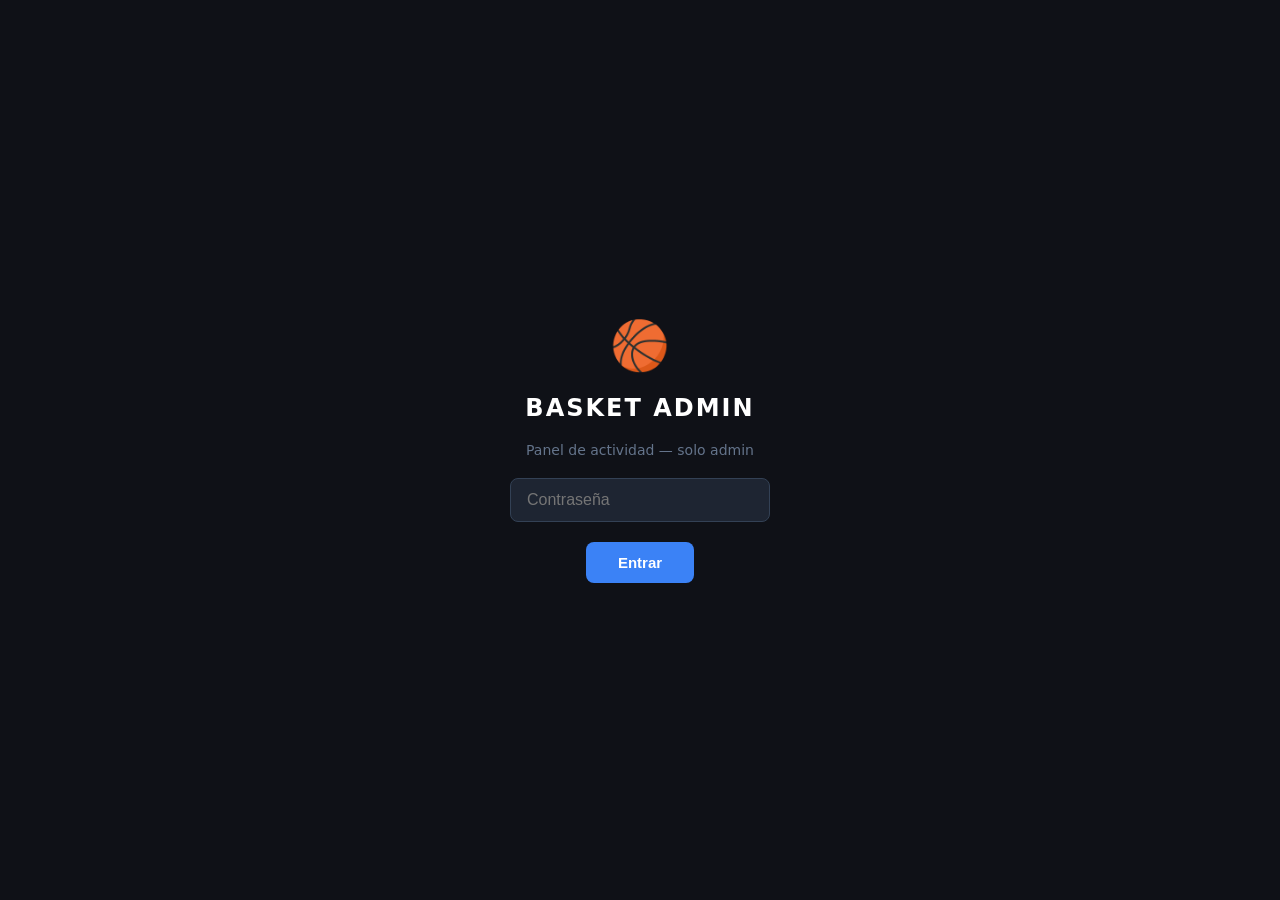
<file: admin/index.html>
<!DOCTYPE html>
<html lang="es">
<head>
  <meta charset="UTF-8">
  <meta name="viewport" content="width=device-width, initial-scale=1">
  <title>Admin — Basket Activity Log</title>
  <style>
    * { box-sizing: border-box; margin: 0; padding: 0; }
    body { font-family: system-ui, sans-serif; background: #0f1117; color: #e2e8f0; min-height: 100vh; }

    /* ── Login Screen ── */
    #loginScreen {
      display: flex; flex-direction: column; align-items: center; justify-content: center;
      min-height: 100vh; gap: 20px; padding: 32px;
    }
    #loginScreen h1 { font-size: 24px; letter-spacing: 2px; color: #fff; }
    #loginScreen p  { color: #64748b; font-size: 14px; }
    #pwInput {
      padding: 12px 16px; border-radius: 8px; border: 1px solid #334155;
      background: #1e2532; color: #fff; font-size: 16px; width: 260px; outline: none;
    }
    #pwInput:focus { border-color: #3b82f6; }
    #loginBtn {
      padding: 12px 32px; border-radius: 8px; border: none;
      background: #3b82f6; color: #fff; font-size: 15px; font-weight: 600; cursor: pointer;
    }
    #loginBtn:hover { background: #2563eb; }
    #loginErr { color: #ef4444; font-size: 13px; display: none; }

    /* ── Dashboard ── */
    #dashboard { display: none; padding: 24px; max-width: 1100px; margin: 0 auto; }
    .dash-header {
      display: flex; align-items: center; justify-content: space-between;
      margin-bottom: 28px; flex-wrap: wrap; gap: 12px;
    }
    .dash-header h1 { font-size: 20px; letter-spacing: 1px; }
    .dash-controls { display: flex; align-items: center; gap: 12px; flex-wrap: wrap; }
    select, input[type=text] {
      padding: 8px 12px; border-radius: 6px; border: 1px solid #334155;
      background: #1e2532; color: #e2e8f0; font-size: 13px;
    }
    #refreshBtn {
      padding: 8px 18px; border-radius: 6px; border: none;
      background: #1e40af; color: #fff; font-size: 13px; cursor: pointer;
    }
    #refreshBtn:hover { background: #1d4ed8; }
    .stats-row {
      display: grid; grid-template-columns: repeat(auto-fit, minmax(160px, 1fr));
      gap: 12px; margin-bottom: 24px;
    }
    .stat-card {
      background: #1e2532; border-radius: 10px; padding: 16px;
      border: 1px solid #1e3a5f;
    }
    .stat-card .num { font-size: 32px; font-weight: 700; color: #60a5fa; }
    .stat-card .lbl { font-size: 12px; color: #64748b; margin-top: 4px; }

    /* ── Table ── */
    .table-wrap { overflow-x: auto; }
    table { width: 100%; border-collapse: collapse; font-size: 13px; }
    thead th {
      background: #1e2532; padding: 10px 14px; text-align: left;
      color: #94a3b8; font-weight: 600; border-bottom: 1px solid #1e3a5f; white-space: nowrap;
    }
    tbody tr { border-bottom: 1px solid #1a202c; }
    tbody tr:hover { background: #1a2536; }
    tbody td { padding: 9px 14px; color: #cbd5e1; }
    .badge {
      display: inline-block; padding: 2px 8px; border-radius: 20px;
      font-size: 11px; font-weight: 600; text-transform: uppercase;
    }
    .badge-open    { background: #1e3a5f; color: #60a5fa; }
    .badge-save    { background: #14532d; color: #4ade80; }
    .badge-other   { background: #2d2736; color: #a78bfa; }
    .tracker-chip {
      display: inline-block; padding: 2px 8px; border-radius: 4px;
      font-size: 11px; background: #1e293b; color: #94a3b8;
    }
    #emptyMsg { text-align: center; padding: 60px; color: #475569; font-size: 15px; }
    #loadingMsg { text-align: center; padding: 60px; color: #64748b; font-size: 14px; }
    #logoutBtn {
      padding: 6px 14px; border-radius: 6px; border: 1px solid #334155;
      background: transparent; color: #64748b; font-size: 12px; cursor: pointer;
    }
    #logoutBtn:hover { color: #e2e8f0; border-color: #475569; }
  </style>
</head>
<body>

<!-- Login -->
<div id="loginScreen">
  <div style="font-size:48px">🏀</div>
  <h1>BASKET ADMIN</h1>
  <p>Panel de actividad — solo admin</p>
  <input id="pwInput" type="password" placeholder="Contraseña" autocomplete="current-password">
  <button id="loginBtn" onclick="doLogin()">Entrar</button>
  <div id="loginErr">Contraseña incorrecta</div>
</div>

<!-- Dashboard -->
<div id="dashboard">
  <div class="dash-header">
    <h1>🏀 Basket Activity Log</h1>
    <div class="dash-controls">
      <select id="filterTracker"><option value="">Todos los trackers</option></select>
      <select id="filterEvent">
        <option value="">Todos los eventos</option>
        <option value="app_open">app_open</option>
        <option value="history_save">history_save</option>
      </select>
      <input id="filterSearch" type="text" placeholder="Buscar..." style="width:160px">
      <button id="refreshBtn" onclick="loadLog()">↺ Actualizar</button>
      <button id="logoutBtn" onclick="doLogout()">Cerrar sesión</button>
    </div>
  </div>

  <div class="stats-row">
    <div class="stat-card"><div class="num" id="statTotal">—</div><div class="lbl">Eventos totales</div></div>
    <div class="stat-card"><div class="num" id="statOpens">—</div><div class="lbl">App opens</div></div>
    <div class="stat-card"><div class="num" id="statSaves">—</div><div class="lbl">Partidos guardados</div></div>
    <div class="stat-card"><div class="num" id="statTrackers">—</div><div class="lbl">Trackers activos</div></div>
  </div>

  <div class="table-wrap">
    <div id="loadingMsg">Cargando...</div>
    <div id="emptyMsg" style="display:none">Sin actividad registrada.</div>
    <table id="logTable" style="display:none">
      <thead>
        <tr>
          <th>Fecha / Hora</th>
          <th>Evento</th>
          <th>Tracker</th>
          <th>Extra</th>
        </tr>
      </thead>
      <tbody id="logBody"></tbody>
    </table>
  </div>
</div>

<script>
const FB_BASE = 'https://titans-tracker-default-rtdb.firebaseio.com';
const PW_HASH = 'b29812aaafb56b9be02534da3fb7fcebbdaefad317cf8db0aab0cea26bd8fbf0';

const TRACKER_LABELS = {
  titans_copa18: 'Titans Copa Sub 18',
  titans_ludos18: 'Titans Ludos Sub 18',
  titans_copa16: 'Titans Copa Sub 16',
  titans_ludos14: 'Titans Ludos Sub 14',
  titans_copa12: 'Titans Copa Sub 12',
  mba_sub13: 'MBA Sub 13',
  mba_sub15: 'MBA Sub 15',
  mba_sub17: 'MBA Sub 17',
};

let allEvents = [];

async function sha256(str) {
  const buf = await crypto.subtle.digest('SHA-256', new TextEncoder().encode(str));
  return Array.from(new Uint8Array(buf)).map(b => b.toString(16).padStart(2, '0')).join('');
}

async function doLogin() {
  const pw = document.getElementById('pwInput').value;
  const hash = await sha256(pw);
  if (hash === PW_HASH) {
    sessionStorage.setItem('admin_ok', '1');
    document.getElementById('loginScreen').style.display = 'none';
    document.getElementById('dashboard').style.display = 'block';
    loadLog();
  } else {
    document.getElementById('loginErr').style.display = 'block';
    document.getElementById('pwInput').value = '';
  }
}

function doLogout() {
  sessionStorage.removeItem('admin_ok');
  document.getElementById('dashboard').style.display = 'none';
  document.getElementById('loginScreen').style.display = 'flex';
  document.getElementById('pwInput').value = '';
}

document.getElementById('pwInput').addEventListener('keydown', e => {
  if (e.key === 'Enter') doLogin();
  document.getElementById('loginErr').style.display = 'none';
});

['filterTracker', 'filterEvent', 'filterSearch'].forEach(id =>
  document.getElementById(id).addEventListener('input', renderTable));

async function loadLog() {
  document.getElementById('loadingMsg').style.display = 'block';
  document.getElementById('emptyMsg').style.display = 'none';
  document.getElementById('logTable').style.display = 'none';

  try {
    const r = await fetch(`${FB_BASE}/activity_log.json`);
    const data = await r.json();

    if (!data) { allEvents = []; }
    else {
      allEvents = Object.values(data).map(e => ({
        event: e.event || '',
        tracker: e.tracker || '',
        ts: e.ts || 0,
        extra: { ...e, event: undefined, tracker: undefined, ts: undefined }
      })).sort((a, b) => b.ts - a.ts);
    }

    // Populate tracker filter
    const sel = document.getElementById('filterTracker');
    const trackers = [...new Set(allEvents.map(e => e.tracker))].sort();
    sel.innerHTML = '<option value="">Todos los trackers</option>';
    trackers.forEach(t => {
      const opt = document.createElement('option');
      opt.value = t;
      opt.textContent = TRACKER_LABELS[t] || t;
      sel.appendChild(opt);
    });

    renderTable();
  } catch(e) {
    document.getElementById('loadingMsg').textContent = 'Error al cargar: ' + e.message;
  }
}

function renderTable() {
  const filterT = document.getElementById('filterTracker').value;
  const filterE = document.getElementById('filterEvent').value;
  const filterS = document.getElementById('filterSearch').value.toLowerCase();

  const filtered = allEvents.filter(e => {
    if (filterT && e.tracker !== filterT) return false;
    if (filterE && e.event !== filterE) return false;
    if (filterS) {
      const hay = (e.event + e.tracker + (TRACKER_LABELS[e.tracker]||'')).toLowerCase();
      if (!hay.includes(filterS)) return false;
    }
    return true;
  });

  const opens  = filtered.filter(e => e.event === 'app_open').length;
  const saves  = filtered.filter(e => e.event === 'history_save').length;
  const activeT = new Set(filtered.map(e => e.tracker)).size;

  document.getElementById('statTotal').textContent    = filtered.length;
  document.getElementById('statOpens').textContent    = opens;
  document.getElementById('statSaves').textContent    = saves;
  document.getElementById('statTrackers').textContent = activeT;

  document.getElementById('loadingMsg').style.display = 'none';

  if (filtered.length === 0) {
    document.getElementById('emptyMsg').style.display = 'block';
    document.getElementById('logTable').style.display = 'none';
    return;
  }

  document.getElementById('emptyMsg').style.display = 'none';
  document.getElementById('logTable').style.display = 'table';

  const body = document.getElementById('logBody');
  body.innerHTML = '';
  filtered.forEach(e => {
    const tr = document.createElement('tr');
    const dt = e.ts ? new Date(e.ts).toLocaleString('es-PA', {
      year:'numeric', month:'2-digit', day:'2-digit',
      hour:'2-digit', minute:'2-digit', second:'2-digit', hour12: false
    }) : '—';

    const badgeCls = e.event === 'app_open' ? 'badge-open'
                   : e.event === 'history_save' ? 'badge-save' : 'badge-other';

    let detail = '';
    if (e.event === 'history_save' && e.extra.gameName) {
      const score = (e.extra.titansScore != null && e.extra.rivalScore != null)
        ? `<span style="color:#4ade80;font-weight:600">${e.extra.titansScore}</span> - <span style="color:#f87171">${e.extra.rivalScore}</span> `
        : '';
      const players = Array.isArray(e.extra.players) && e.extra.players.length
        ? `<div style="color:#64748b;font-size:11px;margin-top:4px">${e.extra.players.join(' · ')}</div>`
        : '';
      detail = `<div>${score}<span style="color:#e2e8f0">${e.extra.gameName}</span></div>${players}`;
    } else if (e.event === 'app_open' && Array.isArray(e.extra.players) && e.extra.players.length) {
      detail = `<div style="color:#64748b;font-size:11px">${e.extra.players.join(' · ')}</div>`;
    } else {
      const extraKeys = Object.keys(e.extra).filter(k => e.extra[k] != null && k !== 'players');
      detail = extraKeys.length ? extraKeys.map(k => `${k}: ${e.extra[k]}`).join(', ') : '—';
    }

    tr.innerHTML = `
      <td>${dt}</td>
      <td><span class="badge ${badgeCls}">${e.event}</span></td>
      <td><span class="tracker-chip">${TRACKER_LABELS[e.tracker] || e.tracker || '—'}</span></td>
      <td style="font-size:12px">${detail}</td>
    `;
    body.appendChild(tr);
  });
}

// Auto-enter if already logged in this session
if (sessionStorage.getItem('admin_ok') === '1') {
  document.getElementById('loginScreen').style.display = 'none';
  document.getElementById('dashboard').style.display = 'block';
  loadLog();
}
</script>
</body>
</html>
</file>
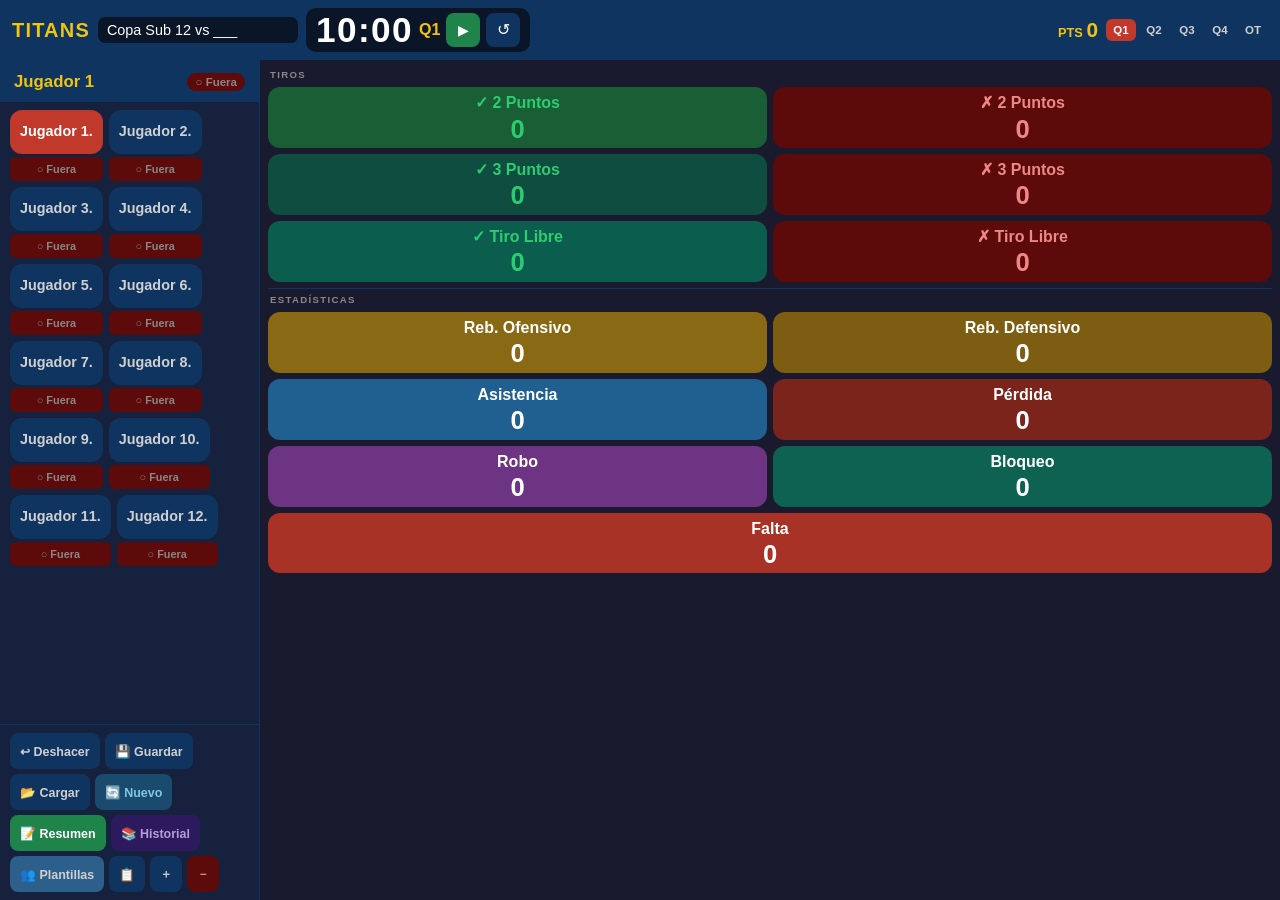
<file: Hombres/Basket/Sub 12/Copa Talento Sub 12/index.html>
<!DOCTYPE html>
<html lang="es">
<head>
  <meta charset="UTF-8">
  <meta name="viewport" content="width=device-width, initial-scale=1, viewport-fit=cover">

  <!-- PWA / iOS -->
  <meta name="apple-mobile-web-app-capable" content="yes">
  <meta name="apple-mobile-web-app-status-bar-style" content="black-translucent">
  <meta name="apple-mobile-web-app-title" content="Copa Talento Sub 12">
  <meta name="theme-color" content="#1a1a2e">
  <link rel="apple-touch-icon" href="icon-192.svg">
  <link rel="manifest" href="manifest.json">

  <title>Copa Talento Sub 12</title>
  <link rel="stylesheet" href="style.css">
</head>
<body>
<div id="app">

  <!-- ═══ HEADER ═══════════════════════════════════════════════════════════ -->
  <header id="header">
    <div class="hd-brand">
      <span class="brand-text">TITANS</span>
      <input id="gameName" type="text" value="Titans vs ___"
             autocomplete="off" spellcheck="false" aria-label="Nombre del partido">
    </div>

    <div class="hd-clock">
      <div id="clockDisplay" class="clock-num">10:00</div>
      <span id="clockQuarter" class="clock-qtr">Q1</span>
      <button id="btnToggleClock" class="icon-btn play-btn" aria-label="Iniciar/Pausar">▶</button>
      <button id="btnResetClock"  class="icon-btn"          aria-label="Resetear cuarto">↺</button>
    </div>

    <div class="hd-right">
      <div class="score-box">PTS <span id="scoreVal">0</span></div>
      <div id="quarterSelector" class="qtr-sel" role="group" aria-label="Cuarto"></div>
    </div>
  </header>

  <!-- ═══ CUERPO (split en landscape) ════════════════════════════════════ -->
  <div class="app-body">

    <!-- Panel izquierdo (landscape) / sección superior (portrait) -->
    <aside id="panelLeft">

      <!-- Jugador activo -->
      <div id="activeBadge" class="active-badge">
        <div id="activeName" class="active-name">Selecciona un jugador</div>
        <div id="activeStatus" class="active-status"></div>
      </div>

      <!-- Lista de jugadores (scroll horizontal) -->
      <div id="playerList" class="player-list" role="list"></div>

      <!-- Log de acciones (solo visible en landscape) -->
      <div id="actionLog" class="action-log landscape-only"></div>

      <!-- Controles -->
      <div class="ctrl-bar">
        <button id="btnUndo"      class="ctrl-btn">↩ Deshacer</button>
        <button id="btnSave"      class="ctrl-btn">💾 Guardar</button>
        <button id="btnLoad"      class="ctrl-btn">📂 Cargar</button>
        <button id="btnNewGame"   class="ctrl-btn new-game-btn">🔄 Nuevo</button>
        <button id="btnReport"    class="ctrl-btn accent-btn">📝 Resumen</button>
        <button id="btnHistorial" class="ctrl-btn hist-btn">📚 Historial</button>
        <button id="btnPlantillas" class="ctrl-btn tpl-btn">👥 Plantillas</button>
        <button id="btnTable"     class="ctrl-btn">📋</button>
        <button id="btnAdd"       class="ctrl-btn">＋</button>
        <button id="btnRemove"    class="ctrl-btn danger-btn">－</button>
      </div>
    </aside>

    <!-- Panel derecho: botones de estadísticas -->
    <main id="panelRight">
      <div id="statGrid" class="stat-grid" role="group" aria-label="Estadísticas"></div>
    </main>

  </div><!-- /app-body -->

  <!-- ═══ TABLA (toggle) ══════════════════════════════════════════════════ -->
  <section id="tableSection" class="table-section hidden" aria-live="polite">
    <div class="table-topbar">
      <span>ESTADÍSTICAS EN VIVO</span>
      <button id="btnCloseTable" class="close-btn">✕</button>
    </div>
    <div class="table-scroll">
      <table id="statsTable"></table>
    </div>
  </section>

</div><!-- /app -->

<!-- Toast notifications -->
<div id="toast" role="status" aria-live="polite"></div>

<!-- SheetJS — cargado async; SW lo cachea para uso offline -->
<script src="https://cdn.sheetjs.com/xlsx-0.20.2/package/dist/xlsx.full.min.js" defer></script>
<script src="app.js?v=5" defer></script>

<!-- Plantillas Modal -->
<div id="tplModal" class="tpl-overlay" hidden>
  <div class="tpl-box">
    <div class="tpl-hdr">
      <span>👥 Plantillas de Equipo</span>
      <button class="tpl-close-btn" onclick="document.getElementById('tplModal').hidden=true">✕</button>
    </div>
    <div id="tplList" class="tpl-list"></div>
    <div class="tpl-footer">
      <button class="tpl-action-btn" onclick="saveCurrentAsTemplate()">💾 Guardar nómina actual como plantilla</button>
    </div>
  </div>
</div>

</body>
</html>
</file>
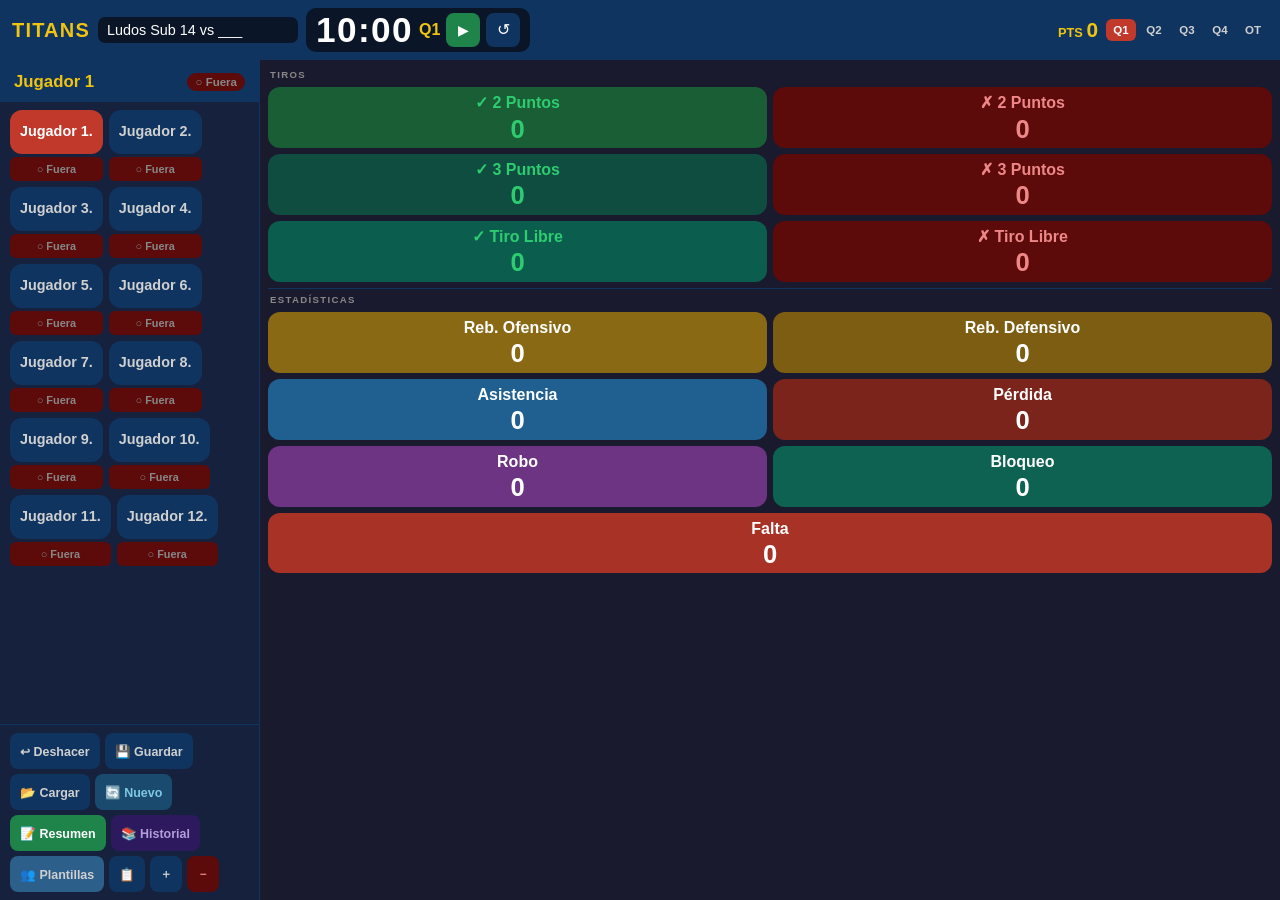
<file: Hombres/Basket/Sub 14/Ludos Sub 14/index.html>
<!DOCTYPE html>
<html lang="es">
<head>
  <meta charset="UTF-8">
  <meta name="viewport" content="width=device-width, initial-scale=1, viewport-fit=cover">

  <!-- PWA / iOS -->
  <meta name="apple-mobile-web-app-capable" content="yes">
  <meta name="apple-mobile-web-app-status-bar-style" content="black-translucent">
  <meta name="apple-mobile-web-app-title" content="Ludos Sub 14">
  <meta name="theme-color" content="#1a1a2e">
  <link rel="apple-touch-icon" href="icon-192.svg">
  <link rel="manifest" href="manifest.json">

  <title>Ludos Sub 14</title>
  <link rel="stylesheet" href="style.css">
</head>
<body>
<div id="app">

  <!-- ═══ HEADER ═══════════════════════════════════════════════════════════ -->
  <header id="header">
    <div class="hd-brand">
      <span class="brand-text">TITANS</span>
      <input id="gameName" type="text" value="Titans vs ___"
             autocomplete="off" spellcheck="false" aria-label="Nombre del partido">
    </div>

    <div class="hd-clock">
      <div id="clockDisplay" class="clock-num">10:00</div>
      <span id="clockQuarter" class="clock-qtr">Q1</span>
      <button id="btnToggleClock" class="icon-btn play-btn" aria-label="Iniciar/Pausar">▶</button>
      <button id="btnResetClock"  class="icon-btn"          aria-label="Resetear cuarto">↺</button>
    </div>

    <div class="hd-right">
      <div class="score-box">PTS <span id="scoreVal">0</span></div>
      <div id="quarterSelector" class="qtr-sel" role="group" aria-label="Cuarto"></div>
    </div>
  </header>

  <!-- ═══ CUERPO (split en landscape) ════════════════════════════════════ -->
  <div class="app-body">

    <!-- Panel izquierdo (landscape) / sección superior (portrait) -->
    <aside id="panelLeft">

      <!-- Jugador activo -->
      <div id="activeBadge" class="active-badge">
        <div id="activeName" class="active-name">Selecciona un jugador</div>
        <div id="activeStatus" class="active-status"></div>
      </div>

      <!-- Lista de jugadores (scroll horizontal) -->
      <div id="playerList" class="player-list" role="list"></div>

      <!-- Log de acciones (solo visible en landscape) -->
      <div id="actionLog" class="action-log landscape-only"></div>

      <!-- Controles -->
      <div class="ctrl-bar">
        <button id="btnUndo"      class="ctrl-btn">↩ Deshacer</button>
        <button id="btnSave"      class="ctrl-btn">💾 Guardar</button>
        <button id="btnLoad"      class="ctrl-btn">📂 Cargar</button>
        <button id="btnNewGame"   class="ctrl-btn new-game-btn">🔄 Nuevo</button>
        <button id="btnReport"    class="ctrl-btn accent-btn">📝 Resumen</button>
        <button id="btnHistorial" class="ctrl-btn hist-btn">📚 Historial</button>
        <button id="btnPlantillas" class="ctrl-btn tpl-btn">👥 Plantillas</button>
        <button id="btnTable"     class="ctrl-btn">📋</button>
        <button id="btnAdd"       class="ctrl-btn">＋</button>
        <button id="btnRemove"    class="ctrl-btn danger-btn">－</button>
      </div>
    </aside>

    <!-- Panel derecho: botones de estadísticas -->
    <main id="panelRight">
      <div id="statGrid" class="stat-grid" role="group" aria-label="Estadísticas"></div>
    </main>

  </div><!-- /app-body -->

  <!-- ═══ TABLA (toggle) ══════════════════════════════════════════════════ -->
  <section id="tableSection" class="table-section hidden" aria-live="polite">
    <div class="table-topbar">
      <span>ESTADÍSTICAS EN VIVO</span>
      <button id="btnCloseTable" class="close-btn">✕</button>
    </div>
    <div class="table-scroll">
      <table id="statsTable"></table>
    </div>
  </section>

</div><!-- /app -->

<!-- Toast notifications -->
<div id="toast" role="status" aria-live="polite"></div>

<!-- SheetJS — cargado async; SW lo cachea para uso offline -->
<script src="https://cdn.sheetjs.com/xlsx-0.20.2/package/dist/xlsx.full.min.js" defer></script>
<script src="app.js?v=5" defer></script>

<!-- Plantillas Modal -->
<div id="tplModal" class="tpl-overlay" hidden>
  <div class="tpl-box">
    <div class="tpl-hdr">
      <span>👥 Plantillas de Equipo</span>
      <button class="tpl-close-btn" onclick="document.getElementById('tplModal').hidden=true">✕</button>
    </div>
    <div id="tplList" class="tpl-list"></div>
    <div class="tpl-footer">
      <button class="tpl-action-btn" onclick="saveCurrentAsTemplate()">💾 Guardar nómina actual como plantilla</button>
    </div>
  </div>
</div>

</body>
</html>
</file>
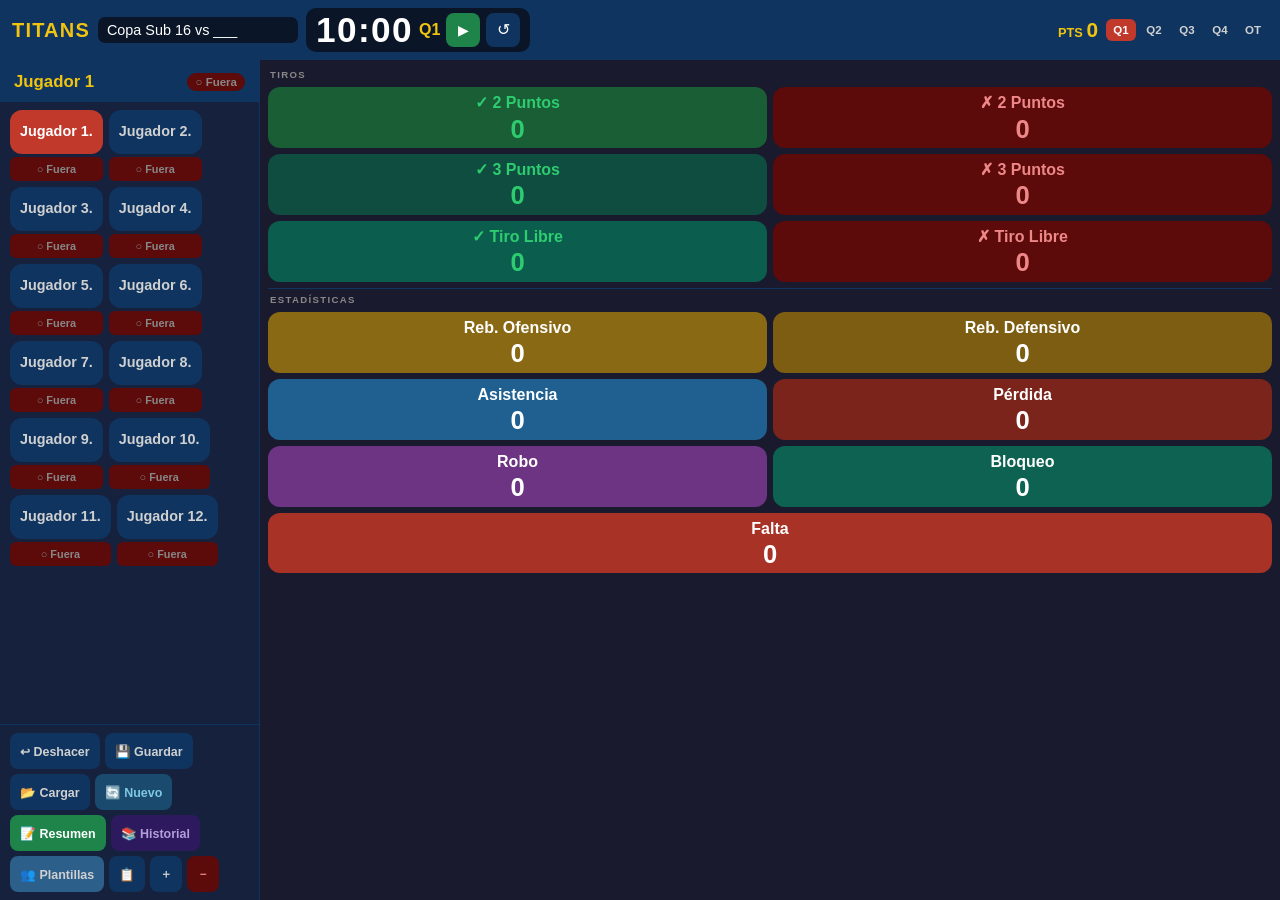
<file: Hombres/Basket/Sub 16/Copa Talento Sub 16/index.html>
<!DOCTYPE html>
<html lang="es">
<head>
  <meta charset="UTF-8">
  <meta name="viewport" content="width=device-width, initial-scale=1, viewport-fit=cover">

  <!-- PWA / iOS -->
  <meta name="apple-mobile-web-app-capable" content="yes">
  <meta name="apple-mobile-web-app-status-bar-style" content="black-translucent">
  <meta name="apple-mobile-web-app-title" content="Copa Talento Sub 16">
  <meta name="theme-color" content="#1a1a2e">
  <link rel="apple-touch-icon" href="icon-192.svg">
  <link rel="manifest" href="manifest.json">

  <title>Copa Talento Sub 16</title>
  <link rel="stylesheet" href="style.css">
</head>
<body>
<div id="app">

  <!-- ═══ HEADER ═══════════════════════════════════════════════════════════ -->
  <header id="header">
    <div class="hd-brand">
      <span class="brand-text">TITANS</span>
      <input id="gameName" type="text" value="Titans vs ___"
             autocomplete="off" spellcheck="false" aria-label="Nombre del partido">
    </div>

    <div class="hd-clock">
      <div id="clockDisplay" class="clock-num">10:00</div>
      <span id="clockQuarter" class="clock-qtr">Q1</span>
      <button id="btnToggleClock" class="icon-btn play-btn" aria-label="Iniciar/Pausar">▶</button>
      <button id="btnResetClock"  class="icon-btn"          aria-label="Resetear cuarto">↺</button>
    </div>

    <div class="hd-right">
      <div class="score-box">PTS <span id="scoreVal">0</span></div>
      <div id="quarterSelector" class="qtr-sel" role="group" aria-label="Cuarto"></div>
    </div>
  </header>

  <!-- ═══ CUERPO (split en landscape) ════════════════════════════════════ -->
  <div class="app-body">

    <!-- Panel izquierdo (landscape) / sección superior (portrait) -->
    <aside id="panelLeft">

      <!-- Jugador activo -->
      <div id="activeBadge" class="active-badge">
        <div id="activeName" class="active-name">Selecciona un jugador</div>
        <div id="activeStatus" class="active-status"></div>
      </div>

      <!-- Lista de jugadores (scroll horizontal) -->
      <div id="playerList" class="player-list" role="list"></div>

      <!-- Log de acciones (solo visible en landscape) -->
      <div id="actionLog" class="action-log landscape-only"></div>

      <!-- Controles -->
      <div class="ctrl-bar">
        <button id="btnUndo"      class="ctrl-btn">↩ Deshacer</button>
        <button id="btnSave"      class="ctrl-btn">💾 Guardar</button>
        <button id="btnLoad"      class="ctrl-btn">📂 Cargar</button>
        <button id="btnNewGame"   class="ctrl-btn new-game-btn">🔄 Nuevo</button>
        <button id="btnReport"    class="ctrl-btn accent-btn">📝 Resumen</button>
        <button id="btnHistorial" class="ctrl-btn hist-btn">📚 Historial</button>
        <button id="btnPlantillas" class="ctrl-btn tpl-btn">👥 Plantillas</button>
        <button id="btnTable"     class="ctrl-btn">📋</button>
        <button id="btnAdd"       class="ctrl-btn">＋</button>
        <button id="btnRemove"    class="ctrl-btn danger-btn">－</button>
      </div>
    </aside>

    <!-- Panel derecho: botones de estadísticas -->
    <main id="panelRight">
      <div id="statGrid" class="stat-grid" role="group" aria-label="Estadísticas"></div>
    </main>

  </div><!-- /app-body -->

  <!-- ═══ TABLA (toggle) ══════════════════════════════════════════════════ -->
  <section id="tableSection" class="table-section hidden" aria-live="polite">
    <div class="table-topbar">
      <span>ESTADÍSTICAS EN VIVO</span>
      <button id="btnCloseTable" class="close-btn">✕</button>
    </div>
    <div class="table-scroll">
      <table id="statsTable"></table>
    </div>
  </section>

</div><!-- /app -->

<!-- Toast notifications -->
<div id="toast" role="status" aria-live="polite"></div>

<!-- SheetJS — cargado async; SW lo cachea para uso offline -->
<script src="https://cdn.sheetjs.com/xlsx-0.20.2/package/dist/xlsx.full.min.js" defer></script>
<script src="app.js?v=5" defer></script>

<!-- Plantillas Modal -->
<div id="tplModal" class="tpl-overlay" hidden>
  <div class="tpl-box">
    <div class="tpl-hdr">
      <span>👥 Plantillas de Equipo</span>
      <button class="tpl-close-btn" onclick="document.getElementById('tplModal').hidden=true">✕</button>
    </div>
    <div id="tplList" class="tpl-list"></div>
    <div class="tpl-footer">
      <button class="tpl-action-btn" onclick="saveCurrentAsTemplate()">💾 Guardar nómina actual como plantilla</button>
    </div>
  </div>
</div>

</body>
</html>
</file>
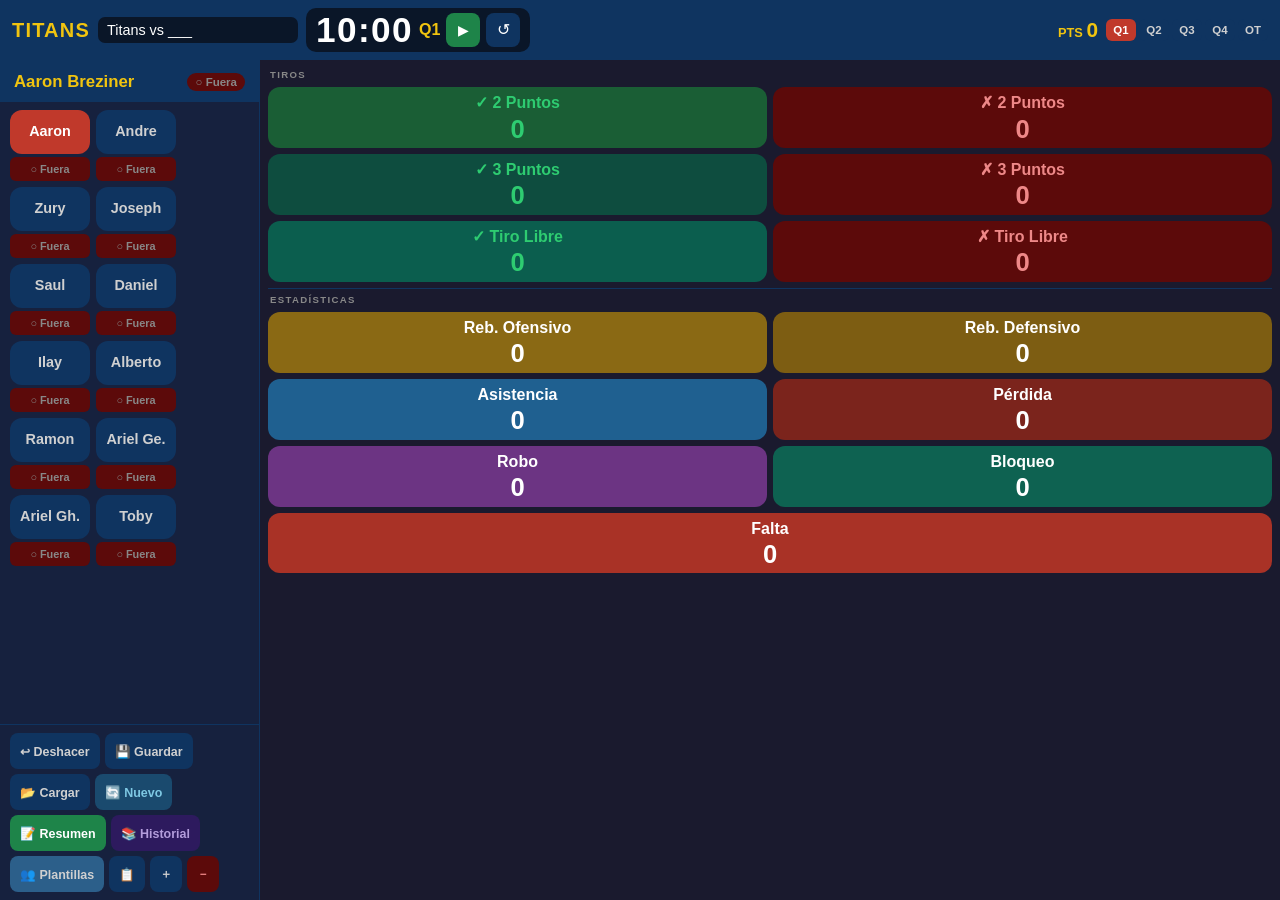
<file: Hombres/Basket/Sub 18/Copa Talento Sub 18/index.html>
<!DOCTYPE html>
<html lang="es">
<head>
  <meta charset="UTF-8">
  <meta name="viewport" content="width=device-width, initial-scale=1, viewport-fit=cover">

  <!-- PWA / iOS -->
  <meta name="apple-mobile-web-app-capable" content="yes">
  <meta name="apple-mobile-web-app-status-bar-style" content="black-translucent">
  <meta name="apple-mobile-web-app-title" content="Titans Sub 18">
  <meta name="theme-color" content="#1a1a2e">
  <link rel="apple-touch-icon" href="icon-192.svg">
  <link rel="manifest" href="manifest.json">

  <title>Titans Sub 18</title>
  <link rel="stylesheet" href="style.css">
</head>
<body>
<div id="app">

  <!-- ═══ HEADER ═══════════════════════════════════════════════════════════ -->
  <header id="header">
    <div class="hd-brand">
      <span class="brand-text">TITANS</span>
      <input id="gameName" type="text" value="Titans vs ___"
             autocomplete="off" spellcheck="false" aria-label="Nombre del partido">
    </div>

    <div class="hd-clock">
      <div id="clockDisplay" class="clock-num">10:00</div>
      <span id="clockQuarter" class="clock-qtr">Q1</span>
      <button id="btnToggleClock" class="icon-btn play-btn" aria-label="Iniciar/Pausar">▶</button>
      <button id="btnResetClock"  class="icon-btn"          aria-label="Resetear cuarto">↺</button>
    </div>

    <div class="hd-right">
      <div class="score-box">PTS <span id="scoreVal">0</span></div>
      <div id="quarterSelector" class="qtr-sel" role="group" aria-label="Cuarto"></div>
    </div>
  </header>

  <!-- ═══ CUERPO (split en landscape) ════════════════════════════════════ -->
  <div class="app-body">

    <!-- Panel izquierdo (landscape) / sección superior (portrait) -->
    <aside id="panelLeft">

      <!-- Jugador activo -->
      <div id="activeBadge" class="active-badge">
        <div id="activeName" class="active-name">Selecciona un jugador</div>
        <div id="activeStatus" class="active-status"></div>
      </div>

      <!-- Lista de jugadores (scroll horizontal) -->
      <div id="playerList" class="player-list" role="list"></div>

      <!-- Log de acciones (solo visible en landscape) -->
      <div id="actionLog" class="action-log landscape-only"></div>

      <!-- Controles -->
      <div class="ctrl-bar">
        <button id="btnUndo"      class="ctrl-btn">↩ Deshacer</button>
        <button id="btnSave"      class="ctrl-btn">💾 Guardar</button>
        <button id="btnLoad"      class="ctrl-btn">📂 Cargar</button>
        <button id="btnNewGame"   class="ctrl-btn new-game-btn">🔄 Nuevo</button>
        <button id="btnReport"    class="ctrl-btn accent-btn">📝 Resumen</button>
        <button id="btnHistorial" class="ctrl-btn hist-btn">📚 Historial</button>
        <button id="btnPlantillas" class="ctrl-btn tpl-btn">👥 Plantillas</button>
        <button id="btnTable"     class="ctrl-btn">📋</button>
        <button id="btnAdd"       class="ctrl-btn">＋</button>
        <button id="btnRemove"    class="ctrl-btn danger-btn">－</button>
      </div>
    </aside>

    <!-- Panel derecho: botones de estadísticas -->
    <main id="panelRight">
      <div id="statGrid" class="stat-grid" role="group" aria-label="Estadísticas"></div>
    </main>

  </div><!-- /app-body -->

  <!-- ═══ TABLA (toggle) ══════════════════════════════════════════════════ -->
  <section id="tableSection" class="table-section hidden" aria-live="polite">
    <div class="table-topbar">
      <span>ESTADÍSTICAS EN VIVO</span>
      <button id="btnCloseTable" class="close-btn">✕</button>
    </div>
    <div class="table-scroll">
      <table id="statsTable"></table>
    </div>
  </section>

</div><!-- /app -->

<!-- Toast notifications -->
<div id="toast" role="status" aria-live="polite"></div>

<!-- SheetJS — cargado async; SW lo cachea para uso offline -->
<script src="https://cdn.sheetjs.com/xlsx-0.20.2/package/dist/xlsx.full.min.js" defer></script>
<script src="app.js?v=5" defer></script>

<!-- Plantillas Modal -->
<div id="tplModal" class="tpl-overlay" hidden>
  <div class="tpl-box">
    <div class="tpl-hdr">
      <span>👥 Plantillas de Equipo</span>
      <button class="tpl-close-btn" onclick="document.getElementById('tplModal').hidden=true">✕</button>
    </div>
    <div id="tplList" class="tpl-list"></div>
    <div class="tpl-footer">
      <button class="tpl-action-btn" onclick="saveCurrentAsTemplate()">💾 Guardar nómina actual como plantilla</button>
    </div>
  </div>
</div>

</body>
</html>
</file>
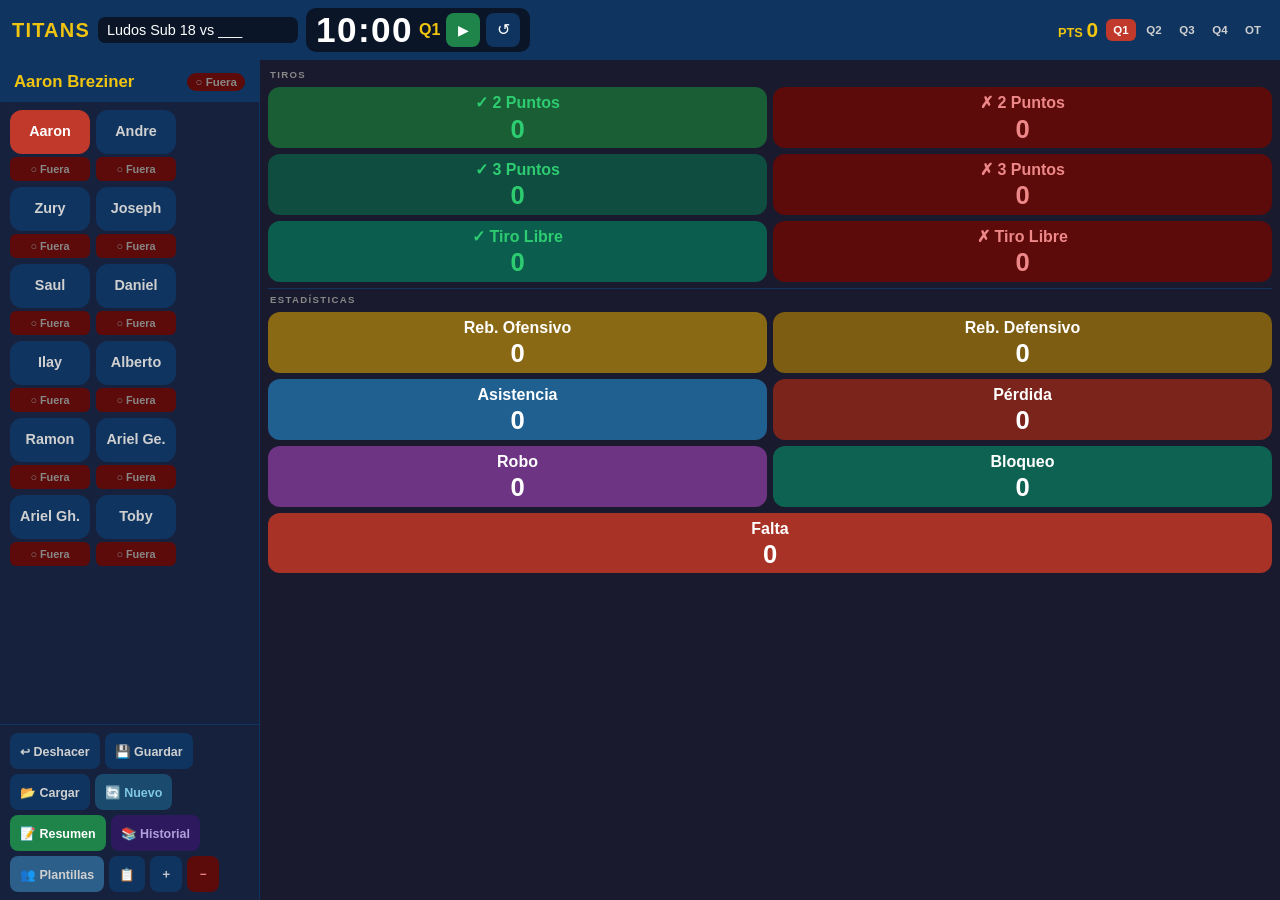
<file: Hombres/Basket/Sub 18/Ludos Sub 18/index.html>
<!DOCTYPE html>
<html lang="es">
<head>
  <meta charset="UTF-8">
  <meta name="viewport" content="width=device-width, initial-scale=1, viewport-fit=cover">

  <!-- PWA / iOS -->
  <meta name="apple-mobile-web-app-capable" content="yes">
  <meta name="apple-mobile-web-app-status-bar-style" content="black-translucent">
  <meta name="apple-mobile-web-app-title" content="Ludos Sub 18">
  <meta name="theme-color" content="#1a1a2e">
  <link rel="apple-touch-icon" href="icon-192.svg">
  <link rel="manifest" href="manifest.json">

  <title>Ludos Sub 18</title>
  <link rel="stylesheet" href="style.css">
</head>
<body>
<div id="app">

  <!-- ═══ HEADER ═══════════════════════════════════════════════════════════ -->
  <header id="header">
    <div class="hd-brand">
      <span class="brand-text">TITANS</span>
      <input id="gameName" type="text" value="Titans vs ___"
             autocomplete="off" spellcheck="false" aria-label="Nombre del partido">
    </div>

    <div class="hd-clock">
      <div id="clockDisplay" class="clock-num">10:00</div>
      <span id="clockQuarter" class="clock-qtr">Q1</span>
      <button id="btnToggleClock" class="icon-btn play-btn" aria-label="Iniciar/Pausar">▶</button>
      <button id="btnResetClock"  class="icon-btn"          aria-label="Resetear cuarto">↺</button>
    </div>

    <div class="hd-right">
      <div class="score-box">PTS <span id="scoreVal">0</span></div>
      <div id="quarterSelector" class="qtr-sel" role="group" aria-label="Cuarto"></div>
    </div>
  </header>

  <!-- ═══ CUERPO (split en landscape) ════════════════════════════════════ -->
  <div class="app-body">

    <!-- Panel izquierdo (landscape) / sección superior (portrait) -->
    <aside id="panelLeft">

      <!-- Jugador activo -->
      <div id="activeBadge" class="active-badge">
        <div id="activeName" class="active-name">Selecciona un jugador</div>
        <div id="activeStatus" class="active-status"></div>
      </div>

      <!-- Lista de jugadores (scroll horizontal) -->
      <div id="playerList" class="player-list" role="list"></div>

      <!-- Log de acciones (solo visible en landscape) -->
      <div id="actionLog" class="action-log landscape-only"></div>

      <!-- Controles -->
      <div class="ctrl-bar">
        <button id="btnUndo"      class="ctrl-btn">↩ Deshacer</button>
        <button id="btnSave"      class="ctrl-btn">💾 Guardar</button>
        <button id="btnLoad"      class="ctrl-btn">📂 Cargar</button>
        <button id="btnNewGame"   class="ctrl-btn new-game-btn">🔄 Nuevo</button>
        <button id="btnReport"    class="ctrl-btn accent-btn">📝 Resumen</button>
        <button id="btnHistorial" class="ctrl-btn hist-btn">📚 Historial</button>
        <button id="btnPlantillas" class="ctrl-btn tpl-btn">👥 Plantillas</button>
        <button id="btnTable"     class="ctrl-btn">📋</button>
        <button id="btnAdd"       class="ctrl-btn">＋</button>
        <button id="btnRemove"    class="ctrl-btn danger-btn">－</button>
      </div>
    </aside>

    <!-- Panel derecho: botones de estadísticas -->
    <main id="panelRight">
      <div id="statGrid" class="stat-grid" role="group" aria-label="Estadísticas"></div>
    </main>

  </div><!-- /app-body -->

  <!-- ═══ TABLA (toggle) ══════════════════════════════════════════════════ -->
  <section id="tableSection" class="table-section hidden" aria-live="polite">
    <div class="table-topbar">
      <span>ESTADÍSTICAS EN VIVO</span>
      <button id="btnCloseTable" class="close-btn">✕</button>
    </div>
    <div class="table-scroll">
      <table id="statsTable"></table>
    </div>
  </section>

</div><!-- /app -->

<!-- Toast notifications -->
<div id="toast" role="status" aria-live="polite"></div>

<!-- SheetJS — cargado async; SW lo cachea para uso offline -->
<script src="https://cdn.sheetjs.com/xlsx-0.20.2/package/dist/xlsx.full.min.js" defer></script>
<script src="app.js?v=5" defer></script>

<!-- Plantillas Modal -->
<div id="tplModal" class="tpl-overlay" hidden>
  <div class="tpl-box">
    <div class="tpl-hdr">
      <span>👥 Plantillas de Equipo</span>
      <button class="tpl-close-btn" onclick="document.getElementById('tplModal').hidden=true">✕</button>
    </div>
    <div id="tplList" class="tpl-list"></div>
    <div class="tpl-footer">
      <button class="tpl-action-btn" onclick="saveCurrentAsTemplate()">💾 Guardar nómina actual como plantilla</button>
    </div>
  </div>
</div>

</body>
</html>
</file>
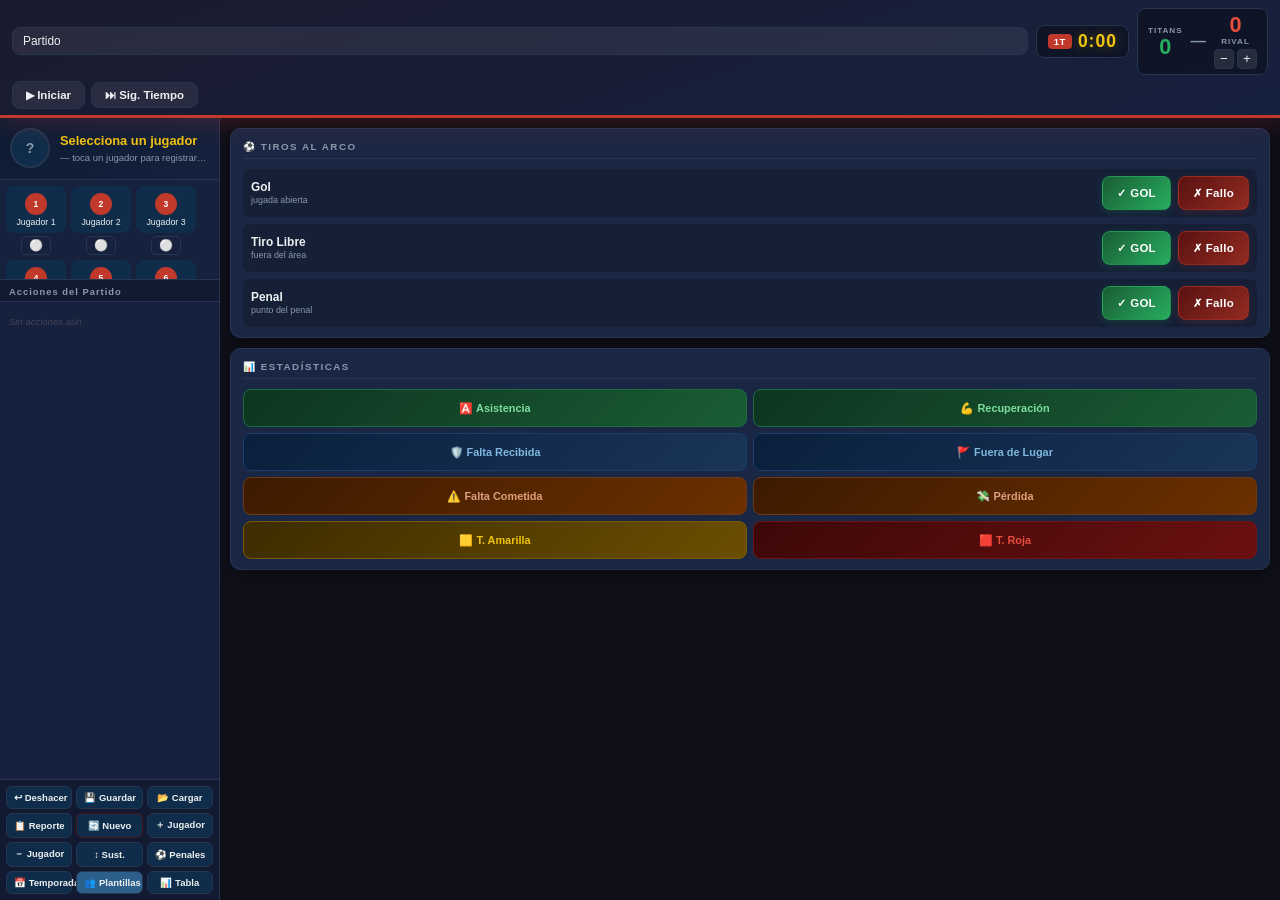
<file: Hombres/Soccer/Sub 10/Copa Talento Sub 10/index.html>
<!DOCTYPE html>
<html lang="es">
<head>
  <meta charset="UTF-8">
  <meta name="viewport" content="width=device-width, initial-scale=1, viewport-fit=cover">
  <meta name="apple-mobile-web-app-capable" content="yes">
  <meta name="apple-mobile-web-app-status-bar-style" content="black-translucent">
  <meta name="apple-mobile-web-app-title" content="Titans">
  <meta name="theme-color" content="#c0392b">
  <link rel="apple-touch-icon" href="icon-192.svg">
  <link rel="manifest" href="manifest.json">
  <link rel="stylesheet" href="style.css">
  <title>Fútbol Sub 10</title>
</head>
<body>
<div id="app">

  <!-- ── Header ── -->
  <header id="header">
    <div class="hrow hrow-top">
      <input id="game-name" type="text" placeholder="Nombre del Partido" autocomplete="off" spellcheck="false">
      <div class="clock-wrap">
        <span id="half-pill">1T</span>
        <span id="clock">0:00</span>
      </div>
      <div class="score-wrap">
        <div class="score-side">
          <span class="score-team-name">TITANS</span>
          <span id="team-score">0</span>
        </div>
        <span class="score-dash">—</span>
        <div class="score-side rival">
          <span id="rival-score">0</span>
          <span class="score-team-name" id="rival-lbl">RIVAL</span>
          <div class="rival-adj">
            <button id="rival-minus" aria-label="Quitar gol rival">−</button>
            <button id="rival-plus"  aria-label="Agregar gol rival">+</button>
          </div>
        </div>
      </div>
    </div>
    <div class="hrow hrow-ctrl">
      <button id="btn-clock" class="hbtn clock-btn">▶ Iniciar</button>
      <button id="btn-half"  class="hbtn">⏭ Sig. Tiempo</button>
      <div class="spacer"></div>
    </div>
  </header>

  <!-- ── Main ── -->
  <div id="main">

    <!-- Left Panel -->
    <div id="left-panel">

      <!-- Active badge -->
      <div id="active-badge">
        <div id="badge-avatar">?</div>
        <div id="badge-info">
          <span id="active-name">Selecciona un jugador</span>
          <span id="active-status">— toca un jugador para registrar estadísticas —</span>
        </div>
      </div>

      <!-- Position selector (visible when player selected) -->
      <div id="position-selector" class="hidden">
        <span class="pos-label">Posición:</span>
        <button class="pos-btn" data-pos="">—</button>
        <button class="pos-btn" data-pos="GK">GK</button>
        <button class="pos-btn" data-pos="DEF">DEF</button>
        <button class="pos-btn" data-pos="MED">MED</button>
        <button class="pos-btn" data-pos="DEL">DEL</button>
      </div>

      <!-- Player list -->
      <div id="player-list"></div>

      <!-- Log (landscape only) -->
      <div id="action-log">
        <div class="log-title">Acciones del Partido</div>
        <div id="log-entries"></div>
      </div>

      <!-- Control buttons -->
      <div id="ctrl-btns">
        <button id="btn-undo"    class="cb">↩ Deshacer</button>
        <button id="btn-save"    class="cb">💾 Guardar</button>
        <button id="btn-load"    class="cb">📂 Cargar</button>
        <button id="btn-report"  class="cb">📋 Reporte</button>
        <button id="btn-new"     class="cb danger">🔄 Nuevo</button>
        <button id="btn-add"     class="cb">＋ Jugador</button>
        <button id="btn-remove"  class="cb">－ Jugador</button>
        <button id="btn-sub"     class="cb">↕ Sust.</button>
        <button id="btn-penalty" class="cb">⚽ Penales</button>
        <button id="btn-season"  class="cb">📅 Temporada</button>
        <button id="btn-plantillas" class="cb tpl-btn">👥 Plantillas</button>
        <button id="btn-table"   class="cb">📊 Tabla</button>
      </div>
    </div>

    <!-- Right Panel -->
    <div id="right-panel">

      <!-- Shots card -->
      <div class="rcard">
        <div class="section-title">⚽ TIROS AL ARCO</div>
        <div class="shot-grid">
          <div class="shot-row">
            <span class="shot-lbl">
              <span class="shot-lbl-main">Gol</span>
              <span class="shot-lbl-sub">jugada abierta</span>
            </span>
            <button class="sbtn made"   data-type="goles">✓ GOL</button>
            <button class="sbtn missed" data-type="goles">✗ Fallo</button>
          </div>
          <div class="shot-row">
            <span class="shot-lbl">
              <span class="shot-lbl-main">Tiro Libre</span>
              <span class="shot-lbl-sub">fuera del área</span>
            </span>
            <button class="sbtn made"   data-type="tirosLibres">✓ GOL</button>
            <button class="sbtn missed" data-type="tirosLibres">✗ Fallo</button>
          </div>
          <div class="shot-row">
            <span class="shot-lbl">
              <span class="shot-lbl-main">Penal</span>
              <span class="shot-lbl-sub">punto del penal</span>
            </span>
            <button class="sbtn made"   data-type="penales">✓ GOL</button>
            <button class="sbtn missed" data-type="penales">✗ Fallo</button>
          </div>
        </div>
      </div>

      <!-- Stats card -->
      <div class="rcard">
        <div class="section-title">📊 ESTADÍSTICAS</div>
        <div class="stat-grid">
          <button class="stbtn positive"  data-stat="asistencias">🅰️ Asistencia</button>
          <button class="stbtn positive"  data-stat="recuperaciones">💪 Recuperación</button>
          <button class="stbtn neutral"   data-stat="faltasRecibidas">🛡️ Falta Recibida</button>
          <button class="stbtn neutral"   data-stat="fueraLugar">🚩 Fuera de Lugar</button>
          <button class="stbtn negative"  data-stat="faltasCometidas">⚠️ Falta Cometida</button>
          <button class="stbtn negative"  data-stat="perdidas">💸 Pérdida</button>
          <button class="stbtn amarilla"  data-stat="tarjetasAmarillas">🟨 T. Amarilla</button>
          <button class="stbtn roja"      data-stat="tarjetasRojas">🟥 T. Roja</button>
        </div>
      </div>

    </div>
  </div>

  <!-- Stats table -->
  <div id="stats-panel" class="hidden">
    <div class="table-header">
      <span>Tabla de Estadísticas</span>
      <button id="btn-close-table">✕</button>
    </div>
    <div class="table-scroll">
      <table id="stats-tbl">
        <thead>
          <tr>
            <th class="scol">Jugador</th>
            <th>POS</th><th>MIN</th><th>GOL</th>
            <th>T M/A</th><th>TL M/A</th><th>P M/A</th>
            <th>%T</th><th>%TL</th><th>%P</th>
            <th>AST</th><th>FC</th><th>FR</th>
            <th>T.AM</th><th>T.RO</th><th>FUERA</th><th>REC</th><th>PERD</th>
          </tr>
        </thead>
        <tbody id="stats-tbody"></tbody>
      </table>
    </div>
  </div>

</div><!-- /app -->

<!-- ── Substitution Modal ── -->
<div id="sub-modal" class="modal-overlay hidden">
  <div class="modal-box">
    <div class="modal-title">↕ Sustitución</div>
    <div class="modal-field">
      <label>Sale del campo:</label>
      <select id="sub-out-select"></select>
    </div>
    <div class="modal-field">
      <label>Entra al campo:</label>
      <select id="sub-in-select"></select>
    </div>
    <div class="modal-btns">
      <button id="sub-confirm" class="modal-confirm">✓ Confirmar</button>
      <button id="sub-cancel"  class="cb">Cancelar</button>
    </div>
  </div>
</div>

<!-- ── Penalty Shootout Modal ── -->
<div id="penalty-modal" class="modal-overlay hidden">
  <div class="modal-box penalty-box">
    <div class="modal-title">⚽ Tanda de Penales</div>
    <div id="pen-score-display" class="pen-score">Titans 0 — 0 Rival</div>
    <div id="pen-winner" class="pen-winner hidden"></div>
    <div class="table-scroll pen-table-wrap">
      <table id="penalty-table">
        <thead>
          <tr><th>#</th><th>TITANS</th><th></th><th>RIVAL</th></tr>
        </thead>
        <tbody id="penalty-tbody"></tbody>
      </table>
    </div>
    <div class="pen-controls">
      <div class="pen-side">
        <div class="pen-side-label">TITANS</div>
        <select id="pen-player-select"></select>
        <div class="pen-side-btns">
          <button id="pen-titans-made"  class="pen-btn made">✓ GOL</button>
          <button id="pen-titans-miss"  class="pen-btn missed">✗ Fallo</button>
        </div>
      </div>
      <div class="pen-divider"></div>
      <div class="pen-side">
        <div class="pen-side-label">RIVAL</div>
        <div class="pen-side-btns">
          <button id="pen-rival-made"   class="pen-btn made">✓ GOL</button>
          <button id="pen-rival-miss"   class="pen-btn missed">✗ Fallo</button>
        </div>
      </div>
    </div>
    <div class="modal-footer">
      <button id="pen-undo"  class="cb">↩ Deshacer</button>
      <button id="pen-close" class="cb danger">Cerrar</button>
    </div>
  </div>
</div>

<!-- ── Season Modal ── -->
<div id="season-modal" class="modal-overlay hidden">
  <div class="modal-box season-box">
    <div class="modal-title">📅 Estadísticas de Temporada</div>
    <div id="season-content" class="season-content"></div>
    <div class="modal-footer">
      <button id="season-save"  class="modal-confirm">💾 Guardar partido actual</button>
      <button id="season-clear" class="cb danger">🗑️ Limpiar temporada</button>
      <button id="season-close" class="cb">Cerrar</button>
    </div>
  </div>
</div>

<div id="toast"></div>
<script src="app.js"></script>

<!-- Plantillas Modal -->
<div id="tplModal" class="tpl-overlay" hidden>
  <div class="tpl-box">
    <div class="tpl-hdr">
      <span>👥 Plantillas de Equipo</span>
      <button class="tpl-close-btn" onclick="document.getElementById('tplModal').hidden=true">✕</button>
    </div>
    <div id="tplList" class="tpl-list"></div>
    <div class="tpl-footer">
      <button class="tpl-action-btn" onclick="saveCurrentAsTemplate()">💾 Guardar nómina actual como plantilla</button>
    </div>
  </div>
</div>

</body>
</html>
</file>
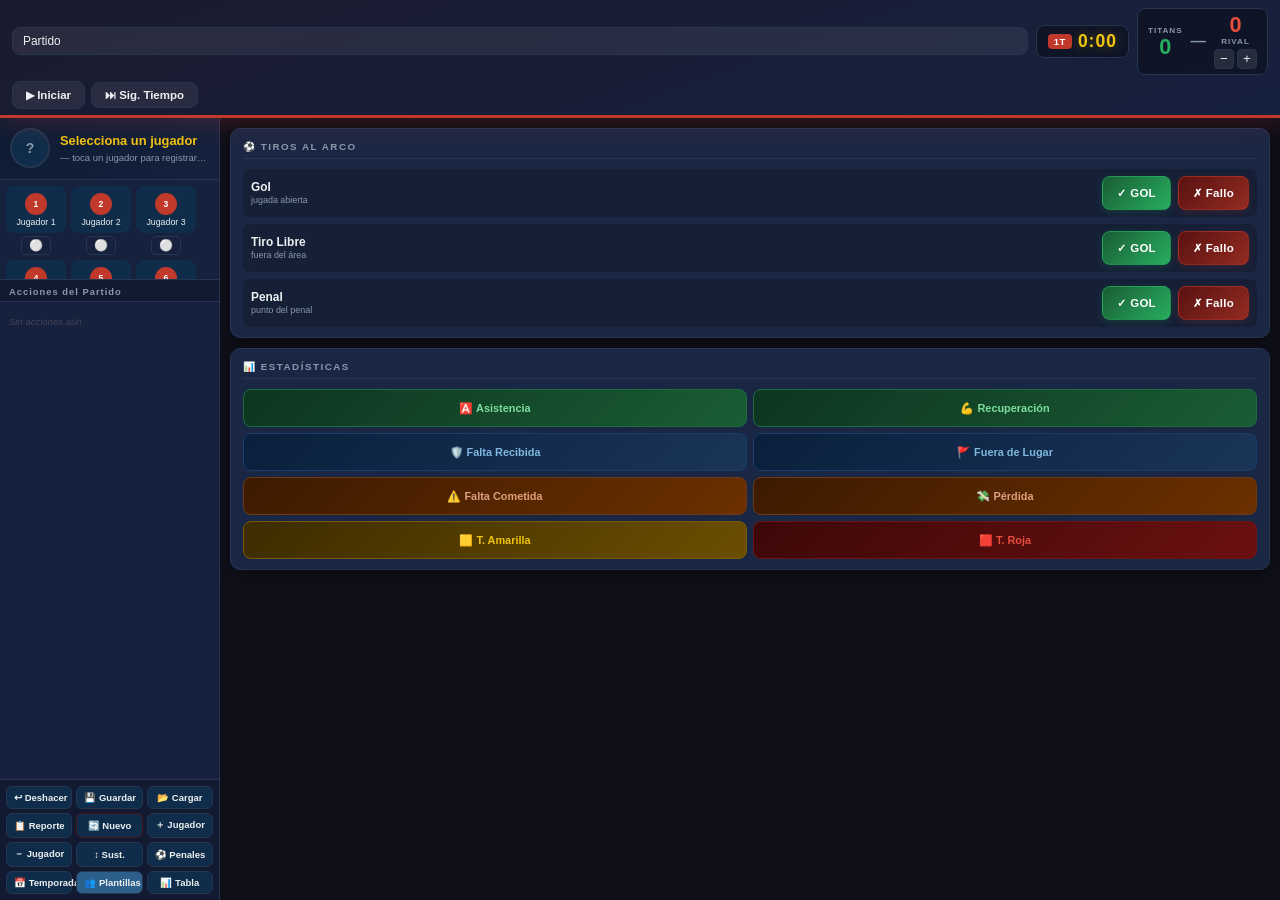
<file: Hombres/Soccer/Sub 14/Copa Talento Sub 14/index.html>
<!DOCTYPE html>
<html lang="es">
<head>
  <meta charset="UTF-8">
  <meta name="viewport" content="width=device-width, initial-scale=1, viewport-fit=cover">
  <meta name="apple-mobile-web-app-capable" content="yes">
  <meta name="apple-mobile-web-app-status-bar-style" content="black-translucent">
  <meta name="apple-mobile-web-app-title" content="Titans">
  <meta name="theme-color" content="#c0392b">
  <link rel="apple-touch-icon" href="icon-192.svg">
  <link rel="manifest" href="manifest.json">
  <link rel="stylesheet" href="style.css">
  <title>Fútbol Sub 14</title>
</head>
<body>
<div id="app">

  <!-- ── Header ── -->
  <header id="header">
    <div class="hrow hrow-top">
      <input id="game-name" type="text" placeholder="Nombre del Partido" autocomplete="off" spellcheck="false">
      <div class="clock-wrap">
        <span id="half-pill">1T</span>
        <span id="clock">0:00</span>
      </div>
      <div class="score-wrap">
        <div class="score-side">
          <span class="score-team-name">TITANS</span>
          <span id="team-score">0</span>
        </div>
        <span class="score-dash">—</span>
        <div class="score-side rival">
          <span id="rival-score">0</span>
          <span class="score-team-name" id="rival-lbl">RIVAL</span>
          <div class="rival-adj">
            <button id="rival-minus" aria-label="Quitar gol rival">−</button>
            <button id="rival-plus"  aria-label="Agregar gol rival">+</button>
          </div>
        </div>
      </div>
    </div>
    <div class="hrow hrow-ctrl">
      <button id="btn-clock" class="hbtn clock-btn">▶ Iniciar</button>
      <button id="btn-half"  class="hbtn">⏭ Sig. Tiempo</button>
      <div class="spacer"></div>
    </div>
  </header>

  <!-- ── Main ── -->
  <div id="main">

    <!-- Left Panel -->
    <div id="left-panel">

      <!-- Active badge -->
      <div id="active-badge">
        <div id="badge-avatar">?</div>
        <div id="badge-info">
          <span id="active-name">Selecciona un jugador</span>
          <span id="active-status">— toca un jugador para registrar estadísticas —</span>
        </div>
      </div>

      <!-- Position selector (visible when player selected) -->
      <div id="position-selector" class="hidden">
        <span class="pos-label">Posición:</span>
        <button class="pos-btn" data-pos="">—</button>
        <button class="pos-btn" data-pos="GK">GK</button>
        <button class="pos-btn" data-pos="DEF">DEF</button>
        <button class="pos-btn" data-pos="MED">MED</button>
        <button class="pos-btn" data-pos="DEL">DEL</button>
      </div>

      <!-- Player list -->
      <div id="player-list"></div>

      <!-- Log (landscape only) -->
      <div id="action-log">
        <div class="log-title">Acciones del Partido</div>
        <div id="log-entries"></div>
      </div>

      <!-- Control buttons -->
      <div id="ctrl-btns">
        <button id="btn-undo"    class="cb">↩ Deshacer</button>
        <button id="btn-save"    class="cb">💾 Guardar</button>
        <button id="btn-load"    class="cb">📂 Cargar</button>
        <button id="btn-report"  class="cb">📋 Reporte</button>
        <button id="btn-new"     class="cb danger">🔄 Nuevo</button>
        <button id="btn-add"     class="cb">＋ Jugador</button>
        <button id="btn-remove"  class="cb">－ Jugador</button>
        <button id="btn-sub"     class="cb">↕ Sust.</button>
        <button id="btn-penalty" class="cb">⚽ Penales</button>
        <button id="btn-season"  class="cb">📅 Temporada</button>
        <button id="btn-plantillas" class="cb tpl-btn">👥 Plantillas</button>
        <button id="btn-table"   class="cb">📊 Tabla</button>
      </div>
    </div>

    <!-- Right Panel -->
    <div id="right-panel">

      <!-- Shots card -->
      <div class="rcard">
        <div class="section-title">⚽ TIROS AL ARCO</div>
        <div class="shot-grid">
          <div class="shot-row">
            <span class="shot-lbl">
              <span class="shot-lbl-main">Gol</span>
              <span class="shot-lbl-sub">jugada abierta</span>
            </span>
            <button class="sbtn made"   data-type="goles">✓ GOL</button>
            <button class="sbtn missed" data-type="goles">✗ Fallo</button>
          </div>
          <div class="shot-row">
            <span class="shot-lbl">
              <span class="shot-lbl-main">Tiro Libre</span>
              <span class="shot-lbl-sub">fuera del área</span>
            </span>
            <button class="sbtn made"   data-type="tirosLibres">✓ GOL</button>
            <button class="sbtn missed" data-type="tirosLibres">✗ Fallo</button>
          </div>
          <div class="shot-row">
            <span class="shot-lbl">
              <span class="shot-lbl-main">Penal</span>
              <span class="shot-lbl-sub">punto del penal</span>
            </span>
            <button class="sbtn made"   data-type="penales">✓ GOL</button>
            <button class="sbtn missed" data-type="penales">✗ Fallo</button>
          </div>
        </div>
      </div>

      <!-- Stats card -->
      <div class="rcard">
        <div class="section-title">📊 ESTADÍSTICAS</div>
        <div class="stat-grid">
          <button class="stbtn positive"  data-stat="asistencias">🅰️ Asistencia</button>
          <button class="stbtn positive"  data-stat="recuperaciones">💪 Recuperación</button>
          <button class="stbtn neutral"   data-stat="faltasRecibidas">🛡️ Falta Recibida</button>
          <button class="stbtn neutral"   data-stat="fueraLugar">🚩 Fuera de Lugar</button>
          <button class="stbtn negative"  data-stat="faltasCometidas">⚠️ Falta Cometida</button>
          <button class="stbtn negative"  data-stat="perdidas">💸 Pérdida</button>
          <button class="stbtn amarilla"  data-stat="tarjetasAmarillas">🟨 T. Amarilla</button>
          <button class="stbtn roja"      data-stat="tarjetasRojas">🟥 T. Roja</button>
        </div>
      </div>

    </div>
  </div>

  <!-- Stats table -->
  <div id="stats-panel" class="hidden">
    <div class="table-header">
      <span>Tabla de Estadísticas</span>
      <button id="btn-close-table">✕</button>
    </div>
    <div class="table-scroll">
      <table id="stats-tbl">
        <thead>
          <tr>
            <th class="scol">Jugador</th>
            <th>POS</th><th>MIN</th><th>GOL</th>
            <th>T M/A</th><th>TL M/A</th><th>P M/A</th>
            <th>%T</th><th>%TL</th><th>%P</th>
            <th>AST</th><th>FC</th><th>FR</th>
            <th>T.AM</th><th>T.RO</th><th>FUERA</th><th>REC</th><th>PERD</th>
          </tr>
        </thead>
        <tbody id="stats-tbody"></tbody>
      </table>
    </div>
  </div>

</div><!-- /app -->

<!-- ── Substitution Modal ── -->
<div id="sub-modal" class="modal-overlay hidden">
  <div class="modal-box">
    <div class="modal-title">↕ Sustitución</div>
    <div class="modal-field">
      <label>Sale del campo:</label>
      <select id="sub-out-select"></select>
    </div>
    <div class="modal-field">
      <label>Entra al campo:</label>
      <select id="sub-in-select"></select>
    </div>
    <div class="modal-btns">
      <button id="sub-confirm" class="modal-confirm">✓ Confirmar</button>
      <button id="sub-cancel"  class="cb">Cancelar</button>
    </div>
  </div>
</div>

<!-- ── Penalty Shootout Modal ── -->
<div id="penalty-modal" class="modal-overlay hidden">
  <div class="modal-box penalty-box">
    <div class="modal-title">⚽ Tanda de Penales</div>
    <div id="pen-score-display" class="pen-score">Titans 0 — 0 Rival</div>
    <div id="pen-winner" class="pen-winner hidden"></div>
    <div class="table-scroll pen-table-wrap">
      <table id="penalty-table">
        <thead>
          <tr><th>#</th><th>TITANS</th><th></th><th>RIVAL</th></tr>
        </thead>
        <tbody id="penalty-tbody"></tbody>
      </table>
    </div>
    <div class="pen-controls">
      <div class="pen-side">
        <div class="pen-side-label">TITANS</div>
        <select id="pen-player-select"></select>
        <div class="pen-side-btns">
          <button id="pen-titans-made"  class="pen-btn made">✓ GOL</button>
          <button id="pen-titans-miss"  class="pen-btn missed">✗ Fallo</button>
        </div>
      </div>
      <div class="pen-divider"></div>
      <div class="pen-side">
        <div class="pen-side-label">RIVAL</div>
        <div class="pen-side-btns">
          <button id="pen-rival-made"   class="pen-btn made">✓ GOL</button>
          <button id="pen-rival-miss"   class="pen-btn missed">✗ Fallo</button>
        </div>
      </div>
    </div>
    <div class="modal-footer">
      <button id="pen-undo"  class="cb">↩ Deshacer</button>
      <button id="pen-close" class="cb danger">Cerrar</button>
    </div>
  </div>
</div>

<!-- ── Season Modal ── -->
<div id="season-modal" class="modal-overlay hidden">
  <div class="modal-box season-box">
    <div class="modal-title">📅 Estadísticas de Temporada</div>
    <div id="season-content" class="season-content"></div>
    <div class="modal-footer">
      <button id="season-save"  class="modal-confirm">💾 Guardar partido actual</button>
      <button id="season-clear" class="cb danger">🗑️ Limpiar temporada</button>
      <button id="season-close" class="cb">Cerrar</button>
    </div>
  </div>
</div>

<div id="toast"></div>
<script src="app.js"></script>

<!-- Plantillas Modal -->
<div id="tplModal" class="tpl-overlay" hidden>
  <div class="tpl-box">
    <div class="tpl-hdr">
      <span>👥 Plantillas de Equipo</span>
      <button class="tpl-close-btn" onclick="document.getElementById('tplModal').hidden=true">✕</button>
    </div>
    <div id="tplList" class="tpl-list"></div>
    <div class="tpl-footer">
      <button class="tpl-action-btn" onclick="saveCurrentAsTemplate()">💾 Guardar nómina actual como plantilla</button>
    </div>
  </div>
</div>

</body>
</html>
</file>
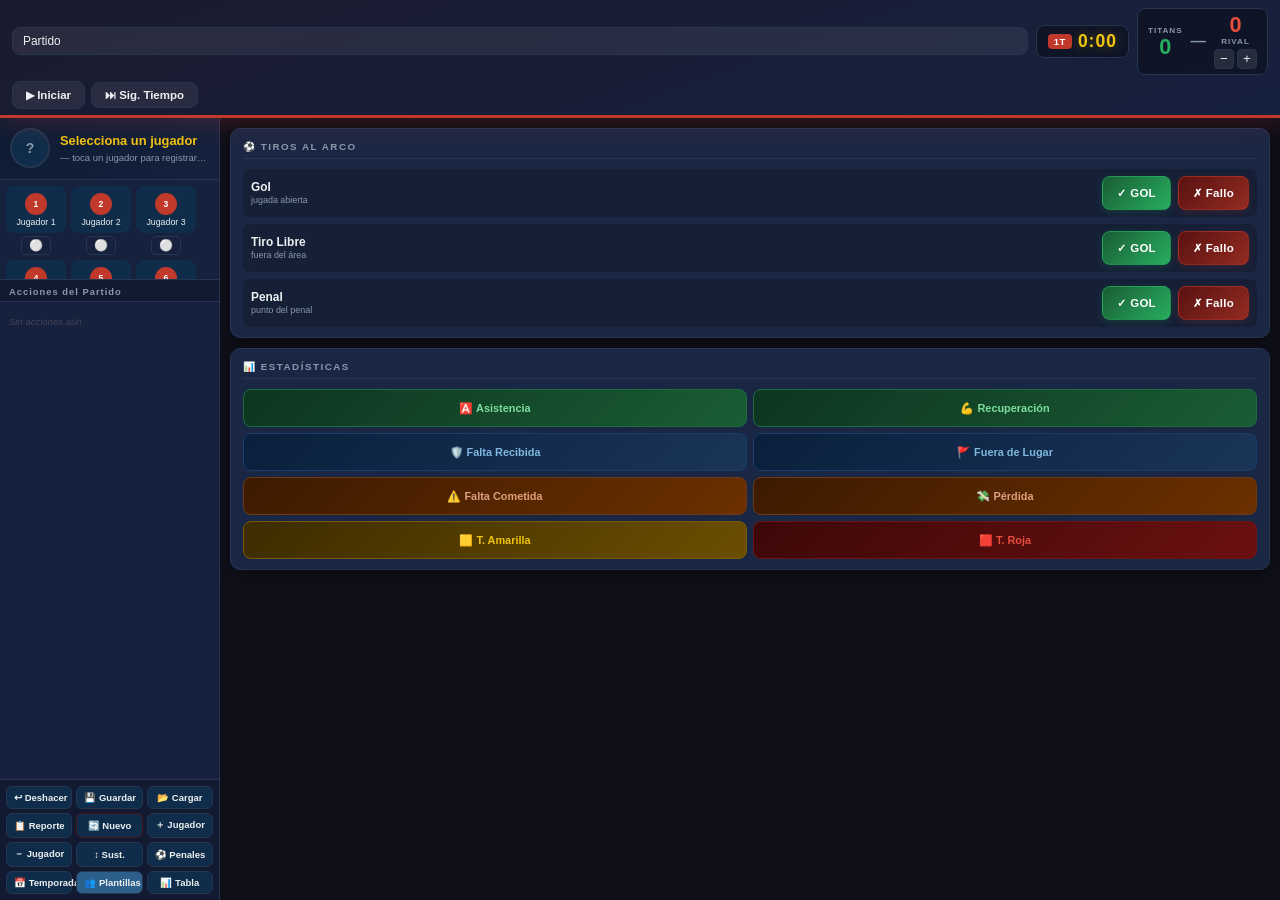
<file: Mujeres/Soccer/Sub 10/Copa Talento Sub 10/index.html>
<!DOCTYPE html>
<html lang="es">
<head>
  <meta charset="UTF-8">
  <meta name="viewport" content="width=device-width, initial-scale=1, viewport-fit=cover">
  <meta name="apple-mobile-web-app-capable" content="yes">
  <meta name="apple-mobile-web-app-status-bar-style" content="black-translucent">
  <meta name="apple-mobile-web-app-title" content="Titans">
  <meta name="theme-color" content="#c0392b">
  <link rel="apple-touch-icon" href="icon-192.svg">
  <link rel="manifest" href="manifest.json">
  <link rel="stylesheet" href="style.css">
  <title>Fútbol Mujeres Sub 10</title>
</head>
<body>
<div id="app">

  <!-- ── Header ── -->
  <header id="header">
    <div class="hrow hrow-top">
      <input id="game-name" type="text" placeholder="Nombre del Partido" autocomplete="off" spellcheck="false">
      <div class="clock-wrap">
        <span id="half-pill">1T</span>
        <span id="clock">0:00</span>
      </div>
      <div class="score-wrap">
        <div class="score-side">
          <span class="score-team-name">TITANS</span>
          <span id="team-score">0</span>
        </div>
        <span class="score-dash">—</span>
        <div class="score-side rival">
          <span id="rival-score">0</span>
          <span class="score-team-name" id="rival-lbl">RIVAL</span>
          <div class="rival-adj">
            <button id="rival-minus" aria-label="Quitar gol rival">−</button>
            <button id="rival-plus"  aria-label="Agregar gol rival">+</button>
          </div>
        </div>
      </div>
    </div>
    <div class="hrow hrow-ctrl">
      <button id="btn-clock" class="hbtn clock-btn">▶ Iniciar</button>
      <button id="btn-half"  class="hbtn">⏭ Sig. Tiempo</button>
      <div class="spacer"></div>
    </div>
  </header>

  <!-- ── Main ── -->
  <div id="main">

    <!-- Left Panel -->
    <div id="left-panel">

      <!-- Active badge -->
      <div id="active-badge">
        <div id="badge-avatar">?</div>
        <div id="badge-info">
          <span id="active-name">Selecciona un jugador</span>
          <span id="active-status">— toca un jugador para registrar estadísticas —</span>
        </div>
      </div>

      <!-- Position selector (visible when player selected) -->
      <div id="position-selector" class="hidden">
        <span class="pos-label">Posición:</span>
        <button class="pos-btn" data-pos="">—</button>
        <button class="pos-btn" data-pos="GK">GK</button>
        <button class="pos-btn" data-pos="DEF">DEF</button>
        <button class="pos-btn" data-pos="MED">MED</button>
        <button class="pos-btn" data-pos="DEL">DEL</button>
      </div>

      <!-- Player list -->
      <div id="player-list"></div>

      <!-- Log (landscape only) -->
      <div id="action-log">
        <div class="log-title">Acciones del Partido</div>
        <div id="log-entries"></div>
      </div>

      <!-- Control buttons -->
      <div id="ctrl-btns">
        <button id="btn-undo"    class="cb">↩ Deshacer</button>
        <button id="btn-save"    class="cb">💾 Guardar</button>
        <button id="btn-load"    class="cb">📂 Cargar</button>
        <button id="btn-report"  class="cb">📋 Reporte</button>
        <button id="btn-new"     class="cb danger">🔄 Nuevo</button>
        <button id="btn-add"     class="cb">＋ Jugador</button>
        <button id="btn-remove"  class="cb">－ Jugador</button>
        <button id="btn-sub"     class="cb">↕ Sust.</button>
        <button id="btn-penalty" class="cb">⚽ Penales</button>
        <button id="btn-season"  class="cb">📅 Temporada</button>
        <button id="btn-plantillas" class="cb tpl-btn">👥 Plantillas</button>
        <button id="btn-table"   class="cb">📊 Tabla</button>
      </div>
    </div>

    <!-- Right Panel -->
    <div id="right-panel">

      <!-- Shots card -->
      <div class="rcard">
        <div class="section-title">⚽ TIROS AL ARCO</div>
        <div class="shot-grid">
          <div class="shot-row">
            <span class="shot-lbl">
              <span class="shot-lbl-main">Gol</span>
              <span class="shot-lbl-sub">jugada abierta</span>
            </span>
            <button class="sbtn made"   data-type="goles">✓ GOL</button>
            <button class="sbtn missed" data-type="goles">✗ Fallo</button>
          </div>
          <div class="shot-row">
            <span class="shot-lbl">
              <span class="shot-lbl-main">Tiro Libre</span>
              <span class="shot-lbl-sub">fuera del área</span>
            </span>
            <button class="sbtn made"   data-type="tirosLibres">✓ GOL</button>
            <button class="sbtn missed" data-type="tirosLibres">✗ Fallo</button>
          </div>
          <div class="shot-row">
            <span class="shot-lbl">
              <span class="shot-lbl-main">Penal</span>
              <span class="shot-lbl-sub">punto del penal</span>
            </span>
            <button class="sbtn made"   data-type="penales">✓ GOL</button>
            <button class="sbtn missed" data-type="penales">✗ Fallo</button>
          </div>
        </div>
      </div>

      <!-- Stats card -->
      <div class="rcard">
        <div class="section-title">📊 ESTADÍSTICAS</div>
        <div class="stat-grid">
          <button class="stbtn positive"  data-stat="asistencias">🅰️ Asistencia</button>
          <button class="stbtn positive"  data-stat="recuperaciones">💪 Recuperación</button>
          <button class="stbtn neutral"   data-stat="faltasRecibidas">🛡️ Falta Recibida</button>
          <button class="stbtn neutral"   data-stat="fueraLugar">🚩 Fuera de Lugar</button>
          <button class="stbtn negative"  data-stat="faltasCometidas">⚠️ Falta Cometida</button>
          <button class="stbtn negative"  data-stat="perdidas">💸 Pérdida</button>
          <button class="stbtn amarilla"  data-stat="tarjetasAmarillas">🟨 T. Amarilla</button>
          <button class="stbtn roja"      data-stat="tarjetasRojas">🟥 T. Roja</button>
        </div>
      </div>

    </div>
  </div>

  <!-- Stats table -->
  <div id="stats-panel" class="hidden">
    <div class="table-header">
      <span>Tabla de Estadísticas</span>
      <button id="btn-close-table">✕</button>
    </div>
    <div class="table-scroll">
      <table id="stats-tbl">
        <thead>
          <tr>
            <th class="scol">Jugador</th>
            <th>POS</th><th>MIN</th><th>GOL</th>
            <th>T M/A</th><th>TL M/A</th><th>P M/A</th>
            <th>%T</th><th>%TL</th><th>%P</th>
            <th>AST</th><th>FC</th><th>FR</th>
            <th>T.AM</th><th>T.RO</th><th>FUERA</th><th>REC</th><th>PERD</th>
          </tr>
        </thead>
        <tbody id="stats-tbody"></tbody>
      </table>
    </div>
  </div>

</div><!-- /app -->

<!-- ── Substitution Modal ── -->
<div id="sub-modal" class="modal-overlay hidden">
  <div class="modal-box">
    <div class="modal-title">↕ Sustitución</div>
    <div class="modal-field">
      <label>Sale del campo:</label>
      <select id="sub-out-select"></select>
    </div>
    <div class="modal-field">
      <label>Entra al campo:</label>
      <select id="sub-in-select"></select>
    </div>
    <div class="modal-btns">
      <button id="sub-confirm" class="modal-confirm">✓ Confirmar</button>
      <button id="sub-cancel"  class="cb">Cancelar</button>
    </div>
  </div>
</div>

<!-- ── Penalty Shootout Modal ── -->
<div id="penalty-modal" class="modal-overlay hidden">
  <div class="modal-box penalty-box">
    <div class="modal-title">⚽ Tanda de Penales</div>
    <div id="pen-score-display" class="pen-score">Titans 0 — 0 Rival</div>
    <div id="pen-winner" class="pen-winner hidden"></div>
    <div class="table-scroll pen-table-wrap">
      <table id="penalty-table">
        <thead>
          <tr><th>#</th><th>TITANS</th><th></th><th>RIVAL</th></tr>
        </thead>
        <tbody id="penalty-tbody"></tbody>
      </table>
    </div>
    <div class="pen-controls">
      <div class="pen-side">
        <div class="pen-side-label">TITANS</div>
        <select id="pen-player-select"></select>
        <div class="pen-side-btns">
          <button id="pen-titans-made"  class="pen-btn made">✓ GOL</button>
          <button id="pen-titans-miss"  class="pen-btn missed">✗ Fallo</button>
        </div>
      </div>
      <div class="pen-divider"></div>
      <div class="pen-side">
        <div class="pen-side-label">RIVAL</div>
        <div class="pen-side-btns">
          <button id="pen-rival-made"   class="pen-btn made">✓ GOL</button>
          <button id="pen-rival-miss"   class="pen-btn missed">✗ Fallo</button>
        </div>
      </div>
    </div>
    <div class="modal-footer">
      <button id="pen-undo"  class="cb">↩ Deshacer</button>
      <button id="pen-close" class="cb danger">Cerrar</button>
    </div>
  </div>
</div>

<!-- ── Season Modal ── -->
<div id="season-modal" class="modal-overlay hidden">
  <div class="modal-box season-box">
    <div class="modal-title">📅 Estadísticas de Temporada</div>
    <div id="season-content" class="season-content"></div>
    <div class="modal-footer">
      <button id="season-save"  class="modal-confirm">💾 Guardar partido actual</button>
      <button id="season-clear" class="cb danger">🗑️ Limpiar temporada</button>
      <button id="season-close" class="cb">Cerrar</button>
    </div>
  </div>
</div>

<div id="toast"></div>
<script src="app.js"></script>

<!-- Plantillas Modal -->
<div id="tplModal" class="tpl-overlay" hidden>
  <div class="tpl-box">
    <div class="tpl-hdr">
      <span>👥 Plantillas de Equipo</span>
      <button class="tpl-close-btn" onclick="document.getElementById('tplModal').hidden=true">✕</button>
    </div>
    <div id="tplList" class="tpl-list"></div>
    <div class="tpl-footer">
      <button class="tpl-action-btn" onclick="saveCurrentAsTemplate()">💾 Guardar nómina actual como plantilla</button>
    </div>
  </div>
</div>

</body>
</html>
</file>
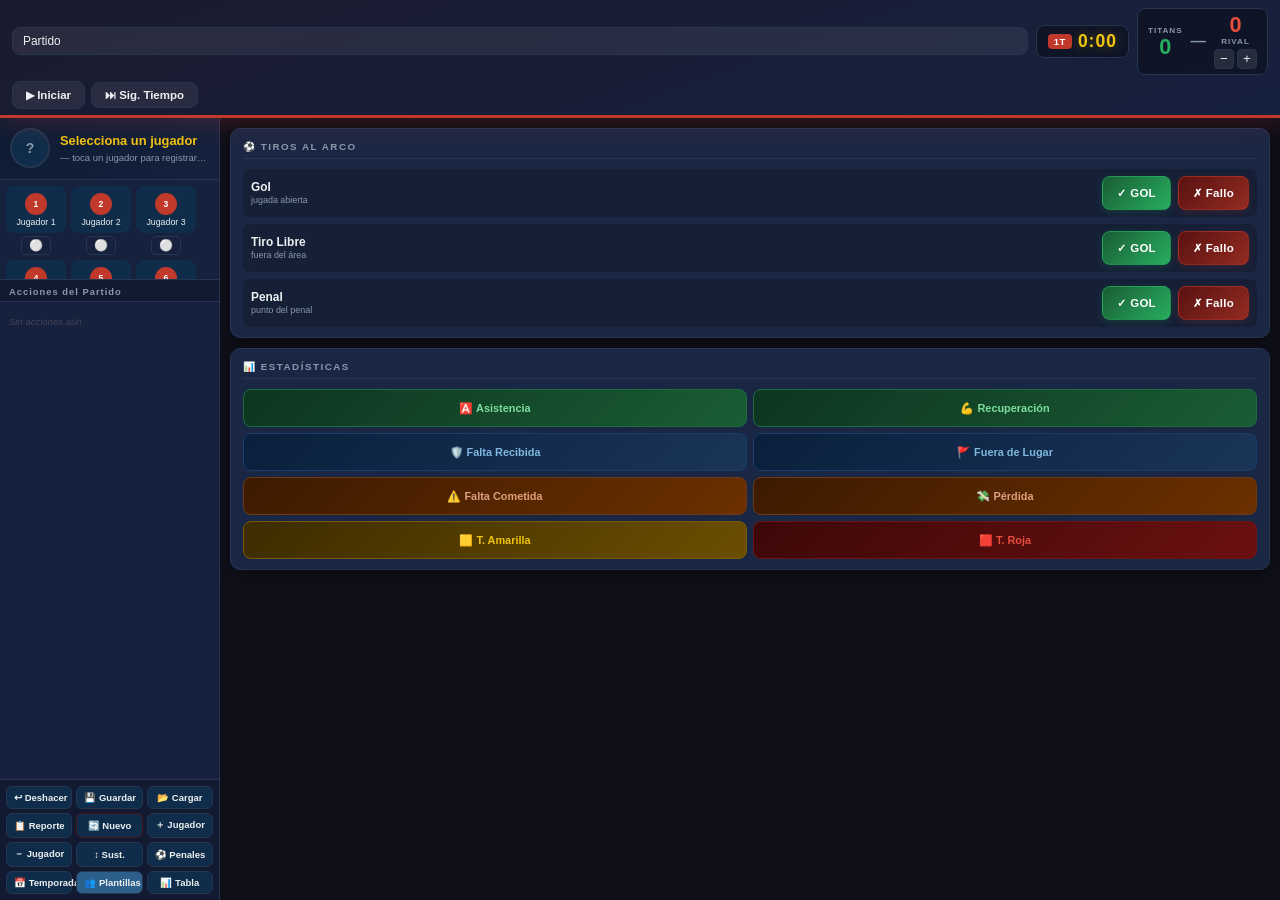
<file: Mujeres/Soccer/Sub 18/Copa Talento Sub 18/index.html>
<!DOCTYPE html>
<html lang="es">
<head>
  <meta charset="UTF-8">
  <meta name="viewport" content="width=device-width, initial-scale=1, viewport-fit=cover">
  <meta name="apple-mobile-web-app-capable" content="yes">
  <meta name="apple-mobile-web-app-status-bar-style" content="black-translucent">
  <meta name="apple-mobile-web-app-title" content="Titans">
  <meta name="theme-color" content="#c0392b">
  <link rel="apple-touch-icon" href="icon-192.svg">
  <link rel="manifest" href="manifest.json">
  <link rel="stylesheet" href="style.css">
  <title>Fútbol Mujeres Sub 18</title>
</head>
<body>
<div id="app">

  <!-- ── Header ── -->
  <header id="header">
    <div class="hrow hrow-top">
      <input id="game-name" type="text" placeholder="Nombre del Partido" autocomplete="off" spellcheck="false">
      <div class="clock-wrap">
        <span id="half-pill">1T</span>
        <span id="clock">0:00</span>
      </div>
      <div class="score-wrap">
        <div class="score-side">
          <span class="score-team-name">TITANS</span>
          <span id="team-score">0</span>
        </div>
        <span class="score-dash">—</span>
        <div class="score-side rival">
          <span id="rival-score">0</span>
          <span class="score-team-name" id="rival-lbl">RIVAL</span>
          <div class="rival-adj">
            <button id="rival-minus" aria-label="Quitar gol rival">−</button>
            <button id="rival-plus"  aria-label="Agregar gol rival">+</button>
          </div>
        </div>
      </div>
    </div>
    <div class="hrow hrow-ctrl">
      <button id="btn-clock" class="hbtn clock-btn">▶ Iniciar</button>
      <button id="btn-half"  class="hbtn">⏭ Sig. Tiempo</button>
      <div class="spacer"></div>
    </div>
  </header>

  <!-- ── Main ── -->
  <div id="main">

    <!-- Left Panel -->
    <div id="left-panel">

      <!-- Active badge -->
      <div id="active-badge">
        <div id="badge-avatar">?</div>
        <div id="badge-info">
          <span id="active-name">Selecciona un jugador</span>
          <span id="active-status">— toca un jugador para registrar estadísticas —</span>
        </div>
      </div>

      <!-- Position selector (visible when player selected) -->
      <div id="position-selector" class="hidden">
        <span class="pos-label">Posición:</span>
        <button class="pos-btn" data-pos="">—</button>
        <button class="pos-btn" data-pos="GK">GK</button>
        <button class="pos-btn" data-pos="DEF">DEF</button>
        <button class="pos-btn" data-pos="MED">MED</button>
        <button class="pos-btn" data-pos="DEL">DEL</button>
      </div>

      <!-- Player list -->
      <div id="player-list"></div>

      <!-- Log (landscape only) -->
      <div id="action-log">
        <div class="log-title">Acciones del Partido</div>
        <div id="log-entries"></div>
      </div>

      <!-- Control buttons -->
      <div id="ctrl-btns">
        <button id="btn-undo"    class="cb">↩ Deshacer</button>
        <button id="btn-save"    class="cb">💾 Guardar</button>
        <button id="btn-load"    class="cb">📂 Cargar</button>
        <button id="btn-report"  class="cb">📋 Reporte</button>
        <button id="btn-new"     class="cb danger">🔄 Nuevo</button>
        <button id="btn-add"     class="cb">＋ Jugador</button>
        <button id="btn-remove"  class="cb">－ Jugador</button>
        <button id="btn-sub"     class="cb">↕ Sust.</button>
        <button id="btn-penalty" class="cb">⚽ Penales</button>
        <button id="btn-season"  class="cb">📅 Temporada</button>
        <button id="btn-plantillas" class="cb tpl-btn">👥 Plantillas</button>
        <button id="btn-table"   class="cb">📊 Tabla</button>
      </div>
    </div>

    <!-- Right Panel -->
    <div id="right-panel">

      <!-- Shots card -->
      <div class="rcard">
        <div class="section-title">⚽ TIROS AL ARCO</div>
        <div class="shot-grid">
          <div class="shot-row">
            <span class="shot-lbl">
              <span class="shot-lbl-main">Gol</span>
              <span class="shot-lbl-sub">jugada abierta</span>
            </span>
            <button class="sbtn made"   data-type="goles">✓ GOL</button>
            <button class="sbtn missed" data-type="goles">✗ Fallo</button>
          </div>
          <div class="shot-row">
            <span class="shot-lbl">
              <span class="shot-lbl-main">Tiro Libre</span>
              <span class="shot-lbl-sub">fuera del área</span>
            </span>
            <button class="sbtn made"   data-type="tirosLibres">✓ GOL</button>
            <button class="sbtn missed" data-type="tirosLibres">✗ Fallo</button>
          </div>
          <div class="shot-row">
            <span class="shot-lbl">
              <span class="shot-lbl-main">Penal</span>
              <span class="shot-lbl-sub">punto del penal</span>
            </span>
            <button class="sbtn made"   data-type="penales">✓ GOL</button>
            <button class="sbtn missed" data-type="penales">✗ Fallo</button>
          </div>
        </div>
      </div>

      <!-- Stats card -->
      <div class="rcard">
        <div class="section-title">📊 ESTADÍSTICAS</div>
        <div class="stat-grid">
          <button class="stbtn positive"  data-stat="asistencias">🅰️ Asistencia</button>
          <button class="stbtn positive"  data-stat="recuperaciones">💪 Recuperación</button>
          <button class="stbtn neutral"   data-stat="faltasRecibidas">🛡️ Falta Recibida</button>
          <button class="stbtn neutral"   data-stat="fueraLugar">🚩 Fuera de Lugar</button>
          <button class="stbtn negative"  data-stat="faltasCometidas">⚠️ Falta Cometida</button>
          <button class="stbtn negative"  data-stat="perdidas">💸 Pérdida</button>
          <button class="stbtn amarilla"  data-stat="tarjetasAmarillas">🟨 T. Amarilla</button>
          <button class="stbtn roja"      data-stat="tarjetasRojas">🟥 T. Roja</button>
        </div>
      </div>

    </div>
  </div>

  <!-- Stats table -->
  <div id="stats-panel" class="hidden">
    <div class="table-header">
      <span>Tabla de Estadísticas</span>
      <button id="btn-close-table">✕</button>
    </div>
    <div class="table-scroll">
      <table id="stats-tbl">
        <thead>
          <tr>
            <th class="scol">Jugador</th>
            <th>POS</th><th>MIN</th><th>GOL</th>
            <th>T M/A</th><th>TL M/A</th><th>P M/A</th>
            <th>%T</th><th>%TL</th><th>%P</th>
            <th>AST</th><th>FC</th><th>FR</th>
            <th>T.AM</th><th>T.RO</th><th>FUERA</th><th>REC</th><th>PERD</th>
          </tr>
        </thead>
        <tbody id="stats-tbody"></tbody>
      </table>
    </div>
  </div>

</div><!-- /app -->

<!-- ── Substitution Modal ── -->
<div id="sub-modal" class="modal-overlay hidden">
  <div class="modal-box">
    <div class="modal-title">↕ Sustitución</div>
    <div class="modal-field">
      <label>Sale del campo:</label>
      <select id="sub-out-select"></select>
    </div>
    <div class="modal-field">
      <label>Entra al campo:</label>
      <select id="sub-in-select"></select>
    </div>
    <div class="modal-btns">
      <button id="sub-confirm" class="modal-confirm">✓ Confirmar</button>
      <button id="sub-cancel"  class="cb">Cancelar</button>
    </div>
  </div>
</div>

<!-- ── Penalty Shootout Modal ── -->
<div id="penalty-modal" class="modal-overlay hidden">
  <div class="modal-box penalty-box">
    <div class="modal-title">⚽ Tanda de Penales</div>
    <div id="pen-score-display" class="pen-score">Titans 0 — 0 Rival</div>
    <div id="pen-winner" class="pen-winner hidden"></div>
    <div class="table-scroll pen-table-wrap">
      <table id="penalty-table">
        <thead>
          <tr><th>#</th><th>TITANS</th><th></th><th>RIVAL</th></tr>
        </thead>
        <tbody id="penalty-tbody"></tbody>
      </table>
    </div>
    <div class="pen-controls">
      <div class="pen-side">
        <div class="pen-side-label">TITANS</div>
        <select id="pen-player-select"></select>
        <div class="pen-side-btns">
          <button id="pen-titans-made"  class="pen-btn made">✓ GOL</button>
          <button id="pen-titans-miss"  class="pen-btn missed">✗ Fallo</button>
        </div>
      </div>
      <div class="pen-divider"></div>
      <div class="pen-side">
        <div class="pen-side-label">RIVAL</div>
        <div class="pen-side-btns">
          <button id="pen-rival-made"   class="pen-btn made">✓ GOL</button>
          <button id="pen-rival-miss"   class="pen-btn missed">✗ Fallo</button>
        </div>
      </div>
    </div>
    <div class="modal-footer">
      <button id="pen-undo"  class="cb">↩ Deshacer</button>
      <button id="pen-close" class="cb danger">Cerrar</button>
    </div>
  </div>
</div>

<!-- ── Season Modal ── -->
<div id="season-modal" class="modal-overlay hidden">
  <div class="modal-box season-box">
    <div class="modal-title">📅 Estadísticas de Temporada</div>
    <div id="season-content" class="season-content"></div>
    <div class="modal-footer">
      <button id="season-save"  class="modal-confirm">💾 Guardar partido actual</button>
      <button id="season-clear" class="cb danger">🗑️ Limpiar temporada</button>
      <button id="season-close" class="cb">Cerrar</button>
    </div>
  </div>
</div>

<div id="toast"></div>
<script src="app.js"></script>

<!-- Plantillas Modal -->
<div id="tplModal" class="tpl-overlay" hidden>
  <div class="tpl-box">
    <div class="tpl-hdr">
      <span>👥 Plantillas de Equipo</span>
      <button class="tpl-close-btn" onclick="document.getElementById('tplModal').hidden=true">✕</button>
    </div>
    <div id="tplList" class="tpl-list"></div>
    <div class="tpl-footer">
      <button class="tpl-action-btn" onclick="saveCurrentAsTemplate()">💾 Guardar nómina actual como plantilla</button>
    </div>
  </div>
</div>

</body>
</html>
</file>
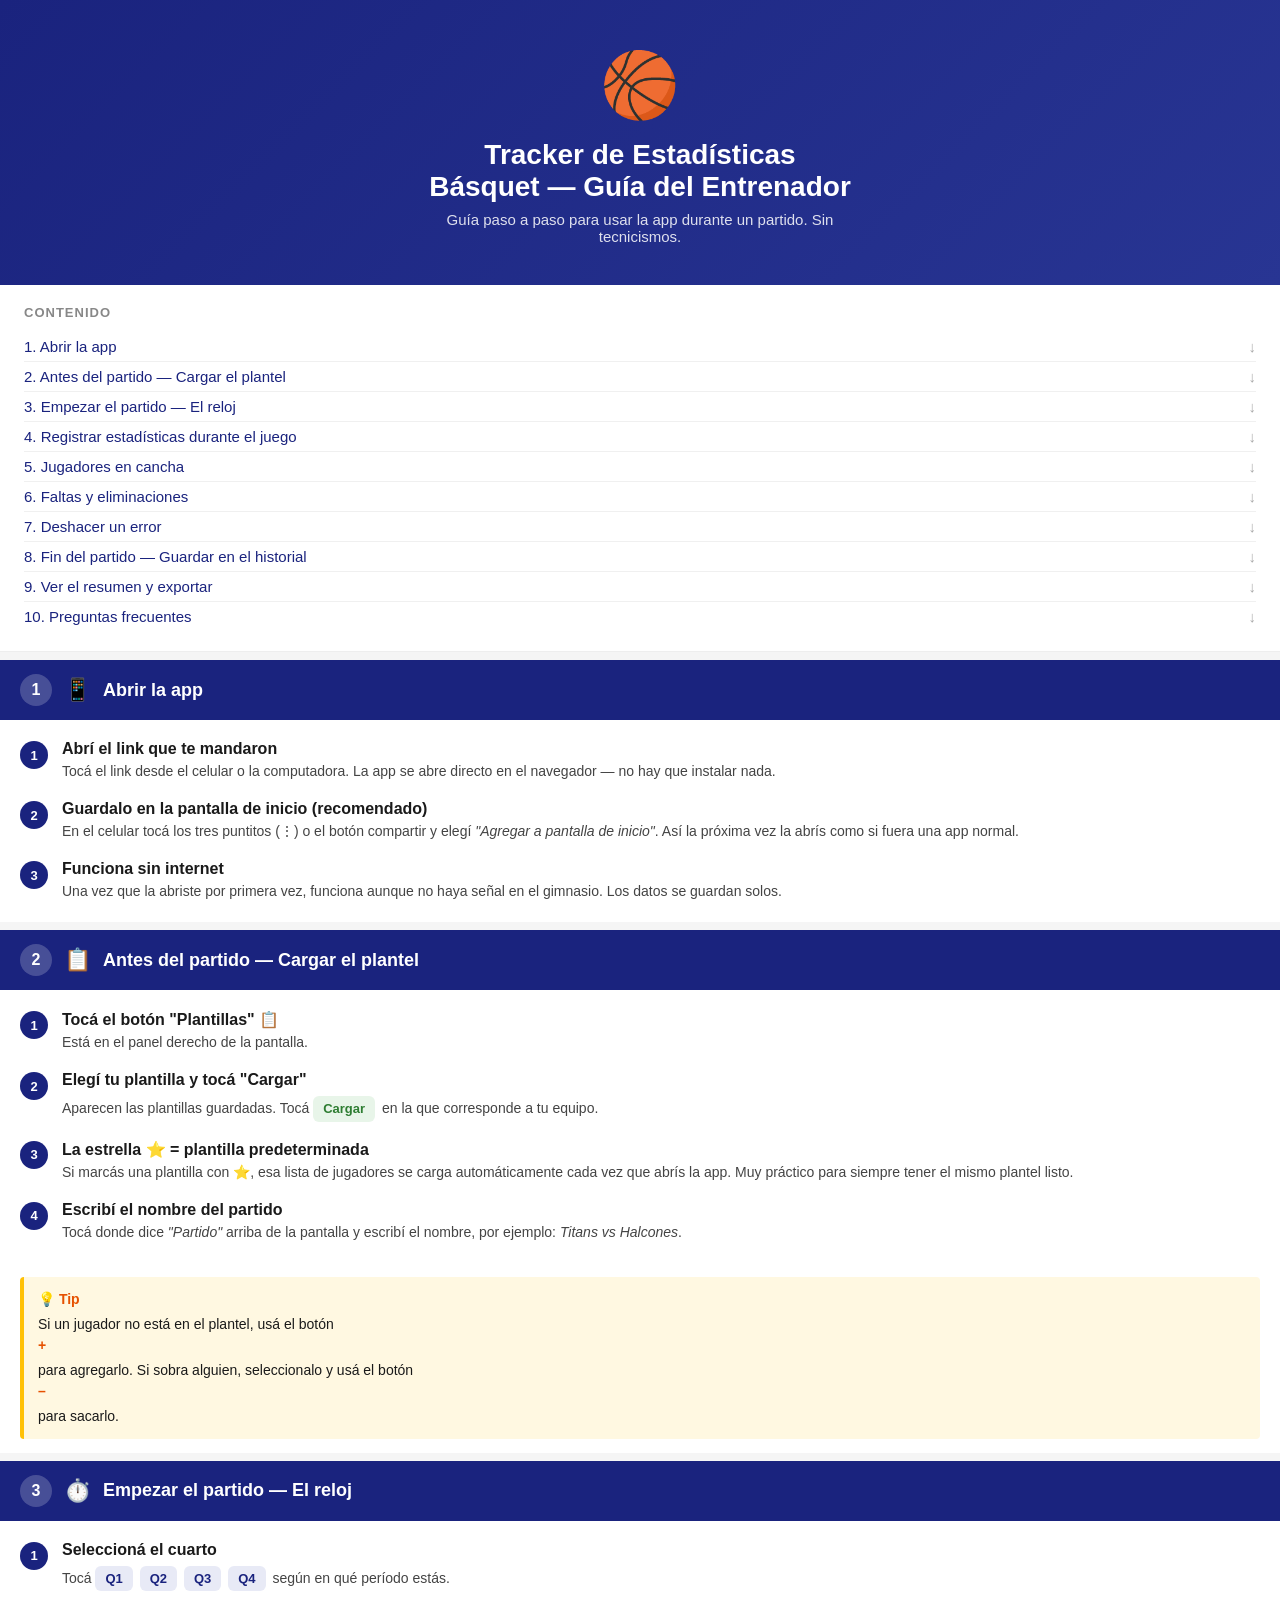
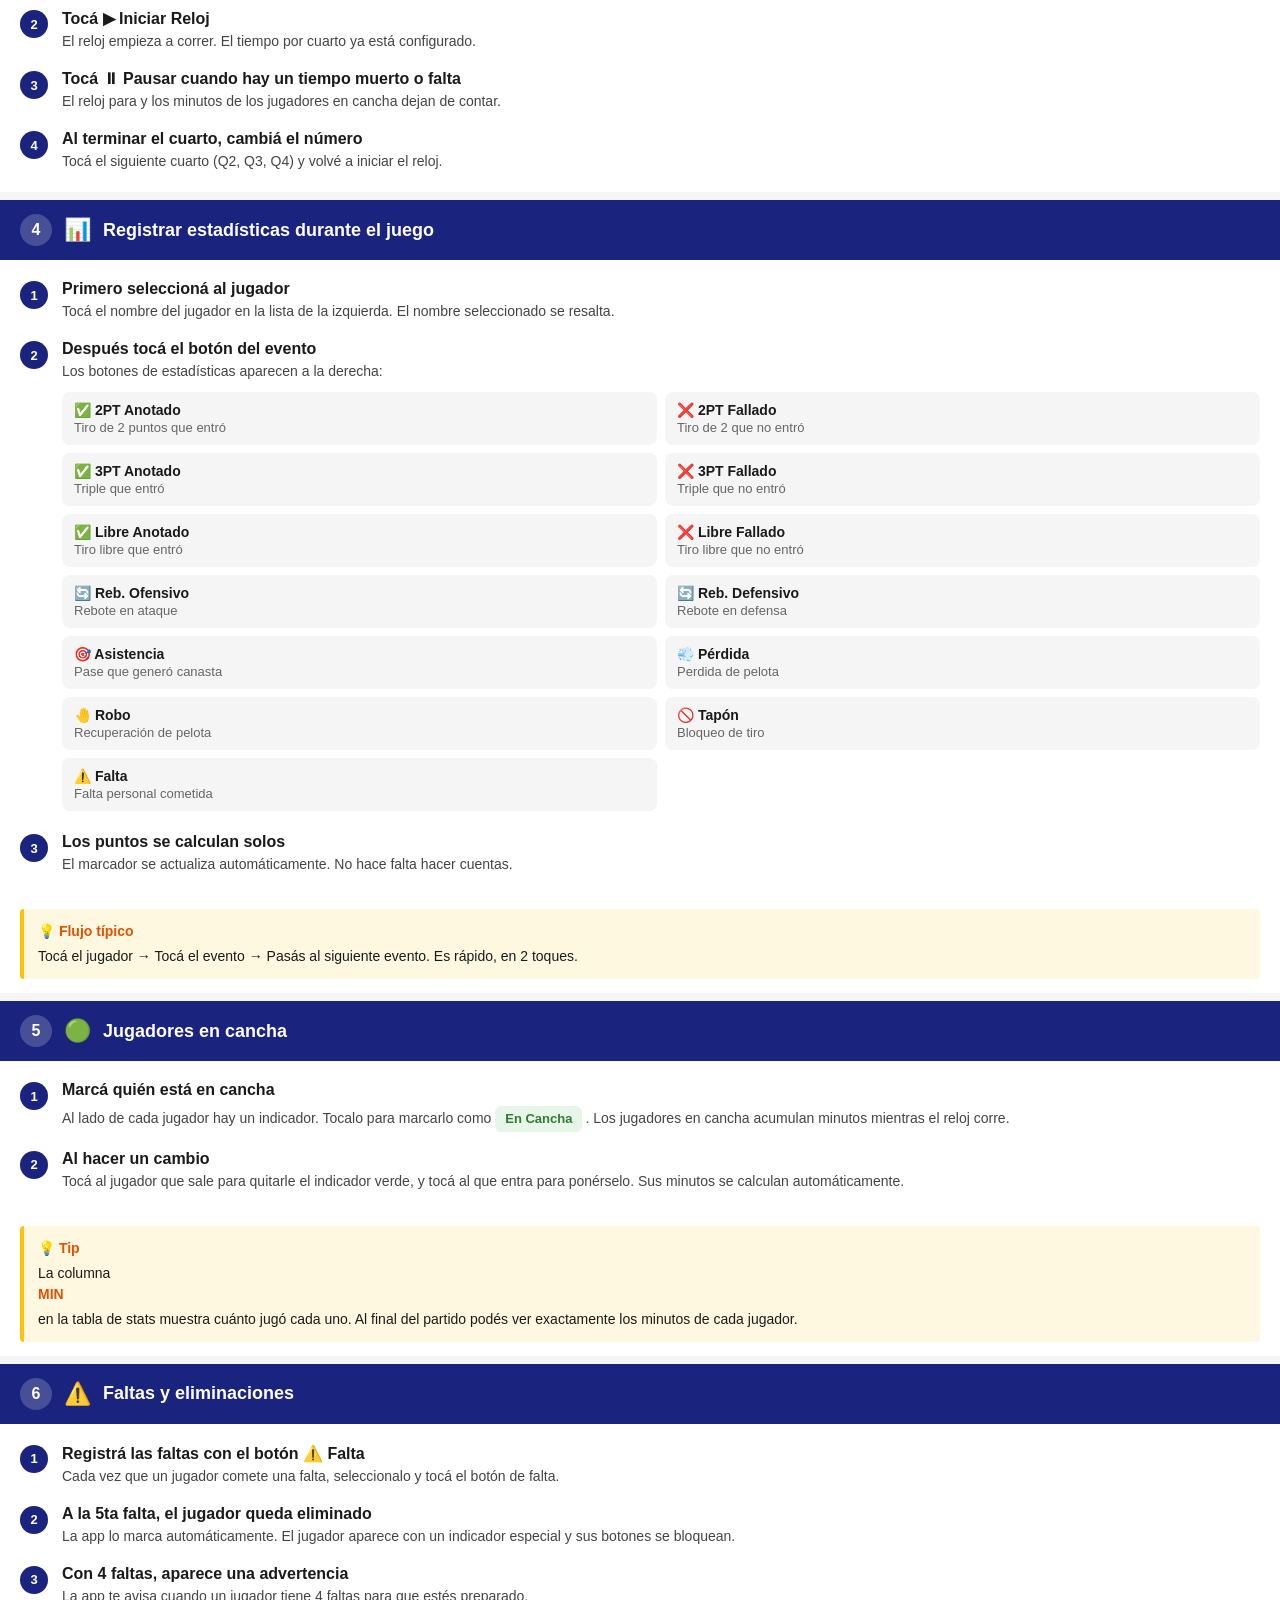
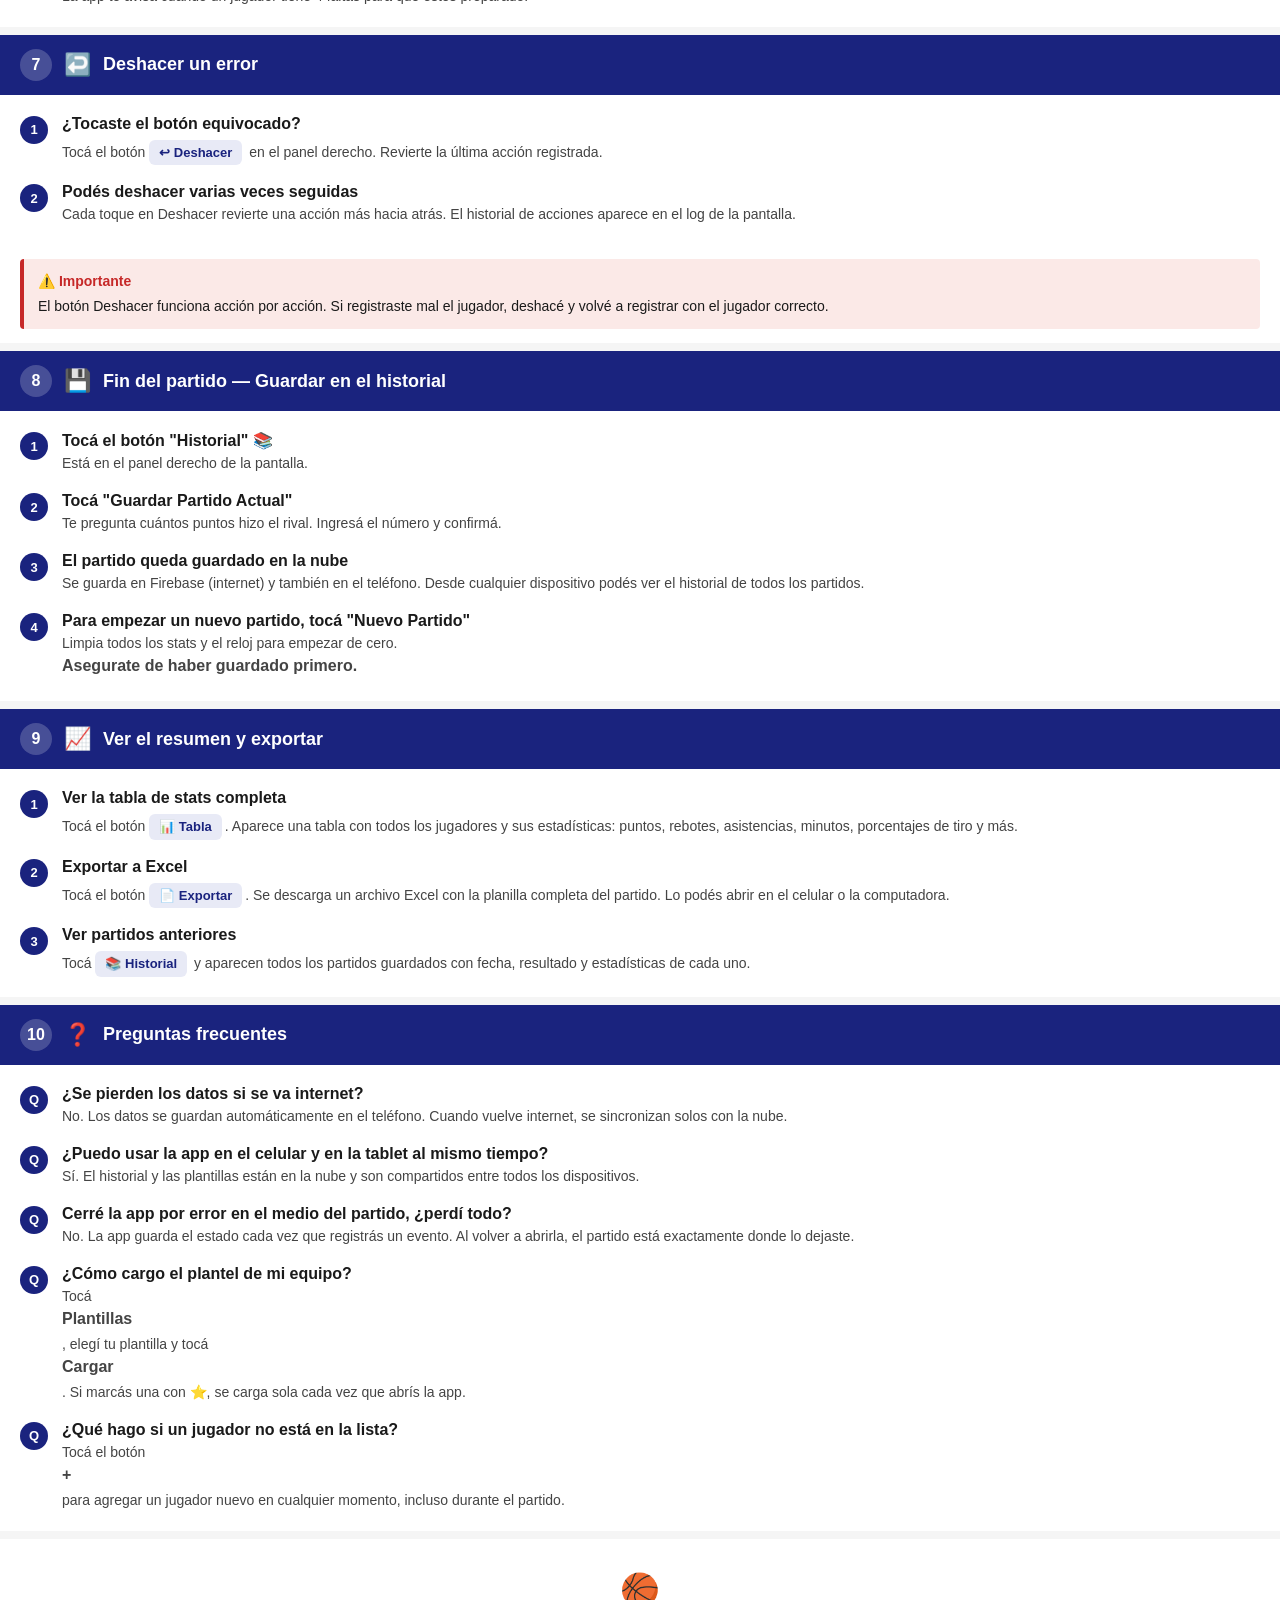
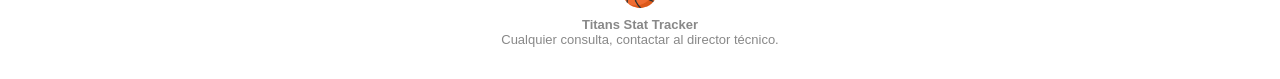
<file: Tutorial_Basket_Entrenadores.html>
<!DOCTYPE html>
<html lang="es">
<head>
<meta charset="UTF-8">
<meta name="viewport" content="width=device-width, initial-scale=1.0">
<title>Tutorial — Tracker de Básquet</title>
<style>
  * { box-sizing: border-box; margin: 0; padding: 0; }
  body { font-family: -apple-system, Arial, sans-serif; background: #f5f5f5; color: #1a1a1a; }

  .cover {
    background: linear-gradient(135deg, #1a237e, #283593);
    color: white;
    padding: 48px 24px 40px;
    text-align: center;
  }
  .cover .badge { font-size: 64px; margin-bottom: 16px; }
  .cover h1 { font-size: 28px; font-weight: 800; margin-bottom: 8px; }
  .cover p { font-size: 15px; opacity: .85; max-width: 420px; margin: 0 auto; }

  .toc {
    background: white;
    margin: 0 0 8px 0;
    padding: 20px 24px;
    border-bottom: 1px solid #eee;
  }
  .toc h2 { font-size: 13px; text-transform: uppercase; letter-spacing: 1px; color: #888; margin-bottom: 12px; }
  .toc a { display: block; color: #1a237e; text-decoration: none; padding: 6px 0; font-size: 15px; border-bottom: 1px solid #f0f0f0; }
  .toc a:last-child { border-bottom: none; }
  .toc a span { float: right; color: #aaa; }

  .section {
    background: white;
    margin: 8px 0;
    padding: 0;
    overflow: hidden;
  }
  .section-header {
    background: #1a237e;
    color: white;
    padding: 14px 20px;
    display: flex;
    align-items: center;
    gap: 12px;
  }
  .section-header .num {
    background: rgba(255,255,255,0.2);
    border-radius: 50%;
    width: 32px; height: 32px;
    display: flex; align-items: center; justify-content: center;
    font-weight: 800; font-size: 16px; flex-shrink: 0;
  }
  .section-header h2 { font-size: 18px; font-weight: 700; }
  .section-header .icon { font-size: 22px; }

  .steps { padding: 20px; }
  .step {
    display: flex;
    gap: 14px;
    margin-bottom: 18px;
    align-items: flex-start;
  }
  .step:last-child { margin-bottom: 0; }
  .step .dot {
    background: #1a237e;
    color: white;
    border-radius: 50%;
    width: 28px; height: 28px;
    display: flex; align-items: center; justify-content: center;
    font-weight: 800; font-size: 13px;
    flex-shrink: 0; margin-top: 1px;
  }
  .step .content { flex: 1; }
  .step .content strong { display: block; font-size: 16px; margin-bottom: 3px; }
  .step .content p { font-size: 14px; color: #444; line-height: 1.5; }
  .step .content .pill {
    display: inline-block;
    background: #e8eaf6;
    color: #1a237e;
    border-radius: 6px;
    padding: 3px 10px;
    font-size: 13px;
    font-weight: 600;
    margin: 4px 3px 0 0;
  }
  .step .content .pill.red { background: #fbe9e7; color: #c62828; }
  .step .content .pill.green { background: #e8f5e9; color: #2e7d32; }
  .step .content .pill.orange { background: #fff3e0; color: #e65100; }

  .tip {
    background: #fff8e1;
    border-left: 4px solid #ffc107;
    border-radius: 4px;
    padding: 12px 14px;
    margin: 14px 20px;
    font-size: 14px;
    line-height: 1.5;
  }
  .tip strong { display: block; margin-bottom: 4px; color: #e65100; }

  .warning {
    background: #fbe9e7;
    border-left: 4px solid #c62828;
    border-radius: 4px;
    padding: 12px 14px;
    margin: 14px 20px;
    font-size: 14px;
    line-height: 1.5;
  }
  .warning strong { color: #c62828; display: block; margin-bottom: 4px; }

  .stat-grid {
    display: grid;
    grid-template-columns: 1fr 1fr;
    gap: 8px;
    margin: 10px 0 4px 0;
  }
  .stat-box {
    background: #f5f5f5;
    border-radius: 8px;
    padding: 10px 12px;
    font-size: 13px;
  }
  .stat-box .stat-name { font-weight: 700; font-size: 14px; }
  .stat-box .stat-desc { color: #666; margin-top: 2px; }

  .divider { height: 1px; background: #eee; margin: 16px 20px; }

  .footer {
    text-align: center;
    padding: 32px 20px;
    color: #888;
    font-size: 13px;
    background: white;
    margin-top: 8px;
  }
  .footer .logo { font-size: 32px; margin-bottom: 8px; }

  @media print {
    body { background: white; }
    .section { page-break-inside: avoid; box-shadow: none; }
  }
</style>
</head>
<body>

<!-- PORTADA -->
<div class="cover">
  <div class="badge">🏀</div>
  <h1>Tracker de Estadísticas<br>Básquet — Guía del Entrenador</h1>
  <p>Guía paso a paso para usar la app durante un partido. Sin tecnicismos.</p>
</div>

<!-- ÍNDICE -->
<div class="toc">
  <h2>Contenido</h2>
  <a href="#s1">1. Abrir la app <span>↓</span></a>
  <a href="#s2">2. Antes del partido — Cargar el plantel <span>↓</span></a>
  <a href="#s3">3. Empezar el partido — El reloj <span>↓</span></a>
  <a href="#s4">4. Registrar estadísticas durante el juego <span>↓</span></a>
  <a href="#s5">5. Jugadores en cancha <span>↓</span></a>
  <a href="#s6">6. Faltas y eliminaciones <span>↓</span></a>
  <a href="#s7">7. Deshacer un error <span>↓</span></a>
  <a href="#s8">8. Fin del partido — Guardar en el historial <span>↓</span></a>
  <a href="#s9">9. Ver el resumen y exportar <span>↓</span></a>
  <a href="#s10">10. Preguntas frecuentes <span>↓</span></a>
</div>

<!-- SECCIÓN 1 -->
<div class="section" id="s1">
  <div class="section-header">
    <div class="num">1</div>
    <span class="icon">📱</span>
    <h2>Abrir la app</h2>
  </div>
  <div class="steps">
    <div class="step">
      <div class="dot">1</div>
      <div class="content">
        <strong>Abrí el link que te mandaron</strong>
        <p>Tocá el link desde el celular o la computadora. La app se abre directo en el navegador — no hay que instalar nada.</p>
      </div>
    </div>
    <div class="step">
      <div class="dot">2</div>
      <div class="content">
        <strong>Guardalo en la pantalla de inicio (recomendado)</strong>
        <p>En el celular tocá los tres puntitos (⋮) o el botón compartir y elegí <em>"Agregar a pantalla de inicio"</em>. Así la próxima vez la abrís como si fuera una app normal.</p>
      </div>
    </div>
    <div class="step">
      <div class="dot">3</div>
      <div class="content">
        <strong>Funciona sin internet</strong>
        <p>Una vez que la abriste por primera vez, funciona aunque no haya señal en el gimnasio. Los datos se guardan solos.</p>
      </div>
    </div>
  </div>
</div>

<!-- SECCIÓN 2 -->
<div class="section" id="s2">
  <div class="section-header">
    <div class="num">2</div>
    <span class="icon">📋</span>
    <h2>Antes del partido — Cargar el plantel</h2>
  </div>
  <div class="steps">
    <div class="step">
      <div class="dot">1</div>
      <div class="content">
        <strong>Tocá el botón "Plantillas" 📋</strong>
        <p>Está en el panel derecho de la pantalla.</p>
      </div>
    </div>
    <div class="step">
      <div class="dot">2</div>
      <div class="content">
        <strong>Elegí tu plantilla y tocá "Cargar"</strong>
        <p>Aparecen las plantillas guardadas. Tocá <span class="pill green">Cargar</span> en la que corresponde a tu equipo.</p>
      </div>
    </div>
    <div class="step">
      <div class="dot">3</div>
      <div class="content">
        <strong>La estrella ⭐ = plantilla predeterminada</strong>
        <p>Si marcás una plantilla con ⭐, esa lista de jugadores se carga automáticamente cada vez que abrís la app. Muy práctico para siempre tener el mismo plantel listo.</p>
      </div>
    </div>
    <div class="step">
      <div class="dot">4</div>
      <div class="content">
        <strong>Escribí el nombre del partido</strong>
        <p>Tocá donde dice <em>"Partido"</em> arriba de la pantalla y escribí el nombre, por ejemplo: <em>Titans vs Halcones</em>.</p>
      </div>
    </div>
  </div>
  <div class="tip">
    <strong>💡 Tip</strong>
    Si un jugador no está en el plantel, usá el botón <strong>+</strong> para agregarlo. Si sobra alguien, seleccionalo y usá el botón <strong>–</strong> para sacarlo.
  </div>
</div>

<!-- SECCIÓN 3 -->
<div class="section" id="s3">
  <div class="section-header">
    <div class="num">3</div>
    <span class="icon">⏱️</span>
    <h2>Empezar el partido — El reloj</h2>
  </div>
  <div class="steps">
    <div class="step">
      <div class="dot">1</div>
      <div class="content">
        <strong>Seleccioná el cuarto</strong>
        <p>Tocá <span class="pill">Q1</span> <span class="pill">Q2</span> <span class="pill">Q3</span> <span class="pill">Q4</span> según en qué período estás.</p>
      </div>
    </div>
    <div class="step">
      <div class="dot">2</div>
      <div class="content">
        <strong>Tocá ▶ Iniciar Reloj</strong>
        <p>El reloj empieza a correr. El tiempo por cuarto ya está configurado.</p>
      </div>
    </div>
    <div class="step">
      <div class="dot">3</div>
      <div class="content">
        <strong>Tocá ⏸ Pausar cuando hay un tiempo muerto o falta</strong>
        <p>El reloj para y los minutos de los jugadores en cancha dejan de contar.</p>
      </div>
    </div>
    <div class="step">
      <div class="dot">4</div>
      <div class="content">
        <strong>Al terminar el cuarto, cambiá el número</strong>
        <p>Tocá el siguiente cuarto (Q2, Q3, Q4) y volvé a iniciar el reloj.</p>
      </div>
    </div>
  </div>
</div>

<!-- SECCIÓN 4 -->
<div class="section" id="s4">
  <div class="section-header">
    <div class="num">4</div>
    <span class="icon">📊</span>
    <h2>Registrar estadísticas durante el juego</h2>
  </div>
  <div class="steps">
    <div class="step">
      <div class="dot">1</div>
      <div class="content">
        <strong>Primero seleccioná al jugador</strong>
        <p>Tocá el nombre del jugador en la lista de la izquierda. El nombre seleccionado se resalta.</p>
      </div>
    </div>
    <div class="step">
      <div class="dot">2</div>
      <div class="content">
        <strong>Después tocá el botón del evento</strong>
        <p>Los botones de estadísticas aparecen a la derecha:</p>
        <div class="stat-grid">
          <div class="stat-box"><div class="stat-name">✅ 2PT Anotado</div><div class="stat-desc">Tiro de 2 puntos que entró</div></div>
          <div class="stat-box"><div class="stat-name">❌ 2PT Fallado</div><div class="stat-desc">Tiro de 2 que no entró</div></div>
          <div class="stat-box"><div class="stat-name">✅ 3PT Anotado</div><div class="stat-desc">Triple que entró</div></div>
          <div class="stat-box"><div class="stat-name">❌ 3PT Fallado</div><div class="stat-desc">Triple que no entró</div></div>
          <div class="stat-box"><div class="stat-name">✅ Libre Anotado</div><div class="stat-desc">Tiro libre que entró</div></div>
          <div class="stat-box"><div class="stat-name">❌ Libre Fallado</div><div class="stat-desc">Tiro libre que no entró</div></div>
          <div class="stat-box"><div class="stat-name">🔄 Reb. Ofensivo</div><div class="stat-desc">Rebote en ataque</div></div>
          <div class="stat-box"><div class="stat-name">🔄 Reb. Defensivo</div><div class="stat-desc">Rebote en defensa</div></div>
          <div class="stat-box"><div class="stat-name">🎯 Asistencia</div><div class="stat-desc">Pase que generó canasta</div></div>
          <div class="stat-box"><div class="stat-name">💨 Pérdida</div><div class="stat-desc">Perdida de pelota</div></div>
          <div class="stat-box"><div class="stat-name">🤚 Robo</div><div class="stat-desc">Recuperación de pelota</div></div>
          <div class="stat-box"><div class="stat-name">🚫 Tapón</div><div class="stat-desc">Bloqueo de tiro</div></div>
          <div class="stat-box"><div class="stat-name">⚠️ Falta</div><div class="stat-desc">Falta personal cometida</div></div>
        </div>
      </div>
    </div>
    <div class="step">
      <div class="dot">3</div>
      <div class="content">
        <strong>Los puntos se calculan solos</strong>
        <p>El marcador se actualiza automáticamente. No hace falta hacer cuentas.</p>
      </div>
    </div>
  </div>
  <div class="tip">
    <strong>💡 Flujo típico</strong>
    Tocá el jugador → Tocá el evento → Pasás al siguiente evento. Es rápido, en 2 toques.
  </div>
</div>

<!-- SECCIÓN 5 -->
<div class="section" id="s5">
  <div class="section-header">
    <div class="num">5</div>
    <span class="icon">🟢</span>
    <h2>Jugadores en cancha</h2>
  </div>
  <div class="steps">
    <div class="step">
      <div class="dot">1</div>
      <div class="content">
        <strong>Marcá quién está en cancha</strong>
        <p>Al lado de cada jugador hay un indicador. Tocalo para marcarlo como <span class="pill green">En Cancha</span>. Los jugadores en cancha acumulan minutos mientras el reloj corre.</p>
      </div>
    </div>
    <div class="step">
      <div class="dot">2</div>
      <div class="content">
        <strong>Al hacer un cambio</strong>
        <p>Tocá al jugador que sale para quitarle el indicador verde, y tocá al que entra para ponérselo. Sus minutos se calculan automáticamente.</p>
      </div>
    </div>
  </div>
  <div class="tip">
    <strong>💡 Tip</strong>
    La columna <strong>MIN</strong> en la tabla de stats muestra cuánto jugó cada uno. Al final del partido podés ver exactamente los minutos de cada jugador.
  </div>
</div>

<!-- SECCIÓN 6 -->
<div class="section" id="s6">
  <div class="section-header">
    <div class="num">6</div>
    <span class="icon">⚠️</span>
    <h2>Faltas y eliminaciones</h2>
  </div>
  <div class="steps">
    <div class="step">
      <div class="dot">1</div>
      <div class="content">
        <strong>Registrá las faltas con el botón ⚠️ Falta</strong>
        <p>Cada vez que un jugador comete una falta, seleccionalo y tocá el botón de falta.</p>
      </div>
    </div>
    <div class="step">
      <div class="dot">2</div>
      <div class="content">
        <strong>A la 5ta falta, el jugador queda eliminado</strong>
        <p>La app lo marca automáticamente. El jugador aparece con un indicador especial y sus botones se bloquean.</p>
      </div>
    </div>
    <div class="step">
      <div class="dot">3</div>
      <div class="content">
        <strong>Con 4 faltas, aparece una advertencia</strong>
        <p>La app te avisa cuando un jugador tiene 4 faltas para que estés preparado.</p>
      </div>
    </div>
  </div>
</div>

<!-- SECCIÓN 7 -->
<div class="section" id="s7">
  <div class="section-header">
    <div class="num">7</div>
    <span class="icon">↩️</span>
    <h2>Deshacer un error</h2>
  </div>
  <div class="steps">
    <div class="step">
      <div class="dot">1</div>
      <div class="content">
        <strong>¿Tocaste el botón equivocado?</strong>
        <p>Tocá el botón <span class="pill">↩ Deshacer</span> en el panel derecho. Revierte la última acción registrada.</p>
      </div>
    </div>
    <div class="step">
      <div class="dot">2</div>
      <div class="content">
        <strong>Podés deshacer varias veces seguidas</strong>
        <p>Cada toque en Deshacer revierte una acción más hacia atrás. El historial de acciones aparece en el log de la pantalla.</p>
      </div>
    </div>
  </div>
  <div class="warning">
    <strong>⚠️ Importante</strong>
    El botón Deshacer funciona acción por acción. Si registraste mal el jugador, deshacé y volvé a registrar con el jugador correcto.
  </div>
</div>

<!-- SECCIÓN 8 -->
<div class="section" id="s8">
  <div class="section-header">
    <div class="num">8</div>
    <span class="icon">💾</span>
    <h2>Fin del partido — Guardar en el historial</h2>
  </div>
  <div class="steps">
    <div class="step">
      <div class="dot">1</div>
      <div class="content">
        <strong>Tocá el botón "Historial" 📚</strong>
        <p>Está en el panel derecho de la pantalla.</p>
      </div>
    </div>
    <div class="step">
      <div class="dot">2</div>
      <div class="content">
        <strong>Tocá "Guardar Partido Actual"</strong>
        <p>Te pregunta cuántos puntos hizo el rival. Ingresá el número y confirmá.</p>
      </div>
    </div>
    <div class="step">
      <div class="dot">3</div>
      <div class="content">
        <strong>El partido queda guardado en la nube</strong>
        <p>Se guarda en Firebase (internet) y también en el teléfono. Desde cualquier dispositivo podés ver el historial de todos los partidos.</p>
      </div>
    </div>
    <div class="step">
      <div class="dot">4</div>
      <div class="content">
        <strong>Para empezar un nuevo partido, tocá "Nuevo Partido"</strong>
        <p>Limpia todos los stats y el reloj para empezar de cero. <strong>Asegurate de haber guardado primero.</strong></p>
      </div>
    </div>
  </div>
</div>

<!-- SECCIÓN 9 -->
<div class="section" id="s9">
  <div class="section-header">
    <div class="num">9</div>
    <span class="icon">📈</span>
    <h2>Ver el resumen y exportar</h2>
  </div>
  <div class="steps">
    <div class="step">
      <div class="dot">1</div>
      <div class="content">
        <strong>Ver la tabla de stats completa</strong>
        <p>Tocá el botón <span class="pill">📊 Tabla</span>. Aparece una tabla con todos los jugadores y sus estadísticas: puntos, rebotes, asistencias, minutos, porcentajes de tiro y más.</p>
      </div>
    </div>
    <div class="step">
      <div class="dot">2</div>
      <div class="content">
        <strong>Exportar a Excel</strong>
        <p>Tocá el botón <span class="pill">📄 Exportar</span>. Se descarga un archivo Excel con la planilla completa del partido. Lo podés abrir en el celular o la computadora.</p>
      </div>
    </div>
    <div class="step">
      <div class="dot">3</div>
      <div class="content">
        <strong>Ver partidos anteriores</strong>
        <p>Tocá <span class="pill">📚 Historial</span> y aparecen todos los partidos guardados con fecha, resultado y estadísticas de cada uno.</p>
      </div>
    </div>
  </div>
</div>

<!-- SECCIÓN 10 -->
<div class="section" id="s10">
  <div class="section-header">
    <div class="num">10</div>
    <span class="icon">❓</span>
    <h2>Preguntas frecuentes</h2>
  </div>
  <div class="steps">
    <div class="step">
      <div class="dot">Q</div>
      <div class="content">
        <strong>¿Se pierden los datos si se va internet?</strong>
        <p>No. Los datos se guardan automáticamente en el teléfono. Cuando vuelve internet, se sincronizan solos con la nube.</p>
      </div>
    </div>
    <div class="step">
      <div class="dot">Q</div>
      <div class="content">
        <strong>¿Puedo usar la app en el celular y en la tablet al mismo tiempo?</strong>
        <p>Sí. El historial y las plantillas están en la nube y son compartidos entre todos los dispositivos.</p>
      </div>
    </div>
    <div class="step">
      <div class="dot">Q</div>
      <div class="content">
        <strong>Cerré la app por error en el medio del partido, ¿perdí todo?</strong>
        <p>No. La app guarda el estado cada vez que registrás un evento. Al volver a abrirla, el partido está exactamente donde lo dejaste.</p>
      </div>
    </div>
    <div class="step">
      <div class="dot">Q</div>
      <div class="content">
        <strong>¿Cómo cargo el plantel de mi equipo?</strong>
        <p>Tocá <strong>Plantillas</strong>, elegí tu plantilla y tocá <strong>Cargar</strong>. Si marcás una con ⭐, se carga sola cada vez que abrís la app.</p>
      </div>
    </div>
    <div class="step">
      <div class="dot">Q</div>
      <div class="content">
        <strong>¿Qué hago si un jugador no está en la lista?</strong>
        <p>Tocá el botón <strong>+</strong> para agregar un jugador nuevo en cualquier momento, incluso durante el partido.</p>
      </div>
    </div>
  </div>
</div>

<!-- FOOTER -->
<div class="footer">
  <div class="logo">🏀</div>
  <strong>Titans Stat Tracker</strong><br>
  <span>Cualquier consulta, contactar al director técnico.</span>
</div>

</body>
</html>
</file>
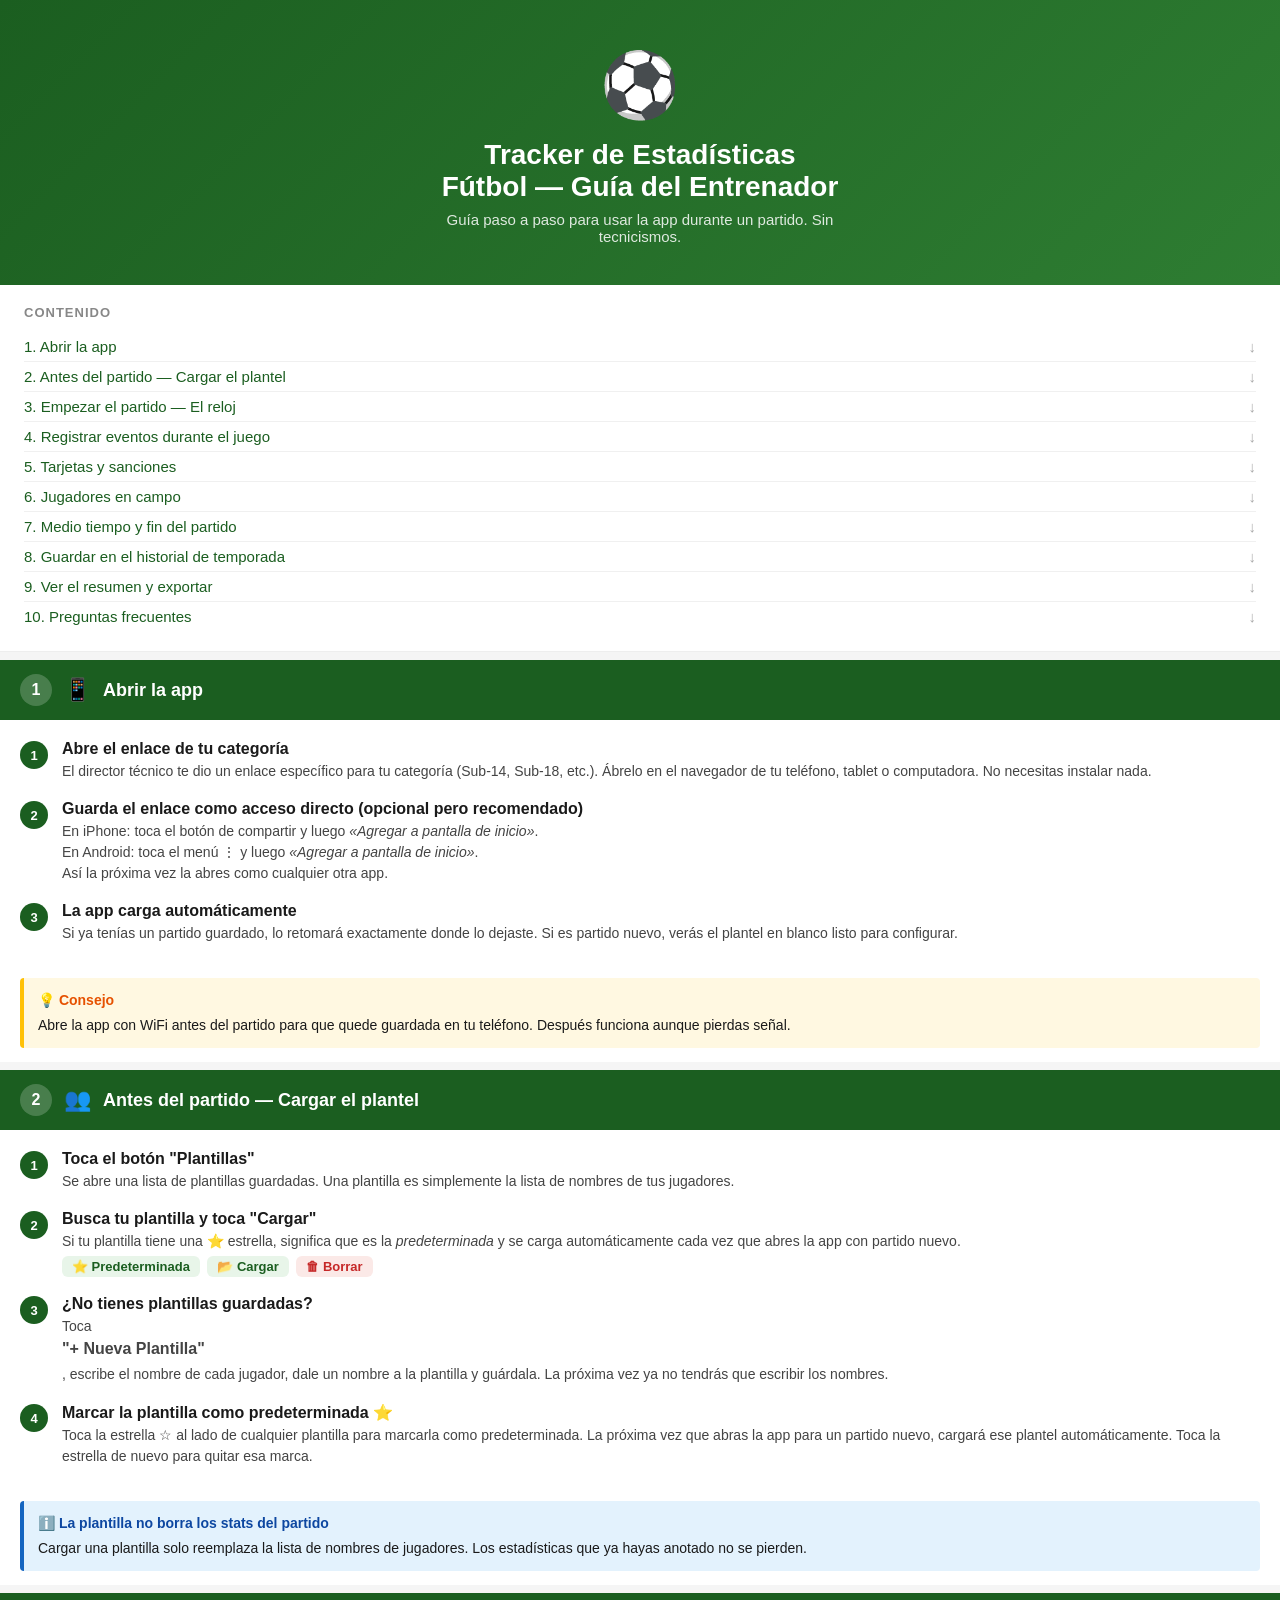
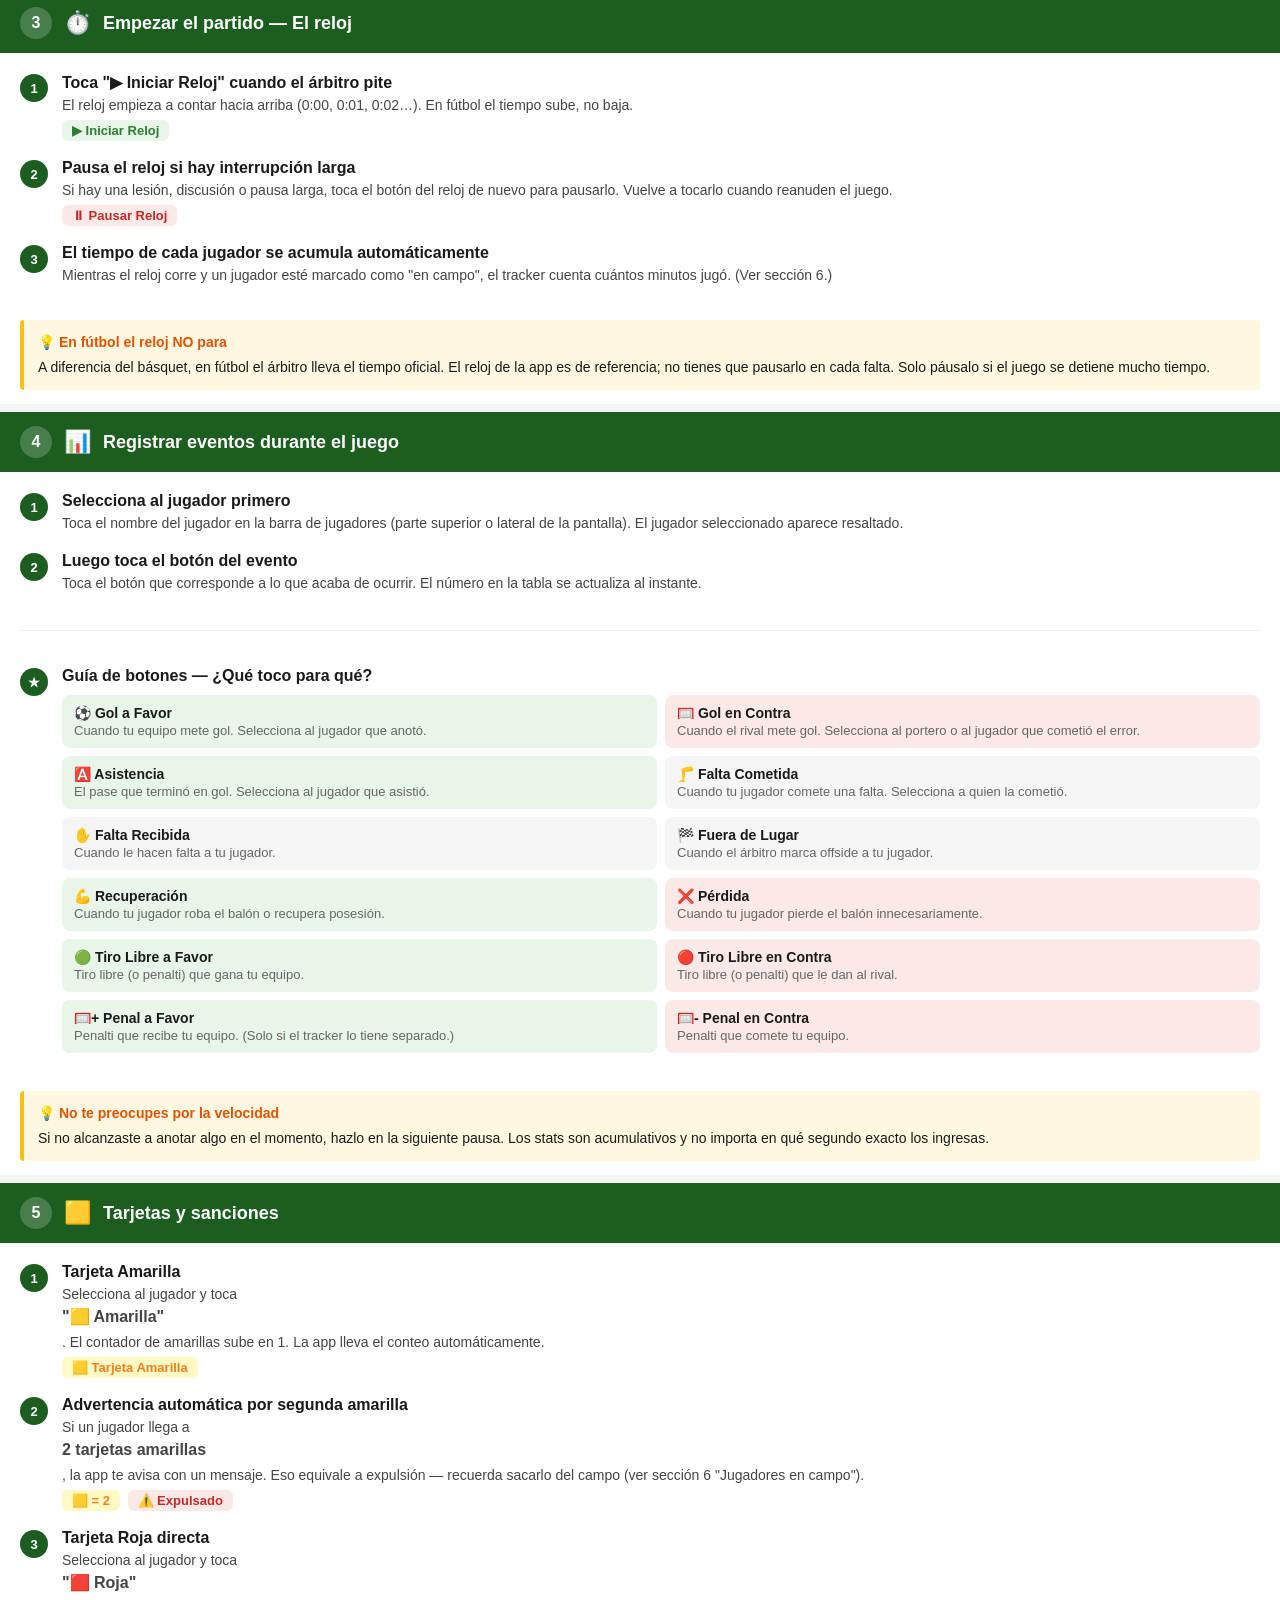
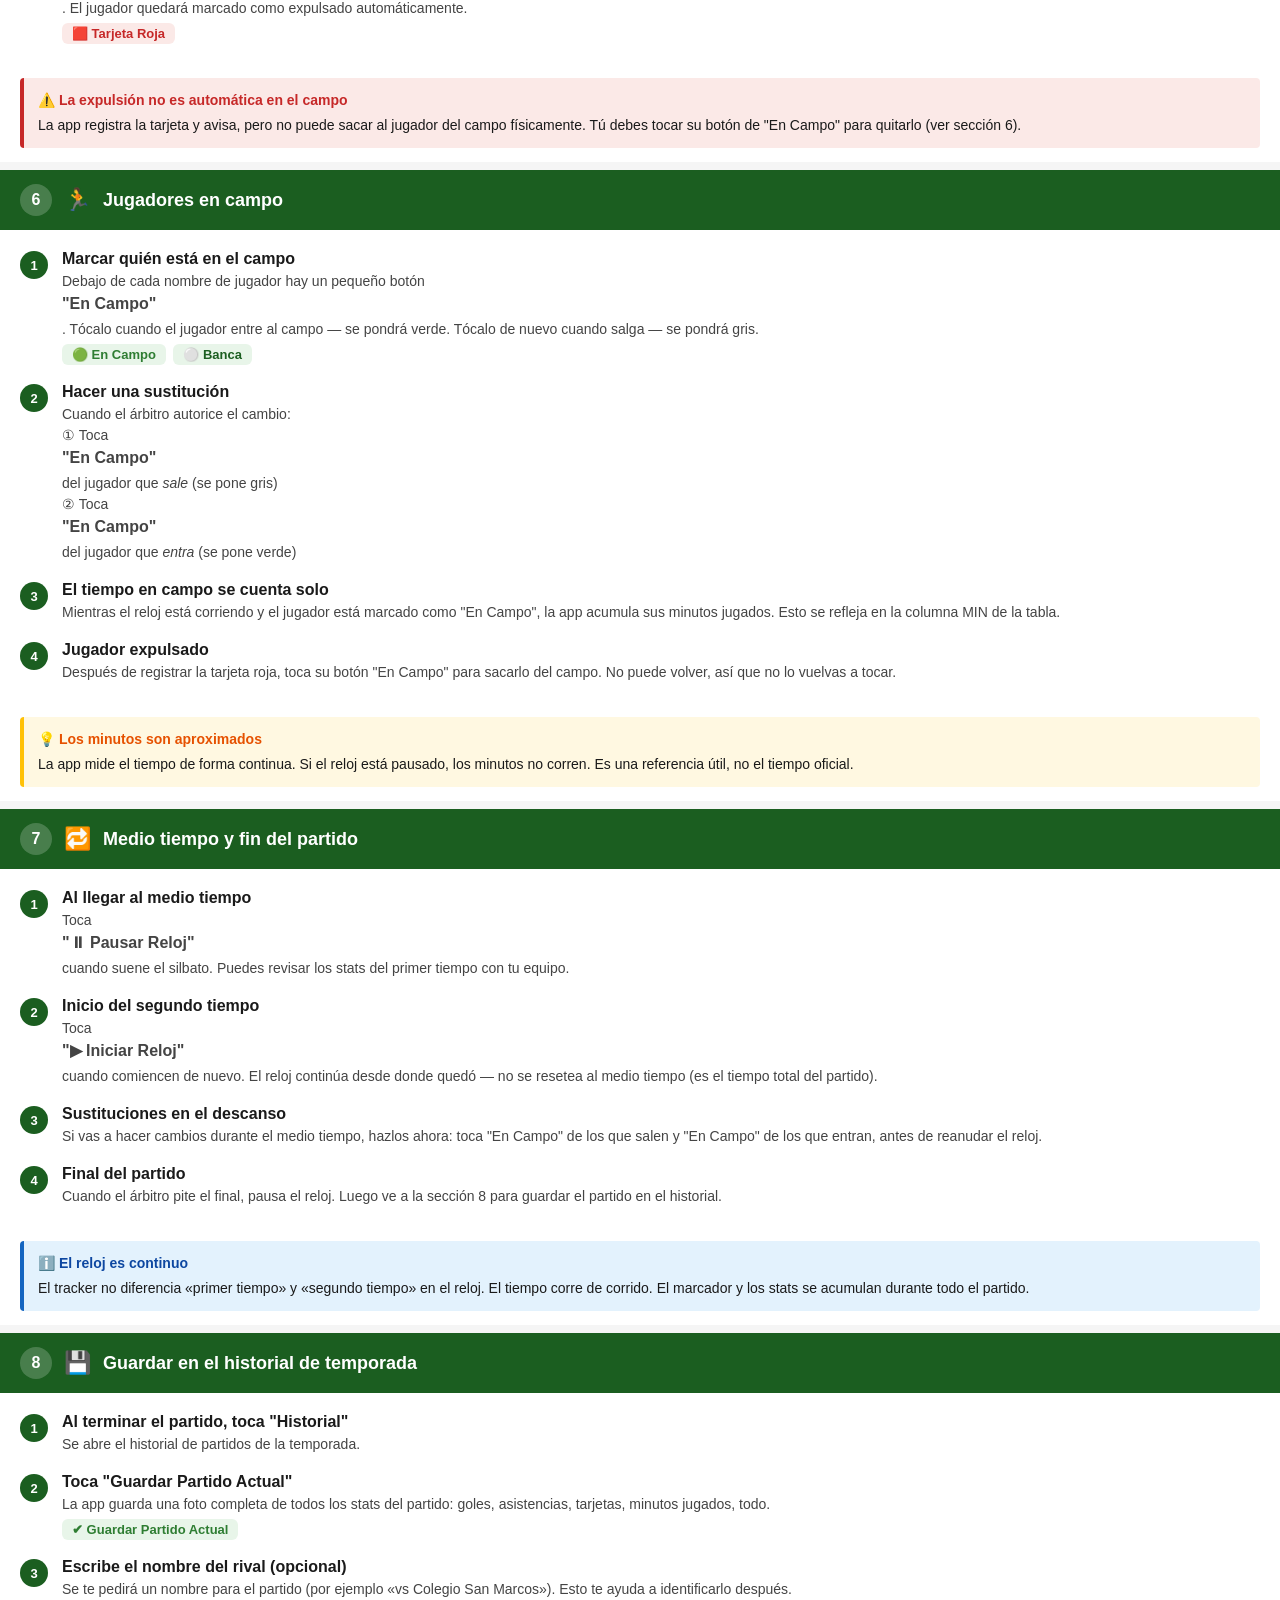
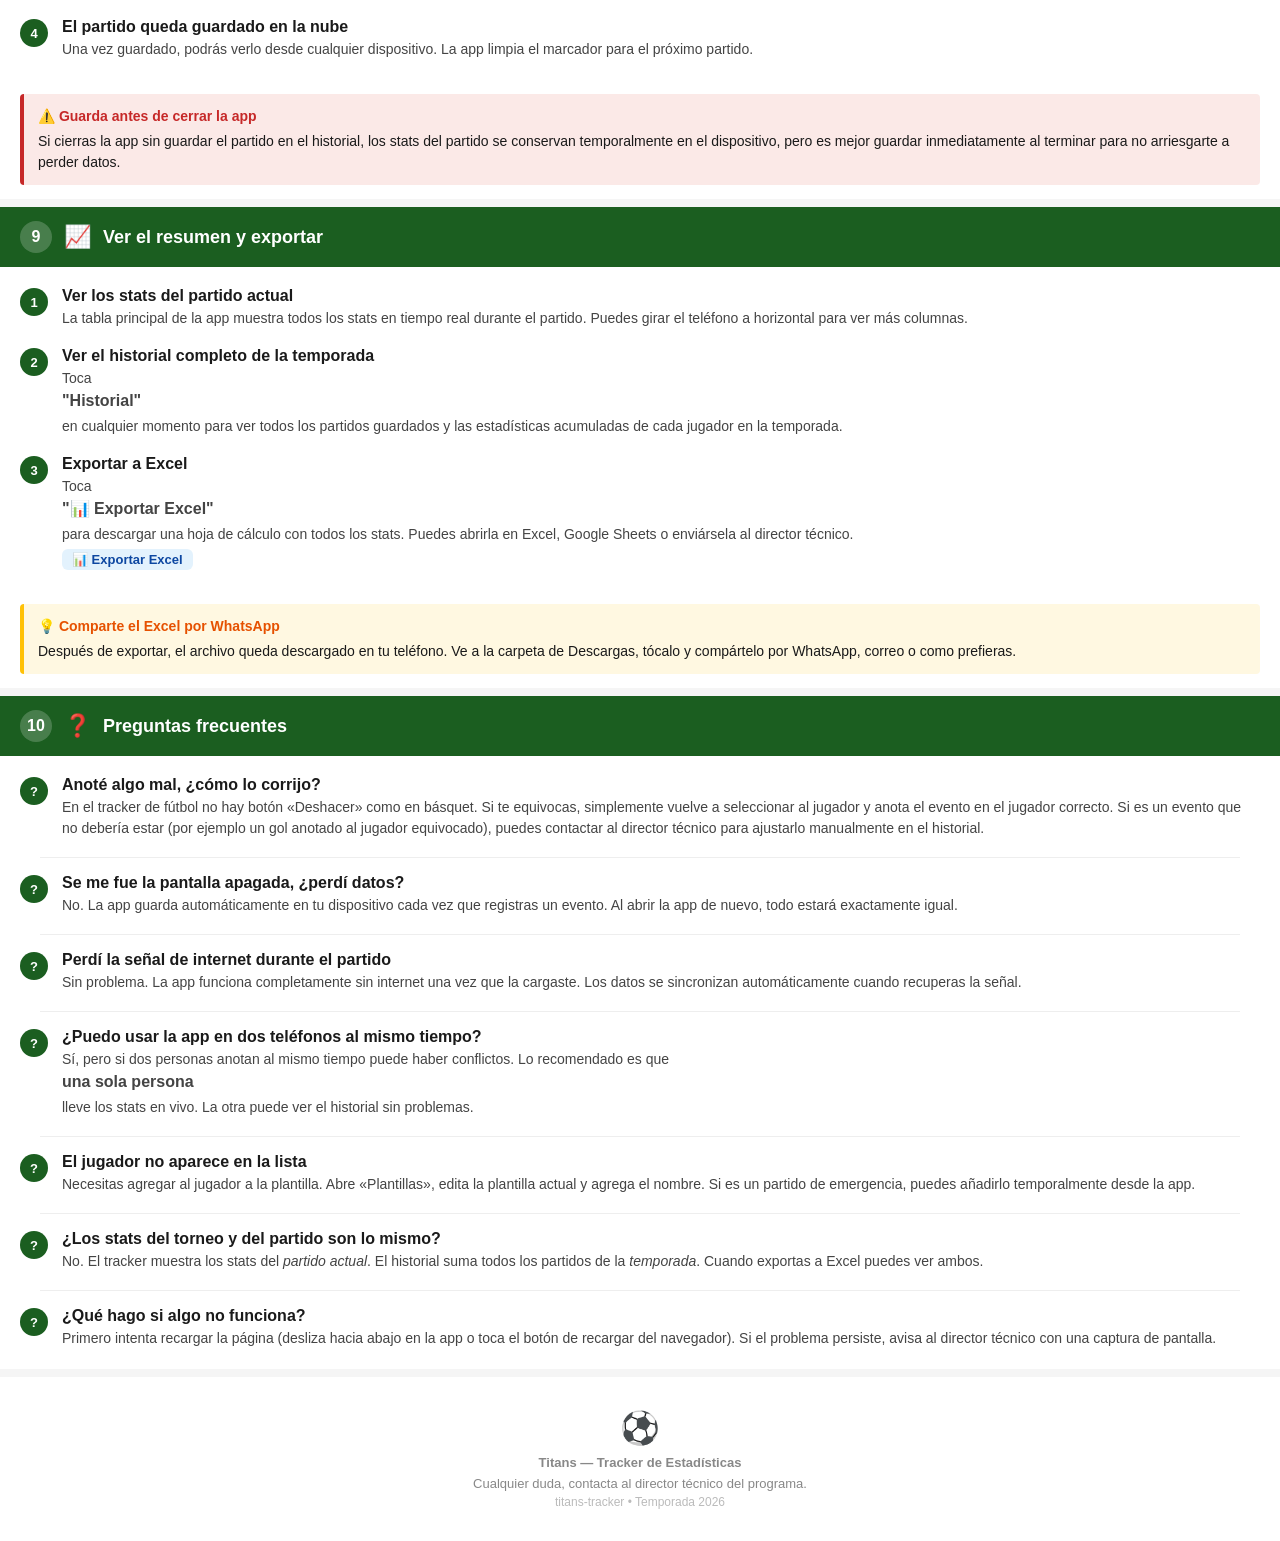
<file: Tutorial_Futbol_Entrenadores.html>
<!DOCTYPE html>
<html lang="es">
<head>
<meta charset="UTF-8">
<meta name="viewport" content="width=device-width, initial-scale=1.0">
<title>Tutorial — Tracker de Fútbol</title>
<style>
  * { box-sizing: border-box; margin: 0; padding: 0; }
  body { font-family: -apple-system, Arial, sans-serif; background: #f5f5f5; color: #1a1a1a; }

  .cover {
    background: linear-gradient(135deg, #1b5e20, #2e7d32);
    color: white;
    padding: 48px 24px 40px;
    text-align: center;
  }
  .cover .badge { font-size: 64px; margin-bottom: 16px; }
  .cover h1 { font-size: 28px; font-weight: 800; margin-bottom: 8px; }
  .cover p { font-size: 15px; opacity: .85; max-width: 420px; margin: 0 auto; }

  .toc {
    background: white;
    margin: 0 0 8px 0;
    padding: 20px 24px;
    border-bottom: 1px solid #eee;
  }
  .toc h2 { font-size: 13px; text-transform: uppercase; letter-spacing: 1px; color: #888; margin-bottom: 12px; }
  .toc a { display: block; color: #1b5e20; text-decoration: none; padding: 6px 0; font-size: 15px; border-bottom: 1px solid #f0f0f0; }
  .toc a:last-child { border-bottom: none; }
  .toc a span { float: right; color: #aaa; }

  .section {
    background: white;
    margin: 8px 0;
    padding: 0;
    overflow: hidden;
  }
  .section-header {
    background: #1b5e20;
    color: white;
    padding: 14px 20px;
    display: flex;
    align-items: center;
    gap: 12px;
  }
  .section-header .num {
    background: rgba(255,255,255,0.2);
    border-radius: 50%;
    width: 32px; height: 32px;
    display: flex; align-items: center; justify-content: center;
    font-weight: 800; font-size: 16px; flex-shrink: 0;
  }
  .section-header h2 { font-size: 18px; font-weight: 700; }
  .section-header .icon { font-size: 22px; }

  .steps { padding: 20px; }
  .step {
    display: flex;
    gap: 14px;
    margin-bottom: 18px;
    align-items: flex-start;
  }
  .step:last-child { margin-bottom: 0; }
  .step .dot {
    background: #1b5e20;
    color: white;
    border-radius: 50%;
    width: 28px; height: 28px;
    display: flex; align-items: center; justify-content: center;
    font-weight: 800; font-size: 13px;
    flex-shrink: 0; margin-top: 1px;
  }
  .step .content { flex: 1; }
  .step .content strong { display: block; font-size: 16px; margin-bottom: 3px; }
  .step .content p { font-size: 14px; color: #444; line-height: 1.5; }
  .step .content .pill {
    display: inline-block;
    background: #e8f5e9;
    color: #1b5e20;
    border-radius: 6px;
    padding: 3px 10px;
    font-size: 13px;
    font-weight: 600;
    margin: 4px 3px 0 0;
  }
  .step .content .pill.red { background: #fbe9e7; color: #c62828; }
  .step .content .pill.green { background: #e8f5e9; color: #2e7d32; }
  .step .content .pill.orange { background: #fff3e0; color: #e65100; }
  .step .content .pill.yellow { background: #fff9c4; color: #f57f17; }
  .step .content .pill.blue { background: #e3f2fd; color: #0d47a1; }

  .tip {
    background: #fff8e1;
    border-left: 4px solid #ffc107;
    border-radius: 4px;
    padding: 12px 14px;
    margin: 14px 20px;
    font-size: 14px;
    line-height: 1.5;
  }
  .tip strong { display: block; margin-bottom: 4px; color: #e65100; }

  .warning {
    background: #fbe9e7;
    border-left: 4px solid #c62828;
    border-radius: 4px;
    padding: 12px 14px;
    margin: 14px 20px;
    font-size: 14px;
    line-height: 1.5;
  }
  .warning strong { color: #c62828; display: block; margin-bottom: 4px; }

  .info {
    background: #e3f2fd;
    border-left: 4px solid #1565c0;
    border-radius: 4px;
    padding: 12px 14px;
    margin: 14px 20px;
    font-size: 14px;
    line-height: 1.5;
  }
  .info strong { color: #0d47a1; display: block; margin-bottom: 4px; }

  .stat-grid {
    display: grid;
    grid-template-columns: 1fr 1fr;
    gap: 8px;
    margin: 10px 0 4px 0;
  }
  .stat-box {
    background: #f5f5f5;
    border-radius: 8px;
    padding: 10px 12px;
    font-size: 13px;
  }
  .stat-box .stat-name { font-weight: 700; font-size: 14px; }
  .stat-box .stat-desc { color: #666; margin-top: 2px; }
  .stat-box.green-bg { background: #e8f5e9; }
  .stat-box.red-bg { background: #fbe9e7; }
  .stat-box.yellow-bg { background: #fff9c4; }

  .divider { height: 1px; background: #eee; margin: 16px 20px; }

  .footer {
    text-align: center;
    padding: 32px 20px;
    color: #888;
    font-size: 13px;
    background: white;
    margin-top: 8px;
  }
  .footer .logo { font-size: 32px; margin-bottom: 8px; }

  @media print {
    body { background: white; }
    .section { page-break-inside: avoid; box-shadow: none; }
  }
</style>
</head>
<body>

<!-- PORTADA -->
<div class="cover">
  <div class="badge">⚽</div>
  <h1>Tracker de Estadísticas<br>Fútbol — Guía del Entrenador</h1>
  <p>Guía paso a paso para usar la app durante un partido. Sin tecnicismos.</p>
</div>

<!-- ÍNDICE -->
<div class="toc">
  <h2>Contenido</h2>
  <a href="#s1">1. Abrir la app <span>↓</span></a>
  <a href="#s2">2. Antes del partido — Cargar el plantel <span>↓</span></a>
  <a href="#s3">3. Empezar el partido — El reloj <span>↓</span></a>
  <a href="#s4">4. Registrar eventos durante el juego <span>↓</span></a>
  <a href="#s5">5. Tarjetas y sanciones <span>↓</span></a>
  <a href="#s6">6. Jugadores en campo <span>↓</span></a>
  <a href="#s7">7. Medio tiempo y fin del partido <span>↓</span></a>
  <a href="#s8">8. Guardar en el historial de temporada <span>↓</span></a>
  <a href="#s9">9. Ver el resumen y exportar <span>↓</span></a>
  <a href="#s10">10. Preguntas frecuentes <span>↓</span></a>
</div>

<!-- SECCIÓN 1 -->
<div class="section" id="s1">
  <div class="section-header">
    <div class="num">1</div>
    <span class="icon">📱</span>
    <h2>Abrir la app</h2>
  </div>
  <div class="steps">
    <div class="step">
      <div class="dot">1</div>
      <div class="content">
        <strong>Abre el enlace de tu categoría</strong>
        <p>El director técnico te dio un enlace específico para tu categoría (Sub‑14, Sub‑18, etc.). Ábrelo en el navegador de tu teléfono, tablet o computadora. No necesitas instalar nada.</p>
      </div>
    </div>
    <div class="step">
      <div class="dot">2</div>
      <div class="content">
        <strong>Guarda el enlace como acceso directo (opcional pero recomendado)</strong>
        <p>En iPhone: toca el botón de compartir y luego <em>«Agregar a pantalla de inicio»</em>.<br>
           En Android: toca el menú ⋮ y luego <em>«Agregar a pantalla de inicio»</em>.<br>
           Así la próxima vez la abres como cualquier otra app.</p>
      </div>
    </div>
    <div class="step">
      <div class="dot">3</div>
      <div class="content">
        <strong>La app carga automáticamente</strong>
        <p>Si ya tenías un partido guardado, lo retomará exactamente donde lo dejaste. Si es partido nuevo, verás el plantel en blanco listo para configurar.</p>
      </div>
    </div>
  </div>
  <div class="tip">
    <strong>💡 Consejo</strong>
    Abre la app con WiFi antes del partido para que quede guardada en tu teléfono. Después funciona aunque pierdas señal.
  </div>
</div>

<!-- SECCIÓN 2 -->
<div class="section" id="s2">
  <div class="section-header">
    <div class="num">2</div>
    <span class="icon">👥</span>
    <h2>Antes del partido — Cargar el plantel</h2>
  </div>
  <div class="steps">
    <div class="step">
      <div class="dot">1</div>
      <div class="content">
        <strong>Toca el botón "Plantillas"</strong>
        <p>Se abre una lista de plantillas guardadas. Una plantilla es simplemente la lista de nombres de tus jugadores.</p>
      </div>
    </div>
    <div class="step">
      <div class="dot">2</div>
      <div class="content">
        <strong>Busca tu plantilla y toca "Cargar"</strong>
        <p>Si tu plantilla tiene una ⭐ estrella, significa que es la <em>predeterminada</em> y se carga automáticamente cada vez que abres la app con partido nuevo.</p>
        <span class="pill">⭐ Predeterminada</span>
        <span class="pill">📂 Cargar</span>
        <span class="pill red">🗑 Borrar</span>
      </div>
    </div>
    <div class="step">
      <div class="dot">3</div>
      <div class="content">
        <strong>¿No tienes plantillas guardadas?</strong>
        <p>Toca <strong>"+ Nueva Plantilla"</strong>, escribe el nombre de cada jugador, dale un nombre a la plantilla y guárdala. La próxima vez ya no tendrás que escribir los nombres.</p>
      </div>
    </div>
    <div class="step">
      <div class="dot">4</div>
      <div class="content">
        <strong>Marcar la plantilla como predeterminada ⭐</strong>
        <p>Toca la estrella ☆ al lado de cualquier plantilla para marcarla como predeterminada. La próxima vez que abras la app para un partido nuevo, cargará ese plantel automáticamente. Toca la estrella de nuevo para quitar esa marca.</p>
      </div>
    </div>
  </div>
  <div class="info">
    <strong>ℹ️ La plantilla no borra los stats del partido</strong>
    Cargar una plantilla solo reemplaza la lista de nombres de jugadores. Los estadísticas que ya hayas anotado no se pierden.
  </div>
</div>

<!-- SECCIÓN 3 -->
<div class="section" id="s3">
  <div class="section-header">
    <div class="num">3</div>
    <span class="icon">⏱️</span>
    <h2>Empezar el partido — El reloj</h2>
  </div>
  <div class="steps">
    <div class="step">
      <div class="dot">1</div>
      <div class="content">
        <strong>Toca "▶ Iniciar Reloj" cuando el árbitro pite</strong>
        <p>El reloj empieza a contar hacia arriba (0:00, 0:01, 0:02…). En fútbol el tiempo sube, no baja.</p>
        <span class="pill green">▶ Iniciar Reloj</span>
      </div>
    </div>
    <div class="step">
      <div class="dot">2</div>
      <div class="content">
        <strong>Pausa el reloj si hay interrupción larga</strong>
        <p>Si hay una lesión, discusión o pausa larga, toca el botón del reloj de nuevo para pausarlo. Vuelve a tocarlo cuando reanuden el juego.</p>
        <span class="pill red">⏸ Pausar Reloj</span>
      </div>
    </div>
    <div class="step">
      <div class="dot">3</div>
      <div class="content">
        <strong>El tiempo de cada jugador se acumula automáticamente</strong>
        <p>Mientras el reloj corre y un jugador esté marcado como "en campo", el tracker cuenta cuántos minutos jugó. (Ver sección 6.)</p>
      </div>
    </div>
  </div>
  <div class="tip">
    <strong>💡 En fútbol el reloj NO para</strong>
    A diferencia del básquet, en fútbol el árbitro lleva el tiempo oficial. El reloj de la app es de referencia; no tienes que pausarlo en cada falta. Solo páusalo si el juego se detiene mucho tiempo.
  </div>
</div>

<!-- SECCIÓN 4 -->
<div class="section" id="s4">
  <div class="section-header">
    <div class="num">4</div>
    <span class="icon">📊</span>
    <h2>Registrar eventos durante el juego</h2>
  </div>
  <div class="steps">
    <div class="step">
      <div class="dot">1</div>
      <div class="content">
        <strong>Selecciona al jugador primero</strong>
        <p>Toca el nombre del jugador en la barra de jugadores (parte superior o lateral de la pantalla). El jugador seleccionado aparece resaltado.</p>
      </div>
    </div>
    <div class="step">
      <div class="dot">2</div>
      <div class="content">
        <strong>Luego toca el botón del evento</strong>
        <p>Toca el botón que corresponde a lo que acaba de ocurrir. El número en la tabla se actualiza al instante.</p>
      </div>
    </div>
  </div>

  <div class="divider"></div>
  <div class="steps">
    <div class="step">
      <div class="dot">★</div>
      <div class="content">
        <strong>Guía de botones — ¿Qué toco para qué?</strong>
        <div class="stat-grid">
          <div class="stat-box green-bg">
            <div class="stat-name">⚽ Gol a Favor</div>
            <div class="stat-desc">Cuando tu equipo mete gol. Selecciona al jugador que anotó.</div>
          </div>
          <div class="stat-box red-bg">
            <div class="stat-name">🥅 Gol en Contra</div>
            <div class="stat-desc">Cuando el rival mete gol. Selecciona al portero o al jugador que cometió el error.</div>
          </div>
          <div class="stat-box green-bg">
            <div class="stat-name">🅰️ Asistencia</div>
            <div class="stat-desc">El pase que terminó en gol. Selecciona al jugador que asistió.</div>
          </div>
          <div class="stat-box">
            <div class="stat-name">🦵 Falta Cometida</div>
            <div class="stat-desc">Cuando tu jugador comete una falta. Selecciona a quien la cometió.</div>
          </div>
          <div class="stat-box">
            <div class="stat-name">✋ Falta Recibida</div>
            <div class="stat-desc">Cuando le hacen falta a tu jugador.</div>
          </div>
          <div class="stat-box">
            <div class="stat-name">🏁 Fuera de Lugar</div>
            <div class="stat-desc">Cuando el árbitro marca offside a tu jugador.</div>
          </div>
          <div class="stat-box green-bg">
            <div class="stat-name">💪 Recuperación</div>
            <div class="stat-desc">Cuando tu jugador roba el balón o recupera posesión.</div>
          </div>
          <div class="stat-box red-bg">
            <div class="stat-name">❌ Pérdida</div>
            <div class="stat-desc">Cuando tu jugador pierde el balón innecesariamente.</div>
          </div>
          <div class="stat-box green-bg">
            <div class="stat-name">🟢 Tiro Libre a Favor</div>
            <div class="stat-desc">Tiro libre (o penalti) que gana tu equipo.</div>
          </div>
          <div class="stat-box red-bg">
            <div class="stat-name">🔴 Tiro Libre en Contra</div>
            <div class="stat-desc">Tiro libre (o penalti) que le dan al rival.</div>
          </div>
          <div class="stat-box green-bg">
            <div class="stat-name">🥅+ Penal a Favor</div>
            <div class="stat-desc">Penalti que recibe tu equipo. (Solo si el tracker lo tiene separado.)</div>
          </div>
          <div class="stat-box red-bg">
            <div class="stat-name">🥅- Penal en Contra</div>
            <div class="stat-desc">Penalti que comete tu equipo.</div>
          </div>
        </div>
      </div>
    </div>
  </div>

  <div class="tip">
    <strong>💡 No te preocupes por la velocidad</strong>
    Si no alcanzaste a anotar algo en el momento, hazlo en la siguiente pausa. Los stats son acumulativos y no importa en qué segundo exacto los ingresas.
  </div>
</div>

<!-- SECCIÓN 5 -->
<div class="section" id="s5">
  <div class="section-header">
    <div class="num">5</div>
    <span class="icon">🟨</span>
    <h2>Tarjetas y sanciones</h2>
  </div>
  <div class="steps">
    <div class="step">
      <div class="dot">1</div>
      <div class="content">
        <strong>Tarjeta Amarilla</strong>
        <p>Selecciona al jugador y toca <strong>"🟨 Amarilla"</strong>. El contador de amarillas sube en 1. La app lleva el conteo automáticamente.</p>
        <span class="pill yellow">🟨 Tarjeta Amarilla</span>
      </div>
    </div>
    <div class="step">
      <div class="dot">2</div>
      <div class="content">
        <strong>Advertencia automática por segunda amarilla</strong>
        <p>Si un jugador llega a <strong>2 tarjetas amarillas</strong>, la app te avisa con un mensaje. Eso equivale a expulsión — recuerda sacarlo del campo (ver sección 6 "Jugadores en campo").</p>
        <span class="pill yellow">🟨 = 2</span>
        <span class="pill red">⚠️ Expulsado</span>
      </div>
    </div>
    <div class="step">
      <div class="dot">3</div>
      <div class="content">
        <strong>Tarjeta Roja directa</strong>
        <p>Selecciona al jugador y toca <strong>"🟥 Roja"</strong>. El jugador quedará marcado como expulsado automáticamente.</p>
        <span class="pill red">🟥 Tarjeta Roja</span>
      </div>
    </div>
  </div>
  <div class="warning">
    <strong>⚠️ La expulsión no es automática en el campo</strong>
    La app registra la tarjeta y avisa, pero no puede sacar al jugador del campo físicamente. Tú debes tocar su botón de "En Campo" para quitarlo (ver sección 6).
  </div>
</div>

<!-- SECCIÓN 6 -->
<div class="section" id="s6">
  <div class="section-header">
    <div class="num">6</div>
    <span class="icon">🏃</span>
    <h2>Jugadores en campo</h2>
  </div>
  <div class="steps">
    <div class="step">
      <div class="dot">1</div>
      <div class="content">
        <strong>Marcar quién está en el campo</strong>
        <p>Debajo de cada nombre de jugador hay un pequeño botón <strong>"En Campo"</strong>. Tócalo cuando el jugador entre al campo — se pondrá verde. Tócalo de nuevo cuando salga — se pondrá gris.</p>
        <span class="pill green">🟢 En Campo</span>
        <span class="pill">⚪ Banca</span>
      </div>
    </div>
    <div class="step">
      <div class="dot">2</div>
      <div class="content">
        <strong>Hacer una sustitución</strong>
        <p>Cuando el árbitro autorice el cambio:</p>
        <p>① Toca <strong>"En Campo"</strong> del jugador que <em>sale</em> (se pone gris)<br>
           ② Toca <strong>"En Campo"</strong> del jugador que <em>entra</em> (se pone verde)</p>
      </div>
    </div>
    <div class="step">
      <div class="dot">3</div>
      <div class="content">
        <strong>El tiempo en campo se cuenta solo</strong>
        <p>Mientras el reloj está corriendo y el jugador está marcado como "En Campo", la app acumula sus minutos jugados. Esto se refleja en la columna MIN de la tabla.</p>
      </div>
    </div>
    <div class="step">
      <div class="dot">4</div>
      <div class="content">
        <strong>Jugador expulsado</strong>
        <p>Después de registrar la tarjeta roja, toca su botón "En Campo" para sacarlo del campo. No puede volver, así que no lo vuelvas a tocar.</p>
      </div>
    </div>
  </div>
  <div class="tip">
    <strong>💡 Los minutos son aproximados</strong>
    La app mide el tiempo de forma continua. Si el reloj está pausado, los minutos no corren. Es una referencia útil, no el tiempo oficial.
  </div>
</div>

<!-- SECCIÓN 7 -->
<div class="section" id="s7">
  <div class="section-header">
    <div class="num">7</div>
    <span class="icon">🔁</span>
    <h2>Medio tiempo y fin del partido</h2>
  </div>
  <div class="steps">
    <div class="step">
      <div class="dot">1</div>
      <div class="content">
        <strong>Al llegar al medio tiempo</strong>
        <p>Toca <strong>"⏸ Pausar Reloj"</strong> cuando suene el silbato. Puedes revisar los stats del primer tiempo con tu equipo.</p>
      </div>
    </div>
    <div class="step">
      <div class="dot">2</div>
      <div class="content">
        <strong>Inicio del segundo tiempo</strong>
        <p>Toca <strong>"▶ Iniciar Reloj"</strong> cuando comiencen de nuevo. El reloj continúa desde donde quedó — no se resetea al medio tiempo (es el tiempo total del partido).</p>
      </div>
    </div>
    <div class="step">
      <div class="dot">3</div>
      <div class="content">
        <strong>Sustituciones en el descanso</strong>
        <p>Si vas a hacer cambios durante el medio tiempo, hazlos ahora: toca "En Campo" de los que salen y "En Campo" de los que entran, antes de reanudar el reloj.</p>
      </div>
    </div>
    <div class="step">
      <div class="dot">4</div>
      <div class="content">
        <strong>Final del partido</strong>
        <p>Cuando el árbitro pite el final, pausa el reloj. Luego ve a la sección 8 para guardar el partido en el historial.</p>
      </div>
    </div>
  </div>
  <div class="info">
    <strong>ℹ️ El reloj es continuo</strong>
    El tracker no diferencia «primer tiempo» y «segundo tiempo» en el reloj. El tiempo corre de corrido. El marcador y los stats se acumulan durante todo el partido.
  </div>
</div>

<!-- SECCIÓN 8 -->
<div class="section" id="s8">
  <div class="section-header">
    <div class="num">8</div>
    <span class="icon">💾</span>
    <h2>Guardar en el historial de temporada</h2>
  </div>
  <div class="steps">
    <div class="step">
      <div class="dot">1</div>
      <div class="content">
        <strong>Al terminar el partido, toca "Historial"</strong>
        <p>Se abre el historial de partidos de la temporada.</p>
      </div>
    </div>
    <div class="step">
      <div class="dot">2</div>
      <div class="content">
        <strong>Toca "Guardar Partido Actual"</strong>
        <p>La app guarda una foto completa de todos los stats del partido: goles, asistencias, tarjetas, minutos jugados, todo.</p>
        <span class="pill green">✔ Guardar Partido Actual</span>
      </div>
    </div>
    <div class="step">
      <div class="dot">3</div>
      <div class="content">
        <strong>Escribe el nombre del rival (opcional)</strong>
        <p>Se te pedirá un nombre para el partido (por ejemplo «vs Colegio San Marcos»). Esto te ayuda a identificarlo después.</p>
      </div>
    </div>
    <div class="step">
      <div class="dot">4</div>
      <div class="content">
        <strong>El partido queda guardado en la nube</strong>
        <p>Una vez guardado, podrás verlo desde cualquier dispositivo. La app limpia el marcador para el próximo partido.</p>
      </div>
    </div>
  </div>
  <div class="warning">
    <strong>⚠️ Guarda antes de cerrar la app</strong>
    Si cierras la app sin guardar el partido en el historial, los stats del partido se conservan temporalmente en el dispositivo, pero es mejor guardar inmediatamente al terminar para no arriesgarte a perder datos.
  </div>
</div>

<!-- SECCIÓN 9 -->
<div class="section" id="s9">
  <div class="section-header">
    <div class="num">9</div>
    <span class="icon">📈</span>
    <h2>Ver el resumen y exportar</h2>
  </div>
  <div class="steps">
    <div class="step">
      <div class="dot">1</div>
      <div class="content">
        <strong>Ver los stats del partido actual</strong>
        <p>La tabla principal de la app muestra todos los stats en tiempo real durante el partido. Puedes girar el teléfono a horizontal para ver más columnas.</p>
      </div>
    </div>
    <div class="step">
      <div class="dot">2</div>
      <div class="content">
        <strong>Ver el historial completo de la temporada</strong>
        <p>Toca <strong>"Historial"</strong> en cualquier momento para ver todos los partidos guardados y las estadísticas acumuladas de cada jugador en la temporada.</p>
      </div>
    </div>
    <div class="step">
      <div class="dot">3</div>
      <div class="content">
        <strong>Exportar a Excel</strong>
        <p>Toca <strong>"📊 Exportar Excel"</strong> para descargar una hoja de cálculo con todos los stats. Puedes abrirla en Excel, Google Sheets o enviársela al director técnico.</p>
        <span class="pill blue">📊 Exportar Excel</span>
      </div>
    </div>
  </div>
  <div class="tip">
    <strong>💡 Comparte el Excel por WhatsApp</strong>
    Después de exportar, el archivo queda descargado en tu teléfono. Ve a la carpeta de Descargas, tócalo y compártelo por WhatsApp, correo o como prefieras.
  </div>
</div>

<!-- SECCIÓN 10 -->
<div class="section" id="s10">
  <div class="section-header">
    <div class="num">10</div>
    <span class="icon">❓</span>
    <h2>Preguntas frecuentes</h2>
  </div>
  <div class="steps">
    <div class="step">
      <div class="dot">?</div>
      <div class="content">
        <strong>Anoté algo mal, ¿cómo lo corrijo?</strong>
        <p>En el tracker de fútbol no hay botón «Deshacer» como en básquet. Si te equivocas, simplemente vuelve a seleccionar al jugador y anota el evento en el jugador correcto. Si es un evento que no debería estar (por ejemplo un gol anotado al jugador equivocado), puedes contactar al director técnico para ajustarlo manualmente en el historial.</p>
      </div>
    </div>
    <div class="divider"></div>
    <div class="step">
      <div class="dot">?</div>
      <div class="content">
        <strong>Se me fue la pantalla apagada, ¿perdí datos?</strong>
        <p>No. La app guarda automáticamente en tu dispositivo cada vez que registras un evento. Al abrir la app de nuevo, todo estará exactamente igual.</p>
      </div>
    </div>
    <div class="divider"></div>
    <div class="step">
      <div class="dot">?</div>
      <div class="content">
        <strong>Perdí la señal de internet durante el partido</strong>
        <p>Sin problema. La app funciona completamente sin internet una vez que la cargaste. Los datos se sincronizan automáticamente cuando recuperas la señal.</p>
      </div>
    </div>
    <div class="divider"></div>
    <div class="step">
      <div class="dot">?</div>
      <div class="content">
        <strong>¿Puedo usar la app en dos teléfonos al mismo tiempo?</strong>
        <p>Sí, pero si dos personas anotan al mismo tiempo puede haber conflictos. Lo recomendado es que <strong>una sola persona</strong> lleve los stats en vivo. La otra puede ver el historial sin problemas.</p>
      </div>
    </div>
    <div class="divider"></div>
    <div class="step">
      <div class="dot">?</div>
      <div class="content">
        <strong>El jugador no aparece en la lista</strong>
        <p>Necesitas agregar al jugador a la plantilla. Abre «Plantillas», edita la plantilla actual y agrega el nombre. Si es un partido de emergencia, puedes añadirlo temporalmente desde la app.</p>
      </div>
    </div>
    <div class="divider"></div>
    <div class="step">
      <div class="dot">?</div>
      <div class="content">
        <strong>¿Los stats del torneo y del partido son lo mismo?</strong>
        <p>No. El tracker muestra los stats del <em>partido actual</em>. El historial suma todos los partidos de la <em>temporada</em>. Cuando exportas a Excel puedes ver ambos.</p>
      </div>
    </div>
    <div class="divider"></div>
    <div class="step">
      <div class="dot">?</div>
      <div class="content">
        <strong>¿Qué hago si algo no funciona?</strong>
        <p>Primero intenta recargar la página (desliza hacia abajo en la app o toca el botón de recargar del navegador). Si el problema persiste, avisa al director técnico con una captura de pantalla.</p>
      </div>
    </div>
  </div>
</div>

<!-- PIE DE PÁGINA -->
<div class="footer">
  <div class="logo">⚽</div>
  <p><strong>Titans — Tracker de Estadísticas</strong></p>
  <p style="margin-top: 6px;">Cualquier duda, contacta al director técnico del programa.</p>
  <p style="margin-top: 4px; font-size: 12px; color: #bbb;">titans-tracker • Temporada 2026</p>
</div>

</body>
</html>
</file>
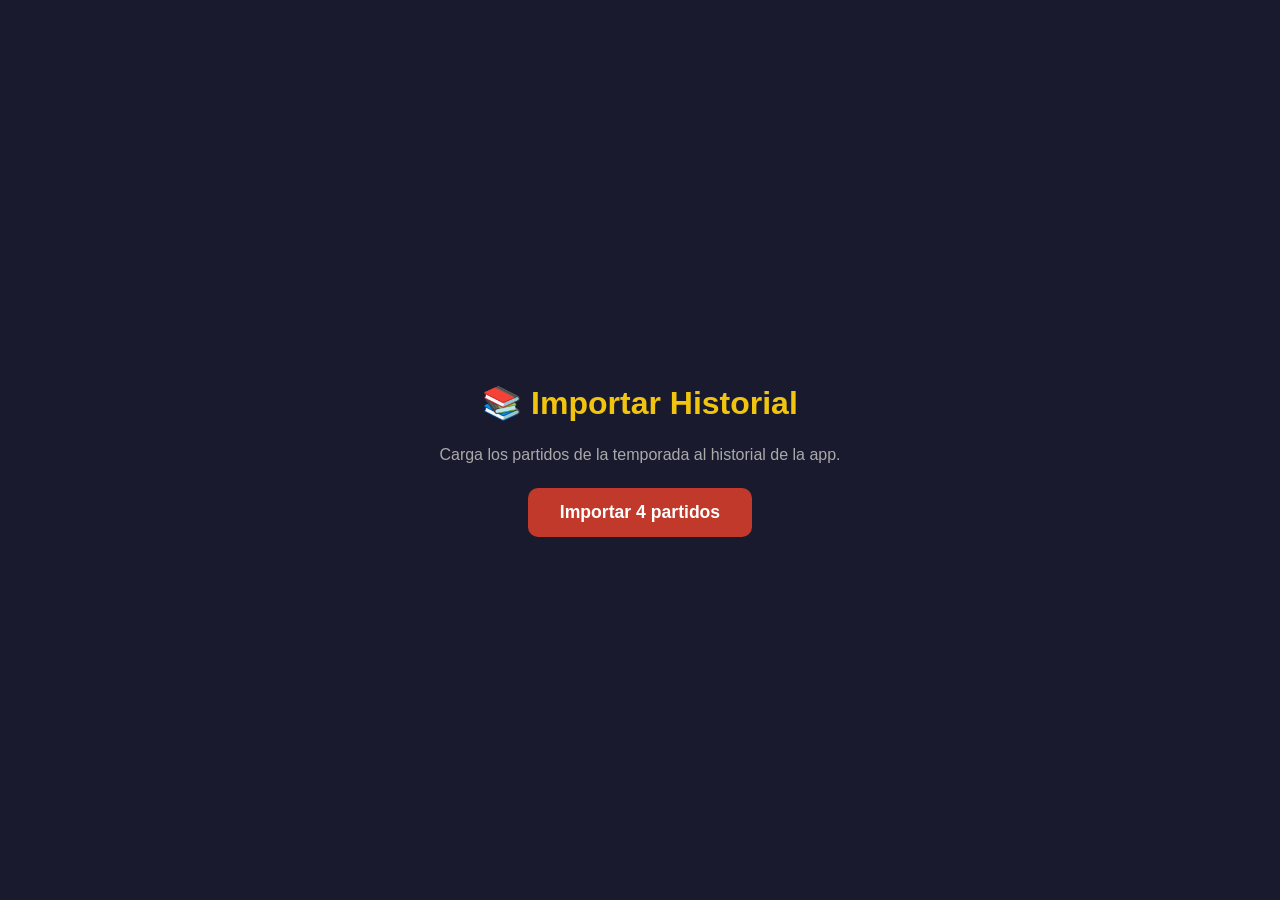
<file: Hombres/Basket/Sub 12/Copa Talento Sub 12/import-history.html>
<!DOCTYPE html>
<html lang="es">
<head>
<meta charset="UTF-8">
<title>Importar Historial — Titans</title>
<style>
  body { font-family: Arial, sans-serif; background: #1a1a2e; color: #fff;
         display: flex; flex-direction: column; align-items: center;
         justify-content: center; height: 100vh; margin: 0; text-align: center; }
  h1  { color: #f1c40f; margin-bottom: 8px; }
  p   { color: #aaa; margin-bottom: 24px; }
  button { background: #c0392b; color: #fff; border: none; padding: 14px 32px;
           border-radius: 10px; font-size: 1.1rem; font-weight: 700; cursor: pointer; }
  button:hover { background: #a93226; }
  #msg { margin-top: 20px; font-size: 1rem; color: #2ecc71; display: none; }
</style>
</head>
<body>
<h1>📚 Importar Historial</h1>
<p>Carga los partidos de la temporada al historial de la app.</p>
<button onclick="importar()">Importar 4 partidos</button>
<div id="msg">✅ ¡Historial importado! Redirigiendo a la app...</div>

<script>
function importar() {
  const HISTORY_KEY = 'titans_history_v1';
  const players = [
    'Aaron Breziner','Andre Setton','Zury Attia','Joseph Gabay',
    'Saul Piciotto','Daniel Abadi','Ilay Mendelson','Alberto Yahni',
    'Ramon Malca','Ariel Gean','Ariel Ghershfeld','Toby Burstein'
  ];

  function emptyStats() {
    const s = {};
    players.forEach(p => s[p] = {
      '2PT_MADE':0,'2PT_ATT':0,'3PT_MADE':0,'3PT_ATT':0,
      'FT_MADE':0,'FT_ATT':0,'REB_OFF':0,'REB_DEF':0,
      'AST':0,'TOV':0,'STL':0,'BLK':0,'FOUL':0
    });
    return s;
  }
  function emptyMins() { const m={}; players.forEach(p=>m[p]=0); return m; }

  /* ══════════════════════════════════════════════
     PARTIDO 1 — Titans vs CJP  |  Titans 56 - CJP 64
  ══════════════════════════════════════════════ */
  const cjpStats = emptyStats();
  const cjpMins  = emptyMins();

  // Aaron Breziner: 9pts, TL 2/8, 1 falta, 2 TO — PT math: 9-2=7 del campo → 1 triple+2 dobles
  Object.assign(cjpStats['Aaron Breziner'],    {'2PT_MADE':2,'2PT_ATT':8,'3PT_MADE':1,'3PT_ATT':3,'FT_MADE':2,'FT_ATT':8,'TOV':2,'FOUL':1});
  cjpMins['Aaron Breziner'] = 2400; // 40 min completos

  // Joseph Gabay: 19pts MVP, TL 6/7, 2 faltas, 1 TO — 19-6=13 del campo → 1 triple+5 dobles
  Object.assign(cjpStats['Joseph Gabay'],      {'2PT_MADE':5,'2PT_ATT':9,'3PT_MADE':1,'3PT_ATT':2,'FT_MADE':6,'FT_ATT':7,'TOV':1,'FOUL':2});
  cjpMins['Joseph Gabay'] = 1920; // ~32 min

  // Andre Setton: 14pts, TL 5/12, 4 faltas, 5 TO — 14-5=9 del campo → 1 triple+3 dobles
  Object.assign(cjpStats['Andre Setton'],      {'2PT_MADE':3,'2PT_ATT':9,'3PT_MADE':1,'3PT_ATT':3,'FT_MADE':5,'FT_ATT':12,'TOV':5,'FOUL':4});
  cjpMins['Andre Setton'] = 1980; // ~33 min

  // Zury Attia: 10pts, TL 5/8, 5 faltas (FOULED OUT), 1 TO — 10-5=5 del campo → 1 triple+1 doble
  Object.assign(cjpStats['Zury Attia'],        {'2PT_MADE':1,'2PT_ATT':4,'3PT_MADE':1,'3PT_ATT':2,'FT_MADE':5,'FT_ATT':8,'TOV':1,'FOUL':5});
  cjpMins['Zury Attia'] = 1620; // ~27 min

  // Saul Piciotto: 4pts, TL 0/2, 3 faltas, 3 TO — 4-0=4 del campo → 2 dobles
  Object.assign(cjpStats['Saul Piciotto'],     {'2PT_MADE':2,'2PT_ATT':6,'3PT_MADE':0,'3PT_ATT':1,'FT_MADE':0,'FT_ATT':2,'TOV':3,'FOUL':3});
  cjpMins['Saul Piciotto'] = 960; // ~16 min

  // Alberto Yahni: 0pts, 19 min, 2 faltas, 2 TO
  Object.assign(cjpStats['Alberto Yahni'],     {'TOV':2,'FOUL':2});
  cjpMins['Alberto Yahni'] = 1140;

  // Ramon Malca: 0pts, 4 min, 2 faltas, 2 TO
  Object.assign(cjpStats['Ramon Malca'],       {'TOV':2,'FOUL':2});
  cjpMins['Ramon Malca'] = 240;

  // Ariel Gean: 0pts, 3 min, 1 falta
  Object.assign(cjpStats['Ariel Gean'],        {'FOUL':1});
  cjpMins['Ariel Gean'] = 180;

  // Toby Burstein: 0pts, 2 min, 1 falta, 1 TO
  Object.assign(cjpStats['Toby Burstein'],     {'TOV':1,'FOUL':1});
  cjpMins['Toby Burstein'] = 120;

  /* ══════════════════════════════════════════════
     PARTIDO 2 — Titans vs MET  |  Titans 40 - MET 46
  ══════════════════════════════════════════════ */
  const metStats = emptyStats();
  const metMins  = emptyMins();

  // Aaron Breziner: 3pts (1x2PT, 1/2 FT), 1 falta, 2 TO
  Object.assign(metStats['Aaron Breziner'],   {'2PT_MADE':1,'2PT_ATT':4,'3PT_MADE':0,'3PT_ATT':1,'FT_MADE':1,'FT_ATT':2,'TOV':2,'FOUL':1});
  // Joseph Gabay: 9pts (2x2PT, 1x3PT, 2/2 FT), 3 faltas, 2 TO
  Object.assign(metStats['Joseph Gabay'],     {'2PT_MADE':2,'2PT_ATT':5,'3PT_MADE':1,'3PT_ATT':2,'FT_MADE':2,'FT_ATT':2,'TOV':2,'FOUL':3});
  // Andre Setton: 15pts (6x2PT, 0x3PT, 3/5 FT), 2 faltas, 5 TO
  Object.assign(metStats['Andre Setton'],     {'2PT_MADE':6,'2PT_ATT':12,'3PT_MADE':0,'3PT_ATT':2,'FT_MADE':3,'FT_ATT':5,'TOV':5,'FOUL':2});
  // Saul Piciotto: 0pts, 0/2 FT, 0 faltas
  Object.assign(metStats['Saul Piciotto'],    {'2PT_MADE':0,'2PT_ATT':2,'3PT_MADE':0,'3PT_ATT':1,'FT_MADE':0,'FT_ATT':2,'TOV':0,'FOUL':0});
  // Zury Attia: 11pts (2x2PT, 2x3PT, 1/1 FT), 5 faltas FOULED OUT, 3 TO
  Object.assign(metStats['Zury Attia'],       {'2PT_MADE':2,'2PT_ATT':5,'3PT_MADE':2,'3PT_ATT':4,'FT_MADE':1,'FT_ATT':1,'TOV':3,'FOUL':5});
  // Daniel Abadi: 2pts (1x2PT), 2 faltas, 2 TO
  Object.assign(metStats['Daniel Abadi'],     {'2PT_MADE':1,'2PT_ATT':4,'3PT_MADE':0,'3PT_ATT':0,'FT_MADE':0,'FT_ATT':0,'TOV':2,'FOUL':2});
  // Alberto Yahni: 0pts, 1 TO
  Object.assign(metStats['Alberto Yahni'],    {'TOV':1,'FOUL':0});
  // Ariel Gean: 0pts, 3 TO
  Object.assign(metStats['Ariel Gean'],       {'TOV':3,'FOUL':0});
  // Ilay Mendelson: 0pts, 1 falta
  Object.assign(metStats['Ilay Mendelson'],   {'TOV':0,'FOUL':1});
  // Ariel Ghershfeld: 0pts, 1 falta
  Object.assign(metStats['Ariel Ghershfeld'], {'TOV':0,'FOUL':1});
  // Ramon Malca & Toby Burstein: no jugaron

  /* ══════════════════════════════════════════════
     PARTIDO 3 — Titans vs AIP  |  Titans 60 - AIP 49
  ══════════════════════════════════════════════ */
  const aipStats = emptyStats();
  const aipMins  = emptyMins();

  // Andre Setton: 24pts MVP, 2PT 9/18, 3PT 0/0, TL 6/18, 1 falta, 0 TO
  Object.assign(aipStats['Andre Setton'],      {'2PT_MADE':9,'2PT_ATT':18,'3PT_MADE':0,'3PT_ATT':0,'FT_MADE':6,'FT_ATT':18,'TOV':0,'FOUL':1});
  aipMins['Andre Setton'] = 2280;

  // Ilay Mendelson: 13pts, 2PT 6/12, 3PT 0/1, TL 1/2, 2 faltas, 6 TO
  Object.assign(aipStats['Ilay Mendelson'],    {'2PT_MADE':6,'2PT_ATT':12,'3PT_MADE':0,'3PT_ATT':1,'FT_MADE':1,'FT_ATT':2,'TOV':6,'FOUL':2});
  aipMins['Ilay Mendelson'] = 2100;

  // Aaron Breziner: 9pts, 2PT 4/9, 3PT 0/4, TL 1/6, 2 faltas, 5 TO
  Object.assign(aipStats['Aaron Breziner'],    {'2PT_MADE':4,'2PT_ATT':9,'3PT_MADE':0,'3PT_ATT':4,'FT_MADE':1,'FT_ATT':6,'TOV':5,'FOUL':2});
  aipMins['Aaron Breziner'] = 1200;

  // Saul Piciotto: 7pts, 2PT 3/7, 3PT 0/0, TL 1/4, 3 faltas, 2 TO
  Object.assign(aipStats['Saul Piciotto'],     {'2PT_MADE':3,'2PT_ATT':7,'3PT_MADE':0,'3PT_ATT':0,'FT_MADE':1,'FT_ATT':4,'TOV':2,'FOUL':3});

  // Daniel Abadi: 2pts, 2PT 1/8, 3PT 0/0, TL 0/0, 4 faltas, 5 TO
  Object.assign(aipStats['Daniel Abadi'],      {'2PT_MADE':1,'2PT_ATT':8,'3PT_MADE':0,'3PT_ATT':0,'FT_MADE':0,'FT_ATT':0,'TOV':5,'FOUL':4});

  // Alberto Yahni: 2pts, 2PT 1/5, 3PT 0/0, TL 0/0, 0 faltas, 1 TO
  Object.assign(aipStats['Alberto Yahni'],     {'2PT_MADE':1,'2PT_ATT':5,'3PT_MADE':0,'3PT_ATT':0,'FT_MADE':0,'FT_ATT':0,'TOV':1,'FOUL':0});

  // Ariel Ghershfeld: 2pts, 2PT 1/1, 3PT 0/0, TL 0/0, 1 falta, 1 TO
  Object.assign(aipStats['Ariel Ghershfeld'],  {'2PT_MADE':1,'2PT_ATT':1,'3PT_MADE':0,'3PT_ATT':0,'FT_MADE':0,'FT_ATT':0,'TOV':1,'FOUL':1});

  // Ariel Gean: 1pt, 2PT 0/0, 3PT 0/0, TL 1/2, 0 faltas, 0 TO
  Object.assign(aipStats['Ariel Gean'],        {'2PT_MADE':0,'2PT_ATT':0,'3PT_MADE':0,'3PT_ATT':0,'FT_MADE':1,'FT_ATT':2,'TOV':0,'FOUL':0});

  // Ramon Malca: 0pts, 2PT 0/1, 1 TO
  Object.assign(aipStats['Ramon Malca'],       {'2PT_MADE':0,'2PT_ATT':1,'TOV':1});

  /* ══════════════════════════════════════════════
     PARTIDO 3 — Titans vs La Salle  |  Titans 65 - La Salle 62
     Fecha: 20/5/2026
  ══════════════════════════════════════════════ */
  const lsStats = emptyStats();
  const lsMins  = emptyMins();

  // Aaron Breziner: 8pts, 2PT 3/12, 3PT 0/1, TL 2/3, 4 faltas, 0 TO, REB 11, AST 4
  Object.assign(lsStats['Aaron Breziner'],    {'2PT_MADE':3,'2PT_ATT':12,'3PT_MADE':0,'3PT_ATT':1,'FT_MADE':2,'FT_ATT':3,'TOV':0,'FOUL':4,'REB_OFF':3,'REB_DEF':8,'AST':4});
  lsMins['Aaron Breziner'] = 2400;

  // Andre Setton: 27pts MVP, 2PT 11/17, 3PT 0/1, TL 5/12, 4 faltas, 7 TO, REB 12, AST 0
  Object.assign(lsStats['Andre Setton'],      {'2PT_MADE':11,'2PT_ATT':17,'3PT_MADE':0,'3PT_ATT':1,'FT_MADE':5,'FT_ATT':12,'TOV':7,'FOUL':4,'REB_OFF':4,'REB_DEF':8,'AST':0});
  lsMins['Andre Setton'] = 2400;

  // Joseph Gabay: 11pts, 2PT 5/8, 3PT 0/1, TL 1/1, 5 faltas FOULED OUT, 4 TO, REB 7, AST 0
  Object.assign(lsStats['Joseph Gabay'],      {'2PT_MADE':5,'2PT_ATT':8,'3PT_MADE':0,'3PT_ATT':1,'FT_MADE':1,'FT_ATT':1,'TOV':4,'FOUL':5,'REB_OFF':2,'REB_DEF':5,'AST':0});
  lsMins['Joseph Gabay'] = 1018;

  // Daniel Abadi: 9pts, 2PT 4/12, 3PT 0/0, TL 1/3, 2 faltas, 4 TO, REB 12, AST 1
  Object.assign(lsStats['Daniel Abadi'],      {'2PT_MADE':4,'2PT_ATT':12,'3PT_MADE':0,'3PT_ATT':0,'FT_MADE':1,'FT_ATT':3,'TOV':4,'FOUL':2,'REB_OFF':4,'REB_DEF':8,'AST':1});
  lsMins['Daniel Abadi'] = 1772;

  // Ilay Mendelson: 10pts, 2PT 4/7, 3PT 0/1, TL 2/4, 3 faltas, 4 TO, REB 10, AST 0
  Object.assign(lsStats['Ilay Mendelson'],    {'2PT_MADE':4,'2PT_ATT':7,'3PT_MADE':0,'3PT_ATT':1,'FT_MADE':2,'FT_ATT':4,'TOV':4,'FOUL':3,'REB_OFF':3,'REB_DEF':7,'AST':0});
  lsMins['Ilay Mendelson'] = 2400;

  // Alberto Yahni: 0pts, 2PT 0/2, 0 faltas, 2 TO, REB 1, AST 2
  Object.assign(lsStats['Alberto Yahni'],     {'2PT_MADE':0,'2PT_ATT':2,'TOV':2,'FOUL':0,'REB_OFF':0,'REB_DEF':1,'AST':2});
  lsMins['Alberto Yahni'] = 2018;

  const history = [
    {
      date: '1/5/2026',
      gameName: 'Titans vs CJP',
      rivalName: 'CJP',
      titansScore: 56,
      rivalScore: 64,
      stats: cjpStats,
      minutesPlayed: cjpMins,
      fouledOut: { 'Zury Attia': true },
      players: [...players],
    },
    {
      date: '3/5/2026',
      gameName: 'Titans vs MET',
      rivalName: 'MET',
      titansScore: 40,
      rivalScore: 46,
      stats: metStats,
      minutesPlayed: metMins,
      fouledOut: { 'Zury Attia': true },
      players: [...players],
    },
    {
      date: '10/5/2026',
      gameName: 'Titans vs AIP',
      rivalName: 'AIP',
      titansScore: 60,
      rivalScore: 49,
      stats: aipStats,
      minutesPlayed: aipMins,
      fouledOut: {},
      players: [...players],
    },
    {
      date: '20/5/2026',
      gameName: 'Titans vs La Salle',
      rivalName: 'La Salle',
      titansScore: 65,
      rivalScore: 62,
      stats: lsStats,
      minutesPlayed: lsMins,
      fouledOut: { 'Joseph Gabay': true },
      players: [...players],
    },
  ];

  localStorage.setItem('titans_history_v1', JSON.stringify(history));
  document.getElementById('msg').style.display = 'block';
  setTimeout(() => { window.location.href = './index.html'; }, 1500);
}
</script>
</body>
</html>
</file>
<file: Hombres/Basket/Sub 12/Copa Talento Sub 12/style.css>
/* ═══ VARIABLES ══════════════════════════════════════════════════════════════ */
:root {
  --bg:      #1a1a2e;
  --bg2:     #16213e;
  --bg3:     #0f3460;
  --bg4:     #0a1628;
  --accent:  #c0392b;
  --yellow:  #f1c40f;
  --green:   #1e8449;
  --dkgreen: #0b3a20;
  --dkred:   #5c0a0a;
  --white:   #ffffff;
  --lt:      #d0d0d0;
  --mid:     #888888;
  --font:    -apple-system, "SF Pro Display", "Helvetica Neue", Arial, sans-serif;
  --radius:  12px;
  --hdr:     56px;    /* header height */
  --safe-b:  env(safe-area-inset-bottom, 0px);
}

/* ═══ RESET ══════════════════════════════════════════════════════════════════ */
*, *::before, *::after { box-sizing: border-box; margin: 0; padding: 0; }
html, body {
  height: 100%; width: 100%;
  background: var(--bg); color: var(--white);
  font-family: var(--font);
  overflow: hidden;
  -webkit-tap-highlight-color: transparent;
  -webkit-touch-callout: none;
  user-select: none;
}
button { border: none; cursor: pointer; font-family: var(--font); background: transparent; }
input  { border: none; outline: none; font-family: var(--font); color: var(--white); }

/* ═══ APP SHELL ══════════════════════════════════════════════════════════════ */
#app {
  display: flex;
  flex-direction: column;
  height: 100dvh;          /* dynamic viewport — respects iOS keyboard */
  max-height: 100dvh;
  overflow: hidden;
}

/* ═══ HEADER ════════════════════════════════════════════════════════════════ */
#header {
  display: flex;
  align-items: center;
  gap: 8px;
  padding: 0 12px;
  height: var(--hdr);
  background: var(--bg3);
  flex-shrink: 0;
  padding-top: env(safe-area-inset-top, 0px);
}

.hd-brand {
  display: flex;
  align-items: center;
  gap: 8px;
  flex: 0 0 auto;
}
.brand-text {
  font-size: 1.25rem;
  font-weight: 900;
  color: var(--yellow);
  letter-spacing: 0.06em;
  white-space: nowrap;
}
#gameName {
  background: var(--bg4);
  color: var(--white);
  font-size: 0.8rem;
  padding: 5px 9px;
  border-radius: 7px;
  width: 140px;
}
#gameName::placeholder { color: var(--mid); }

/* Clock block */
.hd-clock {
  display: flex;
  align-items: center;
  gap: 6px;
  background: var(--bg4);
  border-radius: 10px;
  padding: 4px 10px;
  flex: 0 0 auto;
}
.clock-num {
  font-size: 1.9rem;
  font-weight: 900;
  font-variant-numeric: tabular-nums;
  letter-spacing: 0.04em;
  color: var(--white);
  min-width: 3.8ch;
  transition: color 0.3s;
  line-height: 1;
}
.clock-num.red    { color: #e74c3c; }
.clock-num.yellow { color: var(--yellow); }
.clock-num.flash  { animation: flashRed 0.5s ease-in-out 4; }

@keyframes flashRed {
  0%, 100% { color: var(--white); }
  50%       { color: #e74c3c; }
}

.clock-qtr {
  font-size: 1rem;
  font-weight: 800;
  color: var(--yellow);
  min-width: 2ch;
}

.icon-btn {
  background: var(--bg3);
  color: var(--white);
  border-radius: 8px;
  width: 34px; height: 34px;
  font-size: 1rem;
  display: flex; align-items: center; justify-content: center;
  transition: background 0.15s;
  flex-shrink: 0;
}
.icon-btn:active  { opacity: 0.7; }
.play-btn         { background: var(--green); font-size: 0.9rem; }
.play-btn.paused  { background: var(--accent); }

/* Quarter + Score */
.hd-right {
  display: flex;
  align-items: center;
  gap: 8px;
  margin-left: auto;
  flex-shrink: 0;
}
.score-box {
  font-size: 0.8rem;
  font-weight: 700;
  color: var(--yellow);
  white-space: nowrap;
}
.score-box span { font-size: 1.3rem; }

.qtr-sel { display: flex; gap: 3px; }
.qtr-sel button {
  background: var(--bg3);
  color: var(--lt);
  font-size: 0.72rem;
  font-weight: 700;
  padding: 5px 6px;
  border-radius: 6px;
  min-width: 30px;
  transition: background 0.12s, color 0.12s;
}
.qtr-sel button.active { background: var(--accent); color: var(--white); }
.qtr-sel button:active { opacity: 0.7; }

/* ═══ APP BODY (split layout on landscape) ═══════════════════════════════════ */
.app-body {
  display: flex;
  flex-direction: column;
  flex: 1;
  overflow: hidden;
  min-height: 0;
}

/* Landscape: side-by-side */
@media (orientation: landscape) and (min-width: 680px) {
  .app-body {
    flex-direction: row;
  }
  #panelLeft {
    width: 260px;
    min-width: 220px;
    max-width: 300px;
    flex-shrink: 0;
    border-right: 1px solid var(--bg3);
    overflow-y: auto;
    display: flex !important;
    flex-direction: column;
  }
  #panelRight {
    flex: 1;
    min-width: 0;
  }
  .landscape-only { display: flex !important; }
  .player-list {
    flex-wrap: wrap !important;
    overflow-x: visible !important;
    overflow-y: auto !important;
  }
  .player-wrap { flex-direction: column; }
}

/* ═══ LEFT PANEL ════════════════════════════════════════════════════════════ */
#panelLeft {
  background: var(--bg2);
  flex-shrink: 0;
  display: flex;
  flex-direction: column;
  gap: 0;
}

/* Active player badge */
.active-badge {
  padding: 8px 14px 6px;
  background: var(--bg3);
  display: flex;
  align-items: center;
  justify-content: space-between;
  flex-shrink: 0;
  min-height: 42px;
}
.active-name {
  font-size: 1.05rem;
  font-weight: 800;
  color: var(--yellow);
  white-space: nowrap;
  overflow: hidden;
  text-overflow: ellipsis;
}
.active-status {
  font-size: 0.72rem;
  font-weight: 600;
  padding: 3px 8px;
  border-radius: 20px;
  white-space: nowrap;
  flex-shrink: 0;
  margin-left: 8px;
}
.active-status.in  { background: var(--dkgreen); color: #2ecc71; }
.active-status.out { background: var(--dkred);   color: var(--mid); }

/* Player list — horizontal scroll on portrait, wrap on landscape */
.player-list {
  display: flex;
  flex-direction: row;
  flex-wrap: nowrap;
  overflow-x: auto;
  overflow-y: hidden;
  gap: 6px;
  padding: 8px 10px;
  background: var(--bg2);
  flex-shrink: 0;
  -webkit-overflow-scrolling: touch;
  scrollbar-width: none;
}
.player-list::-webkit-scrollbar { display: none; }

.player-wrap {
  display: flex;
  flex-direction: column;
  gap: 3px;
  flex-shrink: 0;
}

/* Main player selection button */
.player-btn {
  background: var(--bg3);
  color: var(--lt);
  font-size: 0.82rem;
  font-weight: 700;
  padding: 8px 10px;
  border-radius: var(--radius);
  min-width: 72px;
  min-height: 44px;
  text-align: center;
  transition: background 0.12s, box-shadow 0.12s;
  line-height: 1.2;
  position: relative;
}
.player-btn.selected {
  background: var(--accent);
  color: var(--white);
}
.player-btn.on-court {
  box-shadow: 0 0 0 2.5px #2ecc71;
}
.player-btn.selected.on-court {
  box-shadow: 0 0 0 2.5px #2ecc71, 0 0 12px rgba(46,204,113,0.35);
}
.player-btn:active { opacity: 0.75; }

/* Court toggle */
.court-btn {
  font-size: 0.68rem;
  font-weight: 700;
  padding: 3px 6px;
  border-radius: 6px;
  min-height: 24px;
  background: var(--dkred);
  color: var(--mid);
  text-align: center;
  transition: background 0.12s, color 0.12s;
}
.court-btn.in {
  background: var(--dkgreen);
  color: #2ecc71;
}
.court-btn:active { opacity: 0.7; }

/* Action log (landscape only) */
.action-log {
  display: none;
  flex-direction: column;
  gap: 3px;
  padding: 8px 10px;
  overflow-y: auto;
  flex: 1;
  min-height: 0;
}
.log-entry {
  font-size: 0.72rem;
  color: var(--lt);
  padding: 3px 6px;
  border-radius: 5px;
  background: var(--bg4);
  white-space: nowrap;
  overflow: hidden;
  text-overflow: ellipsis;
}
.log-entry.undo { color: #e74c3c; }

/* Controls bar */
.ctrl-bar {
  display: flex;
  flex-wrap: wrap;
  gap: 5px;
  padding: 8px 10px;
  padding-bottom: max(8px, var(--safe-b));
  background: var(--bg2);
  border-top: 1px solid var(--bg3);
  flex-shrink: 0;
}
.ctrl-btn {
  background: var(--bg3);
  color: var(--lt);
  font-size: 0.78rem;
  font-weight: 600;
  padding: 8px 10px;
  border-radius: 8px;
  min-height: 36px;
  flex: 0 0 auto;
  white-space: nowrap;
  transition: opacity 0.12s;
}
.ctrl-btn:active  { opacity: 0.65; }
.ctrl-btn.accent-btn   { background: var(--green);  color: var(--white); font-weight: 700; }
.ctrl-btn.danger-btn   { background: var(--dkred);  color: #e88; }
.ctrl-btn.new-game-btn { background: #1a4a6e; color: #7ec8e3; font-weight: 700; }
.ctrl-btn.hist-btn     { background: #2d1a5e; color: #b39ddb; font-weight: 700; }

/* ═══ STAT GRID ══════════════════════════════════════════════════════════════ */
#panelRight {
  flex: 1;
  min-height: 0;
  display: flex;
  flex-direction: column;
  overflow: hidden;
}

.stat-grid {
  display: grid;
  grid-template-columns: 1fr 1fr;
  gap: 6px;
  padding: 8px;
  flex: 1;
  overflow-y: auto;
  align-content: start;
  -webkit-overflow-scrolling: touch;
  scrollbar-width: none;
}
.stat-grid::-webkit-scrollbar { display: none; }

/* Section dividers inside the stat grid */
.stat-section-label {
  grid-column: 1 / -1;
  font-size: 0.6rem;
  font-weight: 800;
  color: var(--mid);
  letter-spacing: 0.14em;
  text-transform: uppercase;
  padding: 4px 2px 0;
  border-top: 1px solid var(--bg3);
  line-height: 1.4;
}
.stat-section-label:first-child { border-top: none; padding-top: 0; }

.stat-btn {
  background: var(--btn-color, var(--bg3));
  color: var(--white);
  border-radius: var(--radius);
  display: flex;
  flex-direction: column;
  align-items: center;
  justify-content: center;
  gap: 4px;
  padding: 6px 8px;
  min-height: 52px;
  font-weight: 700;
  transition: opacity 0.1s;
  position: relative;
  overflow: hidden;
}
.stat-btn:active { opacity: 0.75; }

/* Ripple on tap */
.stat-btn::after {
  content: '';
  position: absolute;
  inset: 0;
  background: rgba(255,255,255,0.15);
  border-radius: inherit;
  transform: scale(0);
  opacity: 0;
  transition: transform 0.2s ease-out, opacity 0.2s;
}
.stat-btn.tapped::after {
  transform: scale(1);
  opacity: 1;
}

/* Pop animation */
@keyframes pop {
  0%   { transform: scale(1); }
  35%  { transform: scale(0.91); }
  100% { transform: scale(1); }
}
.stat-btn.tapped { animation: pop 0.18s ease-out; }

.stat-label {
  font-size: clamp(0.72rem, 1.8vw, 0.92rem);
  line-height: 1.2;
  text-align: center;
  pointer-events: none;
}
.stat-count {
  font-size: clamp(1.1rem, 3vw, 1.5rem);
  font-weight: 900;
  font-variant-numeric: tabular-nums;
  line-height: 1;
  pointer-events: none;
}

/* ═══ TABLE ══════════════════════════════════════════════════════════════════ */
.table-section {
  background: var(--bg2);
  border-top: 2px solid var(--bg3);
  display: flex;
  flex-direction: column;
  max-height: 45vh;
  flex-shrink: 0;
  transition: max-height 0.25s ease;
}
.table-section.hidden { display: none; }

.table-topbar {
  display: flex;
  justify-content: space-between;
  align-items: center;
  padding: 6px 12px;
  font-size: 0.75rem;
  font-weight: 700;
  color: var(--mid);
  letter-spacing: 0.08em;
  flex-shrink: 0;
}
.close-btn {
  color: var(--mid);
  font-size: 1rem;
  padding: 4px 8px;
}
.close-btn:active { color: var(--white); }

.table-scroll {
  overflow: auto;
  -webkit-overflow-scrolling: touch;
  flex: 1;
}

#statsTable {
  border-collapse: collapse;
  min-width: 100%;
  font-size: 0.78rem;
  white-space: nowrap;
}
#statsTable th {
  background: var(--bg3);
  color: var(--yellow);
  font-weight: 700;
  padding: 6px 8px;
  text-align: center;
  position: sticky;
  top: 0;
  z-index: 2;
}
#statsTable td {
  padding: 5px 8px;
  text-align: center;
  color: var(--lt);
  border-bottom: 1px solid var(--bg3);
}
#statsTable td:first-child, #statsTable th:first-child {
  text-align: left;
  position: sticky;
  left: 0;
  background: var(--bg4);
  z-index: 1;
  min-width: 110px;
  font-weight: 600;
}
#statsTable th:first-child { background: var(--bg3); z-index: 3; }
#statsTable tr:nth-child(even) td { background: var(--bg2); }
#statsTable tr:nth-child(even) td:first-child { background: #111c30; }
#statsTable tr.selected td { background: rgba(192,57,43,0.18); }
#statsTable tr.selected td:first-child { background: rgba(192,57,43,0.25); }
#statsTable .total-row td { background: var(--bg3) !important; color: var(--yellow); font-weight: 700; }

/* ═══ TOAST ══════════════════════════════════════════════════════════════════ */
#toast {
  position: fixed;
  bottom: calc(80px + var(--safe-b));
  left: 50%;
  transform: translateX(-50%) translateY(12px);
  background: rgba(15,52,96,0.97);
  color: var(--white);
  font-size: 0.85rem;
  font-weight: 600;
  padding: 10px 22px;
  border-radius: 24px;
  border: 1px solid var(--bg3);
  pointer-events: none;
  opacity: 0;
  transition: opacity 0.2s, transform 0.2s;
  z-index: 999;
  white-space: nowrap;
  backdrop-filter: blur(8px);
}
#toast.show {
  opacity: 1;
  transform: translateX(-50%) translateY(0);
}

/* ═══ SCROLLBAR (desktop) ════════════════════════════════════════════════════ */
::-webkit-scrollbar       { width: 5px; height: 5px; }
::-webkit-scrollbar-track { background: var(--bg); }
::-webkit-scrollbar-thumb { background: var(--bg3); border-radius: 3px; }

/* ═══ LANDSCAPE PHONE (iPhone horizontal) ════════════════════════════════════ */
@media (orientation: landscape) and (max-width: 679px) {
  :root { --hdr: 46px; }
  .clock-num { font-size: 1.4rem; }
  .stat-btn  { min-height: 40px; }
  .stat-count { font-size: 1rem; }
}

/* ═══ LARGE TABLET / DESKTOP (iPad Pro, Mac) ════════════════════════════════ */
@media (min-width: 1024px) {
  :root { --hdr: 60px; }
  .stat-label  { font-size: 1rem; }
  .stat-count  { font-size: 1.6rem; }
  .clock-num   { font-size: 2.2rem; }
  .player-btn  { min-width: 80px; font-size: 0.9rem; }
  #gameName    { width: 200px; font-size: 0.9rem; }
}

/* ═══ SHOT BUTTONS ═══════════════════════════════════════════════════════════ */
.shot-made { color: #2ecc71 !important; }
.shot-miss { color: #e88 !important; }

/* ═══ FOULED-OUT STATES ══════════════════════════════════════════════════════ */
.player-btn.fouled-out {
  background: #2a0a0a;
  color: var(--mid);
  opacity: 0.8;
}
.player-btn.fouled-out.selected {
  background: #3a0f0f;
  box-shadow: 0 0 0 2px var(--accent);
}
.court-btn.fouled-out {
  background: #3a0f0f;
  color: var(--accent);
  font-weight: 800;
}
.active-status.fouled-out {
  background: var(--accent);
  color: var(--white);
}

/* ═══ FALT COLORING IN TABLE ═════════════════════════════════════════════════ */
#statsTable td.falt-4 { color: var(--yellow); font-weight: 700; }
#statsTable td.falt-5 { color: #e74c3c; font-weight: 900; }

/* Row highlight for fouled-out players in table */
#statsTable tr.row-fouled-out td { color: var(--mid); }
#statsTable tr.row-fouled-out td:first-child { color: #e88; }

/* Footnote row at table bottom */
#statsTable tfoot td.foul-note {
  color: var(--accent);
  font-size: 0.7rem;
  font-style: italic;
  padding: 4px 8px;
  text-align: left;
  background: var(--bg2) !important;
}

/* Log entry for foul-out events */
.log-entry.foul-out-entry {
  color: var(--accent);
  font-weight: 700;
  background: rgba(192,57,43,0.12);
}

/* ═══ PLANTILLAS MODAL ════════════════════════════════════════════════════════ */
.tpl-overlay { position:fixed; inset:0; z-index:1000; background:rgba(0,0,0,.78);
  display:flex; align-items:center; justify-content:center; padding:16px; }
.tpl-overlay[hidden] { display:none !important; }
.tpl-box { background:var(--bg2); border:1px solid var(--bg3); border-radius:var(--radius);
  width:100%; max-width:420px; max-height:82vh; display:flex; flex-direction:column; overflow:hidden; }
.tpl-hdr { display:flex; align-items:center; justify-content:space-between;
  padding:13px 16px; border-bottom:1px solid var(--bg3);
  font-size:1rem; font-weight:700; color:var(--white); }
.tpl-close-btn { background:none; border:none; color:var(--mid);
  font-size:1.1rem; cursor:pointer; padding:4px 8px; border-radius:6px; }
.tpl-close-btn:hover { background:var(--bg3); color:var(--white); }
.tpl-list { flex:1; overflow-y:auto; padding:6px 12px; }
.tpl-empty { text-align:center; color:var(--mid); padding:28px 8px;
  font-size:.88rem; line-height:1.7; }
.tpl-row { display:flex; align-items:center; gap:8px;
  padding:9px 6px; border-bottom:1px solid rgba(255,255,255,.06); }
.tpl-row:last-child { border-bottom:none; }
.tpl-name { flex:1; color:var(--white); font-size:.92rem; }
.tpl-name small { color:var(--mid); font-size:.75rem; margin-left:5px; }
.tpl-load-btn { background:var(--green); color:var(--white); border:none;
  border-radius:8px; padding:6px 13px; font-size:.82rem; font-weight:700; cursor:pointer; }
.tpl-load-btn:active { opacity:.8; }
.tpl-del-btn { background:none; color:var(--mid); border:1px solid var(--bg3);
  border-radius:8px; padding:6px 10px; font-size:.82rem; cursor:pointer; }
.tpl-del-btn:hover { background:var(--accent); color:var(--white); border-color:var(--accent); }
.tpl-footer { padding:11px 16px; border-top:1px solid var(--bg3); }
.tpl-action-btn { width:100%; padding:11px; background:var(--bg3); color:var(--white);
  border:none; border-radius:10px; font-size:.88rem; font-weight:600; cursor:pointer; }
.tpl-action-btn:hover { background:#1a4a7a; }
.ctrl-btn.tpl-btn { background:#2c5f8a; }
.ctrl-btn.tpl-btn:hover { background:#3a7ab5; }

.tpl-share-btn { background:none; color:var(--mid); border:1px solid var(--bg3);
  border-radius:8px; padding:6px 9px; font-size:.82rem; cursor:pointer; }
.tpl-share-btn:hover { background:#2c5f8a; color:#fff; border-color:#2c5f8a; }
</file>
<file: Hombres/Basket/Sub 14/Ludos Sub 14/style.css>
/* ═══ VARIABLES ══════════════════════════════════════════════════════════════ */
:root {
  --bg:      #1a1a2e;
  --bg2:     #16213e;
  --bg3:     #0f3460;
  --bg4:     #0a1628;
  --accent:  #c0392b;
  --yellow:  #f1c40f;
  --green:   #1e8449;
  --dkgreen: #0b3a20;
  --dkred:   #5c0a0a;
  --white:   #ffffff;
  --lt:      #d0d0d0;
  --mid:     #888888;
  --font:    -apple-system, "SF Pro Display", "Helvetica Neue", Arial, sans-serif;
  --radius:  12px;
  --hdr:     56px;    /* header height */
  --safe-b:  env(safe-area-inset-bottom, 0px);
}

/* ═══ RESET ══════════════════════════════════════════════════════════════════ */
*, *::before, *::after { box-sizing: border-box; margin: 0; padding: 0; }
html, body {
  height: 100%; width: 100%;
  background: var(--bg); color: var(--white);
  font-family: var(--font);
  overflow: hidden;
  -webkit-tap-highlight-color: transparent;
  -webkit-touch-callout: none;
  user-select: none;
}
button { border: none; cursor: pointer; font-family: var(--font); background: transparent; }
input  { border: none; outline: none; font-family: var(--font); color: var(--white); }

/* ═══ APP SHELL ══════════════════════════════════════════════════════════════ */
#app {
  display: flex;
  flex-direction: column;
  height: 100dvh;          /* dynamic viewport — respects iOS keyboard */
  max-height: 100dvh;
  overflow: hidden;
}

/* ═══ HEADER ════════════════════════════════════════════════════════════════ */
#header {
  display: flex;
  align-items: center;
  gap: 8px;
  padding: 0 12px;
  height: var(--hdr);
  background: var(--bg3);
  flex-shrink: 0;
  padding-top: env(safe-area-inset-top, 0px);
}

.hd-brand {
  display: flex;
  align-items: center;
  gap: 8px;
  flex: 0 0 auto;
}
.brand-text {
  font-size: 1.25rem;
  font-weight: 900;
  color: var(--yellow);
  letter-spacing: 0.06em;
  white-space: nowrap;
}
#gameName {
  background: var(--bg4);
  color: var(--white);
  font-size: 0.8rem;
  padding: 5px 9px;
  border-radius: 7px;
  width: 140px;
}
#gameName::placeholder { color: var(--mid); }

/* Clock block */
.hd-clock {
  display: flex;
  align-items: center;
  gap: 6px;
  background: var(--bg4);
  border-radius: 10px;
  padding: 4px 10px;
  flex: 0 0 auto;
}
.clock-num {
  font-size: 1.9rem;
  font-weight: 900;
  font-variant-numeric: tabular-nums;
  letter-spacing: 0.04em;
  color: var(--white);
  min-width: 3.8ch;
  transition: color 0.3s;
  line-height: 1;
}
.clock-num.red    { color: #e74c3c; }
.clock-num.yellow { color: var(--yellow); }
.clock-num.flash  { animation: flashRed 0.5s ease-in-out 4; }

@keyframes flashRed {
  0%, 100% { color: var(--white); }
  50%       { color: #e74c3c; }
}

.clock-qtr {
  font-size: 1rem;
  font-weight: 800;
  color: var(--yellow);
  min-width: 2ch;
}

.icon-btn {
  background: var(--bg3);
  color: var(--white);
  border-radius: 8px;
  width: 34px; height: 34px;
  font-size: 1rem;
  display: flex; align-items: center; justify-content: center;
  transition: background 0.15s;
  flex-shrink: 0;
}
.icon-btn:active  { opacity: 0.7; }
.play-btn         { background: var(--green); font-size: 0.9rem; }
.play-btn.paused  { background: var(--accent); }

/* Quarter + Score */
.hd-right {
  display: flex;
  align-items: center;
  gap: 8px;
  margin-left: auto;
  flex-shrink: 0;
}
.score-box {
  font-size: 0.8rem;
  font-weight: 700;
  color: var(--yellow);
  white-space: nowrap;
}
.score-box span { font-size: 1.3rem; }

.qtr-sel { display: flex; gap: 3px; }
.qtr-sel button {
  background: var(--bg3);
  color: var(--lt);
  font-size: 0.72rem;
  font-weight: 700;
  padding: 5px 6px;
  border-radius: 6px;
  min-width: 30px;
  transition: background 0.12s, color 0.12s;
}
.qtr-sel button.active { background: var(--accent); color: var(--white); }
.qtr-sel button:active { opacity: 0.7; }

/* ═══ APP BODY (split layout on landscape) ═══════════════════════════════════ */
.app-body {
  display: flex;
  flex-direction: column;
  flex: 1;
  overflow: hidden;
  min-height: 0;
}

/* Landscape: side-by-side */
@media (orientation: landscape) and (min-width: 680px) {
  .app-body {
    flex-direction: row;
  }
  #panelLeft {
    width: 260px;
    min-width: 220px;
    max-width: 300px;
    flex-shrink: 0;
    border-right: 1px solid var(--bg3);
    overflow-y: auto;
    display: flex !important;
    flex-direction: column;
  }
  #panelRight {
    flex: 1;
    min-width: 0;
  }
  .landscape-only { display: flex !important; }
  .player-list {
    flex-wrap: wrap !important;
    overflow-x: visible !important;
    overflow-y: auto !important;
  }
  .player-wrap { flex-direction: column; }
}

/* ═══ LEFT PANEL ════════════════════════════════════════════════════════════ */
#panelLeft {
  background: var(--bg2);
  flex-shrink: 0;
  display: flex;
  flex-direction: column;
  gap: 0;
}

/* Active player badge */
.active-badge {
  padding: 8px 14px 6px;
  background: var(--bg3);
  display: flex;
  align-items: center;
  justify-content: space-between;
  flex-shrink: 0;
  min-height: 42px;
}
.active-name {
  font-size: 1.05rem;
  font-weight: 800;
  color: var(--yellow);
  white-space: nowrap;
  overflow: hidden;
  text-overflow: ellipsis;
}
.active-status {
  font-size: 0.72rem;
  font-weight: 600;
  padding: 3px 8px;
  border-radius: 20px;
  white-space: nowrap;
  flex-shrink: 0;
  margin-left: 8px;
}
.active-status.in  { background: var(--dkgreen); color: #2ecc71; }
.active-status.out { background: var(--dkred);   color: var(--mid); }

/* Player list — horizontal scroll on portrait, wrap on landscape */
.player-list {
  display: flex;
  flex-direction: row;
  flex-wrap: nowrap;
  overflow-x: auto;
  overflow-y: hidden;
  gap: 6px;
  padding: 8px 10px;
  background: var(--bg2);
  flex-shrink: 0;
  -webkit-overflow-scrolling: touch;
  scrollbar-width: none;
}
.player-list::-webkit-scrollbar { display: none; }

.player-wrap {
  display: flex;
  flex-direction: column;
  gap: 3px;
  flex-shrink: 0;
}

/* Main player selection button */
.player-btn {
  background: var(--bg3);
  color: var(--lt);
  font-size: 0.82rem;
  font-weight: 700;
  padding: 8px 10px;
  border-radius: var(--radius);
  min-width: 72px;
  min-height: 44px;
  text-align: center;
  transition: background 0.12s, box-shadow 0.12s;
  line-height: 1.2;
  position: relative;
}
.player-btn.selected {
  background: var(--accent);
  color: var(--white);
}
.player-btn.on-court {
  box-shadow: 0 0 0 2.5px #2ecc71;
}
.player-btn.selected.on-court {
  box-shadow: 0 0 0 2.5px #2ecc71, 0 0 12px rgba(46,204,113,0.35);
}
.player-btn:active { opacity: 0.75; }

/* Court toggle */
.court-btn {
  font-size: 0.68rem;
  font-weight: 700;
  padding: 3px 6px;
  border-radius: 6px;
  min-height: 24px;
  background: var(--dkred);
  color: var(--mid);
  text-align: center;
  transition: background 0.12s, color 0.12s;
}
.court-btn.in {
  background: var(--dkgreen);
  color: #2ecc71;
}
.court-btn:active { opacity: 0.7; }

/* Action log (landscape only) */
.action-log {
  display: none;
  flex-direction: column;
  gap: 3px;
  padding: 8px 10px;
  overflow-y: auto;
  flex: 1;
  min-height: 0;
}
.log-entry {
  font-size: 0.72rem;
  color: var(--lt);
  padding: 3px 6px;
  border-radius: 5px;
  background: var(--bg4);
  white-space: nowrap;
  overflow: hidden;
  text-overflow: ellipsis;
}
.log-entry.undo { color: #e74c3c; }

/* Controls bar */
.ctrl-bar {
  display: flex;
  flex-wrap: wrap;
  gap: 5px;
  padding: 8px 10px;
  padding-bottom: max(8px, var(--safe-b));
  background: var(--bg2);
  border-top: 1px solid var(--bg3);
  flex-shrink: 0;
}
.ctrl-btn {
  background: var(--bg3);
  color: var(--lt);
  font-size: 0.78rem;
  font-weight: 600;
  padding: 8px 10px;
  border-radius: 8px;
  min-height: 36px;
  flex: 0 0 auto;
  white-space: nowrap;
  transition: opacity 0.12s;
}
.ctrl-btn:active  { opacity: 0.65; }
.ctrl-btn.accent-btn   { background: var(--green);  color: var(--white); font-weight: 700; }
.ctrl-btn.danger-btn   { background: var(--dkred);  color: #e88; }
.ctrl-btn.new-game-btn { background: #1a4a6e; color: #7ec8e3; font-weight: 700; }
.ctrl-btn.hist-btn     { background: #2d1a5e; color: #b39ddb; font-weight: 700; }

/* ═══ STAT GRID ══════════════════════════════════════════════════════════════ */
#panelRight {
  flex: 1;
  min-height: 0;
  display: flex;
  flex-direction: column;
  overflow: hidden;
}

.stat-grid {
  display: grid;
  grid-template-columns: 1fr 1fr;
  gap: 6px;
  padding: 8px;
  flex: 1;
  overflow-y: auto;
  align-content: start;
  -webkit-overflow-scrolling: touch;
  scrollbar-width: none;
}
.stat-grid::-webkit-scrollbar { display: none; }

/* Section dividers inside the stat grid */
.stat-section-label {
  grid-column: 1 / -1;
  font-size: 0.6rem;
  font-weight: 800;
  color: var(--mid);
  letter-spacing: 0.14em;
  text-transform: uppercase;
  padding: 4px 2px 0;
  border-top: 1px solid var(--bg3);
  line-height: 1.4;
}
.stat-section-label:first-child { border-top: none; padding-top: 0; }

.stat-btn {
  background: var(--btn-color, var(--bg3));
  color: var(--white);
  border-radius: var(--radius);
  display: flex;
  flex-direction: column;
  align-items: center;
  justify-content: center;
  gap: 4px;
  padding: 6px 8px;
  min-height: 52px;
  font-weight: 700;
  transition: opacity 0.1s;
  position: relative;
  overflow: hidden;
}
.stat-btn:active { opacity: 0.75; }

/* Ripple on tap */
.stat-btn::after {
  content: '';
  position: absolute;
  inset: 0;
  background: rgba(255,255,255,0.15);
  border-radius: inherit;
  transform: scale(0);
  opacity: 0;
  transition: transform 0.2s ease-out, opacity 0.2s;
}
.stat-btn.tapped::after {
  transform: scale(1);
  opacity: 1;
}

/* Pop animation */
@keyframes pop {
  0%   { transform: scale(1); }
  35%  { transform: scale(0.91); }
  100% { transform: scale(1); }
}
.stat-btn.tapped { animation: pop 0.18s ease-out; }

.stat-label {
  font-size: clamp(0.72rem, 1.8vw, 0.92rem);
  line-height: 1.2;
  text-align: center;
  pointer-events: none;
}
.stat-count {
  font-size: clamp(1.1rem, 3vw, 1.5rem);
  font-weight: 900;
  font-variant-numeric: tabular-nums;
  line-height: 1;
  pointer-events: none;
}

/* ═══ TABLE ══════════════════════════════════════════════════════════════════ */
.table-section {
  background: var(--bg2);
  border-top: 2px solid var(--bg3);
  display: flex;
  flex-direction: column;
  max-height: 45vh;
  flex-shrink: 0;
  transition: max-height 0.25s ease;
}
.table-section.hidden { display: none; }

.table-topbar {
  display: flex;
  justify-content: space-between;
  align-items: center;
  padding: 6px 12px;
  font-size: 0.75rem;
  font-weight: 700;
  color: var(--mid);
  letter-spacing: 0.08em;
  flex-shrink: 0;
}
.close-btn {
  color: var(--mid);
  font-size: 1rem;
  padding: 4px 8px;
}
.close-btn:active { color: var(--white); }

.table-scroll {
  overflow: auto;
  -webkit-overflow-scrolling: touch;
  flex: 1;
}

#statsTable {
  border-collapse: collapse;
  min-width: 100%;
  font-size: 0.78rem;
  white-space: nowrap;
}
#statsTable th {
  background: var(--bg3);
  color: var(--yellow);
  font-weight: 700;
  padding: 6px 8px;
  text-align: center;
  position: sticky;
  top: 0;
  z-index: 2;
}
#statsTable td {
  padding: 5px 8px;
  text-align: center;
  color: var(--lt);
  border-bottom: 1px solid var(--bg3);
}
#statsTable td:first-child, #statsTable th:first-child {
  text-align: left;
  position: sticky;
  left: 0;
  background: var(--bg4);
  z-index: 1;
  min-width: 110px;
  font-weight: 600;
}
#statsTable th:first-child { background: var(--bg3); z-index: 3; }
#statsTable tr:nth-child(even) td { background: var(--bg2); }
#statsTable tr:nth-child(even) td:first-child { background: #111c30; }
#statsTable tr.selected td { background: rgba(192,57,43,0.18); }
#statsTable tr.selected td:first-child { background: rgba(192,57,43,0.25); }
#statsTable .total-row td { background: var(--bg3) !important; color: var(--yellow); font-weight: 700; }

/* ═══ TOAST ══════════════════════════════════════════════════════════════════ */
#toast {
  position: fixed;
  bottom: calc(80px + var(--safe-b));
  left: 50%;
  transform: translateX(-50%) translateY(12px);
  background: rgba(15,52,96,0.97);
  color: var(--white);
  font-size: 0.85rem;
  font-weight: 600;
  padding: 10px 22px;
  border-radius: 24px;
  border: 1px solid var(--bg3);
  pointer-events: none;
  opacity: 0;
  transition: opacity 0.2s, transform 0.2s;
  z-index: 999;
  white-space: nowrap;
  backdrop-filter: blur(8px);
}
#toast.show {
  opacity: 1;
  transform: translateX(-50%) translateY(0);
}

/* ═══ SCROLLBAR (desktop) ════════════════════════════════════════════════════ */
::-webkit-scrollbar       { width: 5px; height: 5px; }
::-webkit-scrollbar-track { background: var(--bg); }
::-webkit-scrollbar-thumb { background: var(--bg3); border-radius: 3px; }

/* ═══ LANDSCAPE PHONE (iPhone horizontal) ════════════════════════════════════ */
@media (orientation: landscape) and (max-width: 679px) {
  :root { --hdr: 46px; }
  .clock-num { font-size: 1.4rem; }
  .stat-btn  { min-height: 40px; }
  .stat-count { font-size: 1rem; }
}

/* ═══ LARGE TABLET / DESKTOP (iPad Pro, Mac) ════════════════════════════════ */
@media (min-width: 1024px) {
  :root { --hdr: 60px; }
  .stat-label  { font-size: 1rem; }
  .stat-count  { font-size: 1.6rem; }
  .clock-num   { font-size: 2.2rem; }
  .player-btn  { min-width: 80px; font-size: 0.9rem; }
  #gameName    { width: 200px; font-size: 0.9rem; }
}

/* ═══ SHOT BUTTONS ═══════════════════════════════════════════════════════════ */
.shot-made { color: #2ecc71 !important; }
.shot-miss { color: #e88 !important; }

/* ═══ FOULED-OUT STATES ══════════════════════════════════════════════════════ */
.player-btn.fouled-out {
  background: #2a0a0a;
  color: var(--mid);
  opacity: 0.8;
}
.player-btn.fouled-out.selected {
  background: #3a0f0f;
  box-shadow: 0 0 0 2px var(--accent);
}
.court-btn.fouled-out {
  background: #3a0f0f;
  color: var(--accent);
  font-weight: 800;
}
.active-status.fouled-out {
  background: var(--accent);
  color: var(--white);
}

/* ═══ FALT COLORING IN TABLE ═════════════════════════════════════════════════ */
#statsTable td.falt-4 { color: var(--yellow); font-weight: 700; }
#statsTable td.falt-5 { color: #e74c3c; font-weight: 900; }

/* Row highlight for fouled-out players in table */
#statsTable tr.row-fouled-out td { color: var(--mid); }
#statsTable tr.row-fouled-out td:first-child { color: #e88; }

/* Footnote row at table bottom */
#statsTable tfoot td.foul-note {
  color: var(--accent);
  font-size: 0.7rem;
  font-style: italic;
  padding: 4px 8px;
  text-align: left;
  background: var(--bg2) !important;
}

/* Log entry for foul-out events */
.log-entry.foul-out-entry {
  color: var(--accent);
  font-weight: 700;
  background: rgba(192,57,43,0.12);
}

/* ═══ PLANTILLAS MODAL ════════════════════════════════════════════════════════ */
.tpl-overlay { position:fixed; inset:0; z-index:1000; background:rgba(0,0,0,.78);
  display:flex; align-items:center; justify-content:center; padding:16px; }
.tpl-overlay[hidden] { display:none !important; }
.tpl-box { background:var(--bg2); border:1px solid var(--bg3); border-radius:var(--radius);
  width:100%; max-width:420px; max-height:82vh; display:flex; flex-direction:column; overflow:hidden; }
.tpl-hdr { display:flex; align-items:center; justify-content:space-between;
  padding:13px 16px; border-bottom:1px solid var(--bg3);
  font-size:1rem; font-weight:700; color:var(--white); }
.tpl-close-btn { background:none; border:none; color:var(--mid);
  font-size:1.1rem; cursor:pointer; padding:4px 8px; border-radius:6px; }
.tpl-close-btn:hover { background:var(--bg3); color:var(--white); }
.tpl-list { flex:1; overflow-y:auto; padding:6px 12px; }
.tpl-empty { text-align:center; color:var(--mid); padding:28px 8px;
  font-size:.88rem; line-height:1.7; }
.tpl-row { display:flex; align-items:center; gap:8px;
  padding:9px 6px; border-bottom:1px solid rgba(255,255,255,.06); }
.tpl-row:last-child { border-bottom:none; }
.tpl-name { flex:1; color:var(--white); font-size:.92rem; }
.tpl-name small { color:var(--mid); font-size:.75rem; margin-left:5px; }
.tpl-load-btn { background:var(--green); color:var(--white); border:none;
  border-radius:8px; padding:6px 13px; font-size:.82rem; font-weight:700; cursor:pointer; }
.tpl-load-btn:active { opacity:.8; }
.tpl-del-btn { background:none; color:var(--mid); border:1px solid var(--bg3);
  border-radius:8px; padding:6px 10px; font-size:.82rem; cursor:pointer; }
.tpl-del-btn:hover { background:var(--accent); color:var(--white); border-color:var(--accent); }
.tpl-footer { padding:11px 16px; border-top:1px solid var(--bg3); }
.tpl-action-btn { width:100%; padding:11px; background:var(--bg3); color:var(--white);
  border:none; border-radius:10px; font-size:.88rem; font-weight:600; cursor:pointer; }
.tpl-action-btn:hover { background:#1a4a7a; }
.ctrl-btn.tpl-btn { background:#2c5f8a; }
.ctrl-btn.tpl-btn:hover { background:#3a7ab5; }

.tpl-share-btn { background:none; color:var(--mid); border:1px solid var(--bg3);
  border-radius:8px; padding:6px 9px; font-size:.82rem; cursor:pointer; }
.tpl-share-btn:hover { background:#2c5f8a; color:#fff; border-color:#2c5f8a; }
</file>
<file: Hombres/Basket/Sub 16/Copa Talento Sub 16/style.css>
/* ═══ VARIABLES ══════════════════════════════════════════════════════════════ */
:root {
  --bg:      #1a1a2e;
  --bg2:     #16213e;
  --bg3:     #0f3460;
  --bg4:     #0a1628;
  --accent:  #c0392b;
  --yellow:  #f1c40f;
  --green:   #1e8449;
  --dkgreen: #0b3a20;
  --dkred:   #5c0a0a;
  --white:   #ffffff;
  --lt:      #d0d0d0;
  --mid:     #888888;
  --font:    -apple-system, "SF Pro Display", "Helvetica Neue", Arial, sans-serif;
  --radius:  12px;
  --hdr:     56px;    /* header height */
  --safe-b:  env(safe-area-inset-bottom, 0px);
}

/* ═══ RESET ══════════════════════════════════════════════════════════════════ */
*, *::before, *::after { box-sizing: border-box; margin: 0; padding: 0; }
html, body {
  height: 100%; width: 100%;
  background: var(--bg); color: var(--white);
  font-family: var(--font);
  overflow: hidden;
  -webkit-tap-highlight-color: transparent;
  -webkit-touch-callout: none;
  user-select: none;
}
button { border: none; cursor: pointer; font-family: var(--font); background: transparent; }
input  { border: none; outline: none; font-family: var(--font); color: var(--white); }

/* ═══ APP SHELL ══════════════════════════════════════════════════════════════ */
#app {
  display: flex;
  flex-direction: column;
  height: 100dvh;          /* dynamic viewport — respects iOS keyboard */
  max-height: 100dvh;
  overflow: hidden;
}

/* ═══ HEADER ════════════════════════════════════════════════════════════════ */
#header {
  display: flex;
  align-items: center;
  gap: 8px;
  padding: 0 12px;
  height: var(--hdr);
  background: var(--bg3);
  flex-shrink: 0;
  padding-top: env(safe-area-inset-top, 0px);
}

.hd-brand {
  display: flex;
  align-items: center;
  gap: 8px;
  flex: 0 0 auto;
}
.brand-text {
  font-size: 1.25rem;
  font-weight: 900;
  color: var(--yellow);
  letter-spacing: 0.06em;
  white-space: nowrap;
}
#gameName {
  background: var(--bg4);
  color: var(--white);
  font-size: 0.8rem;
  padding: 5px 9px;
  border-radius: 7px;
  width: 140px;
}
#gameName::placeholder { color: var(--mid); }

/* Clock block */
.hd-clock {
  display: flex;
  align-items: center;
  gap: 6px;
  background: var(--bg4);
  border-radius: 10px;
  padding: 4px 10px;
  flex: 0 0 auto;
}
.clock-num {
  font-size: 1.9rem;
  font-weight: 900;
  font-variant-numeric: tabular-nums;
  letter-spacing: 0.04em;
  color: var(--white);
  min-width: 3.8ch;
  transition: color 0.3s;
  line-height: 1;
}
.clock-num.red    { color: #e74c3c; }
.clock-num.yellow { color: var(--yellow); }
.clock-num.flash  { animation: flashRed 0.5s ease-in-out 4; }

@keyframes flashRed {
  0%, 100% { color: var(--white); }
  50%       { color: #e74c3c; }
}

.clock-qtr {
  font-size: 1rem;
  font-weight: 800;
  color: var(--yellow);
  min-width: 2ch;
}

.icon-btn {
  background: var(--bg3);
  color: var(--white);
  border-radius: 8px;
  width: 34px; height: 34px;
  font-size: 1rem;
  display: flex; align-items: center; justify-content: center;
  transition: background 0.15s;
  flex-shrink: 0;
}
.icon-btn:active  { opacity: 0.7; }
.play-btn         { background: var(--green); font-size: 0.9rem; }
.play-btn.paused  { background: var(--accent); }

/* Quarter + Score */
.hd-right {
  display: flex;
  align-items: center;
  gap: 8px;
  margin-left: auto;
  flex-shrink: 0;
}
.score-box {
  font-size: 0.8rem;
  font-weight: 700;
  color: var(--yellow);
  white-space: nowrap;
}
.score-box span { font-size: 1.3rem; }

.qtr-sel { display: flex; gap: 3px; }
.qtr-sel button {
  background: var(--bg3);
  color: var(--lt);
  font-size: 0.72rem;
  font-weight: 700;
  padding: 5px 6px;
  border-radius: 6px;
  min-width: 30px;
  transition: background 0.12s, color 0.12s;
}
.qtr-sel button.active { background: var(--accent); color: var(--white); }
.qtr-sel button:active { opacity: 0.7; }

/* ═══ APP BODY (split layout on landscape) ═══════════════════════════════════ */
.app-body {
  display: flex;
  flex-direction: column;
  flex: 1;
  overflow: hidden;
  min-height: 0;
}

/* Landscape: side-by-side */
@media (orientation: landscape) and (min-width: 680px) {
  .app-body {
    flex-direction: row;
  }
  #panelLeft {
    width: 260px;
    min-width: 220px;
    max-width: 300px;
    flex-shrink: 0;
    border-right: 1px solid var(--bg3);
    overflow-y: auto;
    display: flex !important;
    flex-direction: column;
  }
  #panelRight {
    flex: 1;
    min-width: 0;
  }
  .landscape-only { display: flex !important; }
  .player-list {
    flex-wrap: wrap !important;
    overflow-x: visible !important;
    overflow-y: auto !important;
  }
  .player-wrap { flex-direction: column; }
}

/* ═══ LEFT PANEL ════════════════════════════════════════════════════════════ */
#panelLeft {
  background: var(--bg2);
  flex-shrink: 0;
  display: flex;
  flex-direction: column;
  gap: 0;
}

/* Active player badge */
.active-badge {
  padding: 8px 14px 6px;
  background: var(--bg3);
  display: flex;
  align-items: center;
  justify-content: space-between;
  flex-shrink: 0;
  min-height: 42px;
}
.active-name {
  font-size: 1.05rem;
  font-weight: 800;
  color: var(--yellow);
  white-space: nowrap;
  overflow: hidden;
  text-overflow: ellipsis;
}
.active-status {
  font-size: 0.72rem;
  font-weight: 600;
  padding: 3px 8px;
  border-radius: 20px;
  white-space: nowrap;
  flex-shrink: 0;
  margin-left: 8px;
}
.active-status.in  { background: var(--dkgreen); color: #2ecc71; }
.active-status.out { background: var(--dkred);   color: var(--mid); }

/* Player list — horizontal scroll on portrait, wrap on landscape */
.player-list {
  display: flex;
  flex-direction: row;
  flex-wrap: nowrap;
  overflow-x: auto;
  overflow-y: hidden;
  gap: 6px;
  padding: 8px 10px;
  background: var(--bg2);
  flex-shrink: 0;
  -webkit-overflow-scrolling: touch;
  scrollbar-width: none;
}
.player-list::-webkit-scrollbar { display: none; }

.player-wrap {
  display: flex;
  flex-direction: column;
  gap: 3px;
  flex-shrink: 0;
}

/* Main player selection button */
.player-btn {
  background: var(--bg3);
  color: var(--lt);
  font-size: 0.82rem;
  font-weight: 700;
  padding: 8px 10px;
  border-radius: var(--radius);
  min-width: 72px;
  min-height: 44px;
  text-align: center;
  transition: background 0.12s, box-shadow 0.12s;
  line-height: 1.2;
  position: relative;
}
.player-btn.selected {
  background: var(--accent);
  color: var(--white);
}
.player-btn.on-court {
  box-shadow: 0 0 0 2.5px #2ecc71;
}
.player-btn.selected.on-court {
  box-shadow: 0 0 0 2.5px #2ecc71, 0 0 12px rgba(46,204,113,0.35);
}
.player-btn:active { opacity: 0.75; }

/* Court toggle */
.court-btn {
  font-size: 0.68rem;
  font-weight: 700;
  padding: 3px 6px;
  border-radius: 6px;
  min-height: 24px;
  background: var(--dkred);
  color: var(--mid);
  text-align: center;
  transition: background 0.12s, color 0.12s;
}
.court-btn.in {
  background: var(--dkgreen);
  color: #2ecc71;
}
.court-btn:active { opacity: 0.7; }

/* Action log (landscape only) */
.action-log {
  display: none;
  flex-direction: column;
  gap: 3px;
  padding: 8px 10px;
  overflow-y: auto;
  flex: 1;
  min-height: 0;
}
.log-entry {
  font-size: 0.72rem;
  color: var(--lt);
  padding: 3px 6px;
  border-radius: 5px;
  background: var(--bg4);
  white-space: nowrap;
  overflow: hidden;
  text-overflow: ellipsis;
}
.log-entry.undo { color: #e74c3c; }

/* Controls bar */
.ctrl-bar {
  display: flex;
  flex-wrap: wrap;
  gap: 5px;
  padding: 8px 10px;
  padding-bottom: max(8px, var(--safe-b));
  background: var(--bg2);
  border-top: 1px solid var(--bg3);
  flex-shrink: 0;
}
.ctrl-btn {
  background: var(--bg3);
  color: var(--lt);
  font-size: 0.78rem;
  font-weight: 600;
  padding: 8px 10px;
  border-radius: 8px;
  min-height: 36px;
  flex: 0 0 auto;
  white-space: nowrap;
  transition: opacity 0.12s;
}
.ctrl-btn:active  { opacity: 0.65; }
.ctrl-btn.accent-btn   { background: var(--green);  color: var(--white); font-weight: 700; }
.ctrl-btn.danger-btn   { background: var(--dkred);  color: #e88; }
.ctrl-btn.new-game-btn { background: #1a4a6e; color: #7ec8e3; font-weight: 700; }
.ctrl-btn.hist-btn     { background: #2d1a5e; color: #b39ddb; font-weight: 700; }

/* ═══ STAT GRID ══════════════════════════════════════════════════════════════ */
#panelRight {
  flex: 1;
  min-height: 0;
  display: flex;
  flex-direction: column;
  overflow: hidden;
}

.stat-grid {
  display: grid;
  grid-template-columns: 1fr 1fr;
  gap: 6px;
  padding: 8px;
  flex: 1;
  overflow-y: auto;
  align-content: start;
  -webkit-overflow-scrolling: touch;
  scrollbar-width: none;
}
.stat-grid::-webkit-scrollbar { display: none; }

/* Section dividers inside the stat grid */
.stat-section-label {
  grid-column: 1 / -1;
  font-size: 0.6rem;
  font-weight: 800;
  color: var(--mid);
  letter-spacing: 0.14em;
  text-transform: uppercase;
  padding: 4px 2px 0;
  border-top: 1px solid var(--bg3);
  line-height: 1.4;
}
.stat-section-label:first-child { border-top: none; padding-top: 0; }

.stat-btn {
  background: var(--btn-color, var(--bg3));
  color: var(--white);
  border-radius: var(--radius);
  display: flex;
  flex-direction: column;
  align-items: center;
  justify-content: center;
  gap: 4px;
  padding: 6px 8px;
  min-height: 52px;
  font-weight: 700;
  transition: opacity 0.1s;
  position: relative;
  overflow: hidden;
}
.stat-btn:active { opacity: 0.75; }

/* Ripple on tap */
.stat-btn::after {
  content: '';
  position: absolute;
  inset: 0;
  background: rgba(255,255,255,0.15);
  border-radius: inherit;
  transform: scale(0);
  opacity: 0;
  transition: transform 0.2s ease-out, opacity 0.2s;
}
.stat-btn.tapped::after {
  transform: scale(1);
  opacity: 1;
}

/* Pop animation */
@keyframes pop {
  0%   { transform: scale(1); }
  35%  { transform: scale(0.91); }
  100% { transform: scale(1); }
}
.stat-btn.tapped { animation: pop 0.18s ease-out; }

.stat-label {
  font-size: clamp(0.72rem, 1.8vw, 0.92rem);
  line-height: 1.2;
  text-align: center;
  pointer-events: none;
}
.stat-count {
  font-size: clamp(1.1rem, 3vw, 1.5rem);
  font-weight: 900;
  font-variant-numeric: tabular-nums;
  line-height: 1;
  pointer-events: none;
}

/* ═══ TABLE ══════════════════════════════════════════════════════════════════ */
.table-section {
  background: var(--bg2);
  border-top: 2px solid var(--bg3);
  display: flex;
  flex-direction: column;
  max-height: 45vh;
  flex-shrink: 0;
  transition: max-height 0.25s ease;
}
.table-section.hidden { display: none; }

.table-topbar {
  display: flex;
  justify-content: space-between;
  align-items: center;
  padding: 6px 12px;
  font-size: 0.75rem;
  font-weight: 700;
  color: var(--mid);
  letter-spacing: 0.08em;
  flex-shrink: 0;
}
.close-btn {
  color: var(--mid);
  font-size: 1rem;
  padding: 4px 8px;
}
.close-btn:active { color: var(--white); }

.table-scroll {
  overflow: auto;
  -webkit-overflow-scrolling: touch;
  flex: 1;
}

#statsTable {
  border-collapse: collapse;
  min-width: 100%;
  font-size: 0.78rem;
  white-space: nowrap;
}
#statsTable th {
  background: var(--bg3);
  color: var(--yellow);
  font-weight: 700;
  padding: 6px 8px;
  text-align: center;
  position: sticky;
  top: 0;
  z-index: 2;
}
#statsTable td {
  padding: 5px 8px;
  text-align: center;
  color: var(--lt);
  border-bottom: 1px solid var(--bg3);
}
#statsTable td:first-child, #statsTable th:first-child {
  text-align: left;
  position: sticky;
  left: 0;
  background: var(--bg4);
  z-index: 1;
  min-width: 110px;
  font-weight: 600;
}
#statsTable th:first-child { background: var(--bg3); z-index: 3; }
#statsTable tr:nth-child(even) td { background: var(--bg2); }
#statsTable tr:nth-child(even) td:first-child { background: #111c30; }
#statsTable tr.selected td { background: rgba(192,57,43,0.18); }
#statsTable tr.selected td:first-child { background: rgba(192,57,43,0.25); }
#statsTable .total-row td { background: var(--bg3) !important; color: var(--yellow); font-weight: 700; }

/* ═══ TOAST ══════════════════════════════════════════════════════════════════ */
#toast {
  position: fixed;
  bottom: calc(80px + var(--safe-b));
  left: 50%;
  transform: translateX(-50%) translateY(12px);
  background: rgba(15,52,96,0.97);
  color: var(--white);
  font-size: 0.85rem;
  font-weight: 600;
  padding: 10px 22px;
  border-radius: 24px;
  border: 1px solid var(--bg3);
  pointer-events: none;
  opacity: 0;
  transition: opacity 0.2s, transform 0.2s;
  z-index: 999;
  white-space: nowrap;
  backdrop-filter: blur(8px);
}
#toast.show {
  opacity: 1;
  transform: translateX(-50%) translateY(0);
}

/* ═══ SCROLLBAR (desktop) ════════════════════════════════════════════════════ */
::-webkit-scrollbar       { width: 5px; height: 5px; }
::-webkit-scrollbar-track { background: var(--bg); }
::-webkit-scrollbar-thumb { background: var(--bg3); border-radius: 3px; }

/* ═══ LANDSCAPE PHONE (iPhone horizontal) ════════════════════════════════════ */
@media (orientation: landscape) and (max-width: 679px) {
  :root { --hdr: 46px; }
  .clock-num { font-size: 1.4rem; }
  .stat-btn  { min-height: 40px; }
  .stat-count { font-size: 1rem; }
}

/* ═══ LARGE TABLET / DESKTOP (iPad Pro, Mac) ════════════════════════════════ */
@media (min-width: 1024px) {
  :root { --hdr: 60px; }
  .stat-label  { font-size: 1rem; }
  .stat-count  { font-size: 1.6rem; }
  .clock-num   { font-size: 2.2rem; }
  .player-btn  { min-width: 80px; font-size: 0.9rem; }
  #gameName    { width: 200px; font-size: 0.9rem; }
}

/* ═══ SHOT BUTTONS ═══════════════════════════════════════════════════════════ */
.shot-made { color: #2ecc71 !important; }
.shot-miss { color: #e88 !important; }

/* ═══ FOULED-OUT STATES ══════════════════════════════════════════════════════ */
.player-btn.fouled-out {
  background: #2a0a0a;
  color: var(--mid);
  opacity: 0.8;
}
.player-btn.fouled-out.selected {
  background: #3a0f0f;
  box-shadow: 0 0 0 2px var(--accent);
}
.court-btn.fouled-out {
  background: #3a0f0f;
  color: var(--accent);
  font-weight: 800;
}
.active-status.fouled-out {
  background: var(--accent);
  color: var(--white);
}

/* ═══ FALT COLORING IN TABLE ═════════════════════════════════════════════════ */
#statsTable td.falt-4 { color: var(--yellow); font-weight: 700; }
#statsTable td.falt-5 { color: #e74c3c; font-weight: 900; }

/* Row highlight for fouled-out players in table */
#statsTable tr.row-fouled-out td { color: var(--mid); }
#statsTable tr.row-fouled-out td:first-child { color: #e88; }

/* Footnote row at table bottom */
#statsTable tfoot td.foul-note {
  color: var(--accent);
  font-size: 0.7rem;
  font-style: italic;
  padding: 4px 8px;
  text-align: left;
  background: var(--bg2) !important;
}

/* Log entry for foul-out events */
.log-entry.foul-out-entry {
  color: var(--accent);
  font-weight: 700;
  background: rgba(192,57,43,0.12);
}

/* ═══ PLANTILLAS MODAL ════════════════════════════════════════════════════════ */
.tpl-overlay { position:fixed; inset:0; z-index:1000; background:rgba(0,0,0,.78);
  display:flex; align-items:center; justify-content:center; padding:16px; }
.tpl-overlay[hidden] { display:none !important; }
.tpl-box { background:var(--bg2); border:1px solid var(--bg3); border-radius:var(--radius);
  width:100%; max-width:420px; max-height:82vh; display:flex; flex-direction:column; overflow:hidden; }
.tpl-hdr { display:flex; align-items:center; justify-content:space-between;
  padding:13px 16px; border-bottom:1px solid var(--bg3);
  font-size:1rem; font-weight:700; color:var(--white); }
.tpl-close-btn { background:none; border:none; color:var(--mid);
  font-size:1.1rem; cursor:pointer; padding:4px 8px; border-radius:6px; }
.tpl-close-btn:hover { background:var(--bg3); color:var(--white); }
.tpl-list { flex:1; overflow-y:auto; padding:6px 12px; }
.tpl-empty { text-align:center; color:var(--mid); padding:28px 8px;
  font-size:.88rem; line-height:1.7; }
.tpl-row { display:flex; align-items:center; gap:8px;
  padding:9px 6px; border-bottom:1px solid rgba(255,255,255,.06); }
.tpl-row:last-child { border-bottom:none; }
.tpl-name { flex:1; color:var(--white); font-size:.92rem; }
.tpl-name small { color:var(--mid); font-size:.75rem; margin-left:5px; }
.tpl-load-btn { background:var(--green); color:var(--white); border:none;
  border-radius:8px; padding:6px 13px; font-size:.82rem; font-weight:700; cursor:pointer; }
.tpl-load-btn:active { opacity:.8; }
.tpl-del-btn { background:none; color:var(--mid); border:1px solid var(--bg3);
  border-radius:8px; padding:6px 10px; font-size:.82rem; cursor:pointer; }
.tpl-del-btn:hover { background:var(--accent); color:var(--white); border-color:var(--accent); }
.tpl-footer { padding:11px 16px; border-top:1px solid var(--bg3); }
.tpl-action-btn { width:100%; padding:11px; background:var(--bg3); color:var(--white);
  border:none; border-radius:10px; font-size:.88rem; font-weight:600; cursor:pointer; }
.tpl-action-btn:hover { background:#1a4a7a; }
.ctrl-btn.tpl-btn { background:#2c5f8a; }
.ctrl-btn.tpl-btn:hover { background:#3a7ab5; }

.tpl-share-btn { background:none; color:var(--mid); border:1px solid var(--bg3);
  border-radius:8px; padding:6px 9px; font-size:.82rem; cursor:pointer; }
.tpl-share-btn:hover { background:#2c5f8a; color:#fff; border-color:#2c5f8a; }
</file>
<file: Hombres/Basket/Sub 18/Copa Talento Sub 18/style.css>
/* ═══ VARIABLES ══════════════════════════════════════════════════════════════ */
:root {
  --bg:      #1a1a2e;
  --bg2:     #16213e;
  --bg3:     #0f3460;
  --bg4:     #0a1628;
  --accent:  #c0392b;
  --yellow:  #f1c40f;
  --green:   #1e8449;
  --dkgreen: #0b3a20;
  --dkred:   #5c0a0a;
  --white:   #ffffff;
  --lt:      #d0d0d0;
  --mid:     #888888;
  --font:    -apple-system, "SF Pro Display", "Helvetica Neue", Arial, sans-serif;
  --radius:  12px;
  --hdr:     56px;    /* header height */
  --safe-b:  env(safe-area-inset-bottom, 0px);
}

/* ═══ RESET ══════════════════════════════════════════════════════════════════ */
*, *::before, *::after { box-sizing: border-box; margin: 0; padding: 0; }
html, body {
  height: 100%; width: 100%;
  background: var(--bg); color: var(--white);
  font-family: var(--font);
  overflow: hidden;
  -webkit-tap-highlight-color: transparent;
  -webkit-touch-callout: none;
  user-select: none;
}
button { border: none; cursor: pointer; font-family: var(--font); background: transparent; }
input  { border: none; outline: none; font-family: var(--font); color: var(--white); }

/* ═══ APP SHELL ══════════════════════════════════════════════════════════════ */
#app {
  display: flex;
  flex-direction: column;
  height: 100dvh;          /* dynamic viewport — respects iOS keyboard */
  max-height: 100dvh;
  overflow: hidden;
}

/* ═══ HEADER ════════════════════════════════════════════════════════════════ */
#header {
  display: flex;
  align-items: center;
  gap: 8px;
  padding: 0 12px;
  height: var(--hdr);
  background: var(--bg3);
  flex-shrink: 0;
  padding-top: env(safe-area-inset-top, 0px);
}

.hd-brand {
  display: flex;
  align-items: center;
  gap: 8px;
  flex: 0 0 auto;
}
.brand-text {
  font-size: 1.25rem;
  font-weight: 900;
  color: var(--yellow);
  letter-spacing: 0.06em;
  white-space: nowrap;
}
#gameName {
  background: var(--bg4);
  color: var(--white);
  font-size: 0.8rem;
  padding: 5px 9px;
  border-radius: 7px;
  width: 140px;
}
#gameName::placeholder { color: var(--mid); }

/* Clock block */
.hd-clock {
  display: flex;
  align-items: center;
  gap: 6px;
  background: var(--bg4);
  border-radius: 10px;
  padding: 4px 10px;
  flex: 0 0 auto;
}
.clock-num {
  font-size: 1.9rem;
  font-weight: 900;
  font-variant-numeric: tabular-nums;
  letter-spacing: 0.04em;
  color: var(--white);
  min-width: 3.8ch;
  transition: color 0.3s;
  line-height: 1;
}
.clock-num.red    { color: #e74c3c; }
.clock-num.yellow { color: var(--yellow); }
.clock-num.flash  { animation: flashRed 0.5s ease-in-out 4; }

@keyframes flashRed {
  0%, 100% { color: var(--white); }
  50%       { color: #e74c3c; }
}

.clock-qtr {
  font-size: 1rem;
  font-weight: 800;
  color: var(--yellow);
  min-width: 2ch;
}

.icon-btn {
  background: var(--bg3);
  color: var(--white);
  border-radius: 8px;
  width: 34px; height: 34px;
  font-size: 1rem;
  display: flex; align-items: center; justify-content: center;
  transition: background 0.15s;
  flex-shrink: 0;
}
.icon-btn:active  { opacity: 0.7; }
.play-btn         { background: var(--green); font-size: 0.9rem; }
.play-btn.paused  { background: var(--accent); }

/* Quarter + Score */
.hd-right {
  display: flex;
  align-items: center;
  gap: 8px;
  margin-left: auto;
  flex-shrink: 0;
}
.score-box {
  font-size: 0.8rem;
  font-weight: 700;
  color: var(--yellow);
  white-space: nowrap;
}
.score-box span { font-size: 1.3rem; }

.qtr-sel { display: flex; gap: 3px; }
.qtr-sel button {
  background: var(--bg3);
  color: var(--lt);
  font-size: 0.72rem;
  font-weight: 700;
  padding: 5px 6px;
  border-radius: 6px;
  min-width: 30px;
  transition: background 0.12s, color 0.12s;
}
.qtr-sel button.active { background: var(--accent); color: var(--white); }
.qtr-sel button:active { opacity: 0.7; }

/* ═══ APP BODY (split layout on landscape) ═══════════════════════════════════ */
.app-body {
  display: flex;
  flex-direction: column;
  flex: 1;
  overflow: hidden;
  min-height: 0;
}

/* Landscape: side-by-side */
@media (orientation: landscape) and (min-width: 680px) {
  .app-body {
    flex-direction: row;
  }
  #panelLeft {
    width: 260px;
    min-width: 220px;
    max-width: 300px;
    flex-shrink: 0;
    border-right: 1px solid var(--bg3);
    overflow-y: auto;
    display: flex !important;
    flex-direction: column;
  }
  #panelRight {
    flex: 1;
    min-width: 0;
  }
  .landscape-only { display: flex !important; }
  .player-list {
    flex-wrap: wrap !important;
    overflow-x: visible !important;
    overflow-y: auto !important;
  }
  .player-wrap { flex-direction: column; }
}

/* ═══ LEFT PANEL ════════════════════════════════════════════════════════════ */
#panelLeft {
  background: var(--bg2);
  flex-shrink: 0;
  display: flex;
  flex-direction: column;
  gap: 0;
}

/* Active player badge */
.active-badge {
  padding: 8px 14px 6px;
  background: var(--bg3);
  display: flex;
  align-items: center;
  justify-content: space-between;
  flex-shrink: 0;
  min-height: 42px;
}
.active-name {
  font-size: 1.05rem;
  font-weight: 800;
  color: var(--yellow);
  white-space: nowrap;
  overflow: hidden;
  text-overflow: ellipsis;
}
.active-status {
  font-size: 0.72rem;
  font-weight: 600;
  padding: 3px 8px;
  border-radius: 20px;
  white-space: nowrap;
  flex-shrink: 0;
  margin-left: 8px;
}
.active-status.in  { background: var(--dkgreen); color: #2ecc71; }
.active-status.out { background: var(--dkred);   color: var(--mid); }

/* Player list — horizontal scroll on portrait, wrap on landscape */
.player-list {
  display: flex;
  flex-direction: row;
  flex-wrap: nowrap;
  overflow-x: auto;
  overflow-y: hidden;
  gap: 6px;
  padding: 8px 10px;
  background: var(--bg2);
  flex-shrink: 0;
  -webkit-overflow-scrolling: touch;
  scrollbar-width: none;
}
.player-list::-webkit-scrollbar { display: none; }

.player-wrap {
  display: flex;
  flex-direction: column;
  gap: 3px;
  flex-shrink: 0;
}

/* Main player selection button */
.player-btn {
  background: var(--bg3);
  color: var(--lt);
  font-size: 0.82rem;
  font-weight: 700;
  padding: 8px 10px;
  border-radius: var(--radius);
  min-width: 72px;
  min-height: 44px;
  text-align: center;
  transition: background 0.12s, box-shadow 0.12s;
  line-height: 1.2;
  position: relative;
}
.player-btn.selected {
  background: var(--accent);
  color: var(--white);
}
.player-btn.on-court {
  box-shadow: 0 0 0 2.5px #2ecc71;
}
.player-btn.selected.on-court {
  box-shadow: 0 0 0 2.5px #2ecc71, 0 0 12px rgba(46,204,113,0.35);
}
.player-btn:active { opacity: 0.75; }

/* Court toggle */
.court-btn {
  font-size: 0.68rem;
  font-weight: 700;
  padding: 3px 6px;
  border-radius: 6px;
  min-height: 24px;
  background: var(--dkred);
  color: var(--mid);
  text-align: center;
  transition: background 0.12s, color 0.12s;
}
.court-btn.in {
  background: var(--dkgreen);
  color: #2ecc71;
}
.court-btn:active { opacity: 0.7; }

/* Action log (landscape only) */
.action-log {
  display: none;
  flex-direction: column;
  gap: 3px;
  padding: 8px 10px;
  overflow-y: auto;
  flex: 1;
  min-height: 0;
}
.log-entry {
  font-size: 0.72rem;
  color: var(--lt);
  padding: 3px 6px;
  border-radius: 5px;
  background: var(--bg4);
  white-space: nowrap;
  overflow: hidden;
  text-overflow: ellipsis;
}
.log-entry.undo { color: #e74c3c; }

/* Controls bar */
.ctrl-bar {
  display: flex;
  flex-wrap: wrap;
  gap: 5px;
  padding: 8px 10px;
  padding-bottom: max(8px, var(--safe-b));
  background: var(--bg2);
  border-top: 1px solid var(--bg3);
  flex-shrink: 0;
}
.ctrl-btn {
  background: var(--bg3);
  color: var(--lt);
  font-size: 0.78rem;
  font-weight: 600;
  padding: 8px 10px;
  border-radius: 8px;
  min-height: 36px;
  flex: 0 0 auto;
  white-space: nowrap;
  transition: opacity 0.12s;
}
.ctrl-btn:active  { opacity: 0.65; }
.ctrl-btn.accent-btn   { background: var(--green);  color: var(--white); font-weight: 700; }
.ctrl-btn.danger-btn   { background: var(--dkred);  color: #e88; }
.ctrl-btn.new-game-btn { background: #1a4a6e; color: #7ec8e3; font-weight: 700; }
.ctrl-btn.hist-btn     { background: #2d1a5e; color: #b39ddb; font-weight: 700; }

/* ═══ STAT GRID ══════════════════════════════════════════════════════════════ */
#panelRight {
  flex: 1;
  min-height: 0;
  display: flex;
  flex-direction: column;
  overflow: hidden;
}

.stat-grid {
  display: grid;
  grid-template-columns: 1fr 1fr;
  gap: 6px;
  padding: 8px;
  flex: 1;
  overflow-y: auto;
  align-content: start;
  -webkit-overflow-scrolling: touch;
  scrollbar-width: none;
}
.stat-grid::-webkit-scrollbar { display: none; }

/* Section dividers inside the stat grid */
.stat-section-label {
  grid-column: 1 / -1;
  font-size: 0.6rem;
  font-weight: 800;
  color: var(--mid);
  letter-spacing: 0.14em;
  text-transform: uppercase;
  padding: 4px 2px 0;
  border-top: 1px solid var(--bg3);
  line-height: 1.4;
}
.stat-section-label:first-child { border-top: none; padding-top: 0; }

.stat-btn {
  background: var(--btn-color, var(--bg3));
  color: var(--white);
  border-radius: var(--radius);
  display: flex;
  flex-direction: column;
  align-items: center;
  justify-content: center;
  gap: 4px;
  padding: 6px 8px;
  min-height: 52px;
  font-weight: 700;
  transition: opacity 0.1s;
  position: relative;
  overflow: hidden;
}
.stat-btn:active { opacity: 0.75; }

/* Ripple on tap */
.stat-btn::after {
  content: '';
  position: absolute;
  inset: 0;
  background: rgba(255,255,255,0.15);
  border-radius: inherit;
  transform: scale(0);
  opacity: 0;
  transition: transform 0.2s ease-out, opacity 0.2s;
}
.stat-btn.tapped::after {
  transform: scale(1);
  opacity: 1;
}

/* Pop animation */
@keyframes pop {
  0%   { transform: scale(1); }
  35%  { transform: scale(0.91); }
  100% { transform: scale(1); }
}
.stat-btn.tapped { animation: pop 0.18s ease-out; }

.stat-label {
  font-size: clamp(0.72rem, 1.8vw, 0.92rem);
  line-height: 1.2;
  text-align: center;
  pointer-events: none;
}
.stat-count {
  font-size: clamp(1.1rem, 3vw, 1.5rem);
  font-weight: 900;
  font-variant-numeric: tabular-nums;
  line-height: 1;
  pointer-events: none;
}

/* ═══ TABLE ══════════════════════════════════════════════════════════════════ */
.table-section {
  background: var(--bg2);
  border-top: 2px solid var(--bg3);
  display: flex;
  flex-direction: column;
  max-height: 45vh;
  flex-shrink: 0;
  transition: max-height 0.25s ease;
}
.table-section.hidden { display: none; }

.table-topbar {
  display: flex;
  justify-content: space-between;
  align-items: center;
  padding: 6px 12px;
  font-size: 0.75rem;
  font-weight: 700;
  color: var(--mid);
  letter-spacing: 0.08em;
  flex-shrink: 0;
}
.close-btn {
  color: var(--mid);
  font-size: 1rem;
  padding: 4px 8px;
}
.close-btn:active { color: var(--white); }

.table-scroll {
  overflow: auto;
  -webkit-overflow-scrolling: touch;
  flex: 1;
}

#statsTable {
  border-collapse: collapse;
  min-width: 100%;
  font-size: 0.78rem;
  white-space: nowrap;
}
#statsTable th {
  background: var(--bg3);
  color: var(--yellow);
  font-weight: 700;
  padding: 6px 8px;
  text-align: center;
  position: sticky;
  top: 0;
  z-index: 2;
}
#statsTable td {
  padding: 5px 8px;
  text-align: center;
  color: var(--lt);
  border-bottom: 1px solid var(--bg3);
}
#statsTable td:first-child, #statsTable th:first-child {
  text-align: left;
  position: sticky;
  left: 0;
  background: var(--bg4);
  z-index: 1;
  min-width: 110px;
  font-weight: 600;
}
#statsTable th:first-child { background: var(--bg3); z-index: 3; }
#statsTable tr:nth-child(even) td { background: var(--bg2); }
#statsTable tr:nth-child(even) td:first-child { background: #111c30; }
#statsTable tr.selected td { background: rgba(192,57,43,0.18); }
#statsTable tr.selected td:first-child { background: rgba(192,57,43,0.25); }
#statsTable .total-row td { background: var(--bg3) !important; color: var(--yellow); font-weight: 700; }

/* ═══ TOAST ══════════════════════════════════════════════════════════════════ */
#toast {
  position: fixed;
  bottom: calc(80px + var(--safe-b));
  left: 50%;
  transform: translateX(-50%) translateY(12px);
  background: rgba(15,52,96,0.97);
  color: var(--white);
  font-size: 0.85rem;
  font-weight: 600;
  padding: 10px 22px;
  border-radius: 24px;
  border: 1px solid var(--bg3);
  pointer-events: none;
  opacity: 0;
  transition: opacity 0.2s, transform 0.2s;
  z-index: 999;
  white-space: nowrap;
  backdrop-filter: blur(8px);
}
#toast.show {
  opacity: 1;
  transform: translateX(-50%) translateY(0);
}

/* ═══ SCROLLBAR (desktop) ════════════════════════════════════════════════════ */
::-webkit-scrollbar       { width: 5px; height: 5px; }
::-webkit-scrollbar-track { background: var(--bg); }
::-webkit-scrollbar-thumb { background: var(--bg3); border-radius: 3px; }

/* ═══ LANDSCAPE PHONE (iPhone horizontal) ════════════════════════════════════ */
@media (orientation: landscape) and (max-width: 679px) {
  :root { --hdr: 46px; }
  .clock-num { font-size: 1.4rem; }
  .stat-btn  { min-height: 40px; }
  .stat-count { font-size: 1rem; }
}

/* ═══ LARGE TABLET / DESKTOP (iPad Pro, Mac) ════════════════════════════════ */
@media (min-width: 1024px) {
  :root { --hdr: 60px; }
  .stat-label  { font-size: 1rem; }
  .stat-count  { font-size: 1.6rem; }
  .clock-num   { font-size: 2.2rem; }
  .player-btn  { min-width: 80px; font-size: 0.9rem; }
  #gameName    { width: 200px; font-size: 0.9rem; }
}

/* ═══ SHOT BUTTONS ═══════════════════════════════════════════════════════════ */
.shot-made { color: #2ecc71 !important; }
.shot-miss { color: #e88 !important; }

/* ═══ FOULED-OUT STATES ══════════════════════════════════════════════════════ */
.player-btn.fouled-out {
  background: #2a0a0a;
  color: var(--mid);
  opacity: 0.8;
}
.player-btn.fouled-out.selected {
  background: #3a0f0f;
  box-shadow: 0 0 0 2px var(--accent);
}
.court-btn.fouled-out {
  background: #3a0f0f;
  color: var(--accent);
  font-weight: 800;
}
.active-status.fouled-out {
  background: var(--accent);
  color: var(--white);
}

/* ═══ FALT COLORING IN TABLE ═════════════════════════════════════════════════ */
#statsTable td.falt-4 { color: var(--yellow); font-weight: 700; }
#statsTable td.falt-5 { color: #e74c3c; font-weight: 900; }

/* Row highlight for fouled-out players in table */
#statsTable tr.row-fouled-out td { color: var(--mid); }
#statsTable tr.row-fouled-out td:first-child { color: #e88; }

/* Footnote row at table bottom */
#statsTable tfoot td.foul-note {
  color: var(--accent);
  font-size: 0.7rem;
  font-style: italic;
  padding: 4px 8px;
  text-align: left;
  background: var(--bg2) !important;
}

/* Log entry for foul-out events */
.log-entry.foul-out-entry {
  color: var(--accent);
  font-weight: 700;
  background: rgba(192,57,43,0.12);
}

/* ═══ PLANTILLAS MODAL ════════════════════════════════════════════════════════ */
.tpl-overlay { position:fixed; inset:0; z-index:1000; background:rgba(0,0,0,.78);
  display:flex; align-items:center; justify-content:center; padding:16px; }
.tpl-overlay[hidden] { display:none !important; }
.tpl-box { background:var(--bg2); border:1px solid var(--bg3); border-radius:var(--radius);
  width:100%; max-width:420px; max-height:82vh; display:flex; flex-direction:column; overflow:hidden; }
.tpl-hdr { display:flex; align-items:center; justify-content:space-between;
  padding:13px 16px; border-bottom:1px solid var(--bg3);
  font-size:1rem; font-weight:700; color:var(--white); }
.tpl-close-btn { background:none; border:none; color:var(--mid);
  font-size:1.1rem; cursor:pointer; padding:4px 8px; border-radius:6px; }
.tpl-close-btn:hover { background:var(--bg3); color:var(--white); }
.tpl-list { flex:1; overflow-y:auto; padding:6px 12px; }
.tpl-empty { text-align:center; color:var(--mid); padding:28px 8px;
  font-size:.88rem; line-height:1.7; }
.tpl-row { display:flex; align-items:center; gap:8px;
  padding:9px 6px; border-bottom:1px solid rgba(255,255,255,.06); }
.tpl-row:last-child { border-bottom:none; }
.tpl-name { flex:1; color:var(--white); font-size:.92rem; }
.tpl-name small { color:var(--mid); font-size:.75rem; margin-left:5px; }
.tpl-load-btn { background:var(--green); color:var(--white); border:none;
  border-radius:8px; padding:6px 13px; font-size:.82rem; font-weight:700; cursor:pointer; }
.tpl-load-btn:active { opacity:.8; }
.tpl-del-btn { background:none; color:var(--mid); border:1px solid var(--bg3);
  border-radius:8px; padding:6px 10px; font-size:.82rem; cursor:pointer; }
.tpl-del-btn:hover { background:var(--accent); color:var(--white); border-color:var(--accent); }
.tpl-footer { padding:11px 16px; border-top:1px solid var(--bg3); }
.tpl-action-btn { width:100%; padding:11px; background:var(--bg3); color:var(--white);
  border:none; border-radius:10px; font-size:.88rem; font-weight:600; cursor:pointer; }
.tpl-action-btn:hover { background:#1a4a7a; }
.ctrl-btn.tpl-btn { background:#2c5f8a; }
.ctrl-btn.tpl-btn:hover { background:#3a7ab5; }

.tpl-share-btn { background:none; color:var(--mid); border:1px solid var(--bg3);
  border-radius:8px; padding:6px 9px; font-size:.82rem; cursor:pointer; }
.tpl-share-btn:hover { background:#2c5f8a; color:#fff; border-color:#2c5f8a; }
</file>
<file: Hombres/Basket/Sub 18/Ludos Sub 18/style.css>
/* ═══ VARIABLES ══════════════════════════════════════════════════════════════ */
:root {
  --bg:      #1a1a2e;
  --bg2:     #16213e;
  --bg3:     #0f3460;
  --bg4:     #0a1628;
  --accent:  #c0392b;
  --yellow:  #f1c40f;
  --green:   #1e8449;
  --dkgreen: #0b3a20;
  --dkred:   #5c0a0a;
  --white:   #ffffff;
  --lt:      #d0d0d0;
  --mid:     #888888;
  --font:    -apple-system, "SF Pro Display", "Helvetica Neue", Arial, sans-serif;
  --radius:  12px;
  --hdr:     56px;    /* header height */
  --safe-b:  env(safe-area-inset-bottom, 0px);
}

/* ═══ RESET ══════════════════════════════════════════════════════════════════ */
*, *::before, *::after { box-sizing: border-box; margin: 0; padding: 0; }
html, body {
  height: 100%; width: 100%;
  background: var(--bg); color: var(--white);
  font-family: var(--font);
  overflow: hidden;
  -webkit-tap-highlight-color: transparent;
  -webkit-touch-callout: none;
  user-select: none;
}
button { border: none; cursor: pointer; font-family: var(--font); background: transparent; }
input  { border: none; outline: none; font-family: var(--font); color: var(--white); }

/* ═══ APP SHELL ══════════════════════════════════════════════════════════════ */
#app {
  display: flex;
  flex-direction: column;
  height: 100dvh;          /* dynamic viewport — respects iOS keyboard */
  max-height: 100dvh;
  overflow: hidden;
}

/* ═══ HEADER ════════════════════════════════════════════════════════════════ */
#header {
  display: flex;
  align-items: center;
  gap: 8px;
  padding: 0 12px;
  height: var(--hdr);
  background: var(--bg3);
  flex-shrink: 0;
  padding-top: env(safe-area-inset-top, 0px);
}

.hd-brand {
  display: flex;
  align-items: center;
  gap: 8px;
  flex: 0 0 auto;
}
.brand-text {
  font-size: 1.25rem;
  font-weight: 900;
  color: var(--yellow);
  letter-spacing: 0.06em;
  white-space: nowrap;
}
#gameName {
  background: var(--bg4);
  color: var(--white);
  font-size: 0.8rem;
  padding: 5px 9px;
  border-radius: 7px;
  width: 140px;
}
#gameName::placeholder { color: var(--mid); }

/* Clock block */
.hd-clock {
  display: flex;
  align-items: center;
  gap: 6px;
  background: var(--bg4);
  border-radius: 10px;
  padding: 4px 10px;
  flex: 0 0 auto;
}
.clock-num {
  font-size: 1.9rem;
  font-weight: 900;
  font-variant-numeric: tabular-nums;
  letter-spacing: 0.04em;
  color: var(--white);
  min-width: 3.8ch;
  transition: color 0.3s;
  line-height: 1;
}
.clock-num.red    { color: #e74c3c; }
.clock-num.yellow { color: var(--yellow); }
.clock-num.flash  { animation: flashRed 0.5s ease-in-out 4; }

@keyframes flashRed {
  0%, 100% { color: var(--white); }
  50%       { color: #e74c3c; }
}

.clock-qtr {
  font-size: 1rem;
  font-weight: 800;
  color: var(--yellow);
  min-width: 2ch;
}

.icon-btn {
  background: var(--bg3);
  color: var(--white);
  border-radius: 8px;
  width: 34px; height: 34px;
  font-size: 1rem;
  display: flex; align-items: center; justify-content: center;
  transition: background 0.15s;
  flex-shrink: 0;
}
.icon-btn:active  { opacity: 0.7; }
.play-btn         { background: var(--green); font-size: 0.9rem; }
.play-btn.paused  { background: var(--accent); }

/* Quarter + Score */
.hd-right {
  display: flex;
  align-items: center;
  gap: 8px;
  margin-left: auto;
  flex-shrink: 0;
}
.score-box {
  font-size: 0.8rem;
  font-weight: 700;
  color: var(--yellow);
  white-space: nowrap;
}
.score-box span { font-size: 1.3rem; }

.qtr-sel { display: flex; gap: 3px; }
.qtr-sel button {
  background: var(--bg3);
  color: var(--lt);
  font-size: 0.72rem;
  font-weight: 700;
  padding: 5px 6px;
  border-radius: 6px;
  min-width: 30px;
  transition: background 0.12s, color 0.12s;
}
.qtr-sel button.active { background: var(--accent); color: var(--white); }
.qtr-sel button:active { opacity: 0.7; }

/* ═══ APP BODY (split layout on landscape) ═══════════════════════════════════ */
.app-body {
  display: flex;
  flex-direction: column;
  flex: 1;
  overflow: hidden;
  min-height: 0;
}

/* Landscape: side-by-side */
@media (orientation: landscape) and (min-width: 680px) {
  .app-body {
    flex-direction: row;
  }
  #panelLeft {
    width: 260px;
    min-width: 220px;
    max-width: 300px;
    flex-shrink: 0;
    border-right: 1px solid var(--bg3);
    overflow-y: auto;
    display: flex !important;
    flex-direction: column;
  }
  #panelRight {
    flex: 1;
    min-width: 0;
  }
  .landscape-only { display: flex !important; }
  .player-list {
    flex-wrap: wrap !important;
    overflow-x: visible !important;
    overflow-y: auto !important;
  }
  .player-wrap { flex-direction: column; }
}

/* ═══ LEFT PANEL ════════════════════════════════════════════════════════════ */
#panelLeft {
  background: var(--bg2);
  flex-shrink: 0;
  display: flex;
  flex-direction: column;
  gap: 0;
}

/* Active player badge */
.active-badge {
  padding: 8px 14px 6px;
  background: var(--bg3);
  display: flex;
  align-items: center;
  justify-content: space-between;
  flex-shrink: 0;
  min-height: 42px;
}
.active-name {
  font-size: 1.05rem;
  font-weight: 800;
  color: var(--yellow);
  white-space: nowrap;
  overflow: hidden;
  text-overflow: ellipsis;
}
.active-status {
  font-size: 0.72rem;
  font-weight: 600;
  padding: 3px 8px;
  border-radius: 20px;
  white-space: nowrap;
  flex-shrink: 0;
  margin-left: 8px;
}
.active-status.in  { background: var(--dkgreen); color: #2ecc71; }
.active-status.out { background: var(--dkred);   color: var(--mid); }

/* Player list — horizontal scroll on portrait, wrap on landscape */
.player-list {
  display: flex;
  flex-direction: row;
  flex-wrap: nowrap;
  overflow-x: auto;
  overflow-y: hidden;
  gap: 6px;
  padding: 8px 10px;
  background: var(--bg2);
  flex-shrink: 0;
  -webkit-overflow-scrolling: touch;
  scrollbar-width: none;
}
.player-list::-webkit-scrollbar { display: none; }

.player-wrap {
  display: flex;
  flex-direction: column;
  gap: 3px;
  flex-shrink: 0;
}

/* Main player selection button */
.player-btn {
  background: var(--bg3);
  color: var(--lt);
  font-size: 0.82rem;
  font-weight: 700;
  padding: 8px 10px;
  border-radius: var(--radius);
  min-width: 72px;
  min-height: 44px;
  text-align: center;
  transition: background 0.12s, box-shadow 0.12s;
  line-height: 1.2;
  position: relative;
}
.player-btn.selected {
  background: var(--accent);
  color: var(--white);
}
.player-btn.on-court {
  box-shadow: 0 0 0 2.5px #2ecc71;
}
.player-btn.selected.on-court {
  box-shadow: 0 0 0 2.5px #2ecc71, 0 0 12px rgba(46,204,113,0.35);
}
.player-btn:active { opacity: 0.75; }

/* Court toggle */
.court-btn {
  font-size: 0.68rem;
  font-weight: 700;
  padding: 3px 6px;
  border-radius: 6px;
  min-height: 24px;
  background: var(--dkred);
  color: var(--mid);
  text-align: center;
  transition: background 0.12s, color 0.12s;
}
.court-btn.in {
  background: var(--dkgreen);
  color: #2ecc71;
}
.court-btn:active { opacity: 0.7; }

/* Action log (landscape only) */
.action-log {
  display: none;
  flex-direction: column;
  gap: 3px;
  padding: 8px 10px;
  overflow-y: auto;
  flex: 1;
  min-height: 0;
}
.log-entry {
  font-size: 0.72rem;
  color: var(--lt);
  padding: 3px 6px;
  border-radius: 5px;
  background: var(--bg4);
  white-space: nowrap;
  overflow: hidden;
  text-overflow: ellipsis;
}
.log-entry.undo { color: #e74c3c; }

/* Controls bar */
.ctrl-bar {
  display: flex;
  flex-wrap: wrap;
  gap: 5px;
  padding: 8px 10px;
  padding-bottom: max(8px, var(--safe-b));
  background: var(--bg2);
  border-top: 1px solid var(--bg3);
  flex-shrink: 0;
}
.ctrl-btn {
  background: var(--bg3);
  color: var(--lt);
  font-size: 0.78rem;
  font-weight: 600;
  padding: 8px 10px;
  border-radius: 8px;
  min-height: 36px;
  flex: 0 0 auto;
  white-space: nowrap;
  transition: opacity 0.12s;
}
.ctrl-btn:active  { opacity: 0.65; }
.ctrl-btn.accent-btn   { background: var(--green);  color: var(--white); font-weight: 700; }
.ctrl-btn.danger-btn   { background: var(--dkred);  color: #e88; }
.ctrl-btn.new-game-btn { background: #1a4a6e; color: #7ec8e3; font-weight: 700; }
.ctrl-btn.hist-btn     { background: #2d1a5e; color: #b39ddb; font-weight: 700; }

/* ═══ STAT GRID ══════════════════════════════════════════════════════════════ */
#panelRight {
  flex: 1;
  min-height: 0;
  display: flex;
  flex-direction: column;
  overflow: hidden;
}

.stat-grid {
  display: grid;
  grid-template-columns: 1fr 1fr;
  gap: 6px;
  padding: 8px;
  flex: 1;
  overflow-y: auto;
  align-content: start;
  -webkit-overflow-scrolling: touch;
  scrollbar-width: none;
}
.stat-grid::-webkit-scrollbar { display: none; }

/* Section dividers inside the stat grid */
.stat-section-label {
  grid-column: 1 / -1;
  font-size: 0.6rem;
  font-weight: 800;
  color: var(--mid);
  letter-spacing: 0.14em;
  text-transform: uppercase;
  padding: 4px 2px 0;
  border-top: 1px solid var(--bg3);
  line-height: 1.4;
}
.stat-section-label:first-child { border-top: none; padding-top: 0; }

.stat-btn {
  background: var(--btn-color, var(--bg3));
  color: var(--white);
  border-radius: var(--radius);
  display: flex;
  flex-direction: column;
  align-items: center;
  justify-content: center;
  gap: 4px;
  padding: 6px 8px;
  min-height: 52px;
  font-weight: 700;
  transition: opacity 0.1s;
  position: relative;
  overflow: hidden;
}
.stat-btn:active { opacity: 0.75; }

/* Ripple on tap */
.stat-btn::after {
  content: '';
  position: absolute;
  inset: 0;
  background: rgba(255,255,255,0.15);
  border-radius: inherit;
  transform: scale(0);
  opacity: 0;
  transition: transform 0.2s ease-out, opacity 0.2s;
}
.stat-btn.tapped::after {
  transform: scale(1);
  opacity: 1;
}

/* Pop animation */
@keyframes pop {
  0%   { transform: scale(1); }
  35%  { transform: scale(0.91); }
  100% { transform: scale(1); }
}
.stat-btn.tapped { animation: pop 0.18s ease-out; }

.stat-label {
  font-size: clamp(0.72rem, 1.8vw, 0.92rem);
  line-height: 1.2;
  text-align: center;
  pointer-events: none;
}
.stat-count {
  font-size: clamp(1.1rem, 3vw, 1.5rem);
  font-weight: 900;
  font-variant-numeric: tabular-nums;
  line-height: 1;
  pointer-events: none;
}

/* ═══ TABLE ══════════════════════════════════════════════════════════════════ */
.table-section {
  background: var(--bg2);
  border-top: 2px solid var(--bg3);
  display: flex;
  flex-direction: column;
  max-height: 45vh;
  flex-shrink: 0;
  transition: max-height 0.25s ease;
}
.table-section.hidden { display: none; }

.table-topbar {
  display: flex;
  justify-content: space-between;
  align-items: center;
  padding: 6px 12px;
  font-size: 0.75rem;
  font-weight: 700;
  color: var(--mid);
  letter-spacing: 0.08em;
  flex-shrink: 0;
}
.close-btn {
  color: var(--mid);
  font-size: 1rem;
  padding: 4px 8px;
}
.close-btn:active { color: var(--white); }

.table-scroll {
  overflow: auto;
  -webkit-overflow-scrolling: touch;
  flex: 1;
}

#statsTable {
  border-collapse: collapse;
  min-width: 100%;
  font-size: 0.78rem;
  white-space: nowrap;
}
#statsTable th {
  background: var(--bg3);
  color: var(--yellow);
  font-weight: 700;
  padding: 6px 8px;
  text-align: center;
  position: sticky;
  top: 0;
  z-index: 2;
}
#statsTable td {
  padding: 5px 8px;
  text-align: center;
  color: var(--lt);
  border-bottom: 1px solid var(--bg3);
}
#statsTable td:first-child, #statsTable th:first-child {
  text-align: left;
  position: sticky;
  left: 0;
  background: var(--bg4);
  z-index: 1;
  min-width: 110px;
  font-weight: 600;
}
#statsTable th:first-child { background: var(--bg3); z-index: 3; }
#statsTable tr:nth-child(even) td { background: var(--bg2); }
#statsTable tr:nth-child(even) td:first-child { background: #111c30; }
#statsTable tr.selected td { background: rgba(192,57,43,0.18); }
#statsTable tr.selected td:first-child { background: rgba(192,57,43,0.25); }
#statsTable .total-row td { background: var(--bg3) !important; color: var(--yellow); font-weight: 700; }

/* ═══ TOAST ══════════════════════════════════════════════════════════════════ */
#toast {
  position: fixed;
  bottom: calc(80px + var(--safe-b));
  left: 50%;
  transform: translateX(-50%) translateY(12px);
  background: rgba(15,52,96,0.97);
  color: var(--white);
  font-size: 0.85rem;
  font-weight: 600;
  padding: 10px 22px;
  border-radius: 24px;
  border: 1px solid var(--bg3);
  pointer-events: none;
  opacity: 0;
  transition: opacity 0.2s, transform 0.2s;
  z-index: 999;
  white-space: nowrap;
  backdrop-filter: blur(8px);
}
#toast.show {
  opacity: 1;
  transform: translateX(-50%) translateY(0);
}

/* ═══ SCROLLBAR (desktop) ════════════════════════════════════════════════════ */
::-webkit-scrollbar       { width: 5px; height: 5px; }
::-webkit-scrollbar-track { background: var(--bg); }
::-webkit-scrollbar-thumb { background: var(--bg3); border-radius: 3px; }

/* ═══ LANDSCAPE PHONE (iPhone horizontal) ════════════════════════════════════ */
@media (orientation: landscape) and (max-width: 679px) {
  :root { --hdr: 46px; }
  .clock-num { font-size: 1.4rem; }
  .stat-btn  { min-height: 40px; }
  .stat-count { font-size: 1rem; }
}

/* ═══ LARGE TABLET / DESKTOP (iPad Pro, Mac) ════════════════════════════════ */
@media (min-width: 1024px) {
  :root { --hdr: 60px; }
  .stat-label  { font-size: 1rem; }
  .stat-count  { font-size: 1.6rem; }
  .clock-num   { font-size: 2.2rem; }
  .player-btn  { min-width: 80px; font-size: 0.9rem; }
  #gameName    { width: 200px; font-size: 0.9rem; }
}

/* ═══ SHOT BUTTONS ═══════════════════════════════════════════════════════════ */
.shot-made { color: #2ecc71 !important; }
.shot-miss { color: #e88 !important; }

/* ═══ FOULED-OUT STATES ══════════════════════════════════════════════════════ */
.player-btn.fouled-out {
  background: #2a0a0a;
  color: var(--mid);
  opacity: 0.8;
}
.player-btn.fouled-out.selected {
  background: #3a0f0f;
  box-shadow: 0 0 0 2px var(--accent);
}
.court-btn.fouled-out {
  background: #3a0f0f;
  color: var(--accent);
  font-weight: 800;
}
.active-status.fouled-out {
  background: var(--accent);
  color: var(--white);
}

/* ═══ FALT COLORING IN TABLE ═════════════════════════════════════════════════ */
#statsTable td.falt-4 { color: var(--yellow); font-weight: 700; }
#statsTable td.falt-5 { color: #e74c3c; font-weight: 900; }

/* Row highlight for fouled-out players in table */
#statsTable tr.row-fouled-out td { color: var(--mid); }
#statsTable tr.row-fouled-out td:first-child { color: #e88; }

/* Footnote row at table bottom */
#statsTable tfoot td.foul-note {
  color: var(--accent);
  font-size: 0.7rem;
  font-style: italic;
  padding: 4px 8px;
  text-align: left;
  background: var(--bg2) !important;
}

/* Log entry for foul-out events */
.log-entry.foul-out-entry {
  color: var(--accent);
  font-weight: 700;
  background: rgba(192,57,43,0.12);
}

/* ═══ PLANTILLAS MODAL ════════════════════════════════════════════════════════ */
.tpl-overlay { position:fixed; inset:0; z-index:1000; background:rgba(0,0,0,.78);
  display:flex; align-items:center; justify-content:center; padding:16px; }
.tpl-overlay[hidden] { display:none !important; }
.tpl-box { background:var(--bg2); border:1px solid var(--bg3); border-radius:var(--radius);
  width:100%; max-width:420px; max-height:82vh; display:flex; flex-direction:column; overflow:hidden; }
.tpl-hdr { display:flex; align-items:center; justify-content:space-between;
  padding:13px 16px; border-bottom:1px solid var(--bg3);
  font-size:1rem; font-weight:700; color:var(--white); }
.tpl-close-btn { background:none; border:none; color:var(--mid);
  font-size:1.1rem; cursor:pointer; padding:4px 8px; border-radius:6px; }
.tpl-close-btn:hover { background:var(--bg3); color:var(--white); }
.tpl-list { flex:1; overflow-y:auto; padding:6px 12px; }
.tpl-empty { text-align:center; color:var(--mid); padding:28px 8px;
  font-size:.88rem; line-height:1.7; }
.tpl-row { display:flex; align-items:center; gap:8px;
  padding:9px 6px; border-bottom:1px solid rgba(255,255,255,.06); }
.tpl-row:last-child { border-bottom:none; }
.tpl-name { flex:1; color:var(--white); font-size:.92rem; }
.tpl-name small { color:var(--mid); font-size:.75rem; margin-left:5px; }
.tpl-load-btn { background:var(--green); color:var(--white); border:none;
  border-radius:8px; padding:6px 13px; font-size:.82rem; font-weight:700; cursor:pointer; }
.tpl-load-btn:active { opacity:.8; }
.tpl-del-btn { background:none; color:var(--mid); border:1px solid var(--bg3);
  border-radius:8px; padding:6px 10px; font-size:.82rem; cursor:pointer; }
.tpl-del-btn:hover { background:var(--accent); color:var(--white); border-color:var(--accent); }
.tpl-footer { padding:11px 16px; border-top:1px solid var(--bg3); }
.tpl-action-btn { width:100%; padding:11px; background:var(--bg3); color:var(--white);
  border:none; border-radius:10px; font-size:.88rem; font-weight:600; cursor:pointer; }
.tpl-action-btn:hover { background:#1a4a7a; }
.ctrl-btn.tpl-btn { background:#2c5f8a; }
.ctrl-btn.tpl-btn:hover { background:#3a7ab5; }

.tpl-share-btn { background:none; color:var(--mid); border:1px solid var(--bg3);
  border-radius:8px; padding:6px 9px; font-size:.82rem; cursor:pointer; }
.tpl-share-btn:hover { background:#2c5f8a; color:#fff; border-color:#2c5f8a; }
</file>
<file: Hombres/Soccer/Sub 10/Copa Talento Sub 10/style.css>
/* ── Reset & Variables ─────────────────────────────────── */
*, *::before, *::after { box-sizing: border-box; margin: 0; padding: 0; }

:root {
  --bg:         #0f0f1a;
  --panel:      #16213e;
  --panel2:     #1a2744;
  --accent:     #c0392b;
  --accent2:    #e74c3c;
  --yellow:     #f1c40f;
  --green:      #27ae60;
  --green-dark: #1a6b3a;
  --blue:       #2980b9;
  --orange:     #e67e22;
  --text:       #ecf0f1;
  --text-dim:   #8899aa;
  --border:     #263550;
  --btn:        #0f2d4a;
  --btn-h:      #1a4068;
  --shadow:     rgba(0,0,0,0.4);
  --r:          8px;
}

html, body {
  height: 100%;
  background: var(--bg);
  color: var(--text);
  font-family: -apple-system, "SF Pro Display", "Helvetica Neue", Arial, sans-serif;
  font-size: 14px;
  -webkit-tap-highlight-color: transparent;
  overscroll-behavior: none;
  user-select: none;
}

#app {
  display: flex;
  flex-direction: column;
  height: 100dvh;
  padding: env(safe-area-inset-top) env(safe-area-inset-right)
           env(safe-area-inset-bottom) env(safe-area-inset-left);
  background: var(--bg);
}

/* ── Header ────────────────────────────────────────────── */
#header {
  background: linear-gradient(160deg, #1a1a2e 0%, #16213e 100%);
  padding: 8px 12px 6px;
  border-bottom: 3px solid var(--accent);
  box-shadow: 0 4px 24px rgba(192,57,43,0.25);
  flex-shrink: 0;
  z-index: 10;
}

.hrow { display: flex; align-items: center; gap: 8px; }
.hrow-top { margin-bottom: 6px; }
.hrow-ctrl { gap: 6px; }
.spacer { flex: 1; }

#game-name {
  flex: 1;
  background: rgba(255,255,255,0.07);
  border: 1px solid var(--border);
  color: var(--text);
  padding: 6px 10px;
  border-radius: var(--r);
  font-size: 0.85em;
  font-family: inherit;
  min-width: 0;
  transition: border-color 0.2s, background 0.2s;
}
#game-name:focus {
  outline: none;
  border-color: var(--accent);
  background: rgba(255,255,255,0.1);
}

/* Clock */
.clock-wrap {
  display: flex;
  align-items: center;
  gap: 6px;
  background: rgba(0,0,0,0.35);
  border: 1px solid var(--border);
  border-radius: var(--r);
  padding: 5px 11px;
  flex-shrink: 0;
}

#half-pill {
  background: var(--accent);
  color: white;
  font-size: 0.68em;
  font-weight: 800;
  letter-spacing: 0.5px;
  padding: 2px 6px;
  border-radius: 4px;
}

#clock {
  font-size: 1.25em;
  font-weight: 800;
  font-variant-numeric: tabular-nums;
  color: var(--yellow);
  letter-spacing: 1px;
  text-shadow: 0 0 12px rgba(241,196,15,0.35);
  transition: color 0.3s;
}
#clock.overtime { color: var(--accent2); text-shadow: 0 0 12px rgba(231,76,60,0.5); }

/* Score */
.score-wrap {
  display: flex;
  align-items: center;
  gap: 6px;
  background: rgba(0,0,0,0.35);
  border: 1px solid var(--border);
  border-radius: var(--r);
  padding: 5px 10px;
  flex-shrink: 0;
}

.score-side {
  display: flex;
  flex-direction: column;
  align-items: center;
  gap: 1px;
}

.score-team-name {
  font-size: 0.58em;
  font-weight: 700;
  letter-spacing: 1px;
  color: var(--text-dim);
}

#team-score {
  font-size: 1.55em;
  font-weight: 900;
  color: var(--green);
  line-height: 1;
  transition: transform 0.15s, color 0.15s;
}
#team-score.score-pulse {
  transform: scale(1.4);
  color: #2ecc71;
}

.score-dash {
  font-size: 1.1em;
  font-weight: 700;
  color: var(--text-dim);
  padding: 0 2px;
}

.score-side.rival { align-items: center; }
#rival-score {
  font-size: 1.55em;
  font-weight: 900;
  color: var(--accent2);
  line-height: 1;
}

.rival-adj { display: flex; gap: 3px; margin-top: 2px; }
.rival-adj button {
  background: rgba(255,255,255,0.1);
  color: var(--text);
  border: 1px solid var(--border);
  border-radius: 4px;
  width: 20px; height: 20px;
  cursor: pointer;
  font-size: 0.95em;
  line-height: 1;
  display: flex; align-items: center; justify-content: center;
  transition: background 0.15s;
}
.rival-adj button:hover { background: rgba(255,255,255,0.2); }

/* Header buttons */
.hbtn {
  background: rgba(255,255,255,0.07);
  color: var(--text);
  border: 1px solid var(--border);
  border-radius: var(--r);
  padding: 6px 13px;
  font-size: 0.82em;
  font-weight: 600;
  cursor: pointer;
  font-family: inherit;
  transition: background 0.15s, border-color 0.15s, box-shadow 0.15s;
  white-space: nowrap;
}
.hbtn:hover { background: rgba(255,255,255,0.12); border-color: var(--blue); }
.hbtn:active { opacity: 0.75; }
.clock-btn.running {
  background: rgba(192,57,43,0.25);
  border-color: var(--accent);
  color: var(--accent2);
  box-shadow: 0 0 10px rgba(192,57,43,0.3);
}

.header-hint { font-size: 0.72em; color: var(--text-dim); }

/* ── Main layout ───────────────────────────────────────── */
#main { display: flex; flex: 1; overflow: hidden; }

/* ── Left panel ────────────────────────────────────────── */
#left-panel {
  display: flex;
  flex-direction: column;
  background: var(--panel);
  border-right: 1px solid var(--border);
  overflow: hidden;
  flex-shrink: 0;
}

/* Active badge */
#active-badge {
  display: flex;
  align-items: center;
  gap: 10px;
  padding: 10px 10px;
  background: linear-gradient(135deg, #0d1b33 0%, #16213e 100%);
  border-bottom: 1px solid var(--border);
  flex-shrink: 0;
  min-height: 62px;
}

#badge-avatar {
  width: 40px;
  height: 40px;
  border-radius: 50%;
  background: var(--btn);
  border: 2px solid var(--border);
  display: flex;
  align-items: center;
  justify-content: center;
  font-size: 1em;
  font-weight: 800;
  color: var(--text-dim);
  flex-shrink: 0;
  transition: background 0.2s, border-color 0.2s;
}
#badge-avatar.on-field {
  background: var(--green-dark);
  border-color: var(--green);
  color: white;
  box-shadow: 0 0 10px rgba(39,174,96,0.4);
}
#badge-avatar.expulsado {
  background: #3d0a0a;
  border-color: var(--accent);
  color: var(--accent2);
}

#badge-info {
  flex: 1;
  min-width: 0;
  display: flex;
  flex-direction: column;
  gap: 3px;
}
#active-name {
  font-size: 0.92em;
  font-weight: 700;
  color: var(--yellow);
  white-space: nowrap;
  overflow: hidden;
  text-overflow: ellipsis;
}
#active-status {
  font-size: 0.68em;
  color: var(--text-dim);
  white-space: nowrap;
  overflow: hidden;
  text-overflow: ellipsis;
  line-height: 1.4;
}

/* Player list */
#player-list {
  display: flex;
  flex-direction: row;
  padding: 6px;
  gap: 5px;
  border-bottom: 1px solid var(--border);
  overflow-x: auto;
  overflow-y: hidden;
  flex-shrink: 0;
  -webkit-overflow-scrolling: touch;
}
#player-list::-webkit-scrollbar { height: 3px; }
#player-list::-webkit-scrollbar-thumb { background: var(--border); border-radius: 2px; }

/* Player item */
.pi {
  display: flex;
  flex-direction: column;
  align-items: center;
  gap: 3px;
  flex-shrink: 0;
}

.pi-sel {
  display: flex;
  flex-direction: column;
  align-items: center;
  gap: 2px;
  background: var(--btn);
  border: 2px solid transparent;
  border-radius: var(--r);
  padding: 5px 6px 4px;
  cursor: pointer;
  min-width: 60px;
  max-width: 72px;
  transition: border-color 0.15s, background 0.15s, box-shadow 0.15s;
  font-family: inherit;
  position: relative;
}
.pi-sel:hover { background: var(--btn-h); }
.pi-sel:active { opacity: 0.75; }

.pi.selected .pi-sel {
  border-color: var(--yellow);
  background: #1c3554;
  box-shadow: 0 0 10px rgba(241,196,15,0.25);
}
.pi.on-field .pi-sel {
  border-color: var(--green);
  background: #0d2e18;
  box-shadow: 0 0 8px rgba(39,174,96,0.2);
}
.pi.selected.on-field .pi-sel {
  border-color: var(--yellow);
  background: #162e20;
  box-shadow: 0 0 12px rgba(241,196,15,0.3);
}
.pi.elim .pi-sel {
  background: #200808;
  border-color: #4a1010;
  opacity: 0.65;
}

.pi-num {
  width: 22px;
  height: 22px;
  border-radius: 50%;
  background: var(--accent);
  color: white;
  font-size: 0.65em;
  font-weight: 800;
  display: flex;
  align-items: center;
  justify-content: center;
  flex-shrink: 0;
}
.pi.on-field .pi-num  { background: var(--green); }
.pi.elim .pi-num      { background: #5a1010; }

.pi-name {
  font-size: 0.66em;
  color: var(--text);
  text-align: center;
  max-width: 60px;
  overflow: hidden;
  text-overflow: ellipsis;
  white-space: nowrap;
  line-height: 1.2;
}

.pi-card { font-size: 0.75em; }
.pi-goals { font-size: 0.62em; color: var(--green); font-weight: 700; }

.pi-field {
  background: transparent;
  border: 1px solid var(--border);
  border-radius: 5px;
  padding: 2px 7px;
  font-size: 0.8em;
  cursor: pointer;
  transition: border-color 0.15s, background 0.15s;
  font-family: inherit;
}
.pi-field:hover { background: rgba(255,255,255,0.07); }
.pi-field.on    { border-color: var(--green); background: rgba(39,174,96,0.1); }

/* Action log */
#action-log {
  flex: 1;
  overflow-y: auto;
  min-height: 0;
  display: none;
  padding: 0;
}
.log-title {
  font-size: 0.67em;
  font-weight: 700;
  letter-spacing: 1px;
  color: var(--text-dim);
  padding: 7px 9px 4px;
  border-bottom: 1px solid var(--border);
  background: rgba(0,0,0,0.2);
}
#log-entries { padding: 4px 0; }
.log-entry {
  font-size: 0.68em;
  color: var(--text-dim);
  padding: 3px 9px;
  border-bottom: 1px solid rgba(38,53,80,0.6);
  line-height: 1.45;
}
.log-entry:first-child { color: var(--text); }
.log-empty { font-size: 0.68em; color: #445; padding: 10px 9px; font-style: italic; }

/* Control buttons */
#ctrl-btns {
  display: flex;
  flex-wrap: wrap;
  gap: 4px;
  padding: 6px;
  border-top: 1px solid var(--border);
  background: rgba(0,0,0,0.2);
  flex-shrink: 0;
}
.cb {
  background: var(--btn);
  color: var(--text);
  border: 1px solid var(--border);
  border-radius: 6px;
  padding: 5px 7px;
  font-size: 0.68em;
  font-weight: 600;
  cursor: pointer;
  flex: 1;
  min-width: 52px;
  font-family: inherit;
  transition: background 0.15s, border-color 0.15s;
  white-space: nowrap;
}
.cb:hover   { background: var(--btn-h); border-color: var(--blue); }
.cb:active  { opacity: 0.7; }
.cb.active  { background: rgba(41,128,185,0.3); border-color: var(--blue); color: #7fc3ef; }
.cb.danger  { border-color: #4a1515; }
.cb.danger:hover { background: rgba(192,57,43,0.25); border-color: var(--accent); }

/* ── Right panel ───────────────────────────────────────── */
#right-panel {
  flex: 1;
  overflow-y: auto;
  padding: 10px;
  display: flex;
  flex-direction: column;
  gap: 10px;
  -webkit-overflow-scrolling: touch;
}

.rcard {
  background: var(--panel2);
  border: 1px solid var(--border);
  border-radius: 10px;
  padding: 12px 12px 10px;
  box-shadow: 0 2px 12px var(--shadow);
}

.section-title {
  font-size: 0.7em;
  font-weight: 800;
  letter-spacing: 1.5px;
  color: var(--text-dim);
  margin-bottom: 10px;
  padding-bottom: 6px;
  border-bottom: 1px solid var(--border);
}

/* Shot grid */
.shot-grid { display: flex; flex-direction: column; gap: 7px; }
.shot-row  {
  display: flex;
  align-items: center;
  gap: 7px;
  background: rgba(0,0,0,0.2);
  border-radius: 7px;
  padding: 7px 8px;
}

.shot-lbl { flex: 1; display: flex; flex-direction: column; gap: 1px; }
.shot-lbl-main { font-size: 0.85em; font-weight: 700; color: var(--text); }
.shot-lbl-sub  { font-size: 0.64em; color: var(--text-dim); }

.sbtn {
  border: none;
  border-radius: var(--r);
  padding: 9px 14px;
  font-size: 0.82em;
  font-weight: 700;
  cursor: pointer;
  min-width: 66px;
  font-family: inherit;
  transition: filter 0.15s, transform 0.1s;
  letter-spacing: 0.3px;
}
.sbtn:active { transform: scale(0.95); }

.sbtn.made {
  background: linear-gradient(135deg, #1a5c34, #27ae60);
  color: white;
  border: 1px solid rgba(39,174,96,0.5);
  box-shadow: 0 2px 8px rgba(39,174,96,0.2);
}
.sbtn.made:hover { filter: brightness(1.15); }

.sbtn.missed {
  background: linear-gradient(135deg, #5a1212, #922b21);
  color: white;
  border: 1px solid rgba(192,57,43,0.5);
  box-shadow: 0 2px 8px rgba(192,57,43,0.2);
}
.sbtn.missed:hover { filter: brightness(1.15); }

/* Flash animations */
@keyframes flashGreen {
  0%   { filter: brightness(1) saturate(1); }
  30%  { filter: brightness(2) saturate(1.5); }
  100% { filter: brightness(1) saturate(1); }
}
@keyframes flashRed {
  0%, 100% { filter: brightness(1); }
  30%      { filter: brightness(1.8) hue-rotate(0deg); }
}
@keyframes flashYellow {
  0%, 100% { filter: brightness(1); }
  30%      { filter: brightness(2) sepia(0.8); }
}
@keyframes flashBlue {
  0%, 100% { filter: brightness(1); }
  30%      { filter: brightness(1.7) hue-rotate(200deg); }
}
.flash-green  { animation: flashGreen  0.4s ease; }
.flash-red    { animation: flashRed    0.4s ease; }
.flash-yellow { animation: flashYellow 0.4s ease; }
.flash-blue   { animation: flashBlue   0.4s ease; }

/* Stat grid */
.stat-grid {
  display: grid;
  grid-template-columns: 1fr 1fr;
  gap: 6px;
}
.stbtn {
  border: 1px solid var(--border);
  border-radius: var(--r);
  padding: 11px 8px;
  font-size: 0.78em;
  font-weight: 600;
  cursor: pointer;
  text-align: center;
  font-family: inherit;
  transition: filter 0.15s, transform 0.1s, border-color 0.15s;
  line-height: 1.3;
}
.stbtn:active { transform: scale(0.95); }
.stbtn:hover  { filter: brightness(1.2); }

.stbtn.positive {
  background: linear-gradient(135deg, #0d3520, #1a5c34);
  color: #7dde9f;
  border-color: #1e6b3e;
}
.stbtn.neutral {
  background: linear-gradient(135deg, #0a1f3d, #1a3558);
  color: #7fb8de;
  border-color: #1a3d6b;
}
.stbtn.negative {
  background: linear-gradient(135deg, #3d1a00, #6b3000);
  color: #dea07f;
  border-color: #6b3a10;
}
.stbtn.amarilla {
  background: linear-gradient(135deg, #3d2c00, #6b4e00);
  color: var(--yellow);
  border-color: #7a5a00;
}
.stbtn.roja {
  background: linear-gradient(135deg, #3d0808, #6b1010);
  color: var(--accent2);
  border-color: #6b1515;
}

/* ── Stats table panel ─────────────────────────────────── */
#stats-panel {
  flex-shrink: 0;
  border-top: 3px solid var(--accent);
  background: var(--panel);
  max-height: 40vh;
  display: flex;
  flex-direction: column;
}
#stats-panel.hidden { display: none; }

.table-header {
  display: flex;
  align-items: center;
  justify-content: space-between;
  padding: 7px 12px;
  background: rgba(0,0,0,0.3);
  border-bottom: 1px solid var(--border);
  flex-shrink: 0;
  font-size: 0.78em;
  font-weight: 700;
  color: var(--text-dim);
  letter-spacing: 0.5px;
}
.table-header button {
  background: none;
  border: none;
  color: var(--text-dim);
  cursor: pointer;
  font-size: 1em;
  padding: 2px 6px;
  border-radius: 4px;
  font-family: inherit;
}
.table-header button:hover { background: rgba(255,255,255,0.1); color: var(--text); }

.table-scroll { overflow: auto; flex: 1; }

#stats-tbl {
  border-collapse: collapse;
  font-size: 0.73em;
  min-width: 100%;
}
#stats-tbl thead th {
  background: #0d1b33;
  color: var(--text-dim);
  padding: 6px 8px;
  position: sticky;
  top: 0;
  white-space: nowrap;
  z-index: 1;
  font-size: 0.78em;
  font-weight: 700;
  letter-spacing: 0.3px;
  border-bottom: 2px solid var(--border);
}
#stats-tbl td {
  padding: 5px 8px;
  border-bottom: 1px solid rgba(38,53,80,0.6);
  text-align: center;
  white-space: nowrap;
  transition: background 0.1s;
}
#stats-tbl tbody tr:nth-child(even) td { background: rgba(255,255,255,0.03); }
#stats-tbl tbody tr:hover td { background: rgba(255,255,255,0.07); }

.scol {
  position: sticky;
  left: 0;
  background: var(--panel);
  z-index: 1;
  text-align: left !important;
  min-width: 100px;
  font-weight: 600;
}
thead .scol { z-index: 2; }

.tbl-num {
  display: inline-flex;
  align-items: center;
  justify-content: center;
  width: 18px;
  height: 18px;
  border-radius: 50%;
  background: var(--accent);
  color: white;
  font-size: 0.68em;
  font-weight: 800;
  margin-right: 5px;
  vertical-align: middle;
}

.row-elim td    { color: #5a3838; }
.row-on .scol   { color: #7dde9f; }
.td-bold        { font-weight: 800; color: var(--green); }
.c-am           { color: var(--yellow); font-weight: 800; }
.c-ro           { color: var(--accent2); font-weight: 800; }

/* ── Toast ─────────────────────────────────────────────── */
#toast {
  position: fixed;
  bottom: calc(env(safe-area-inset-bottom) + 20px);
  left: 50%;
  transform: translateX(-50%) translateY(16px);
  background: #1e3050;
  border: 1px solid var(--border);
  color: var(--text);
  padding: 10px 22px;
  border-radius: 24px;
  font-size: 0.88em;
  font-weight: 600;
  opacity: 0;
  transition: opacity 0.2s, transform 0.2s;
  pointer-events: none;
  z-index: 9999;
  white-space: nowrap;
  box-shadow: 0 4px 20px rgba(0,0,0,0.5);
}
#toast.show {
  opacity: 1;
  transform: translateX(-50%) translateY(0);
}

/* ── Scrollbars ────────────────────────────────────────── */
::-webkit-scrollbar { width: 4px; height: 4px; }
::-webkit-scrollbar-track { background: transparent; }
::-webkit-scrollbar-thumb { background: var(--border); border-radius: 2px; }

/* ── Portrait ──────────────────────────────────────────── */
@media (orientation: portrait) {
  #main { flex-direction: column; }
  #left-panel { width: 100%; }
  #player-list { flex-wrap: nowrap; max-height: 80px; }
  #action-log  { display: none; }
  #right-panel { flex: 1; }
}

/* ── Landscape ─────────────────────────────────────────── */
@media (orientation: landscape) {
  #left-panel { width: 220px; }
  #player-list {
    flex-wrap: wrap;
    overflow-y: auto;
    overflow-x: hidden;
    max-height: 100px;
    align-content: flex-start;
  }
  #action-log { display: flex; flex-direction: column; }
}

/* ── Small phone adjustments ───────────────────────────── */
@media (max-width: 390px) {
  #clock { font-size: 1.05em; }
  #team-score, #rival-score { font-size: 1.3em; }
  .sbtn { padding: 8px 10px; min-width: 56px; font-size: 0.76em; }
  .stbtn { padding: 9px 5px; font-size: 0.72em; }
  .hbtn { padding: 5px 9px; font-size: 0.76em; }
}

/* ── Positions ──────────────────────────────────────────── */
#position-selector {
  display: flex;
  align-items: center;
  gap: 4px;
  padding: 5px 10px;
  background: rgba(0,0,0,0.25);
  border-bottom: 1px solid var(--border);
  flex-shrink: 0;
  overflow-x: auto;
}
#position-selector.hidden { display: none; }

.pos-label {
  font-size: 0.65em;
  color: var(--text-dim);
  font-weight: 600;
  white-space: nowrap;
  flex-shrink: 0;
}

.pos-btn {
  background: var(--btn);
  border: 1px solid var(--border);
  color: var(--text-dim);
  border-radius: 5px;
  padding: 3px 8px;
  font-size: 0.7em;
  font-weight: 700;
  cursor: pointer;
  font-family: inherit;
  transition: all 0.15s;
  flex-shrink: 0;
}
.pos-btn:hover { background: var(--btn-h); color: var(--text); }
.pos-btn.active { color: white; border-color: transparent; }
.pos-btn[data-pos="GK"].active  { background: #6b3d9e; }
.pos-btn[data-pos="DEF"].active { background: #1a4a7a; }
.pos-btn[data-pos="MED"].active { background: #1a5c34; }
.pos-btn[data-pos="DEL"].active { background: #7a2800; }
.pos-btn[data-pos=""].active    { background: var(--border); color: var(--text-dim); }

/* Position badges on player cards */
.pi-pos {
  font-size: 0.55em;
  font-weight: 800;
  padding: 1px 4px;
  border-radius: 3px;
  letter-spacing: 0.3px;
}
.pi-pos.pos-GK  { background: #4a2b6b; color: #c89eff; }
.pi-pos.pos-DEF { background: #0d2e52; color: #7fb8ef; }
.pi-pos.pos-MED { background: #0d3520; color: #7dde9f; }
.pi-pos.pos-DEL { background: #5c1800; color: #ffaa7a; }

/* Position badge in stats table */
.tbl-pos {
  display: inline-block;
  font-size: 0.72em;
  font-weight: 800;
  padding: 1px 5px;
  border-radius: 3px;
}
.tbl-pos.pos-GK  { background: #4a2b6b; color: #c89eff; }
.tbl-pos.pos-DEF { background: #0d2e52; color: #7fb8ef; }
.tbl-pos.pos-MED { background: #0d3520; color: #7dde9f; }
.tbl-pos.pos-DEL { background: #5c1800; color: #ffaa7a; }
.tbl-pos.pos-\-\- { color: var(--text-dim); }

/* ── Modal overlay ──────────────────────────────────────── */
.modal-overlay {
  position: fixed;
  inset: 0;
  background: rgba(0,0,0,0.7);
  display: flex;
  align-items: center;
  justify-content: center;
  z-index: 500;
  padding: 16px;
  backdrop-filter: blur(4px);
}
.modal-overlay.hidden { display: none; }

.modal-box {
  background: var(--panel2);
  border: 1px solid var(--border);
  border-radius: 14px;
  padding: 20px;
  width: 100%;
  max-width: 420px;
  max-height: 90vh;
  overflow-y: auto;
  box-shadow: 0 20px 60px rgba(0,0,0,0.6);
  display: flex;
  flex-direction: column;
  gap: 14px;
}

.modal-title {
  font-size: 1em;
  font-weight: 800;
  color: var(--text);
  letter-spacing: 0.3px;
  border-bottom: 2px solid var(--accent);
  padding-bottom: 10px;
}

.modal-field {
  display: flex;
  flex-direction: column;
  gap: 5px;
}
.modal-field label {
  font-size: 0.75em;
  font-weight: 600;
  color: var(--text-dim);
  letter-spacing: 0.3px;
}
.modal-field select {
  background: var(--bg);
  border: 1px solid var(--border);
  color: var(--text);
  padding: 8px 10px;
  border-radius: 7px;
  font-family: inherit;
  font-size: 0.9em;
  cursor: pointer;
}

.modal-btns {
  display: flex;
  gap: 8px;
  justify-content: flex-end;
}
.modal-confirm {
  background: linear-gradient(135deg, #1a5c34, #27ae60);
  color: white;
  border: none;
  border-radius: 7px;
  padding: 9px 20px;
  font-size: 0.88em;
  font-weight: 700;
  cursor: pointer;
  font-family: inherit;
  transition: filter 0.15s;
}
.modal-confirm:hover { filter: brightness(1.15); }

.modal-footer {
  display: flex;
  gap: 8px;
  border-top: 1px solid var(--border);
  padding-top: 12px;
  flex-wrap: wrap;
}

/* ── Substitution modal ─────────────────────────────────── */
/* (uses generic .modal-* classes above) */

/* ── Penalty modal ──────────────────────────────────────── */
.penalty-box { max-width: 500px; }

.pen-score {
  text-align: center;
  font-size: 1.4em;
  font-weight: 800;
  color: var(--yellow);
  letter-spacing: 1px;
  padding: 6px 0;
}

.pen-winner {
  text-align: center;
  font-size: 1em;
  font-weight: 700;
  padding: 8px 16px;
  border-radius: 8px;
  margin: 0 auto;
}
.pen-winner.hidden { display: none; }
.pen-winner.win-titans { background: rgba(39,174,96,0.2);  color: #7dde9f; border: 1px solid var(--green); }
.pen-winner.win-rival  { background: rgba(192,57,43,0.2);  color: var(--accent2); border: 1px solid var(--accent); }
.pen-winner.win-draw   { background: rgba(241,196,15,0.15); color: var(--yellow); border: 1px solid var(--yellow); }

.pen-table-wrap { max-height: 200px; }

#penalty-table { min-width: 100%; font-size: 0.82em; }
#penalty-table th {
  background: var(--bg); color: var(--text-dim);
  padding: 5px 10px; font-size: 0.75em; letter-spacing: 0.5px;
}
#penalty-table td { padding: 5px 10px; border-bottom: 1px solid var(--border); }
.pen-num  { color: var(--text-dim); font-size: 0.8em; width: 24px; text-align: center; }
.pen-t    { text-align: left; }
.pen-r    { text-align: right; }
.pen-sep  { color: var(--border); text-align: center; width: 12px; }
.pen-player { color: var(--text); font-size: 0.88em; margin-right: 5px; }
.pen-result.made { color: var(--green); font-weight: 800; font-size: 1em; }
.pen-result.miss { color: var(--accent2); font-weight: 800; font-size: 1em; }
.pen-empty { color: var(--border); }

.pen-controls {
  display: flex;
  gap: 10px;
  align-items: flex-start;
}
.pen-side {
  flex: 1;
  display: flex;
  flex-direction: column;
  gap: 6px;
}
.pen-side-label {
  font-size: 0.65em;
  font-weight: 800;
  letter-spacing: 1px;
  color: var(--text-dim);
  text-align: center;
}
.pen-side select {
  background: var(--bg);
  border: 1px solid var(--border);
  color: var(--text);
  padding: 6px 8px;
  border-radius: 6px;
  font-family: inherit;
  font-size: 0.8em;
  width: 100%;
}
.pen-side-btns { display: flex; gap: 5px; }
.pen-btn {
  flex: 1;
  border: none;
  border-radius: 7px;
  padding: 9px 6px;
  font-size: 0.8em;
  font-weight: 700;
  cursor: pointer;
  font-family: inherit;
  transition: filter 0.15s, transform 0.1s;
}
.pen-btn:active { transform: scale(0.95); }
.pen-btn.made   { background: linear-gradient(135deg,#1a5c34,#27ae60); color: white; }
.pen-btn.missed { background: linear-gradient(135deg,#5a1212,#922b21); color: white; }
.pen-btn:hover  { filter: brightness(1.15); }
.pen-divider    { width: 1px; background: var(--border); align-self: stretch; margin: 20px 0; }

/* ── Season modal ───────────────────────────────────────── */
.season-box {
  max-width: 680px;
  max-height: 88vh;
}

.season-content {
  display: flex;
  flex-direction: column;
  gap: 12px;
  overflow-y: auto;
  max-height: 60vh;
  padding-right: 4px;
}

.season-empty {
  text-align: center;
  color: var(--text-dim);
  padding: 30px 20px;
  font-size: 0.88em;
  line-height: 1.7;
}

.season-record {
  display: flex;
  flex-wrap: wrap;
  gap: 8px;
  justify-content: center;
}
.sr-card {
  background: rgba(0,0,0,0.3);
  border: 1px solid var(--border);
  border-radius: 9px;
  padding: 10px 14px;
  text-align: center;
  min-width: 70px;
}
.sr-v { font-size: 1.6em; font-weight: 800; }
.sr-l { font-size: 0.65em; color: var(--text-dim); margin-top: 2px; }
.sr-card.wins   .sr-v { color: var(--green); }
.sr-card.draws  .sr-v { color: var(--yellow); }
.sr-card.losses .sr-v { color: var(--accent2); }
.sr-card.gf     .sr-v { color: #7fb8ef; }
.sr-card.gc     .sr-v { color: #dea07f; }

.season-section-title {
  font-size: 0.68em;
  font-weight: 800;
  letter-spacing: 1.5px;
  color: var(--text-dim);
  padding: 4px 0;
  border-bottom: 1px solid var(--border);
}

.season-tbl {
  border-collapse: collapse;
  font-size: 0.78em;
  min-width: 100%;
}
.season-tbl th {
  background: var(--bg); color: var(--text-dim);
  padding: 6px 8px; white-space: nowrap; font-size: 0.75em;
  position: sticky; top: 0;
}
.season-tbl td {
  padding: 5px 8px; border-bottom: 1px solid var(--border);
  text-align: center; white-space: nowrap;
}
.season-tbl td:first-child { text-align: left; }
.season-tbl tbody tr:nth-child(even) td { background: rgba(255,255,255,0.02); }
.del-season-btn {
  background: none;
  border: none;
  font-size: 1rem;
  cursor: pointer;
  opacity: 0.4;
  padding: 2px 6px;
  border-radius: 4px;
  color: var(--accent2, #e74c3c);
  line-height: 1;
  display: block;
  margin: 0 auto;
}
.del-season-btn:hover { opacity: 1; background: rgba(231,76,60,0.12); }



/* ═══ PLANTILLAS MODAL ════════════════════════════════════════════════════════ */
.tpl-overlay { position:fixed; inset:0; z-index:1000; background:rgba(0,0,0,.78);
  display:flex; align-items:center; justify-content:center; padding:16px; }
.tpl-overlay[hidden] { display:none !important; }
.tpl-box { background:var(--panel); border:1px solid var(--border); border-radius:var(--r);
  width:100%; max-width:420px; max-height:82vh; display:flex; flex-direction:column; overflow:hidden; }
.tpl-hdr { display:flex; align-items:center; justify-content:space-between;
  padding:13px 16px; border-bottom:1px solid var(--border);
  font-size:1rem; font-weight:700; color:var(--text); }
.tpl-close-btn { background:none; border:none; color:var(--text-dim);
  font-size:1.1rem; cursor:pointer; padding:4px 8px; border-radius:6px; }
.tpl-close-btn:hover { background:var(--btn-h); color:var(--text); }
.tpl-list { flex:1; overflow-y:auto; padding:6px 12px; }
.tpl-empty { text-align:center; color:var(--text-dim); padding:28px 8px;
  font-size:.88rem; line-height:1.7; }
.tpl-row { display:flex; align-items:center; gap:8px;
  padding:9px 6px; border-bottom:1px solid rgba(255,255,255,.06); }
.tpl-row:last-child { border-bottom:none; }
.tpl-name { flex:1; color:var(--text); font-size:.92rem; }
.tpl-name small { color:var(--text-dim); font-size:.75rem; margin-left:5px; }
.tpl-load-btn { background:var(--green); color:#fff; border:none;
  border-radius:8px; padding:6px 13px; font-size:.82rem; font-weight:700; cursor:pointer; }
.tpl-load-btn:active { opacity:.8; }
.tpl-del-btn { background:none; color:var(--text-dim); border:1px solid var(--border);
  border-radius:8px; padding:6px 10px; font-size:.82rem; cursor:pointer; }
.tpl-del-btn:hover { background:var(--accent); color:#fff; border-color:var(--accent); }
.tpl-footer { padding:11px 16px; border-top:1px solid var(--border); }
.tpl-action-btn { width:100%; padding:11px; background:var(--btn); color:var(--text);
  border:none; border-radius:var(--r); font-size:.88rem; font-weight:600; cursor:pointer; }
.tpl-action-btn:hover { background:var(--btn-h); }
#ctrl-btns .cb.tpl-btn { background:#2c5f8a; }
#ctrl-btns .cb.tpl-btn:hover { background:#3a7ab5; }

.tpl-share-btn { background:none; color:var(--text-dim); border:1px solid var(--border);
  border-radius:8px; padding:6px 9px; font-size:.82rem; cursor:pointer; }
.tpl-share-btn:hover { background:#2c5f8a; color:#fff; border-color:#2c5f8a; }
</file>
<file: Hombres/Soccer/Sub 14/Copa Talento Sub 14/style.css>
/* ── Reset & Variables ─────────────────────────────────── */
*, *::before, *::after { box-sizing: border-box; margin: 0; padding: 0; }

:root {
  --bg:         #0f0f1a;
  --panel:      #16213e;
  --panel2:     #1a2744;
  --accent:     #c0392b;
  --accent2:    #e74c3c;
  --yellow:     #f1c40f;
  --green:      #27ae60;
  --green-dark: #1a6b3a;
  --blue:       #2980b9;
  --orange:     #e67e22;
  --text:       #ecf0f1;
  --text-dim:   #8899aa;
  --border:     #263550;
  --btn:        #0f2d4a;
  --btn-h:      #1a4068;
  --shadow:     rgba(0,0,0,0.4);
  --r:          8px;
}

html, body {
  height: 100%;
  background: var(--bg);
  color: var(--text);
  font-family: -apple-system, "SF Pro Display", "Helvetica Neue", Arial, sans-serif;
  font-size: 14px;
  -webkit-tap-highlight-color: transparent;
  overscroll-behavior: none;
  user-select: none;
}

#app {
  display: flex;
  flex-direction: column;
  height: 100dvh;
  padding: env(safe-area-inset-top) env(safe-area-inset-right)
           env(safe-area-inset-bottom) env(safe-area-inset-left);
  background: var(--bg);
}

/* ── Header ────────────────────────────────────────────── */
#header {
  background: linear-gradient(160deg, #1a1a2e 0%, #16213e 100%);
  padding: 8px 12px 6px;
  border-bottom: 3px solid var(--accent);
  box-shadow: 0 4px 24px rgba(192,57,43,0.25);
  flex-shrink: 0;
  z-index: 10;
}

.hrow { display: flex; align-items: center; gap: 8px; }
.hrow-top { margin-bottom: 6px; }
.hrow-ctrl { gap: 6px; }
.spacer { flex: 1; }

#game-name {
  flex: 1;
  background: rgba(255,255,255,0.07);
  border: 1px solid var(--border);
  color: var(--text);
  padding: 6px 10px;
  border-radius: var(--r);
  font-size: 0.85em;
  font-family: inherit;
  min-width: 0;
  transition: border-color 0.2s, background 0.2s;
}
#game-name:focus {
  outline: none;
  border-color: var(--accent);
  background: rgba(255,255,255,0.1);
}

/* Clock */
.clock-wrap {
  display: flex;
  align-items: center;
  gap: 6px;
  background: rgba(0,0,0,0.35);
  border: 1px solid var(--border);
  border-radius: var(--r);
  padding: 5px 11px;
  flex-shrink: 0;
}

#half-pill {
  background: var(--accent);
  color: white;
  font-size: 0.68em;
  font-weight: 800;
  letter-spacing: 0.5px;
  padding: 2px 6px;
  border-radius: 4px;
}

#clock {
  font-size: 1.25em;
  font-weight: 800;
  font-variant-numeric: tabular-nums;
  color: var(--yellow);
  letter-spacing: 1px;
  text-shadow: 0 0 12px rgba(241,196,15,0.35);
  transition: color 0.3s;
}
#clock.overtime { color: var(--accent2); text-shadow: 0 0 12px rgba(231,76,60,0.5); }

/* Score */
.score-wrap {
  display: flex;
  align-items: center;
  gap: 6px;
  background: rgba(0,0,0,0.35);
  border: 1px solid var(--border);
  border-radius: var(--r);
  padding: 5px 10px;
  flex-shrink: 0;
}

.score-side {
  display: flex;
  flex-direction: column;
  align-items: center;
  gap: 1px;
}

.score-team-name {
  font-size: 0.58em;
  font-weight: 700;
  letter-spacing: 1px;
  color: var(--text-dim);
}

#team-score {
  font-size: 1.55em;
  font-weight: 900;
  color: var(--green);
  line-height: 1;
  transition: transform 0.15s, color 0.15s;
}
#team-score.score-pulse {
  transform: scale(1.4);
  color: #2ecc71;
}

.score-dash {
  font-size: 1.1em;
  font-weight: 700;
  color: var(--text-dim);
  padding: 0 2px;
}

.score-side.rival { align-items: center; }
#rival-score {
  font-size: 1.55em;
  font-weight: 900;
  color: var(--accent2);
  line-height: 1;
}

.rival-adj { display: flex; gap: 3px; margin-top: 2px; }
.rival-adj button {
  background: rgba(255,255,255,0.1);
  color: var(--text);
  border: 1px solid var(--border);
  border-radius: 4px;
  width: 20px; height: 20px;
  cursor: pointer;
  font-size: 0.95em;
  line-height: 1;
  display: flex; align-items: center; justify-content: center;
  transition: background 0.15s;
}
.rival-adj button:hover { background: rgba(255,255,255,0.2); }

/* Header buttons */
.hbtn {
  background: rgba(255,255,255,0.07);
  color: var(--text);
  border: 1px solid var(--border);
  border-radius: var(--r);
  padding: 6px 13px;
  font-size: 0.82em;
  font-weight: 600;
  cursor: pointer;
  font-family: inherit;
  transition: background 0.15s, border-color 0.15s, box-shadow 0.15s;
  white-space: nowrap;
}
.hbtn:hover { background: rgba(255,255,255,0.12); border-color: var(--blue); }
.hbtn:active { opacity: 0.75; }
.clock-btn.running {
  background: rgba(192,57,43,0.25);
  border-color: var(--accent);
  color: var(--accent2);
  box-shadow: 0 0 10px rgba(192,57,43,0.3);
}

.header-hint { font-size: 0.72em; color: var(--text-dim); }

/* ── Main layout ───────────────────────────────────────── */
#main { display: flex; flex: 1; overflow: hidden; }

/* ── Left panel ────────────────────────────────────────── */
#left-panel {
  display: flex;
  flex-direction: column;
  background: var(--panel);
  border-right: 1px solid var(--border);
  overflow: hidden;
  flex-shrink: 0;
}

/* Active badge */
#active-badge {
  display: flex;
  align-items: center;
  gap: 10px;
  padding: 10px 10px;
  background: linear-gradient(135deg, #0d1b33 0%, #16213e 100%);
  border-bottom: 1px solid var(--border);
  flex-shrink: 0;
  min-height: 62px;
}

#badge-avatar {
  width: 40px;
  height: 40px;
  border-radius: 50%;
  background: var(--btn);
  border: 2px solid var(--border);
  display: flex;
  align-items: center;
  justify-content: center;
  font-size: 1em;
  font-weight: 800;
  color: var(--text-dim);
  flex-shrink: 0;
  transition: background 0.2s, border-color 0.2s;
}
#badge-avatar.on-field {
  background: var(--green-dark);
  border-color: var(--green);
  color: white;
  box-shadow: 0 0 10px rgba(39,174,96,0.4);
}
#badge-avatar.expulsado {
  background: #3d0a0a;
  border-color: var(--accent);
  color: var(--accent2);
}

#badge-info {
  flex: 1;
  min-width: 0;
  display: flex;
  flex-direction: column;
  gap: 3px;
}
#active-name {
  font-size: 0.92em;
  font-weight: 700;
  color: var(--yellow);
  white-space: nowrap;
  overflow: hidden;
  text-overflow: ellipsis;
}
#active-status {
  font-size: 0.68em;
  color: var(--text-dim);
  white-space: nowrap;
  overflow: hidden;
  text-overflow: ellipsis;
  line-height: 1.4;
}

/* Player list */
#player-list {
  display: flex;
  flex-direction: row;
  padding: 6px;
  gap: 5px;
  border-bottom: 1px solid var(--border);
  overflow-x: auto;
  overflow-y: hidden;
  flex-shrink: 0;
  -webkit-overflow-scrolling: touch;
}
#player-list::-webkit-scrollbar { height: 3px; }
#player-list::-webkit-scrollbar-thumb { background: var(--border); border-radius: 2px; }

/* Player item */
.pi {
  display: flex;
  flex-direction: column;
  align-items: center;
  gap: 3px;
  flex-shrink: 0;
}

.pi-sel {
  display: flex;
  flex-direction: column;
  align-items: center;
  gap: 2px;
  background: var(--btn);
  border: 2px solid transparent;
  border-radius: var(--r);
  padding: 5px 6px 4px;
  cursor: pointer;
  min-width: 60px;
  max-width: 72px;
  transition: border-color 0.15s, background 0.15s, box-shadow 0.15s;
  font-family: inherit;
  position: relative;
}
.pi-sel:hover { background: var(--btn-h); }
.pi-sel:active { opacity: 0.75; }

.pi.selected .pi-sel {
  border-color: var(--yellow);
  background: #1c3554;
  box-shadow: 0 0 10px rgba(241,196,15,0.25);
}
.pi.on-field .pi-sel {
  border-color: var(--green);
  background: #0d2e18;
  box-shadow: 0 0 8px rgba(39,174,96,0.2);
}
.pi.selected.on-field .pi-sel {
  border-color: var(--yellow);
  background: #162e20;
  box-shadow: 0 0 12px rgba(241,196,15,0.3);
}
.pi.elim .pi-sel {
  background: #200808;
  border-color: #4a1010;
  opacity: 0.65;
}

.pi-num {
  width: 22px;
  height: 22px;
  border-radius: 50%;
  background: var(--accent);
  color: white;
  font-size: 0.65em;
  font-weight: 800;
  display: flex;
  align-items: center;
  justify-content: center;
  flex-shrink: 0;
}
.pi.on-field .pi-num  { background: var(--green); }
.pi.elim .pi-num      { background: #5a1010; }

.pi-name {
  font-size: 0.66em;
  color: var(--text);
  text-align: center;
  max-width: 60px;
  overflow: hidden;
  text-overflow: ellipsis;
  white-space: nowrap;
  line-height: 1.2;
}

.pi-card { font-size: 0.75em; }
.pi-goals { font-size: 0.62em; color: var(--green); font-weight: 700; }

.pi-field {
  background: transparent;
  border: 1px solid var(--border);
  border-radius: 5px;
  padding: 2px 7px;
  font-size: 0.8em;
  cursor: pointer;
  transition: border-color 0.15s, background 0.15s;
  font-family: inherit;
}
.pi-field:hover { background: rgba(255,255,255,0.07); }
.pi-field.on    { border-color: var(--green); background: rgba(39,174,96,0.1); }

/* Action log */
#action-log {
  flex: 1;
  overflow-y: auto;
  min-height: 0;
  display: none;
  padding: 0;
}
.log-title {
  font-size: 0.67em;
  font-weight: 700;
  letter-spacing: 1px;
  color: var(--text-dim);
  padding: 7px 9px 4px;
  border-bottom: 1px solid var(--border);
  background: rgba(0,0,0,0.2);
}
#log-entries { padding: 4px 0; }
.log-entry {
  font-size: 0.68em;
  color: var(--text-dim);
  padding: 3px 9px;
  border-bottom: 1px solid rgba(38,53,80,0.6);
  line-height: 1.45;
}
.log-entry:first-child { color: var(--text); }
.log-empty { font-size: 0.68em; color: #445; padding: 10px 9px; font-style: italic; }

/* Control buttons */
#ctrl-btns {
  display: flex;
  flex-wrap: wrap;
  gap: 4px;
  padding: 6px;
  border-top: 1px solid var(--border);
  background: rgba(0,0,0,0.2);
  flex-shrink: 0;
}
.cb {
  background: var(--btn);
  color: var(--text);
  border: 1px solid var(--border);
  border-radius: 6px;
  padding: 5px 7px;
  font-size: 0.68em;
  font-weight: 600;
  cursor: pointer;
  flex: 1;
  min-width: 52px;
  font-family: inherit;
  transition: background 0.15s, border-color 0.15s;
  white-space: nowrap;
}
.cb:hover   { background: var(--btn-h); border-color: var(--blue); }
.cb:active  { opacity: 0.7; }
.cb.active  { background: rgba(41,128,185,0.3); border-color: var(--blue); color: #7fc3ef; }
.cb.danger  { border-color: #4a1515; }
.cb.danger:hover { background: rgba(192,57,43,0.25); border-color: var(--accent); }

/* ── Right panel ───────────────────────────────────────── */
#right-panel {
  flex: 1;
  overflow-y: auto;
  padding: 10px;
  display: flex;
  flex-direction: column;
  gap: 10px;
  -webkit-overflow-scrolling: touch;
}

.rcard {
  background: var(--panel2);
  border: 1px solid var(--border);
  border-radius: 10px;
  padding: 12px 12px 10px;
  box-shadow: 0 2px 12px var(--shadow);
}

.section-title {
  font-size: 0.7em;
  font-weight: 800;
  letter-spacing: 1.5px;
  color: var(--text-dim);
  margin-bottom: 10px;
  padding-bottom: 6px;
  border-bottom: 1px solid var(--border);
}

/* Shot grid */
.shot-grid { display: flex; flex-direction: column; gap: 7px; }
.shot-row  {
  display: flex;
  align-items: center;
  gap: 7px;
  background: rgba(0,0,0,0.2);
  border-radius: 7px;
  padding: 7px 8px;
}

.shot-lbl { flex: 1; display: flex; flex-direction: column; gap: 1px; }
.shot-lbl-main { font-size: 0.85em; font-weight: 700; color: var(--text); }
.shot-lbl-sub  { font-size: 0.64em; color: var(--text-dim); }

.sbtn {
  border: none;
  border-radius: var(--r);
  padding: 9px 14px;
  font-size: 0.82em;
  font-weight: 700;
  cursor: pointer;
  min-width: 66px;
  font-family: inherit;
  transition: filter 0.15s, transform 0.1s;
  letter-spacing: 0.3px;
}
.sbtn:active { transform: scale(0.95); }

.sbtn.made {
  background: linear-gradient(135deg, #1a5c34, #27ae60);
  color: white;
  border: 1px solid rgba(39,174,96,0.5);
  box-shadow: 0 2px 8px rgba(39,174,96,0.2);
}
.sbtn.made:hover { filter: brightness(1.15); }

.sbtn.missed {
  background: linear-gradient(135deg, #5a1212, #922b21);
  color: white;
  border: 1px solid rgba(192,57,43,0.5);
  box-shadow: 0 2px 8px rgba(192,57,43,0.2);
}
.sbtn.missed:hover { filter: brightness(1.15); }

/* Flash animations */
@keyframes flashGreen {
  0%   { filter: brightness(1) saturate(1); }
  30%  { filter: brightness(2) saturate(1.5); }
  100% { filter: brightness(1) saturate(1); }
}
@keyframes flashRed {
  0%, 100% { filter: brightness(1); }
  30%      { filter: brightness(1.8) hue-rotate(0deg); }
}
@keyframes flashYellow {
  0%, 100% { filter: brightness(1); }
  30%      { filter: brightness(2) sepia(0.8); }
}
@keyframes flashBlue {
  0%, 100% { filter: brightness(1); }
  30%      { filter: brightness(1.7) hue-rotate(200deg); }
}
.flash-green  { animation: flashGreen  0.4s ease; }
.flash-red    { animation: flashRed    0.4s ease; }
.flash-yellow { animation: flashYellow 0.4s ease; }
.flash-blue   { animation: flashBlue   0.4s ease; }

/* Stat grid */
.stat-grid {
  display: grid;
  grid-template-columns: 1fr 1fr;
  gap: 6px;
}
.stbtn {
  border: 1px solid var(--border);
  border-radius: var(--r);
  padding: 11px 8px;
  font-size: 0.78em;
  font-weight: 600;
  cursor: pointer;
  text-align: center;
  font-family: inherit;
  transition: filter 0.15s, transform 0.1s, border-color 0.15s;
  line-height: 1.3;
}
.stbtn:active { transform: scale(0.95); }
.stbtn:hover  { filter: brightness(1.2); }

.stbtn.positive {
  background: linear-gradient(135deg, #0d3520, #1a5c34);
  color: #7dde9f;
  border-color: #1e6b3e;
}
.stbtn.neutral {
  background: linear-gradient(135deg, #0a1f3d, #1a3558);
  color: #7fb8de;
  border-color: #1a3d6b;
}
.stbtn.negative {
  background: linear-gradient(135deg, #3d1a00, #6b3000);
  color: #dea07f;
  border-color: #6b3a10;
}
.stbtn.amarilla {
  background: linear-gradient(135deg, #3d2c00, #6b4e00);
  color: var(--yellow);
  border-color: #7a5a00;
}
.stbtn.roja {
  background: linear-gradient(135deg, #3d0808, #6b1010);
  color: var(--accent2);
  border-color: #6b1515;
}

/* ── Stats table panel ─────────────────────────────────── */
#stats-panel {
  flex-shrink: 0;
  border-top: 3px solid var(--accent);
  background: var(--panel);
  max-height: 40vh;
  display: flex;
  flex-direction: column;
}
#stats-panel.hidden { display: none; }

.table-header {
  display: flex;
  align-items: center;
  justify-content: space-between;
  padding: 7px 12px;
  background: rgba(0,0,0,0.3);
  border-bottom: 1px solid var(--border);
  flex-shrink: 0;
  font-size: 0.78em;
  font-weight: 700;
  color: var(--text-dim);
  letter-spacing: 0.5px;
}
.table-header button {
  background: none;
  border: none;
  color: var(--text-dim);
  cursor: pointer;
  font-size: 1em;
  padding: 2px 6px;
  border-radius: 4px;
  font-family: inherit;
}
.table-header button:hover { background: rgba(255,255,255,0.1); color: var(--text); }

.table-scroll { overflow: auto; flex: 1; }

#stats-tbl {
  border-collapse: collapse;
  font-size: 0.73em;
  min-width: 100%;
}
#stats-tbl thead th {
  background: #0d1b33;
  color: var(--text-dim);
  padding: 6px 8px;
  position: sticky;
  top: 0;
  white-space: nowrap;
  z-index: 1;
  font-size: 0.78em;
  font-weight: 700;
  letter-spacing: 0.3px;
  border-bottom: 2px solid var(--border);
}
#stats-tbl td {
  padding: 5px 8px;
  border-bottom: 1px solid rgba(38,53,80,0.6);
  text-align: center;
  white-space: nowrap;
  transition: background 0.1s;
}
#stats-tbl tbody tr:nth-child(even) td { background: rgba(255,255,255,0.03); }
#stats-tbl tbody tr:hover td { background: rgba(255,255,255,0.07); }

.scol {
  position: sticky;
  left: 0;
  background: var(--panel);
  z-index: 1;
  text-align: left !important;
  min-width: 100px;
  font-weight: 600;
}
thead .scol { z-index: 2; }

.tbl-num {
  display: inline-flex;
  align-items: center;
  justify-content: center;
  width: 18px;
  height: 18px;
  border-radius: 50%;
  background: var(--accent);
  color: white;
  font-size: 0.68em;
  font-weight: 800;
  margin-right: 5px;
  vertical-align: middle;
}

.row-elim td    { color: #5a3838; }
.row-on .scol   { color: #7dde9f; }
.td-bold        { font-weight: 800; color: var(--green); }
.c-am           { color: var(--yellow); font-weight: 800; }
.c-ro           { color: var(--accent2); font-weight: 800; }

/* ── Toast ─────────────────────────────────────────────── */
#toast {
  position: fixed;
  bottom: calc(env(safe-area-inset-bottom) + 20px);
  left: 50%;
  transform: translateX(-50%) translateY(16px);
  background: #1e3050;
  border: 1px solid var(--border);
  color: var(--text);
  padding: 10px 22px;
  border-radius: 24px;
  font-size: 0.88em;
  font-weight: 600;
  opacity: 0;
  transition: opacity 0.2s, transform 0.2s;
  pointer-events: none;
  z-index: 9999;
  white-space: nowrap;
  box-shadow: 0 4px 20px rgba(0,0,0,0.5);
}
#toast.show {
  opacity: 1;
  transform: translateX(-50%) translateY(0);
}

/* ── Scrollbars ────────────────────────────────────────── */
::-webkit-scrollbar { width: 4px; height: 4px; }
::-webkit-scrollbar-track { background: transparent; }
::-webkit-scrollbar-thumb { background: var(--border); border-radius: 2px; }

/* ── Portrait ──────────────────────────────────────────── */
@media (orientation: portrait) {
  #main { flex-direction: column; }
  #left-panel { width: 100%; }
  #player-list { flex-wrap: nowrap; max-height: 80px; }
  #action-log  { display: none; }
  #right-panel { flex: 1; }
}

/* ── Landscape ─────────────────────────────────────────── */
@media (orientation: landscape) {
  #left-panel { width: 220px; }
  #player-list {
    flex-wrap: wrap;
    overflow-y: auto;
    overflow-x: hidden;
    max-height: 100px;
    align-content: flex-start;
  }
  #action-log { display: flex; flex-direction: column; }
}

/* ── Small phone adjustments ───────────────────────────── */
@media (max-width: 390px) {
  #clock { font-size: 1.05em; }
  #team-score, #rival-score { font-size: 1.3em; }
  .sbtn { padding: 8px 10px; min-width: 56px; font-size: 0.76em; }
  .stbtn { padding: 9px 5px; font-size: 0.72em; }
  .hbtn { padding: 5px 9px; font-size: 0.76em; }
}

/* ── Positions ──────────────────────────────────────────── */
#position-selector {
  display: flex;
  align-items: center;
  gap: 4px;
  padding: 5px 10px;
  background: rgba(0,0,0,0.25);
  border-bottom: 1px solid var(--border);
  flex-shrink: 0;
  overflow-x: auto;
}
#position-selector.hidden { display: none; }

.pos-label {
  font-size: 0.65em;
  color: var(--text-dim);
  font-weight: 600;
  white-space: nowrap;
  flex-shrink: 0;
}

.pos-btn {
  background: var(--btn);
  border: 1px solid var(--border);
  color: var(--text-dim);
  border-radius: 5px;
  padding: 3px 8px;
  font-size: 0.7em;
  font-weight: 700;
  cursor: pointer;
  font-family: inherit;
  transition: all 0.15s;
  flex-shrink: 0;
}
.pos-btn:hover { background: var(--btn-h); color: var(--text); }
.pos-btn.active { color: white; border-color: transparent; }
.pos-btn[data-pos="GK"].active  { background: #6b3d9e; }
.pos-btn[data-pos="DEF"].active { background: #1a4a7a; }
.pos-btn[data-pos="MED"].active { background: #1a5c34; }
.pos-btn[data-pos="DEL"].active { background: #7a2800; }
.pos-btn[data-pos=""].active    { background: var(--border); color: var(--text-dim); }

/* Position badges on player cards */
.pi-pos {
  font-size: 0.55em;
  font-weight: 800;
  padding: 1px 4px;
  border-radius: 3px;
  letter-spacing: 0.3px;
}
.pi-pos.pos-GK  { background: #4a2b6b; color: #c89eff; }
.pi-pos.pos-DEF { background: #0d2e52; color: #7fb8ef; }
.pi-pos.pos-MED { background: #0d3520; color: #7dde9f; }
.pi-pos.pos-DEL { background: #5c1800; color: #ffaa7a; }

/* Position badge in stats table */
.tbl-pos {
  display: inline-block;
  font-size: 0.72em;
  font-weight: 800;
  padding: 1px 5px;
  border-radius: 3px;
}
.tbl-pos.pos-GK  { background: #4a2b6b; color: #c89eff; }
.tbl-pos.pos-DEF { background: #0d2e52; color: #7fb8ef; }
.tbl-pos.pos-MED { background: #0d3520; color: #7dde9f; }
.tbl-pos.pos-DEL { background: #5c1800; color: #ffaa7a; }
.tbl-pos.pos-\-\- { color: var(--text-dim); }

/* ── Modal overlay ──────────────────────────────────────── */
.modal-overlay {
  position: fixed;
  inset: 0;
  background: rgba(0,0,0,0.7);
  display: flex;
  align-items: center;
  justify-content: center;
  z-index: 500;
  padding: 16px;
  backdrop-filter: blur(4px);
}
.modal-overlay.hidden { display: none; }

.modal-box {
  background: var(--panel2);
  border: 1px solid var(--border);
  border-radius: 14px;
  padding: 20px;
  width: 100%;
  max-width: 420px;
  max-height: 90vh;
  overflow-y: auto;
  box-shadow: 0 20px 60px rgba(0,0,0,0.6);
  display: flex;
  flex-direction: column;
  gap: 14px;
}

.modal-title {
  font-size: 1em;
  font-weight: 800;
  color: var(--text);
  letter-spacing: 0.3px;
  border-bottom: 2px solid var(--accent);
  padding-bottom: 10px;
}

.modal-field {
  display: flex;
  flex-direction: column;
  gap: 5px;
}
.modal-field label {
  font-size: 0.75em;
  font-weight: 600;
  color: var(--text-dim);
  letter-spacing: 0.3px;
}
.modal-field select {
  background: var(--bg);
  border: 1px solid var(--border);
  color: var(--text);
  padding: 8px 10px;
  border-radius: 7px;
  font-family: inherit;
  font-size: 0.9em;
  cursor: pointer;
}

.modal-btns {
  display: flex;
  gap: 8px;
  justify-content: flex-end;
}
.modal-confirm {
  background: linear-gradient(135deg, #1a5c34, #27ae60);
  color: white;
  border: none;
  border-radius: 7px;
  padding: 9px 20px;
  font-size: 0.88em;
  font-weight: 700;
  cursor: pointer;
  font-family: inherit;
  transition: filter 0.15s;
}
.modal-confirm:hover { filter: brightness(1.15); }

.modal-footer {
  display: flex;
  gap: 8px;
  border-top: 1px solid var(--border);
  padding-top: 12px;
  flex-wrap: wrap;
}

/* ── Substitution modal ─────────────────────────────────── */
/* (uses generic .modal-* classes above) */

/* ── Penalty modal ──────────────────────────────────────── */
.penalty-box { max-width: 500px; }

.pen-score {
  text-align: center;
  font-size: 1.4em;
  font-weight: 800;
  color: var(--yellow);
  letter-spacing: 1px;
  padding: 6px 0;
}

.pen-winner {
  text-align: center;
  font-size: 1em;
  font-weight: 700;
  padding: 8px 16px;
  border-radius: 8px;
  margin: 0 auto;
}
.pen-winner.hidden { display: none; }
.pen-winner.win-titans { background: rgba(39,174,96,0.2);  color: #7dde9f; border: 1px solid var(--green); }
.pen-winner.win-rival  { background: rgba(192,57,43,0.2);  color: var(--accent2); border: 1px solid var(--accent); }
.pen-winner.win-draw   { background: rgba(241,196,15,0.15); color: var(--yellow); border: 1px solid var(--yellow); }

.pen-table-wrap { max-height: 200px; }

#penalty-table { min-width: 100%; font-size: 0.82em; }
#penalty-table th {
  background: var(--bg); color: var(--text-dim);
  padding: 5px 10px; font-size: 0.75em; letter-spacing: 0.5px;
}
#penalty-table td { padding: 5px 10px; border-bottom: 1px solid var(--border); }
.pen-num  { color: var(--text-dim); font-size: 0.8em; width: 24px; text-align: center; }
.pen-t    { text-align: left; }
.pen-r    { text-align: right; }
.pen-sep  { color: var(--border); text-align: center; width: 12px; }
.pen-player { color: var(--text); font-size: 0.88em; margin-right: 5px; }
.pen-result.made { color: var(--green); font-weight: 800; font-size: 1em; }
.pen-result.miss { color: var(--accent2); font-weight: 800; font-size: 1em; }
.pen-empty { color: var(--border); }

.pen-controls {
  display: flex;
  gap: 10px;
  align-items: flex-start;
}
.pen-side {
  flex: 1;
  display: flex;
  flex-direction: column;
  gap: 6px;
}
.pen-side-label {
  font-size: 0.65em;
  font-weight: 800;
  letter-spacing: 1px;
  color: var(--text-dim);
  text-align: center;
}
.pen-side select {
  background: var(--bg);
  border: 1px solid var(--border);
  color: var(--text);
  padding: 6px 8px;
  border-radius: 6px;
  font-family: inherit;
  font-size: 0.8em;
  width: 100%;
}
.pen-side-btns { display: flex; gap: 5px; }
.pen-btn {
  flex: 1;
  border: none;
  border-radius: 7px;
  padding: 9px 6px;
  font-size: 0.8em;
  font-weight: 700;
  cursor: pointer;
  font-family: inherit;
  transition: filter 0.15s, transform 0.1s;
}
.pen-btn:active { transform: scale(0.95); }
.pen-btn.made   { background: linear-gradient(135deg,#1a5c34,#27ae60); color: white; }
.pen-btn.missed { background: linear-gradient(135deg,#5a1212,#922b21); color: white; }
.pen-btn:hover  { filter: brightness(1.15); }
.pen-divider    { width: 1px; background: var(--border); align-self: stretch; margin: 20px 0; }

/* ── Season modal ───────────────────────────────────────── */
.season-box {
  max-width: 680px;
  max-height: 88vh;
}

.season-content {
  display: flex;
  flex-direction: column;
  gap: 12px;
  overflow-y: auto;
  max-height: 60vh;
  padding-right: 4px;
}

.season-empty {
  text-align: center;
  color: var(--text-dim);
  padding: 30px 20px;
  font-size: 0.88em;
  line-height: 1.7;
}

.season-record {
  display: flex;
  flex-wrap: wrap;
  gap: 8px;
  justify-content: center;
}
.sr-card {
  background: rgba(0,0,0,0.3);
  border: 1px solid var(--border);
  border-radius: 9px;
  padding: 10px 14px;
  text-align: center;
  min-width: 70px;
}
.sr-v { font-size: 1.6em; font-weight: 800; }
.sr-l { font-size: 0.65em; color: var(--text-dim); margin-top: 2px; }
.sr-card.wins   .sr-v { color: var(--green); }
.sr-card.draws  .sr-v { color: var(--yellow); }
.sr-card.losses .sr-v { color: var(--accent2); }
.sr-card.gf     .sr-v { color: #7fb8ef; }
.sr-card.gc     .sr-v { color: #dea07f; }

.season-section-title {
  font-size: 0.68em;
  font-weight: 800;
  letter-spacing: 1.5px;
  color: var(--text-dim);
  padding: 4px 0;
  border-bottom: 1px solid var(--border);
}

.season-tbl {
  border-collapse: collapse;
  font-size: 0.78em;
  min-width: 100%;
}
.season-tbl th {
  background: var(--bg); color: var(--text-dim);
  padding: 6px 8px; white-space: nowrap; font-size: 0.75em;
  position: sticky; top: 0;
}
.season-tbl td {
  padding: 5px 8px; border-bottom: 1px solid var(--border);
  text-align: center; white-space: nowrap;
}
.season-tbl td:first-child { text-align: left; }
.season-tbl tbody tr:nth-child(even) td { background: rgba(255,255,255,0.02); }
.del-season-btn {
  background: none;
  border: none;
  font-size: 1rem;
  cursor: pointer;
  opacity: 0.4;
  padding: 2px 6px;
  border-radius: 4px;
  color: var(--accent2, #e74c3c);
  line-height: 1;
  display: block;
  margin: 0 auto;
}
.del-season-btn:hover { opacity: 1; background: rgba(231,76,60,0.12); }



/* ═══ PLANTILLAS MODAL ════════════════════════════════════════════════════════ */
.tpl-overlay { position:fixed; inset:0; z-index:1000; background:rgba(0,0,0,.78);
  display:flex; align-items:center; justify-content:center; padding:16px; }
.tpl-overlay[hidden] { display:none !important; }
.tpl-box { background:var(--panel); border:1px solid var(--border); border-radius:var(--r);
  width:100%; max-width:420px; max-height:82vh; display:flex; flex-direction:column; overflow:hidden; }
.tpl-hdr { display:flex; align-items:center; justify-content:space-between;
  padding:13px 16px; border-bottom:1px solid var(--border);
  font-size:1rem; font-weight:700; color:var(--text); }
.tpl-close-btn { background:none; border:none; color:var(--text-dim);
  font-size:1.1rem; cursor:pointer; padding:4px 8px; border-radius:6px; }
.tpl-close-btn:hover { background:var(--btn-h); color:var(--text); }
.tpl-list { flex:1; overflow-y:auto; padding:6px 12px; }
.tpl-empty { text-align:center; color:var(--text-dim); padding:28px 8px;
  font-size:.88rem; line-height:1.7; }
.tpl-row { display:flex; align-items:center; gap:8px;
  padding:9px 6px; border-bottom:1px solid rgba(255,255,255,.06); }
.tpl-row:last-child { border-bottom:none; }
.tpl-name { flex:1; color:var(--text); font-size:.92rem; }
.tpl-name small { color:var(--text-dim); font-size:.75rem; margin-left:5px; }
.tpl-load-btn { background:var(--green); color:#fff; border:none;
  border-radius:8px; padding:6px 13px; font-size:.82rem; font-weight:700; cursor:pointer; }
.tpl-load-btn:active { opacity:.8; }
.tpl-del-btn { background:none; color:var(--text-dim); border:1px solid var(--border);
  border-radius:8px; padding:6px 10px; font-size:.82rem; cursor:pointer; }
.tpl-del-btn:hover { background:var(--accent); color:#fff; border-color:var(--accent); }
.tpl-footer { padding:11px 16px; border-top:1px solid var(--border); }
.tpl-action-btn { width:100%; padding:11px; background:var(--btn); color:var(--text);
  border:none; border-radius:var(--r); font-size:.88rem; font-weight:600; cursor:pointer; }
.tpl-action-btn:hover { background:var(--btn-h); }
#ctrl-btns .cb.tpl-btn { background:#2c5f8a; }
#ctrl-btns .cb.tpl-btn:hover { background:#3a7ab5; }

.tpl-share-btn { background:none; color:var(--text-dim); border:1px solid var(--border);
  border-radius:8px; padding:6px 9px; font-size:.82rem; cursor:pointer; }
.tpl-share-btn:hover { background:#2c5f8a; color:#fff; border-color:#2c5f8a; }
</file>
<file: Mujeres/Soccer/Sub 10/Copa Talento Sub 10/style.css>
/* ── Reset & Variables ─────────────────────────────────── */
*, *::before, *::after { box-sizing: border-box; margin: 0; padding: 0; }

:root {
  --bg:         #0f0f1a;
  --panel:      #16213e;
  --panel2:     #1a2744;
  --accent:     #c0392b;
  --accent2:    #e74c3c;
  --yellow:     #f1c40f;
  --green:      #27ae60;
  --green-dark: #1a6b3a;
  --blue:       #2980b9;
  --orange:     #e67e22;
  --text:       #ecf0f1;
  --text-dim:   #8899aa;
  --border:     #263550;
  --btn:        #0f2d4a;
  --btn-h:      #1a4068;
  --shadow:     rgba(0,0,0,0.4);
  --r:          8px;
}

html, body {
  height: 100%;
  background: var(--bg);
  color: var(--text);
  font-family: -apple-system, "SF Pro Display", "Helvetica Neue", Arial, sans-serif;
  font-size: 14px;
  -webkit-tap-highlight-color: transparent;
  overscroll-behavior: none;
  user-select: none;
}

#app {
  display: flex;
  flex-direction: column;
  height: 100dvh;
  padding: env(safe-area-inset-top) env(safe-area-inset-right)
           env(safe-area-inset-bottom) env(safe-area-inset-left);
  background: var(--bg);
}

/* ── Header ────────────────────────────────────────────── */
#header {
  background: linear-gradient(160deg, #1a1a2e 0%, #16213e 100%);
  padding: 8px 12px 6px;
  border-bottom: 3px solid var(--accent);
  box-shadow: 0 4px 24px rgba(192,57,43,0.25);
  flex-shrink: 0;
  z-index: 10;
}

.hrow { display: flex; align-items: center; gap: 8px; }
.hrow-top { margin-bottom: 6px; }
.hrow-ctrl { gap: 6px; }
.spacer { flex: 1; }

#game-name {
  flex: 1;
  background: rgba(255,255,255,0.07);
  border: 1px solid var(--border);
  color: var(--text);
  padding: 6px 10px;
  border-radius: var(--r);
  font-size: 0.85em;
  font-family: inherit;
  min-width: 0;
  transition: border-color 0.2s, background 0.2s;
}
#game-name:focus {
  outline: none;
  border-color: var(--accent);
  background: rgba(255,255,255,0.1);
}

/* Clock */
.clock-wrap {
  display: flex;
  align-items: center;
  gap: 6px;
  background: rgba(0,0,0,0.35);
  border: 1px solid var(--border);
  border-radius: var(--r);
  padding: 5px 11px;
  flex-shrink: 0;
}

#half-pill {
  background: var(--accent);
  color: white;
  font-size: 0.68em;
  font-weight: 800;
  letter-spacing: 0.5px;
  padding: 2px 6px;
  border-radius: 4px;
}

#clock {
  font-size: 1.25em;
  font-weight: 800;
  font-variant-numeric: tabular-nums;
  color: var(--yellow);
  letter-spacing: 1px;
  text-shadow: 0 0 12px rgba(241,196,15,0.35);
  transition: color 0.3s;
}
#clock.overtime { color: var(--accent2); text-shadow: 0 0 12px rgba(231,76,60,0.5); }

/* Score */
.score-wrap {
  display: flex;
  align-items: center;
  gap: 6px;
  background: rgba(0,0,0,0.35);
  border: 1px solid var(--border);
  border-radius: var(--r);
  padding: 5px 10px;
  flex-shrink: 0;
}

.score-side {
  display: flex;
  flex-direction: column;
  align-items: center;
  gap: 1px;
}

.score-team-name {
  font-size: 0.58em;
  font-weight: 700;
  letter-spacing: 1px;
  color: var(--text-dim);
}

#team-score {
  font-size: 1.55em;
  font-weight: 900;
  color: var(--green);
  line-height: 1;
  transition: transform 0.15s, color 0.15s;
}
#team-score.score-pulse {
  transform: scale(1.4);
  color: #2ecc71;
}

.score-dash {
  font-size: 1.1em;
  font-weight: 700;
  color: var(--text-dim);
  padding: 0 2px;
}

.score-side.rival { align-items: center; }
#rival-score {
  font-size: 1.55em;
  font-weight: 900;
  color: var(--accent2);
  line-height: 1;
}

.rival-adj { display: flex; gap: 3px; margin-top: 2px; }
.rival-adj button {
  background: rgba(255,255,255,0.1);
  color: var(--text);
  border: 1px solid var(--border);
  border-radius: 4px;
  width: 20px; height: 20px;
  cursor: pointer;
  font-size: 0.95em;
  line-height: 1;
  display: flex; align-items: center; justify-content: center;
  transition: background 0.15s;
}
.rival-adj button:hover { background: rgba(255,255,255,0.2); }

/* Header buttons */
.hbtn {
  background: rgba(255,255,255,0.07);
  color: var(--text);
  border: 1px solid var(--border);
  border-radius: var(--r);
  padding: 6px 13px;
  font-size: 0.82em;
  font-weight: 600;
  cursor: pointer;
  font-family: inherit;
  transition: background 0.15s, border-color 0.15s, box-shadow 0.15s;
  white-space: nowrap;
}
.hbtn:hover { background: rgba(255,255,255,0.12); border-color: var(--blue); }
.hbtn:active { opacity: 0.75; }
.clock-btn.running {
  background: rgba(192,57,43,0.25);
  border-color: var(--accent);
  color: var(--accent2);
  box-shadow: 0 0 10px rgba(192,57,43,0.3);
}

.header-hint { font-size: 0.72em; color: var(--text-dim); }

/* ── Main layout ───────────────────────────────────────── */
#main { display: flex; flex: 1; overflow: hidden; }

/* ── Left panel ────────────────────────────────────────── */
#left-panel {
  display: flex;
  flex-direction: column;
  background: var(--panel);
  border-right: 1px solid var(--border);
  overflow: hidden;
  flex-shrink: 0;
}

/* Active badge */
#active-badge {
  display: flex;
  align-items: center;
  gap: 10px;
  padding: 10px 10px;
  background: linear-gradient(135deg, #0d1b33 0%, #16213e 100%);
  border-bottom: 1px solid var(--border);
  flex-shrink: 0;
  min-height: 62px;
}

#badge-avatar {
  width: 40px;
  height: 40px;
  border-radius: 50%;
  background: var(--btn);
  border: 2px solid var(--border);
  display: flex;
  align-items: center;
  justify-content: center;
  font-size: 1em;
  font-weight: 800;
  color: var(--text-dim);
  flex-shrink: 0;
  transition: background 0.2s, border-color 0.2s;
}
#badge-avatar.on-field {
  background: var(--green-dark);
  border-color: var(--green);
  color: white;
  box-shadow: 0 0 10px rgba(39,174,96,0.4);
}
#badge-avatar.expulsado {
  background: #3d0a0a;
  border-color: var(--accent);
  color: var(--accent2);
}

#badge-info {
  flex: 1;
  min-width: 0;
  display: flex;
  flex-direction: column;
  gap: 3px;
}
#active-name {
  font-size: 0.92em;
  font-weight: 700;
  color: var(--yellow);
  white-space: nowrap;
  overflow: hidden;
  text-overflow: ellipsis;
}
#active-status {
  font-size: 0.68em;
  color: var(--text-dim);
  white-space: nowrap;
  overflow: hidden;
  text-overflow: ellipsis;
  line-height: 1.4;
}

/* Player list */
#player-list {
  display: flex;
  flex-direction: row;
  padding: 6px;
  gap: 5px;
  border-bottom: 1px solid var(--border);
  overflow-x: auto;
  overflow-y: hidden;
  flex-shrink: 0;
  -webkit-overflow-scrolling: touch;
}
#player-list::-webkit-scrollbar { height: 3px; }
#player-list::-webkit-scrollbar-thumb { background: var(--border); border-radius: 2px; }

/* Player item */
.pi {
  display: flex;
  flex-direction: column;
  align-items: center;
  gap: 3px;
  flex-shrink: 0;
}

.pi-sel {
  display: flex;
  flex-direction: column;
  align-items: center;
  gap: 2px;
  background: var(--btn);
  border: 2px solid transparent;
  border-radius: var(--r);
  padding: 5px 6px 4px;
  cursor: pointer;
  min-width: 60px;
  max-width: 72px;
  transition: border-color 0.15s, background 0.15s, box-shadow 0.15s;
  font-family: inherit;
  position: relative;
}
.pi-sel:hover { background: var(--btn-h); }
.pi-sel:active { opacity: 0.75; }

.pi.selected .pi-sel {
  border-color: var(--yellow);
  background: #1c3554;
  box-shadow: 0 0 10px rgba(241,196,15,0.25);
}
.pi.on-field .pi-sel {
  border-color: var(--green);
  background: #0d2e18;
  box-shadow: 0 0 8px rgba(39,174,96,0.2);
}
.pi.selected.on-field .pi-sel {
  border-color: var(--yellow);
  background: #162e20;
  box-shadow: 0 0 12px rgba(241,196,15,0.3);
}
.pi.elim .pi-sel {
  background: #200808;
  border-color: #4a1010;
  opacity: 0.65;
}

.pi-num {
  width: 22px;
  height: 22px;
  border-radius: 50%;
  background: var(--accent);
  color: white;
  font-size: 0.65em;
  font-weight: 800;
  display: flex;
  align-items: center;
  justify-content: center;
  flex-shrink: 0;
}
.pi.on-field .pi-num  { background: var(--green); }
.pi.elim .pi-num      { background: #5a1010; }

.pi-name {
  font-size: 0.66em;
  color: var(--text);
  text-align: center;
  max-width: 60px;
  overflow: hidden;
  text-overflow: ellipsis;
  white-space: nowrap;
  line-height: 1.2;
}

.pi-card { font-size: 0.75em; }
.pi-goals { font-size: 0.62em; color: var(--green); font-weight: 700; }

.pi-field {
  background: transparent;
  border: 1px solid var(--border);
  border-radius: 5px;
  padding: 2px 7px;
  font-size: 0.8em;
  cursor: pointer;
  transition: border-color 0.15s, background 0.15s;
  font-family: inherit;
}
.pi-field:hover { background: rgba(255,255,255,0.07); }
.pi-field.on    { border-color: var(--green); background: rgba(39,174,96,0.1); }

/* Action log */
#action-log {
  flex: 1;
  overflow-y: auto;
  min-height: 0;
  display: none;
  padding: 0;
}
.log-title {
  font-size: 0.67em;
  font-weight: 700;
  letter-spacing: 1px;
  color: var(--text-dim);
  padding: 7px 9px 4px;
  border-bottom: 1px solid var(--border);
  background: rgba(0,0,0,0.2);
}
#log-entries { padding: 4px 0; }
.log-entry {
  font-size: 0.68em;
  color: var(--text-dim);
  padding: 3px 9px;
  border-bottom: 1px solid rgba(38,53,80,0.6);
  line-height: 1.45;
}
.log-entry:first-child { color: var(--text); }
.log-empty { font-size: 0.68em; color: #445; padding: 10px 9px; font-style: italic; }

/* Control buttons */
#ctrl-btns {
  display: flex;
  flex-wrap: wrap;
  gap: 4px;
  padding: 6px;
  border-top: 1px solid var(--border);
  background: rgba(0,0,0,0.2);
  flex-shrink: 0;
}
.cb {
  background: var(--btn);
  color: var(--text);
  border: 1px solid var(--border);
  border-radius: 6px;
  padding: 5px 7px;
  font-size: 0.68em;
  font-weight: 600;
  cursor: pointer;
  flex: 1;
  min-width: 52px;
  font-family: inherit;
  transition: background 0.15s, border-color 0.15s;
  white-space: nowrap;
}
.cb:hover   { background: var(--btn-h); border-color: var(--blue); }
.cb:active  { opacity: 0.7; }
.cb.active  { background: rgba(41,128,185,0.3); border-color: var(--blue); color: #7fc3ef; }
.cb.danger  { border-color: #4a1515; }
.cb.danger:hover { background: rgba(192,57,43,0.25); border-color: var(--accent); }

/* ── Right panel ───────────────────────────────────────── */
#right-panel {
  flex: 1;
  overflow-y: auto;
  padding: 10px;
  display: flex;
  flex-direction: column;
  gap: 10px;
  -webkit-overflow-scrolling: touch;
}

.rcard {
  background: var(--panel2);
  border: 1px solid var(--border);
  border-radius: 10px;
  padding: 12px 12px 10px;
  box-shadow: 0 2px 12px var(--shadow);
}

.section-title {
  font-size: 0.7em;
  font-weight: 800;
  letter-spacing: 1.5px;
  color: var(--text-dim);
  margin-bottom: 10px;
  padding-bottom: 6px;
  border-bottom: 1px solid var(--border);
}

/* Shot grid */
.shot-grid { display: flex; flex-direction: column; gap: 7px; }
.shot-row  {
  display: flex;
  align-items: center;
  gap: 7px;
  background: rgba(0,0,0,0.2);
  border-radius: 7px;
  padding: 7px 8px;
}

.shot-lbl { flex: 1; display: flex; flex-direction: column; gap: 1px; }
.shot-lbl-main { font-size: 0.85em; font-weight: 700; color: var(--text); }
.shot-lbl-sub  { font-size: 0.64em; color: var(--text-dim); }

.sbtn {
  border: none;
  border-radius: var(--r);
  padding: 9px 14px;
  font-size: 0.82em;
  font-weight: 700;
  cursor: pointer;
  min-width: 66px;
  font-family: inherit;
  transition: filter 0.15s, transform 0.1s;
  letter-spacing: 0.3px;
}
.sbtn:active { transform: scale(0.95); }

.sbtn.made {
  background: linear-gradient(135deg, #1a5c34, #27ae60);
  color: white;
  border: 1px solid rgba(39,174,96,0.5);
  box-shadow: 0 2px 8px rgba(39,174,96,0.2);
}
.sbtn.made:hover { filter: brightness(1.15); }

.sbtn.missed {
  background: linear-gradient(135deg, #5a1212, #922b21);
  color: white;
  border: 1px solid rgba(192,57,43,0.5);
  box-shadow: 0 2px 8px rgba(192,57,43,0.2);
}
.sbtn.missed:hover { filter: brightness(1.15); }

/* Flash animations */
@keyframes flashGreen {
  0%   { filter: brightness(1) saturate(1); }
  30%  { filter: brightness(2) saturate(1.5); }
  100% { filter: brightness(1) saturate(1); }
}
@keyframes flashRed {
  0%, 100% { filter: brightness(1); }
  30%      { filter: brightness(1.8) hue-rotate(0deg); }
}
@keyframes flashYellow {
  0%, 100% { filter: brightness(1); }
  30%      { filter: brightness(2) sepia(0.8); }
}
@keyframes flashBlue {
  0%, 100% { filter: brightness(1); }
  30%      { filter: brightness(1.7) hue-rotate(200deg); }
}
.flash-green  { animation: flashGreen  0.4s ease; }
.flash-red    { animation: flashRed    0.4s ease; }
.flash-yellow { animation: flashYellow 0.4s ease; }
.flash-blue   { animation: flashBlue   0.4s ease; }

/* Stat grid */
.stat-grid {
  display: grid;
  grid-template-columns: 1fr 1fr;
  gap: 6px;
}
.stbtn {
  border: 1px solid var(--border);
  border-radius: var(--r);
  padding: 11px 8px;
  font-size: 0.78em;
  font-weight: 600;
  cursor: pointer;
  text-align: center;
  font-family: inherit;
  transition: filter 0.15s, transform 0.1s, border-color 0.15s;
  line-height: 1.3;
}
.stbtn:active { transform: scale(0.95); }
.stbtn:hover  { filter: brightness(1.2); }

.stbtn.positive {
  background: linear-gradient(135deg, #0d3520, #1a5c34);
  color: #7dde9f;
  border-color: #1e6b3e;
}
.stbtn.neutral {
  background: linear-gradient(135deg, #0a1f3d, #1a3558);
  color: #7fb8de;
  border-color: #1a3d6b;
}
.stbtn.negative {
  background: linear-gradient(135deg, #3d1a00, #6b3000);
  color: #dea07f;
  border-color: #6b3a10;
}
.stbtn.amarilla {
  background: linear-gradient(135deg, #3d2c00, #6b4e00);
  color: var(--yellow);
  border-color: #7a5a00;
}
.stbtn.roja {
  background: linear-gradient(135deg, #3d0808, #6b1010);
  color: var(--accent2);
  border-color: #6b1515;
}

/* ── Stats table panel ─────────────────────────────────── */
#stats-panel {
  flex-shrink: 0;
  border-top: 3px solid var(--accent);
  background: var(--panel);
  max-height: 40vh;
  display: flex;
  flex-direction: column;
}
#stats-panel.hidden { display: none; }

.table-header {
  display: flex;
  align-items: center;
  justify-content: space-between;
  padding: 7px 12px;
  background: rgba(0,0,0,0.3);
  border-bottom: 1px solid var(--border);
  flex-shrink: 0;
  font-size: 0.78em;
  font-weight: 700;
  color: var(--text-dim);
  letter-spacing: 0.5px;
}
.table-header button {
  background: none;
  border: none;
  color: var(--text-dim);
  cursor: pointer;
  font-size: 1em;
  padding: 2px 6px;
  border-radius: 4px;
  font-family: inherit;
}
.table-header button:hover { background: rgba(255,255,255,0.1); color: var(--text); }

.table-scroll { overflow: auto; flex: 1; }

#stats-tbl {
  border-collapse: collapse;
  font-size: 0.73em;
  min-width: 100%;
}
#stats-tbl thead th {
  background: #0d1b33;
  color: var(--text-dim);
  padding: 6px 8px;
  position: sticky;
  top: 0;
  white-space: nowrap;
  z-index: 1;
  font-size: 0.78em;
  font-weight: 700;
  letter-spacing: 0.3px;
  border-bottom: 2px solid var(--border);
}
#stats-tbl td {
  padding: 5px 8px;
  border-bottom: 1px solid rgba(38,53,80,0.6);
  text-align: center;
  white-space: nowrap;
  transition: background 0.1s;
}
#stats-tbl tbody tr:nth-child(even) td { background: rgba(255,255,255,0.03); }
#stats-tbl tbody tr:hover td { background: rgba(255,255,255,0.07); }

.scol {
  position: sticky;
  left: 0;
  background: var(--panel);
  z-index: 1;
  text-align: left !important;
  min-width: 100px;
  font-weight: 600;
}
thead .scol { z-index: 2; }

.tbl-num {
  display: inline-flex;
  align-items: center;
  justify-content: center;
  width: 18px;
  height: 18px;
  border-radius: 50%;
  background: var(--accent);
  color: white;
  font-size: 0.68em;
  font-weight: 800;
  margin-right: 5px;
  vertical-align: middle;
}

.row-elim td    { color: #5a3838; }
.row-on .scol   { color: #7dde9f; }
.td-bold        { font-weight: 800; color: var(--green); }
.c-am           { color: var(--yellow); font-weight: 800; }
.c-ro           { color: var(--accent2); font-weight: 800; }

/* ── Toast ─────────────────────────────────────────────── */
#toast {
  position: fixed;
  bottom: calc(env(safe-area-inset-bottom) + 20px);
  left: 50%;
  transform: translateX(-50%) translateY(16px);
  background: #1e3050;
  border: 1px solid var(--border);
  color: var(--text);
  padding: 10px 22px;
  border-radius: 24px;
  font-size: 0.88em;
  font-weight: 600;
  opacity: 0;
  transition: opacity 0.2s, transform 0.2s;
  pointer-events: none;
  z-index: 9999;
  white-space: nowrap;
  box-shadow: 0 4px 20px rgba(0,0,0,0.5);
}
#toast.show {
  opacity: 1;
  transform: translateX(-50%) translateY(0);
}

/* ── Scrollbars ────────────────────────────────────────── */
::-webkit-scrollbar { width: 4px; height: 4px; }
::-webkit-scrollbar-track { background: transparent; }
::-webkit-scrollbar-thumb { background: var(--border); border-radius: 2px; }

/* ── Portrait ──────────────────────────────────────────── */
@media (orientation: portrait) {
  #main { flex-direction: column; }
  #left-panel { width: 100%; }
  #player-list { flex-wrap: nowrap; max-height: 80px; }
  #action-log  { display: none; }
  #right-panel { flex: 1; }
}

/* ── Landscape ─────────────────────────────────────────── */
@media (orientation: landscape) {
  #left-panel { width: 220px; }
  #player-list {
    flex-wrap: wrap;
    overflow-y: auto;
    overflow-x: hidden;
    max-height: 100px;
    align-content: flex-start;
  }
  #action-log { display: flex; flex-direction: column; }
}

/* ── Small phone adjustments ───────────────────────────── */
@media (max-width: 390px) {
  #clock { font-size: 1.05em; }
  #team-score, #rival-score { font-size: 1.3em; }
  .sbtn { padding: 8px 10px; min-width: 56px; font-size: 0.76em; }
  .stbtn { padding: 9px 5px; font-size: 0.72em; }
  .hbtn { padding: 5px 9px; font-size: 0.76em; }
}

/* ── Positions ──────────────────────────────────────────── */
#position-selector {
  display: flex;
  align-items: center;
  gap: 4px;
  padding: 5px 10px;
  background: rgba(0,0,0,0.25);
  border-bottom: 1px solid var(--border);
  flex-shrink: 0;
  overflow-x: auto;
}
#position-selector.hidden { display: none; }

.pos-label {
  font-size: 0.65em;
  color: var(--text-dim);
  font-weight: 600;
  white-space: nowrap;
  flex-shrink: 0;
}

.pos-btn {
  background: var(--btn);
  border: 1px solid var(--border);
  color: var(--text-dim);
  border-radius: 5px;
  padding: 3px 8px;
  font-size: 0.7em;
  font-weight: 700;
  cursor: pointer;
  font-family: inherit;
  transition: all 0.15s;
  flex-shrink: 0;
}
.pos-btn:hover { background: var(--btn-h); color: var(--text); }
.pos-btn.active { color: white; border-color: transparent; }
.pos-btn[data-pos="GK"].active  { background: #6b3d9e; }
.pos-btn[data-pos="DEF"].active { background: #1a4a7a; }
.pos-btn[data-pos="MED"].active { background: #1a5c34; }
.pos-btn[data-pos="DEL"].active { background: #7a2800; }
.pos-btn[data-pos=""].active    { background: var(--border); color: var(--text-dim); }

/* Position badges on player cards */
.pi-pos {
  font-size: 0.55em;
  font-weight: 800;
  padding: 1px 4px;
  border-radius: 3px;
  letter-spacing: 0.3px;
}
.pi-pos.pos-GK  { background: #4a2b6b; color: #c89eff; }
.pi-pos.pos-DEF { background: #0d2e52; color: #7fb8ef; }
.pi-pos.pos-MED { background: #0d3520; color: #7dde9f; }
.pi-pos.pos-DEL { background: #5c1800; color: #ffaa7a; }

/* Position badge in stats table */
.tbl-pos {
  display: inline-block;
  font-size: 0.72em;
  font-weight: 800;
  padding: 1px 5px;
  border-radius: 3px;
}
.tbl-pos.pos-GK  { background: #4a2b6b; color: #c89eff; }
.tbl-pos.pos-DEF { background: #0d2e52; color: #7fb8ef; }
.tbl-pos.pos-MED { background: #0d3520; color: #7dde9f; }
.tbl-pos.pos-DEL { background: #5c1800; color: #ffaa7a; }
.tbl-pos.pos-\-\- { color: var(--text-dim); }

/* ── Modal overlay ──────────────────────────────────────── */
.modal-overlay {
  position: fixed;
  inset: 0;
  background: rgba(0,0,0,0.7);
  display: flex;
  align-items: center;
  justify-content: center;
  z-index: 500;
  padding: 16px;
  backdrop-filter: blur(4px);
}
.modal-overlay.hidden { display: none; }

.modal-box {
  background: var(--panel2);
  border: 1px solid var(--border);
  border-radius: 14px;
  padding: 20px;
  width: 100%;
  max-width: 420px;
  max-height: 90vh;
  overflow-y: auto;
  box-shadow: 0 20px 60px rgba(0,0,0,0.6);
  display: flex;
  flex-direction: column;
  gap: 14px;
}

.modal-title {
  font-size: 1em;
  font-weight: 800;
  color: var(--text);
  letter-spacing: 0.3px;
  border-bottom: 2px solid var(--accent);
  padding-bottom: 10px;
}

.modal-field {
  display: flex;
  flex-direction: column;
  gap: 5px;
}
.modal-field label {
  font-size: 0.75em;
  font-weight: 600;
  color: var(--text-dim);
  letter-spacing: 0.3px;
}
.modal-field select {
  background: var(--bg);
  border: 1px solid var(--border);
  color: var(--text);
  padding: 8px 10px;
  border-radius: 7px;
  font-family: inherit;
  font-size: 0.9em;
  cursor: pointer;
}

.modal-btns {
  display: flex;
  gap: 8px;
  justify-content: flex-end;
}
.modal-confirm {
  background: linear-gradient(135deg, #1a5c34, #27ae60);
  color: white;
  border: none;
  border-radius: 7px;
  padding: 9px 20px;
  font-size: 0.88em;
  font-weight: 700;
  cursor: pointer;
  font-family: inherit;
  transition: filter 0.15s;
}
.modal-confirm:hover { filter: brightness(1.15); }

.modal-footer {
  display: flex;
  gap: 8px;
  border-top: 1px solid var(--border);
  padding-top: 12px;
  flex-wrap: wrap;
}

/* ── Substitution modal ─────────────────────────────────── */
/* (uses generic .modal-* classes above) */

/* ── Penalty modal ──────────────────────────────────────── */
.penalty-box { max-width: 500px; }

.pen-score {
  text-align: center;
  font-size: 1.4em;
  font-weight: 800;
  color: var(--yellow);
  letter-spacing: 1px;
  padding: 6px 0;
}

.pen-winner {
  text-align: center;
  font-size: 1em;
  font-weight: 700;
  padding: 8px 16px;
  border-radius: 8px;
  margin: 0 auto;
}
.pen-winner.hidden { display: none; }
.pen-winner.win-titans { background: rgba(39,174,96,0.2);  color: #7dde9f; border: 1px solid var(--green); }
.pen-winner.win-rival  { background: rgba(192,57,43,0.2);  color: var(--accent2); border: 1px solid var(--accent); }
.pen-winner.win-draw   { background: rgba(241,196,15,0.15); color: var(--yellow); border: 1px solid var(--yellow); }

.pen-table-wrap { max-height: 200px; }

#penalty-table { min-width: 100%; font-size: 0.82em; }
#penalty-table th {
  background: var(--bg); color: var(--text-dim);
  padding: 5px 10px; font-size: 0.75em; letter-spacing: 0.5px;
}
#penalty-table td { padding: 5px 10px; border-bottom: 1px solid var(--border); }
.pen-num  { color: var(--text-dim); font-size: 0.8em; width: 24px; text-align: center; }
.pen-t    { text-align: left; }
.pen-r    { text-align: right; }
.pen-sep  { color: var(--border); text-align: center; width: 12px; }
.pen-player { color: var(--text); font-size: 0.88em; margin-right: 5px; }
.pen-result.made { color: var(--green); font-weight: 800; font-size: 1em; }
.pen-result.miss { color: var(--accent2); font-weight: 800; font-size: 1em; }
.pen-empty { color: var(--border); }

.pen-controls {
  display: flex;
  gap: 10px;
  align-items: flex-start;
}
.pen-side {
  flex: 1;
  display: flex;
  flex-direction: column;
  gap: 6px;
}
.pen-side-label {
  font-size: 0.65em;
  font-weight: 800;
  letter-spacing: 1px;
  color: var(--text-dim);
  text-align: center;
}
.pen-side select {
  background: var(--bg);
  border: 1px solid var(--border);
  color: var(--text);
  padding: 6px 8px;
  border-radius: 6px;
  font-family: inherit;
  font-size: 0.8em;
  width: 100%;
}
.pen-side-btns { display: flex; gap: 5px; }
.pen-btn {
  flex: 1;
  border: none;
  border-radius: 7px;
  padding: 9px 6px;
  font-size: 0.8em;
  font-weight: 700;
  cursor: pointer;
  font-family: inherit;
  transition: filter 0.15s, transform 0.1s;
}
.pen-btn:active { transform: scale(0.95); }
.pen-btn.made   { background: linear-gradient(135deg,#1a5c34,#27ae60); color: white; }
.pen-btn.missed { background: linear-gradient(135deg,#5a1212,#922b21); color: white; }
.pen-btn:hover  { filter: brightness(1.15); }
.pen-divider    { width: 1px; background: var(--border); align-self: stretch; margin: 20px 0; }

/* ── Season modal ───────────────────────────────────────── */
.season-box {
  max-width: 680px;
  max-height: 88vh;
}

.season-content {
  display: flex;
  flex-direction: column;
  gap: 12px;
  overflow-y: auto;
  max-height: 60vh;
  padding-right: 4px;
}

.season-empty {
  text-align: center;
  color: var(--text-dim);
  padding: 30px 20px;
  font-size: 0.88em;
  line-height: 1.7;
}

.season-record {
  display: flex;
  flex-wrap: wrap;
  gap: 8px;
  justify-content: center;
}
.sr-card {
  background: rgba(0,0,0,0.3);
  border: 1px solid var(--border);
  border-radius: 9px;
  padding: 10px 14px;
  text-align: center;
  min-width: 70px;
}
.sr-v { font-size: 1.6em; font-weight: 800; }
.sr-l { font-size: 0.65em; color: var(--text-dim); margin-top: 2px; }
.sr-card.wins   .sr-v { color: var(--green); }
.sr-card.draws  .sr-v { color: var(--yellow); }
.sr-card.losses .sr-v { color: var(--accent2); }
.sr-card.gf     .sr-v { color: #7fb8ef; }
.sr-card.gc     .sr-v { color: #dea07f; }

.season-section-title {
  font-size: 0.68em;
  font-weight: 800;
  letter-spacing: 1.5px;
  color: var(--text-dim);
  padding: 4px 0;
  border-bottom: 1px solid var(--border);
}

.season-tbl {
  border-collapse: collapse;
  font-size: 0.78em;
  min-width: 100%;
}
.season-tbl th {
  background: var(--bg); color: var(--text-dim);
  padding: 6px 8px; white-space: nowrap; font-size: 0.75em;
  position: sticky; top: 0;
}
.season-tbl td {
  padding: 5px 8px; border-bottom: 1px solid var(--border);
  text-align: center; white-space: nowrap;
}
.season-tbl td:first-child { text-align: left; }
.season-tbl tbody tr:nth-child(even) td { background: rgba(255,255,255,0.02); }
.del-season-btn {
  background: none;
  border: none;
  font-size: 1rem;
  cursor: pointer;
  opacity: 0.4;
  padding: 2px 6px;
  border-radius: 4px;
  color: var(--accent2, #e74c3c);
  line-height: 1;
  display: block;
  margin: 0 auto;
}
.del-season-btn:hover { opacity: 1; background: rgba(231,76,60,0.12); }



/* ═══ PLANTILLAS MODAL ════════════════════════════════════════════════════════ */
.tpl-overlay { position:fixed; inset:0; z-index:1000; background:rgba(0,0,0,.78);
  display:flex; align-items:center; justify-content:center; padding:16px; }
.tpl-overlay[hidden] { display:none !important; }
.tpl-box { background:var(--panel); border:1px solid var(--border); border-radius:var(--r);
  width:100%; max-width:420px; max-height:82vh; display:flex; flex-direction:column; overflow:hidden; }
.tpl-hdr { display:flex; align-items:center; justify-content:space-between;
  padding:13px 16px; border-bottom:1px solid var(--border);
  font-size:1rem; font-weight:700; color:var(--text); }
.tpl-close-btn { background:none; border:none; color:var(--text-dim);
  font-size:1.1rem; cursor:pointer; padding:4px 8px; border-radius:6px; }
.tpl-close-btn:hover { background:var(--btn-h); color:var(--text); }
.tpl-list { flex:1; overflow-y:auto; padding:6px 12px; }
.tpl-empty { text-align:center; color:var(--text-dim); padding:28px 8px;
  font-size:.88rem; line-height:1.7; }
.tpl-row { display:flex; align-items:center; gap:8px;
  padding:9px 6px; border-bottom:1px solid rgba(255,255,255,.06); }
.tpl-row:last-child { border-bottom:none; }
.tpl-name { flex:1; color:var(--text); font-size:.92rem; }
.tpl-name small { color:var(--text-dim); font-size:.75rem; margin-left:5px; }
.tpl-load-btn { background:var(--green); color:#fff; border:none;
  border-radius:8px; padding:6px 13px; font-size:.82rem; font-weight:700; cursor:pointer; }
.tpl-load-btn:active { opacity:.8; }
.tpl-del-btn { background:none; color:var(--text-dim); border:1px solid var(--border);
  border-radius:8px; padding:6px 10px; font-size:.82rem; cursor:pointer; }
.tpl-del-btn:hover { background:var(--accent); color:#fff; border-color:var(--accent); }
.tpl-footer { padding:11px 16px; border-top:1px solid var(--border); }
.tpl-action-btn { width:100%; padding:11px; background:var(--btn); color:var(--text);
  border:none; border-radius:var(--r); font-size:.88rem; font-weight:600; cursor:pointer; }
.tpl-action-btn:hover { background:var(--btn-h); }
#ctrl-btns .cb.tpl-btn { background:#2c5f8a; }
#ctrl-btns .cb.tpl-btn:hover { background:#3a7ab5; }

.tpl-share-btn { background:none; color:var(--text-dim); border:1px solid var(--border);
  border-radius:8px; padding:6px 9px; font-size:.82rem; cursor:pointer; }
.tpl-share-btn:hover { background:#2c5f8a; color:#fff; border-color:#2c5f8a; }
</file>
<file: Mujeres/Soccer/Sub 18/Copa Talento Sub 18/style.css>
/* ── Reset & Variables ─────────────────────────────────── */
*, *::before, *::after { box-sizing: border-box; margin: 0; padding: 0; }

:root {
  --bg:         #0f0f1a;
  --panel:      #16213e;
  --panel2:     #1a2744;
  --accent:     #c0392b;
  --accent2:    #e74c3c;
  --yellow:     #f1c40f;
  --green:      #27ae60;
  --green-dark: #1a6b3a;
  --blue:       #2980b9;
  --orange:     #e67e22;
  --text:       #ecf0f1;
  --text-dim:   #8899aa;
  --border:     #263550;
  --btn:        #0f2d4a;
  --btn-h:      #1a4068;
  --shadow:     rgba(0,0,0,0.4);
  --r:          8px;
}

html, body {
  height: 100%;
  background: var(--bg);
  color: var(--text);
  font-family: -apple-system, "SF Pro Display", "Helvetica Neue", Arial, sans-serif;
  font-size: 14px;
  -webkit-tap-highlight-color: transparent;
  overscroll-behavior: none;
  user-select: none;
}

#app {
  display: flex;
  flex-direction: column;
  height: 100dvh;
  padding: env(safe-area-inset-top) env(safe-area-inset-right)
           env(safe-area-inset-bottom) env(safe-area-inset-left);
  background: var(--bg);
}

/* ── Header ────────────────────────────────────────────── */
#header {
  background: linear-gradient(160deg, #1a1a2e 0%, #16213e 100%);
  padding: 8px 12px 6px;
  border-bottom: 3px solid var(--accent);
  box-shadow: 0 4px 24px rgba(192,57,43,0.25);
  flex-shrink: 0;
  z-index: 10;
}

.hrow { display: flex; align-items: center; gap: 8px; }
.hrow-top { margin-bottom: 6px; }
.hrow-ctrl { gap: 6px; }
.spacer { flex: 1; }

#game-name {
  flex: 1;
  background: rgba(255,255,255,0.07);
  border: 1px solid var(--border);
  color: var(--text);
  padding: 6px 10px;
  border-radius: var(--r);
  font-size: 0.85em;
  font-family: inherit;
  min-width: 0;
  transition: border-color 0.2s, background 0.2s;
}
#game-name:focus {
  outline: none;
  border-color: var(--accent);
  background: rgba(255,255,255,0.1);
}

/* Clock */
.clock-wrap {
  display: flex;
  align-items: center;
  gap: 6px;
  background: rgba(0,0,0,0.35);
  border: 1px solid var(--border);
  border-radius: var(--r);
  padding: 5px 11px;
  flex-shrink: 0;
}

#half-pill {
  background: var(--accent);
  color: white;
  font-size: 0.68em;
  font-weight: 800;
  letter-spacing: 0.5px;
  padding: 2px 6px;
  border-radius: 4px;
}

#clock {
  font-size: 1.25em;
  font-weight: 800;
  font-variant-numeric: tabular-nums;
  color: var(--yellow);
  letter-spacing: 1px;
  text-shadow: 0 0 12px rgba(241,196,15,0.35);
  transition: color 0.3s;
}
#clock.overtime { color: var(--accent2); text-shadow: 0 0 12px rgba(231,76,60,0.5); }

/* Score */
.score-wrap {
  display: flex;
  align-items: center;
  gap: 6px;
  background: rgba(0,0,0,0.35);
  border: 1px solid var(--border);
  border-radius: var(--r);
  padding: 5px 10px;
  flex-shrink: 0;
}

.score-side {
  display: flex;
  flex-direction: column;
  align-items: center;
  gap: 1px;
}

.score-team-name {
  font-size: 0.58em;
  font-weight: 700;
  letter-spacing: 1px;
  color: var(--text-dim);
}

#team-score {
  font-size: 1.55em;
  font-weight: 900;
  color: var(--green);
  line-height: 1;
  transition: transform 0.15s, color 0.15s;
}
#team-score.score-pulse {
  transform: scale(1.4);
  color: #2ecc71;
}

.score-dash {
  font-size: 1.1em;
  font-weight: 700;
  color: var(--text-dim);
  padding: 0 2px;
}

.score-side.rival { align-items: center; }
#rival-score {
  font-size: 1.55em;
  font-weight: 900;
  color: var(--accent2);
  line-height: 1;
}

.rival-adj { display: flex; gap: 3px; margin-top: 2px; }
.rival-adj button {
  background: rgba(255,255,255,0.1);
  color: var(--text);
  border: 1px solid var(--border);
  border-radius: 4px;
  width: 20px; height: 20px;
  cursor: pointer;
  font-size: 0.95em;
  line-height: 1;
  display: flex; align-items: center; justify-content: center;
  transition: background 0.15s;
}
.rival-adj button:hover { background: rgba(255,255,255,0.2); }

/* Header buttons */
.hbtn {
  background: rgba(255,255,255,0.07);
  color: var(--text);
  border: 1px solid var(--border);
  border-radius: var(--r);
  padding: 6px 13px;
  font-size: 0.82em;
  font-weight: 600;
  cursor: pointer;
  font-family: inherit;
  transition: background 0.15s, border-color 0.15s, box-shadow 0.15s;
  white-space: nowrap;
}
.hbtn:hover { background: rgba(255,255,255,0.12); border-color: var(--blue); }
.hbtn:active { opacity: 0.75; }
.clock-btn.running {
  background: rgba(192,57,43,0.25);
  border-color: var(--accent);
  color: var(--accent2);
  box-shadow: 0 0 10px rgba(192,57,43,0.3);
}

.header-hint { font-size: 0.72em; color: var(--text-dim); }

/* ── Main layout ───────────────────────────────────────── */
#main { display: flex; flex: 1; overflow: hidden; }

/* ── Left panel ────────────────────────────────────────── */
#left-panel {
  display: flex;
  flex-direction: column;
  background: var(--panel);
  border-right: 1px solid var(--border);
  overflow: hidden;
  flex-shrink: 0;
}

/* Active badge */
#active-badge {
  display: flex;
  align-items: center;
  gap: 10px;
  padding: 10px 10px;
  background: linear-gradient(135deg, #0d1b33 0%, #16213e 100%);
  border-bottom: 1px solid var(--border);
  flex-shrink: 0;
  min-height: 62px;
}

#badge-avatar {
  width: 40px;
  height: 40px;
  border-radius: 50%;
  background: var(--btn);
  border: 2px solid var(--border);
  display: flex;
  align-items: center;
  justify-content: center;
  font-size: 1em;
  font-weight: 800;
  color: var(--text-dim);
  flex-shrink: 0;
  transition: background 0.2s, border-color 0.2s;
}
#badge-avatar.on-field {
  background: var(--green-dark);
  border-color: var(--green);
  color: white;
  box-shadow: 0 0 10px rgba(39,174,96,0.4);
}
#badge-avatar.expulsado {
  background: #3d0a0a;
  border-color: var(--accent);
  color: var(--accent2);
}

#badge-info {
  flex: 1;
  min-width: 0;
  display: flex;
  flex-direction: column;
  gap: 3px;
}
#active-name {
  font-size: 0.92em;
  font-weight: 700;
  color: var(--yellow);
  white-space: nowrap;
  overflow: hidden;
  text-overflow: ellipsis;
}
#active-status {
  font-size: 0.68em;
  color: var(--text-dim);
  white-space: nowrap;
  overflow: hidden;
  text-overflow: ellipsis;
  line-height: 1.4;
}

/* Player list */
#player-list {
  display: flex;
  flex-direction: row;
  padding: 6px;
  gap: 5px;
  border-bottom: 1px solid var(--border);
  overflow-x: auto;
  overflow-y: hidden;
  flex-shrink: 0;
  -webkit-overflow-scrolling: touch;
}
#player-list::-webkit-scrollbar { height: 3px; }
#player-list::-webkit-scrollbar-thumb { background: var(--border); border-radius: 2px; }

/* Player item */
.pi {
  display: flex;
  flex-direction: column;
  align-items: center;
  gap: 3px;
  flex-shrink: 0;
}

.pi-sel {
  display: flex;
  flex-direction: column;
  align-items: center;
  gap: 2px;
  background: var(--btn);
  border: 2px solid transparent;
  border-radius: var(--r);
  padding: 5px 6px 4px;
  cursor: pointer;
  min-width: 60px;
  max-width: 72px;
  transition: border-color 0.15s, background 0.15s, box-shadow 0.15s;
  font-family: inherit;
  position: relative;
}
.pi-sel:hover { background: var(--btn-h); }
.pi-sel:active { opacity: 0.75; }

.pi.selected .pi-sel {
  border-color: var(--yellow);
  background: #1c3554;
  box-shadow: 0 0 10px rgba(241,196,15,0.25);
}
.pi.on-field .pi-sel {
  border-color: var(--green);
  background: #0d2e18;
  box-shadow: 0 0 8px rgba(39,174,96,0.2);
}
.pi.selected.on-field .pi-sel {
  border-color: var(--yellow);
  background: #162e20;
  box-shadow: 0 0 12px rgba(241,196,15,0.3);
}
.pi.elim .pi-sel {
  background: #200808;
  border-color: #4a1010;
  opacity: 0.65;
}

.pi-num {
  width: 22px;
  height: 22px;
  border-radius: 50%;
  background: var(--accent);
  color: white;
  font-size: 0.65em;
  font-weight: 800;
  display: flex;
  align-items: center;
  justify-content: center;
  flex-shrink: 0;
}
.pi.on-field .pi-num  { background: var(--green); }
.pi.elim .pi-num      { background: #5a1010; }

.pi-name {
  font-size: 0.66em;
  color: var(--text);
  text-align: center;
  max-width: 60px;
  overflow: hidden;
  text-overflow: ellipsis;
  white-space: nowrap;
  line-height: 1.2;
}

.pi-card { font-size: 0.75em; }
.pi-goals { font-size: 0.62em; color: var(--green); font-weight: 700; }

.pi-field {
  background: transparent;
  border: 1px solid var(--border);
  border-radius: 5px;
  padding: 2px 7px;
  font-size: 0.8em;
  cursor: pointer;
  transition: border-color 0.15s, background 0.15s;
  font-family: inherit;
}
.pi-field:hover { background: rgba(255,255,255,0.07); }
.pi-field.on    { border-color: var(--green); background: rgba(39,174,96,0.1); }

/* Action log */
#action-log {
  flex: 1;
  overflow-y: auto;
  min-height: 0;
  display: none;
  padding: 0;
}
.log-title {
  font-size: 0.67em;
  font-weight: 700;
  letter-spacing: 1px;
  color: var(--text-dim);
  padding: 7px 9px 4px;
  border-bottom: 1px solid var(--border);
  background: rgba(0,0,0,0.2);
}
#log-entries { padding: 4px 0; }
.log-entry {
  font-size: 0.68em;
  color: var(--text-dim);
  padding: 3px 9px;
  border-bottom: 1px solid rgba(38,53,80,0.6);
  line-height: 1.45;
}
.log-entry:first-child { color: var(--text); }
.log-empty { font-size: 0.68em; color: #445; padding: 10px 9px; font-style: italic; }

/* Control buttons */
#ctrl-btns {
  display: flex;
  flex-wrap: wrap;
  gap: 4px;
  padding: 6px;
  border-top: 1px solid var(--border);
  background: rgba(0,0,0,0.2);
  flex-shrink: 0;
}
.cb {
  background: var(--btn);
  color: var(--text);
  border: 1px solid var(--border);
  border-radius: 6px;
  padding: 5px 7px;
  font-size: 0.68em;
  font-weight: 600;
  cursor: pointer;
  flex: 1;
  min-width: 52px;
  font-family: inherit;
  transition: background 0.15s, border-color 0.15s;
  white-space: nowrap;
}
.cb:hover   { background: var(--btn-h); border-color: var(--blue); }
.cb:active  { opacity: 0.7; }
.cb.active  { background: rgba(41,128,185,0.3); border-color: var(--blue); color: #7fc3ef; }
.cb.danger  { border-color: #4a1515; }
.cb.danger:hover { background: rgba(192,57,43,0.25); border-color: var(--accent); }

/* ── Right panel ───────────────────────────────────────── */
#right-panel {
  flex: 1;
  overflow-y: auto;
  padding: 10px;
  display: flex;
  flex-direction: column;
  gap: 10px;
  -webkit-overflow-scrolling: touch;
}

.rcard {
  background: var(--panel2);
  border: 1px solid var(--border);
  border-radius: 10px;
  padding: 12px 12px 10px;
  box-shadow: 0 2px 12px var(--shadow);
}

.section-title {
  font-size: 0.7em;
  font-weight: 800;
  letter-spacing: 1.5px;
  color: var(--text-dim);
  margin-bottom: 10px;
  padding-bottom: 6px;
  border-bottom: 1px solid var(--border);
}

/* Shot grid */
.shot-grid { display: flex; flex-direction: column; gap: 7px; }
.shot-row  {
  display: flex;
  align-items: center;
  gap: 7px;
  background: rgba(0,0,0,0.2);
  border-radius: 7px;
  padding: 7px 8px;
}

.shot-lbl { flex: 1; display: flex; flex-direction: column; gap: 1px; }
.shot-lbl-main { font-size: 0.85em; font-weight: 700; color: var(--text); }
.shot-lbl-sub  { font-size: 0.64em; color: var(--text-dim); }

.sbtn {
  border: none;
  border-radius: var(--r);
  padding: 9px 14px;
  font-size: 0.82em;
  font-weight: 700;
  cursor: pointer;
  min-width: 66px;
  font-family: inherit;
  transition: filter 0.15s, transform 0.1s;
  letter-spacing: 0.3px;
}
.sbtn:active { transform: scale(0.95); }

.sbtn.made {
  background: linear-gradient(135deg, #1a5c34, #27ae60);
  color: white;
  border: 1px solid rgba(39,174,96,0.5);
  box-shadow: 0 2px 8px rgba(39,174,96,0.2);
}
.sbtn.made:hover { filter: brightness(1.15); }

.sbtn.missed {
  background: linear-gradient(135deg, #5a1212, #922b21);
  color: white;
  border: 1px solid rgba(192,57,43,0.5);
  box-shadow: 0 2px 8px rgba(192,57,43,0.2);
}
.sbtn.missed:hover { filter: brightness(1.15); }

/* Flash animations */
@keyframes flashGreen {
  0%   { filter: brightness(1) saturate(1); }
  30%  { filter: brightness(2) saturate(1.5); }
  100% { filter: brightness(1) saturate(1); }
}
@keyframes flashRed {
  0%, 100% { filter: brightness(1); }
  30%      { filter: brightness(1.8) hue-rotate(0deg); }
}
@keyframes flashYellow {
  0%, 100% { filter: brightness(1); }
  30%      { filter: brightness(2) sepia(0.8); }
}
@keyframes flashBlue {
  0%, 100% { filter: brightness(1); }
  30%      { filter: brightness(1.7) hue-rotate(200deg); }
}
.flash-green  { animation: flashGreen  0.4s ease; }
.flash-red    { animation: flashRed    0.4s ease; }
.flash-yellow { animation: flashYellow 0.4s ease; }
.flash-blue   { animation: flashBlue   0.4s ease; }

/* Stat grid */
.stat-grid {
  display: grid;
  grid-template-columns: 1fr 1fr;
  gap: 6px;
}
.stbtn {
  border: 1px solid var(--border);
  border-radius: var(--r);
  padding: 11px 8px;
  font-size: 0.78em;
  font-weight: 600;
  cursor: pointer;
  text-align: center;
  font-family: inherit;
  transition: filter 0.15s, transform 0.1s, border-color 0.15s;
  line-height: 1.3;
}
.stbtn:active { transform: scale(0.95); }
.stbtn:hover  { filter: brightness(1.2); }

.stbtn.positive {
  background: linear-gradient(135deg, #0d3520, #1a5c34);
  color: #7dde9f;
  border-color: #1e6b3e;
}
.stbtn.neutral {
  background: linear-gradient(135deg, #0a1f3d, #1a3558);
  color: #7fb8de;
  border-color: #1a3d6b;
}
.stbtn.negative {
  background: linear-gradient(135deg, #3d1a00, #6b3000);
  color: #dea07f;
  border-color: #6b3a10;
}
.stbtn.amarilla {
  background: linear-gradient(135deg, #3d2c00, #6b4e00);
  color: var(--yellow);
  border-color: #7a5a00;
}
.stbtn.roja {
  background: linear-gradient(135deg, #3d0808, #6b1010);
  color: var(--accent2);
  border-color: #6b1515;
}

/* ── Stats table panel ─────────────────────────────────── */
#stats-panel {
  flex-shrink: 0;
  border-top: 3px solid var(--accent);
  background: var(--panel);
  max-height: 40vh;
  display: flex;
  flex-direction: column;
}
#stats-panel.hidden { display: none; }

.table-header {
  display: flex;
  align-items: center;
  justify-content: space-between;
  padding: 7px 12px;
  background: rgba(0,0,0,0.3);
  border-bottom: 1px solid var(--border);
  flex-shrink: 0;
  font-size: 0.78em;
  font-weight: 700;
  color: var(--text-dim);
  letter-spacing: 0.5px;
}
.table-header button {
  background: none;
  border: none;
  color: var(--text-dim);
  cursor: pointer;
  font-size: 1em;
  padding: 2px 6px;
  border-radius: 4px;
  font-family: inherit;
}
.table-header button:hover { background: rgba(255,255,255,0.1); color: var(--text); }

.table-scroll { overflow: auto; flex: 1; }

#stats-tbl {
  border-collapse: collapse;
  font-size: 0.73em;
  min-width: 100%;
}
#stats-tbl thead th {
  background: #0d1b33;
  color: var(--text-dim);
  padding: 6px 8px;
  position: sticky;
  top: 0;
  white-space: nowrap;
  z-index: 1;
  font-size: 0.78em;
  font-weight: 700;
  letter-spacing: 0.3px;
  border-bottom: 2px solid var(--border);
}
#stats-tbl td {
  padding: 5px 8px;
  border-bottom: 1px solid rgba(38,53,80,0.6);
  text-align: center;
  white-space: nowrap;
  transition: background 0.1s;
}
#stats-tbl tbody tr:nth-child(even) td { background: rgba(255,255,255,0.03); }
#stats-tbl tbody tr:hover td { background: rgba(255,255,255,0.07); }

.scol {
  position: sticky;
  left: 0;
  background: var(--panel);
  z-index: 1;
  text-align: left !important;
  min-width: 100px;
  font-weight: 600;
}
thead .scol { z-index: 2; }

.tbl-num {
  display: inline-flex;
  align-items: center;
  justify-content: center;
  width: 18px;
  height: 18px;
  border-radius: 50%;
  background: var(--accent);
  color: white;
  font-size: 0.68em;
  font-weight: 800;
  margin-right: 5px;
  vertical-align: middle;
}

.row-elim td    { color: #5a3838; }
.row-on .scol   { color: #7dde9f; }
.td-bold        { font-weight: 800; color: var(--green); }
.c-am           { color: var(--yellow); font-weight: 800; }
.c-ro           { color: var(--accent2); font-weight: 800; }

/* ── Toast ─────────────────────────────────────────────── */
#toast {
  position: fixed;
  bottom: calc(env(safe-area-inset-bottom) + 20px);
  left: 50%;
  transform: translateX(-50%) translateY(16px);
  background: #1e3050;
  border: 1px solid var(--border);
  color: var(--text);
  padding: 10px 22px;
  border-radius: 24px;
  font-size: 0.88em;
  font-weight: 600;
  opacity: 0;
  transition: opacity 0.2s, transform 0.2s;
  pointer-events: none;
  z-index: 9999;
  white-space: nowrap;
  box-shadow: 0 4px 20px rgba(0,0,0,0.5);
}
#toast.show {
  opacity: 1;
  transform: translateX(-50%) translateY(0);
}

/* ── Scrollbars ────────────────────────────────────────── */
::-webkit-scrollbar { width: 4px; height: 4px; }
::-webkit-scrollbar-track { background: transparent; }
::-webkit-scrollbar-thumb { background: var(--border); border-radius: 2px; }

/* ── Portrait ──────────────────────────────────────────── */
@media (orientation: portrait) {
  #main { flex-direction: column; }
  #left-panel { width: 100%; }
  #player-list { flex-wrap: nowrap; max-height: 80px; }
  #action-log  { display: none; }
  #right-panel { flex: 1; }
}

/* ── Landscape ─────────────────────────────────────────── */
@media (orientation: landscape) {
  #left-panel { width: 220px; }
  #player-list {
    flex-wrap: wrap;
    overflow-y: auto;
    overflow-x: hidden;
    max-height: 100px;
    align-content: flex-start;
  }
  #action-log { display: flex; flex-direction: column; }
}

/* ── Small phone adjustments ───────────────────────────── */
@media (max-width: 390px) {
  #clock { font-size: 1.05em; }
  #team-score, #rival-score { font-size: 1.3em; }
  .sbtn { padding: 8px 10px; min-width: 56px; font-size: 0.76em; }
  .stbtn { padding: 9px 5px; font-size: 0.72em; }
  .hbtn { padding: 5px 9px; font-size: 0.76em; }
}

/* ── Positions ──────────────────────────────────────────── */
#position-selector {
  display: flex;
  align-items: center;
  gap: 4px;
  padding: 5px 10px;
  background: rgba(0,0,0,0.25);
  border-bottom: 1px solid var(--border);
  flex-shrink: 0;
  overflow-x: auto;
}
#position-selector.hidden { display: none; }

.pos-label {
  font-size: 0.65em;
  color: var(--text-dim);
  font-weight: 600;
  white-space: nowrap;
  flex-shrink: 0;
}

.pos-btn {
  background: var(--btn);
  border: 1px solid var(--border);
  color: var(--text-dim);
  border-radius: 5px;
  padding: 3px 8px;
  font-size: 0.7em;
  font-weight: 700;
  cursor: pointer;
  font-family: inherit;
  transition: all 0.15s;
  flex-shrink: 0;
}
.pos-btn:hover { background: var(--btn-h); color: var(--text); }
.pos-btn.active { color: white; border-color: transparent; }
.pos-btn[data-pos="GK"].active  { background: #6b3d9e; }
.pos-btn[data-pos="DEF"].active { background: #1a4a7a; }
.pos-btn[data-pos="MED"].active { background: #1a5c34; }
.pos-btn[data-pos="DEL"].active { background: #7a2800; }
.pos-btn[data-pos=""].active    { background: var(--border); color: var(--text-dim); }

/* Position badges on player cards */
.pi-pos {
  font-size: 0.55em;
  font-weight: 800;
  padding: 1px 4px;
  border-radius: 3px;
  letter-spacing: 0.3px;
}
.pi-pos.pos-GK  { background: #4a2b6b; color: #c89eff; }
.pi-pos.pos-DEF { background: #0d2e52; color: #7fb8ef; }
.pi-pos.pos-MED { background: #0d3520; color: #7dde9f; }
.pi-pos.pos-DEL { background: #5c1800; color: #ffaa7a; }

/* Position badge in stats table */
.tbl-pos {
  display: inline-block;
  font-size: 0.72em;
  font-weight: 800;
  padding: 1px 5px;
  border-radius: 3px;
}
.tbl-pos.pos-GK  { background: #4a2b6b; color: #c89eff; }
.tbl-pos.pos-DEF { background: #0d2e52; color: #7fb8ef; }
.tbl-pos.pos-MED { background: #0d3520; color: #7dde9f; }
.tbl-pos.pos-DEL { background: #5c1800; color: #ffaa7a; }
.tbl-pos.pos-\-\- { color: var(--text-dim); }

/* ── Modal overlay ──────────────────────────────────────── */
.modal-overlay {
  position: fixed;
  inset: 0;
  background: rgba(0,0,0,0.7);
  display: flex;
  align-items: center;
  justify-content: center;
  z-index: 500;
  padding: 16px;
  backdrop-filter: blur(4px);
}
.modal-overlay.hidden { display: none; }

.modal-box {
  background: var(--panel2);
  border: 1px solid var(--border);
  border-radius: 14px;
  padding: 20px;
  width: 100%;
  max-width: 420px;
  max-height: 90vh;
  overflow-y: auto;
  box-shadow: 0 20px 60px rgba(0,0,0,0.6);
  display: flex;
  flex-direction: column;
  gap: 14px;
}

.modal-title {
  font-size: 1em;
  font-weight: 800;
  color: var(--text);
  letter-spacing: 0.3px;
  border-bottom: 2px solid var(--accent);
  padding-bottom: 10px;
}

.modal-field {
  display: flex;
  flex-direction: column;
  gap: 5px;
}
.modal-field label {
  font-size: 0.75em;
  font-weight: 600;
  color: var(--text-dim);
  letter-spacing: 0.3px;
}
.modal-field select {
  background: var(--bg);
  border: 1px solid var(--border);
  color: var(--text);
  padding: 8px 10px;
  border-radius: 7px;
  font-family: inherit;
  font-size: 0.9em;
  cursor: pointer;
}

.modal-btns {
  display: flex;
  gap: 8px;
  justify-content: flex-end;
}
.modal-confirm {
  background: linear-gradient(135deg, #1a5c34, #27ae60);
  color: white;
  border: none;
  border-radius: 7px;
  padding: 9px 20px;
  font-size: 0.88em;
  font-weight: 700;
  cursor: pointer;
  font-family: inherit;
  transition: filter 0.15s;
}
.modal-confirm:hover { filter: brightness(1.15); }

.modal-footer {
  display: flex;
  gap: 8px;
  border-top: 1px solid var(--border);
  padding-top: 12px;
  flex-wrap: wrap;
}

/* ── Substitution modal ─────────────────────────────────── */
/* (uses generic .modal-* classes above) */

/* ── Penalty modal ──────────────────────────────────────── */
.penalty-box { max-width: 500px; }

.pen-score {
  text-align: center;
  font-size: 1.4em;
  font-weight: 800;
  color: var(--yellow);
  letter-spacing: 1px;
  padding: 6px 0;
}

.pen-winner {
  text-align: center;
  font-size: 1em;
  font-weight: 700;
  padding: 8px 16px;
  border-radius: 8px;
  margin: 0 auto;
}
.pen-winner.hidden { display: none; }
.pen-winner.win-titans { background: rgba(39,174,96,0.2);  color: #7dde9f; border: 1px solid var(--green); }
.pen-winner.win-rival  { background: rgba(192,57,43,0.2);  color: var(--accent2); border: 1px solid var(--accent); }
.pen-winner.win-draw   { background: rgba(241,196,15,0.15); color: var(--yellow); border: 1px solid var(--yellow); }

.pen-table-wrap { max-height: 200px; }

#penalty-table { min-width: 100%; font-size: 0.82em; }
#penalty-table th {
  background: var(--bg); color: var(--text-dim);
  padding: 5px 10px; font-size: 0.75em; letter-spacing: 0.5px;
}
#penalty-table td { padding: 5px 10px; border-bottom: 1px solid var(--border); }
.pen-num  { color: var(--text-dim); font-size: 0.8em; width: 24px; text-align: center; }
.pen-t    { text-align: left; }
.pen-r    { text-align: right; }
.pen-sep  { color: var(--border); text-align: center; width: 12px; }
.pen-player { color: var(--text); font-size: 0.88em; margin-right: 5px; }
.pen-result.made { color: var(--green); font-weight: 800; font-size: 1em; }
.pen-result.miss { color: var(--accent2); font-weight: 800; font-size: 1em; }
.pen-empty { color: var(--border); }

.pen-controls {
  display: flex;
  gap: 10px;
  align-items: flex-start;
}
.pen-side {
  flex: 1;
  display: flex;
  flex-direction: column;
  gap: 6px;
}
.pen-side-label {
  font-size: 0.65em;
  font-weight: 800;
  letter-spacing: 1px;
  color: var(--text-dim);
  text-align: center;
}
.pen-side select {
  background: var(--bg);
  border: 1px solid var(--border);
  color: var(--text);
  padding: 6px 8px;
  border-radius: 6px;
  font-family: inherit;
  font-size: 0.8em;
  width: 100%;
}
.pen-side-btns { display: flex; gap: 5px; }
.pen-btn {
  flex: 1;
  border: none;
  border-radius: 7px;
  padding: 9px 6px;
  font-size: 0.8em;
  font-weight: 700;
  cursor: pointer;
  font-family: inherit;
  transition: filter 0.15s, transform 0.1s;
}
.pen-btn:active { transform: scale(0.95); }
.pen-btn.made   { background: linear-gradient(135deg,#1a5c34,#27ae60); color: white; }
.pen-btn.missed { background: linear-gradient(135deg,#5a1212,#922b21); color: white; }
.pen-btn:hover  { filter: brightness(1.15); }
.pen-divider    { width: 1px; background: var(--border); align-self: stretch; margin: 20px 0; }

/* ── Season modal ───────────────────────────────────────── */
.season-box {
  max-width: 680px;
  max-height: 88vh;
}

.season-content {
  display: flex;
  flex-direction: column;
  gap: 12px;
  overflow-y: auto;
  max-height: 60vh;
  padding-right: 4px;
}

.season-empty {
  text-align: center;
  color: var(--text-dim);
  padding: 30px 20px;
  font-size: 0.88em;
  line-height: 1.7;
}

.season-record {
  display: flex;
  flex-wrap: wrap;
  gap: 8px;
  justify-content: center;
}
.sr-card {
  background: rgba(0,0,0,0.3);
  border: 1px solid var(--border);
  border-radius: 9px;
  padding: 10px 14px;
  text-align: center;
  min-width: 70px;
}
.sr-v { font-size: 1.6em; font-weight: 800; }
.sr-l { font-size: 0.65em; color: var(--text-dim); margin-top: 2px; }
.sr-card.wins   .sr-v { color: var(--green); }
.sr-card.draws  .sr-v { color: var(--yellow); }
.sr-card.losses .sr-v { color: var(--accent2); }
.sr-card.gf     .sr-v { color: #7fb8ef; }
.sr-card.gc     .sr-v { color: #dea07f; }

.season-section-title {
  font-size: 0.68em;
  font-weight: 800;
  letter-spacing: 1.5px;
  color: var(--text-dim);
  padding: 4px 0;
  border-bottom: 1px solid var(--border);
}

.season-tbl {
  border-collapse: collapse;
  font-size: 0.78em;
  min-width: 100%;
}
.season-tbl th {
  background: var(--bg); color: var(--text-dim);
  padding: 6px 8px; white-space: nowrap; font-size: 0.75em;
  position: sticky; top: 0;
}
.season-tbl td {
  padding: 5px 8px; border-bottom: 1px solid var(--border);
  text-align: center; white-space: nowrap;
}
.season-tbl td:first-child { text-align: left; }
.season-tbl tbody tr:nth-child(even) td { background: rgba(255,255,255,0.02); }
.del-season-btn {
  background: none;
  border: none;
  font-size: 1rem;
  cursor: pointer;
  opacity: 0.4;
  padding: 2px 6px;
  border-radius: 4px;
  color: var(--accent2, #e74c3c);
  line-height: 1;
  display: block;
  margin: 0 auto;
}
.del-season-btn:hover { opacity: 1; background: rgba(231,76,60,0.12); }



/* ═══ PLANTILLAS MODAL ════════════════════════════════════════════════════════ */
.tpl-overlay { position:fixed; inset:0; z-index:1000; background:rgba(0,0,0,.78);
  display:flex; align-items:center; justify-content:center; padding:16px; }
.tpl-overlay[hidden] { display:none !important; }
.tpl-box { background:var(--panel); border:1px solid var(--border); border-radius:var(--r);
  width:100%; max-width:420px; max-height:82vh; display:flex; flex-direction:column; overflow:hidden; }
.tpl-hdr { display:flex; align-items:center; justify-content:space-between;
  padding:13px 16px; border-bottom:1px solid var(--border);
  font-size:1rem; font-weight:700; color:var(--text); }
.tpl-close-btn { background:none; border:none; color:var(--text-dim);
  font-size:1.1rem; cursor:pointer; padding:4px 8px; border-radius:6px; }
.tpl-close-btn:hover { background:var(--btn-h); color:var(--text); }
.tpl-list { flex:1; overflow-y:auto; padding:6px 12px; }
.tpl-empty { text-align:center; color:var(--text-dim); padding:28px 8px;
  font-size:.88rem; line-height:1.7; }
.tpl-row { display:flex; align-items:center; gap:8px;
  padding:9px 6px; border-bottom:1px solid rgba(255,255,255,.06); }
.tpl-row:last-child { border-bottom:none; }
.tpl-name { flex:1; color:var(--text); font-size:.92rem; }
.tpl-name small { color:var(--text-dim); font-size:.75rem; margin-left:5px; }
.tpl-load-btn { background:var(--green); color:#fff; border:none;
  border-radius:8px; padding:6px 13px; font-size:.82rem; font-weight:700; cursor:pointer; }
.tpl-load-btn:active { opacity:.8; }
.tpl-del-btn { background:none; color:var(--text-dim); border:1px solid var(--border);
  border-radius:8px; padding:6px 10px; font-size:.82rem; cursor:pointer; }
.tpl-del-btn:hover { background:var(--accent); color:#fff; border-color:var(--accent); }
.tpl-footer { padding:11px 16px; border-top:1px solid var(--border); }
.tpl-action-btn { width:100%; padding:11px; background:var(--btn); color:var(--text);
  border:none; border-radius:var(--r); font-size:.88rem; font-weight:600; cursor:pointer; }
.tpl-action-btn:hover { background:var(--btn-h); }
#ctrl-btns .cb.tpl-btn { background:#2c5f8a; }
#ctrl-btns .cb.tpl-btn:hover { background:#3a7ab5; }

.tpl-share-btn { background:none; color:var(--text-dim); border:1px solid var(--border);
  border-radius:8px; padding:6px 9px; font-size:.82rem; cursor:pointer; }
.tpl-share-btn:hover { background:#2c5f8a; color:#fff; border-color:#2c5f8a; }
</file>
